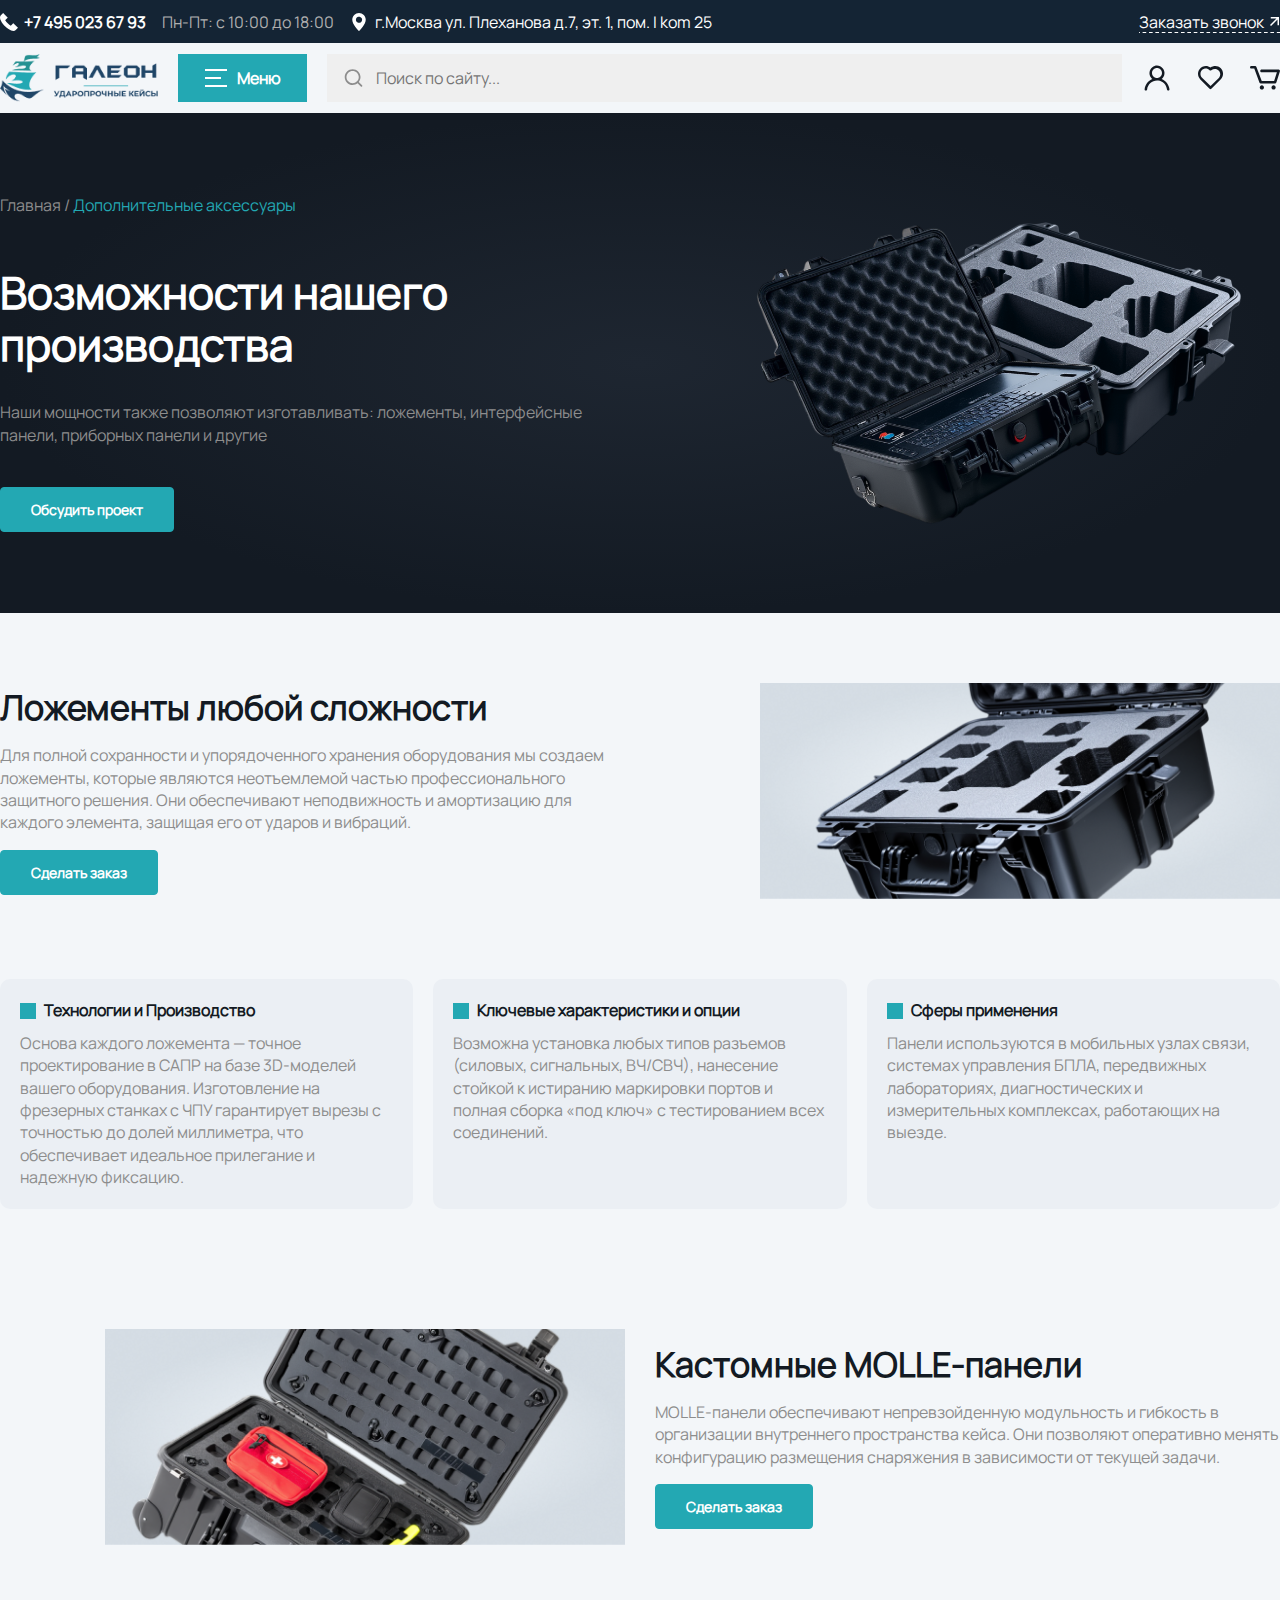
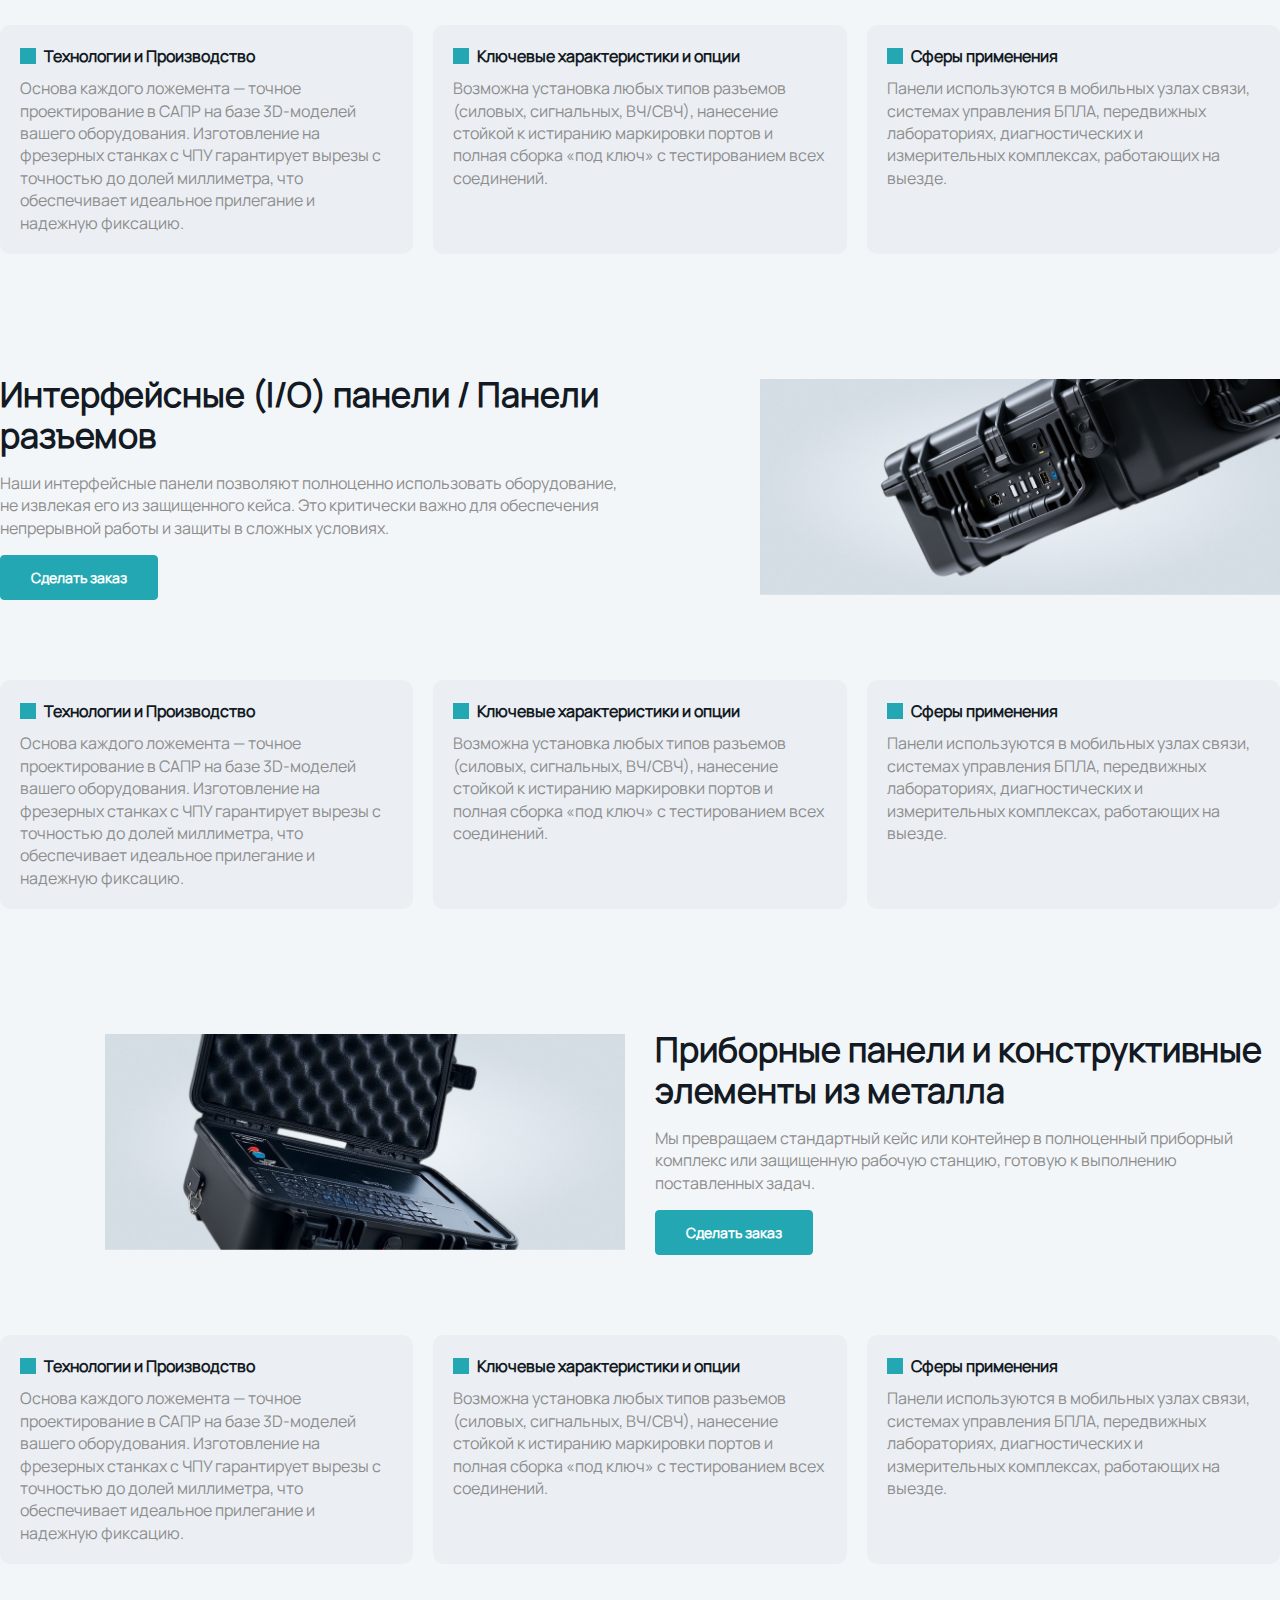
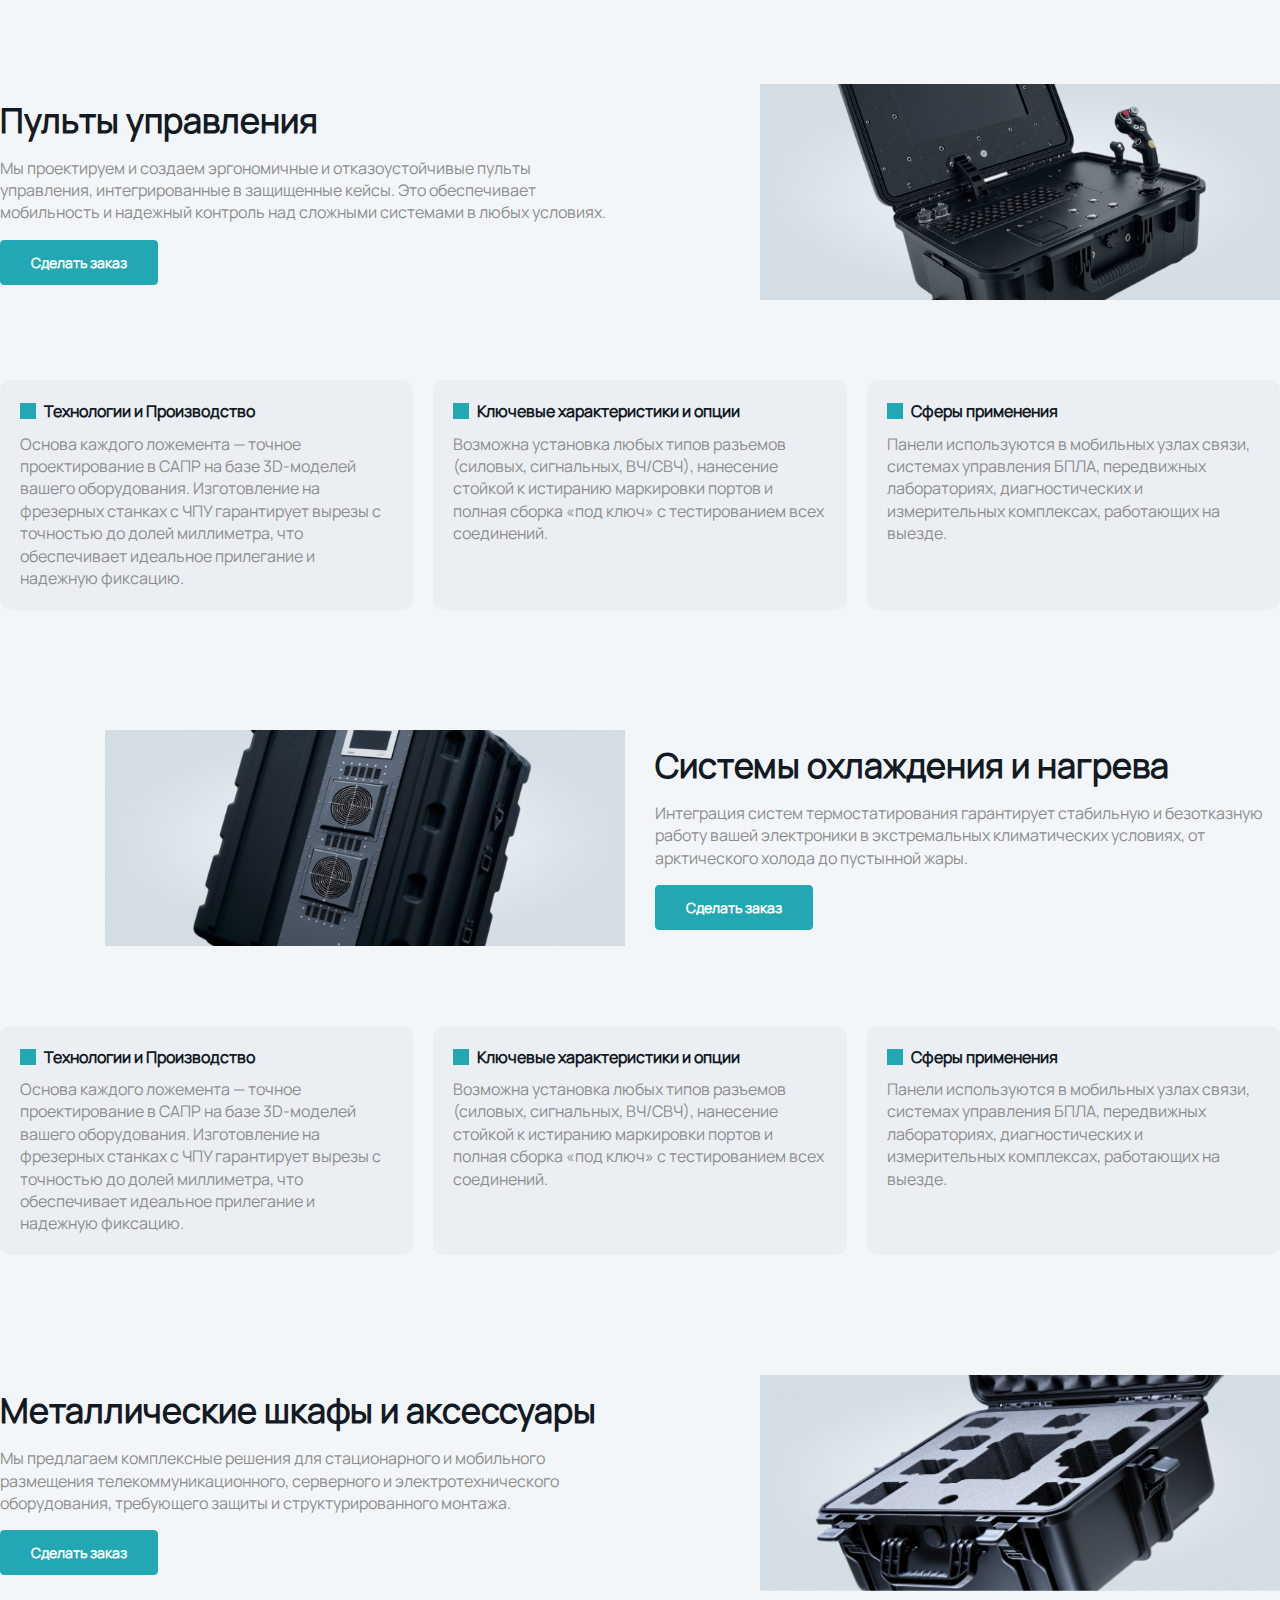
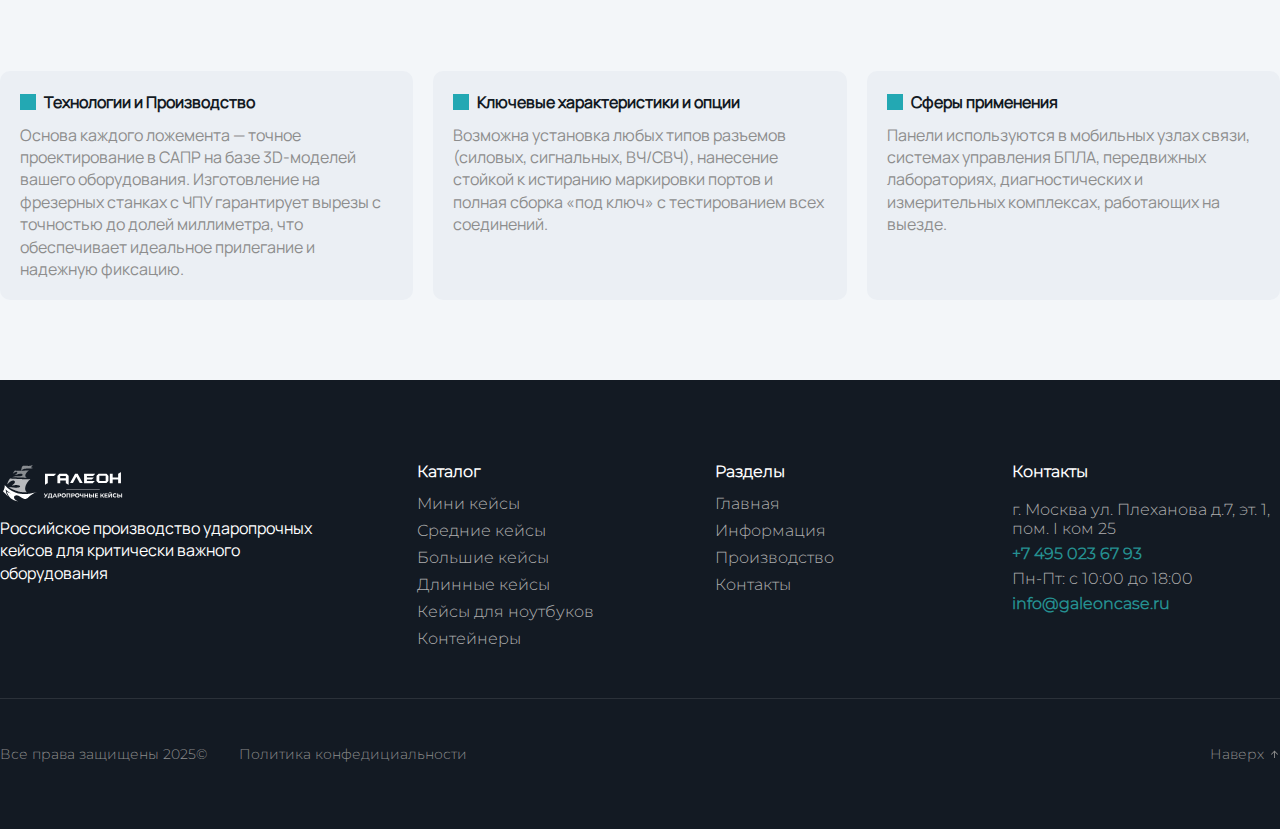
<file: additional.html>
<!doctype html>
<html lang="en">
  <head>
    <meta charset="UTF-8" />
    <meta name="viewport" content="width=device-width, initial-scale=1.0" />
    <title>Additional</title>
    <link rel="stylesheet" href="./css/product.css" />
    <link rel="stylesheet" href="./css/main.css" />
    <link rel="stylesheet" href="./css/additional.css" />
  </head>
  <body>
    <!--Header-top-->
    <div class="header-top">
      <div class="container header-top__wrapper">
        <div class="header-top__left">
          <a href="tel:+7 495 023 67 93" class="header-top__number">
            <svg
              xmlns="http://www.w3.org"
              width="18"
              height="18"
              viewBox="0 0 18 18"
              fill="none"
            >
              <g clip-path="url(#clip0_105_402)">
                <path
                  d="M13.3992 18C12.0282 18 10.3463 17.3687 8.49338 16.1248C4.74693 13.6108 0.362639 8.45134 0.0228328 4.96505C-0.0858422 3.85006 0.193777 2.95037 0.854039 2.29008L3.14415 0L7.80727 4.66313L7.43442 5.03603C6.8396 5.63093 5.8649 6.60355 5.16805 7.29568C5.8091 8.23711 7.0466 9.62831 7.95968 10.5414C8.82396 11.4049 9.82406 12.191 10.7254 12.793C11.3747 12.1395 12.2486 11.2629 12.9634 10.5465L13.3368 10.1733L18 14.8375L15.7376 17.0998C15.1356 17.7018 14.341 18 13.3992 18Z"
                  fill="white"
                />
              </g>
              <defs>
                <clipPath id="clip0_105_402">
                  <rect width="18" height="18" fill="white" />
                </clipPath>
              </defs>
            </svg>
            +7 495 023 67 93
          </a>
          <div class="header-top__date">Пн-Пт: с 10:00 до 18:00</div>
          <div class="header-top__location">
            <svg
              xmlns="http://www.w3.org"
              width="18"
              height="18"
              viewBox="0 0 18 18"
              fill="none"
            >
              <g clip-path="url(#clip0_105_396)">
                <path
                  d="M9 0C7.21052 0.00238121 5.49501 0.714305 4.22966 1.97966C2.9643 3.24501 2.25238 4.96052 2.25 6.75C2.25 11.5959 8.53875 17.6653 8.80594 17.9212C8.85791 17.9718 8.92753 18 9 18C9.07247 18 9.14209 17.9718 9.19406 17.9212C9.46125 17.6653 15.75 11.5959 15.75 6.75C15.7476 4.96052 15.0357 3.24501 13.7703 1.97966C12.505 0.714305 10.7895 0.00238121 9 0ZM9 9.84375C8.38811 9.84375 7.78997 9.6623 7.2812 9.32236C6.77244 8.98241 6.37591 8.49924 6.14175 7.93393C5.90759 7.36862 5.84632 6.74657 5.9657 6.14644C6.08507 5.54631 6.37972 4.99506 6.81239 4.56239C7.24506 4.12972 7.79631 3.83507 8.39644 3.7157C8.99657 3.59632 9.61862 3.65759 10.1839 3.89175C10.7492 4.12591 11.2324 4.52244 11.5724 5.0312C11.9123 5.53997 12.0938 6.13811 12.0938 6.75C12.0932 7.57035 11.7671 8.35696 11.187 8.93704C10.607 9.51711 9.82035 9.84323 9 9.84375Z"
                  fill="white"
                />
              </g>
              <defs>
                <clipPath id="clip0_105_396">
                  <rect width="18" height="18" fill="white" />
                </clipPath>
              </defs>
            </svg>
            г.Москва ул. Плеханова д.7, эт. 1, пом. I kom 25
          </div>
        </div>
        <div class="header-top__link">
          Заказать звонок
          <svg
            xmlns="http://www.w3.org"
            width="10"
            height="10"
            viewBox="0 0 10 10"
            fill="none"
          >
            <path
              d="M7.51575 2.5605L1.0605 9.01575L0 7.95525L6.4545 1.5H0.76575V0H9.01575V8.25H7.51575V2.5605Z"
              fill="white"
            />
          </svg>
        </div>
      </div>
    </div>
    <!--Header-->
    <div class="container">
      <header id="header">
        <a href="./index.html" class="header-logo">
          <img src="../img/logo.png" alt="" />
        </a>
        <div class="header-menu">
          <button>
            <svg
              xmlns="http://www.w3.org/2000/svg"
              width="22"
              height="22"
              viewBox="0 0 22 22"
              fill="none"
            >
              <rect y="2" width="22" height="2" fill="white" />
              <rect y="10" width="16" height="2" fill="white" />
              <rect y="18" width="22" height="2" fill="white" />
            </svg>
            Меню
          </button>
        </div>
        <div class="header-search">
          <svg
            xmlns="http://www.w3.org"
            width="22"
            height="22"
            viewBox="0 0 22 22"
            fill="none"
          >
            <path
              d="M10.0269 1.7704C7.84116 1.77407 5.74597 2.64398 4.2004 4.18955C2.65483 5.73512 1.78491 7.83031 1.78125 10.0161C1.78308 12.2037 2.65196 14.3014 4.19753 15.8495C5.7431 17.3977 7.83932 18.2701 10.0269 18.2756C11.9671 18.2756 13.7548 17.5931 15.1683 16.4636L18.6017 19.897C18.7757 20.0587 19.0055 20.1468 19.243 20.1426C19.4804 20.1385 19.7071 20.0424 19.8752 19.8747C20.0434 19.707 20.14 19.4806 20.1448 19.2432C20.1496 19.0057 20.0622 18.7756 19.9009 18.6013L16.4676 15.1644C17.6402 13.706 18.2794 11.8909 18.2795 10.0195C18.2795 5.47402 14.5724 1.7704 10.0269 1.7704ZM10.0269 3.60662C13.5816 3.60662 16.4433 6.46489 16.4433 10.0161C16.4433 13.5673 13.5816 16.4428 10.0269 16.4428C6.47227 16.4428 3.61401 13.5776 3.61401 10.023C3.61401 6.46835 6.47227 3.60662 10.0269 3.60662Z"
              fill="#8D8D8D"
            />
          </svg>
          <input type="text" placeholder="Поиск по сайту..." />
        </div>

        <div class="header-icons">
          <div class="header-icon">
            <svg
              xmlns="http://www.w3.org/2000/svg"
              width="30"
              height="30"
              viewBox="0 0 30 30"
              fill="none"
            >
              <path
                d="M19.6246 15.875C22.8746 13.375 23.4996 8.625 20.8746 5.375C18.2496 2.125 13.6246 1.5 10.3746 4.125C7.12461 6.75 6.49961 11.375 9.12461 14.625C9.49961 15.125 9.87461 15.5 10.3746 15.875C6.12461 17.625 3.12461 21.5 2.62461 26.125C2.49961 26.875 2.99961 27.375 3.74961 27.5C4.49961 27.625 4.99961 27.125 5.12461 26.375C5.74961 20.875 10.7496 16.875 16.1246 17.5C20.7496 18 24.3746 21.625 24.9996 26.375C25.1246 27 25.6246 27.5 26.2496 27.5H26.3746C26.9996 27.375 27.4996 26.75 27.4996 26.125C26.8746 21.5 23.8746 17.625 19.6246 15.875ZM14.9996 15C12.2496 15 9.99961 12.75 9.99961 10C9.99961 7.25 12.2496 5 14.9996 5C17.7496 5 19.9996 7.25 19.9996 10C19.9996 12.75 17.7496 15 14.9996 15Z"
                fill="#131A23"
              />
            </svg>
          </div>
          <div class="header-icon">
            <svg
              xmlns="http://www.w3.org/2000/svg"
              width="26"
              height="24"
              viewBox="0 0 26 24"
              fill="none"
            >
              <path
                d="M22.82 2.32015C20.07 -0.42985 15.695 -0.67985 12.57 1.57015C9.06997 -1.05485 4.19496 -0.30485 1.56997 3.19515C-0.805035 6.32015 -0.430035 10.6951 2.31997 13.4451L11.57 22.8202C12.07 23.3202 12.82 23.3202 13.32 22.8202L22.57 13.5702C25.82 10.3202 25.82 5.44515 22.82 2.32015ZM21.07 11.6952L12.57 20.0702L4.06996 11.6952C1.94496 9.57015 1.94496 6.19515 4.06996 4.07015C5.06996 3.07015 6.44496 2.57015 7.81996 2.57015C9.19497 2.57015 10.57 3.19515 11.57 4.19515C12.07 4.69515 12.82 4.69515 13.32 4.19515C15.57 2.32015 18.945 2.44515 20.82 4.69515C22.695 6.69515 22.695 9.69515 21.07 11.6952Z"
                fill="#131A23"
              />
            </svg>
          </div>
          <div class="header-icon">
            <svg
              xmlns="http://www.w3.org/2000/svg"
              width="30"
              height="24"
              viewBox="0 0 30 24"
              fill="none"
            >
              <path
                d="M29.9348 5.31522L26.4457 16.3043C26.1848 17.087 25.5 17.6087 24.6848 17.6087H11.2174C10.4348 17.6087 9.68478 17.1196 9.42391 16.4022L4.27174 2.6087H1.30435C0.586957 2.6087 0 2.02174 0 1.30435C0 0.586957 0.586957 0 1.30435 0H5.18478C5.73913 0 6.22826 0.358696 6.42391 0.880435L11.7391 15H24.1304L26.9022 6.19565H11.5435C10.8261 6.19565 10.2391 5.6087 10.2391 4.8913C10.2391 4.17391 10.8261 3.58696 11.5435 3.58696H28.6957C29.1196 3.58696 29.5109 3.81522 29.7391 4.1413C30 4.46739 30.0652 4.92391 29.9348 5.31522ZM11.8696 19.337C11.3152 19.337 10.7609 19.5652 10.3696 19.9565C9.97826 20.3478 9.75 20.9022 9.75 21.4565C9.75 22.0109 9.97826 22.5652 10.3696 22.9565C10.7609 23.3478 11.3152 23.5761 11.8696 23.5761C12.4239 23.5761 12.9783 23.3478 13.3696 22.9565C13.7609 22.5652 13.9891 22.0109 13.9891 21.4565C13.9891 20.9022 13.7609 20.3478 13.3696 19.9565C12.9783 19.5652 12.4239 19.337 11.8696 19.337ZM23.5761 19.337C23.0217 19.337 22.4674 19.5652 22.0761 19.9565C21.6848 20.3478 21.4565 20.9022 21.4565 21.4565C21.4565 22.0109 21.6848 22.5652 22.0761 22.9565C22.4674 23.3478 23.0217 23.5761 23.5761 23.5761C24.1304 23.5761 24.6848 23.3478 25.0761 22.9565C25.4674 22.5652 25.6957 22.0109 25.6957 21.4565C25.6957 20.9022 25.4674 20.3478 25.0761 19.9565C24.6848 19.5652 24.1304 19.337 23.5761 19.337Z"
                fill="#131A23"
              />
            </svg>
          </div>
        </div>
      </header>
    </div>
    <!--Main-->
    <div class="additional-main__banner">
      <div class="container">
        <div class="product-main">
          <div class="product-main__location">
            <a href="./index.html">Главная / </a>
            <div class="green">Дополнительные аксессуары</div>
          </div>
          <div class="product-main__subtitle">
            Возможности нашего производства
          </div>
          <div class="product-main__description">
            Наши мощности также позволяют изготавливать: ложементы, интерфейсные
            панели, приборных панели и другие
          </div>
          <a href="#" class="button1 product-main__button">Обсудить проект</a>
        </div>
        <div class="additional-main__img">
          <img src="../img/additional-banner__img.png" alt="Additional Img" />
        </div>
      </div>
    </div>
    <!--Additional-card-->
    <div class="container">
      <div class="additional-card__top">
        <div class="additional-card__left">
          <div class="additional-card__title">Ложементы любой сложности</div>
          <div class="additional-card__description">
            Для полной сохранности и упорядоченного хранения оборудования мы
            создаем ложементы, которые являются неотъемлемой частью
            профессионального защитного решения. Они обеспечивают неподвижность
            и амортизацию для каждого элемента, защищая его от ударов и
            вибраций.
          </div>
          <a href="#" class="additional-card__button">Сделать заказ</a>
        </div>
        <div class="additional-card__right">
          <img src="../img/Additional-card1.png" alt="" />
        </div>
      </div>
      <div class="additional-card__bottom-wrapper">
        <div class="additional-card__bottom">
          <div class="additional-card__bottom-title">
            <img src="../img/Additional-card__bottom-title.png" alt="" />
            Технологии и Производство
          </div>
          <div class="additional-card__bottom-description">
            Основа каждого ложемента — точное проектирование в САПР на базе
            3D-моделей вашего оборудования. Изготовление на фрезерных станках с
            ЧПУ гарантирует вырезы с точностью до долей миллиметра, что
            обеспечивает идеальное прилегание и надежную фиксацию.
          </div>
        </div>
        <div class="additional-card__bottom">
          <div class="additional-card__bottom-title">
            <img src="../img/Additional-card__bottom-title.png" alt="" /> Ключевые
            характеристики и опции
          </div>
          <div class="additional-card__bottom-description">
            Возможна установка любых типов разъемов (силовых, сигнальных,
            ВЧ/СВЧ), нанесение стойкой к истиранию маркировки портов и полная
            сборка «под ключ» с тестированием всех соединений.
          </div>
        </div>
        <div class="additional-card__bottom">
          <div class="additional-card__bottom-title">
            <img src="../img/Additional-card__bottom-title.png" alt="" /> Сферы
            применения
          </div>
          <div class="additional-card__bottom-description">
            Панели используются в мобильных узлах связи, системах управления
            БПЛА, передвижных лабораториях, диагностических и измерительных
            комплексах, работающих на выезде.
          </div>
        </div>
      </div>
    </div>
    <!--Additional-card-->
    <div class="container">
      <div class="additional-card__top">
        <div class="additional-card__right">
          <img src="../img/Additional-card2.png" alt="" />
        </div>
        <div class="additional-card__left">
          <div class="additional-card__title">Кастомные MOLLE-панели</div>
          <div class="additional-card__description">
            MOLLE-панели обеспечивают непревзойденную модульность и гибкость в
            организации внутреннего пространства кейса. Они позволяют оперативно
            менять конфигурацию размещения снаряжения в зависимости от текущей
            задачи.
          </div>
          <a href="#" class="additional-card__button">Сделать заказ</a>
        </div>
      </div>
      <div class="additional-card__bottom-wrapper">
        <div class="additional-card__bottom">
          <div class="additional-card__bottom-title">
            <img src="../img/Additional-card__bottom-title.png" alt="" />
            Технологии и Производство
          </div>
          <div class="additional-card__bottom-description">
            Основа каждого ложемента — точное проектирование в САПР на базе
            3D-моделей вашего оборудования. Изготовление на фрезерных станках с
            ЧПУ гарантирует вырезы с точностью до долей миллиметра, что
            обеспечивает идеальное прилегание и надежную фиксацию.
          </div>
        </div>
        <div class="additional-card__bottom">
          <div class="additional-card__bottom-title">
            <img src="../img/Additional-card__bottom-title.png" alt="" /> Ключевые
            характеристики и опции
          </div>
          <div class="additional-card__bottom-description">
            Возможна установка любых типов разъемов (силовых, сигнальных,
            ВЧ/СВЧ), нанесение стойкой к истиранию маркировки портов и полная
            сборка «под ключ» с тестированием всех соединений.
          </div>
        </div>
        <div class="additional-card__bottom">
          <div class="additional-card__bottom-title">
            <img src="../img/Additional-card__bottom-title.png" alt="" /> Сферы
            применения
          </div>
          <div class="additional-card__bottom-description">
            Панели используются в мобильных узлах связи, системах управления
            БПЛА, передвижных лабораториях, диагностических и измерительных
            комплексах, работающих на выезде.
          </div>
        </div>
      </div>
    </div>
    <!--Additional-card-->
    <div class="container">
      <div class="additional-card__top">
        <div class="additional-card__left">
          <div class="additional-card__title">
            Интерфейсные (I/O) панели / Панели разъемов
          </div>
          <div class="additional-card__description">
            Наши интерфейсные панели позволяют полноценно использовать
            оборудование, не извлекая его из защищенного кейса. Это критически
            важно для обеспечения непрерывной работы и защиты в сложных
            условиях.
          </div>
          <a href="#" class="additional-card__button">Сделать заказ</a>
        </div>
        <div class="additional-card__right">
          <img src="../img/Additional-card3.png" alt="" />
        </div>
      </div>
      <div class="additional-card__bottom-wrapper">
        <div class="additional-card__bottom">
          <div class="additional-card__bottom-title">
            <img src="../img/Additional-card__bottom-title.png" alt="" />
            Технологии и Производство
          </div>
          <div class="additional-card__bottom-description">
            Основа каждого ложемента — точное проектирование в САПР на базе
            3D-моделей вашего оборудования. Изготовление на фрезерных станках с
            ЧПУ гарантирует вырезы с точностью до долей миллиметра, что
            обеспечивает идеальное прилегание и надежную фиксацию.
          </div>
        </div>
        <div class="additional-card__bottom">
          <div class="additional-card__bottom-title">
            <img src="../img/Additional-card__bottom-title.png" alt="" /> Ключевые
            характеристики и опции
          </div>
          <div class="additional-card__bottom-description">
            Возможна установка любых типов разъемов (силовых, сигнальных,
            ВЧ/СВЧ), нанесение стойкой к истиранию маркировки портов и полная
            сборка «под ключ» с тестированием всех соединений.
          </div>
        </div>
        <div class="additional-card__bottom">
          <div class="additional-card__bottom-title">
            <img src="../img/Additional-card__bottom-title.png" alt="" /> Сферы
            применения
          </div>
          <div class="additional-card__bottom-description">
            Панели используются в мобильных узлах связи, системах управления
            БПЛА, передвижных лабораториях, диагностических и измерительных
            комплексах, работающих на выезде.
          </div>
        </div>
      </div>
    </div>
    <!--Additional-card-->
    <div class="container">
      <div class="additional-card__top">
        <div class="additional-card__right">
          <img src="../img/Additional-card4.png" alt="" />
        </div>
        <div class="additional-card__left">
          <div class="additional-card__title">
            Приборные панели и конструктивные элементы из металла
          </div>
          <div class="additional-card__description">
            Мы превращаем стандартный кейс или контейнер в полноценный приборный
            комплекс или защищенную рабочую станцию, готовую к выполнению
            поставленных задач.
          </div>
          <a href="#" class="additional-card__button">Сделать заказ</a>
        </div>
      </div>
      <div class="additional-card__bottom-wrapper">
        <div class="additional-card__bottom">
          <div class="additional-card__bottom-title">
            <img src="../img/Additional-card__bottom-title.png" alt="" />
            Технологии и Производство
          </div>
          <div class="additional-card__bottom-description">
            Основа каждого ложемента — точное проектирование в САПР на базе
            3D-моделей вашего оборудования. Изготовление на фрезерных станках с
            ЧПУ гарантирует вырезы с точностью до долей миллиметра, что
            обеспечивает идеальное прилегание и надежную фиксацию.
          </div>
        </div>
        <div class="additional-card__bottom">
          <div class="additional-card__bottom-title">
            <img src="../img/Additional-card__bottom-title.png" alt="" /> Ключевые
            характеристики и опции
          </div>
          <div class="additional-card__bottom-description">
            Возможна установка любых типов разъемов (силовых, сигнальных,
            ВЧ/СВЧ), нанесение стойкой к истиранию маркировки портов и полная
            сборка «под ключ» с тестированием всех соединений.
          </div>
        </div>
        <div class="additional-card__bottom">
          <div class="additional-card__bottom-title">
            <img src="../img/Additional-card__bottom-title.png" alt="" /> Сферы
            применения
          </div>
          <div class="additional-card__bottom-description">
            Панели используются в мобильных узлах связи, системах управления
            БПЛА, передвижных лабораториях, диагностических и измерительных
            комплексах, работающих на выезде.
          </div>
        </div>
      </div>
    </div>
    <!--Additional-card-->
    <div class="container">
      <div class="additional-card__top">
        <div class="additional-card__left">
          <div class="additional-card__title">Пульты управления</div>
          <div class="additional-card__description">
            Мы проектируем и создаем эргономичные и отказоустойчивые пульты
            управления, интегрированные в защищенные кейсы. Это обеспечивает
            мобильность и надежный контроль над сложными системами в любых
            условиях.
          </div>
          <a href="#" class="additional-card__button">Сделать заказ</a>
        </div>
        <div class="additional-card__right">
          <img src="../img/Additional-card5.png" alt="" />
        </div>
      </div>
      <div class="additional-card__bottom-wrapper">
        <div class="additional-card__bottom">
          <div class="additional-card__bottom-title">
            <img src="../img/Additional-card__bottom-title.png" alt="" />
            Технологии и Производство
          </div>
          <div class="additional-card__bottom-description">
            Основа каждого ложемента — точное проектирование в САПР на базе
            3D-моделей вашего оборудования. Изготовление на фрезерных станках с
            ЧПУ гарантирует вырезы с точностью до долей миллиметра, что
            обеспечивает идеальное прилегание и надежную фиксацию.
          </div>
        </div>
        <div class="additional-card__bottom">
          <div class="additional-card__bottom-title">
            <img src="../img/Additional-card__bottom-title.png" alt="" /> Ключевые
            характеристики и опции
          </div>
          <div class="additional-card__bottom-description">
            Возможна установка любых типов разъемов (силовых, сигнальных,
            ВЧ/СВЧ), нанесение стойкой к истиранию маркировки портов и полная
            сборка «под ключ» с тестированием всех соединений.
          </div>
        </div>
        <div class="additional-card__bottom">
          <div class="additional-card__bottom-title">
            <img src="../img/Additional-card__bottom-title.png" alt="" /> Сферы
            применения
          </div>
          <div class="additional-card__bottom-description">
            Панели используются в мобильных узлах связи, системах управления
            БПЛА, передвижных лабораториях, диагностических и измерительных
            комплексах, работающих на выезде.
          </div>
        </div>
      </div>
    </div>
    <!--Additional-card-->
    <div class="container">
      <div class="additional-card__top">
        <div class="additional-card__right">
          <img src="../img/Additional-card6.png" alt="" />
        </div>
        <div class="additional-card__left">
          <div class="additional-card__title">Системы охлаждения и нагрева</div>
          <div class="additional-card__description">
            Интеграция систем термостатирования гарантирует стабильную и
            безотказную работу вашей электроники в экстремальных климатических
            условиях, от арктического холода до пустынной жары.
          </div>
          <a href="#" class="additional-card__button">Сделать заказ</a>
        </div>
      </div>
      <div class="additional-card__bottom-wrapper">
        <div class="additional-card__bottom">
          <div class="additional-card__bottom-title">
            <img src="../img/Additional-card__bottom-title.png" alt="" />
            Технологии и Производство
          </div>
          <div class="additional-card__bottom-description">
            Основа каждого ложемента — точное проектирование в САПР на базе
            3D-моделей вашего оборудования. Изготовление на фрезерных станках с
            ЧПУ гарантирует вырезы с точностью до долей миллиметра, что
            обеспечивает идеальное прилегание и надежную фиксацию.
          </div>
        </div>
        <div class="additional-card__bottom">
          <div class="additional-card__bottom-title">
            <img src="../img/Additional-card__bottom-title.png" alt="" /> Ключевые
            характеристики и опции
          </div>
          <div class="additional-card__bottom-description">
            Возможна установка любых типов разъемов (силовых, сигнальных,
            ВЧ/СВЧ), нанесение стойкой к истиранию маркировки портов и полная
            сборка «под ключ» с тестированием всех соединений.
          </div>
        </div>
        <div class="additional-card__bottom">
          <div class="additional-card__bottom-title">
            <img src="../img/Additional-card__bottom-title.png" alt="" /> Сферы
            применения
          </div>
          <div class="additional-card__bottom-description">
            Панели используются в мобильных узлах связи, системах управления
            БПЛА, передвижных лабораториях, диагностических и измерительных
            комплексах, работающих на выезде.
          </div>
        </div>
      </div>
    </div>
    <!--Additional-card-->
    <div class="container">
      <div class="additional-card__top">
        <div class="additional-card__left">
          <div class="additional-card__title">
            Металлические шкафы и аксессуары
          </div>
          <div class="additional-card__description">
            Мы предлагаем комплексные решения для стационарного и мобильного
            размещения телекоммуникационного, серверного и электротехнического
            оборудования, требующего защиты и структурированного монтажа.
          </div>
          <a href="#" class="additional-card__button">Сделать заказ</a>
        </div>
        <div class="additional-card__right">
          <img src="../img/Additional-card1.png" alt="" />
        </div>
      </div>
      <div class="additional-card__bottom-wrapper">
        <div class="additional-card__bottom">
          <div class="additional-card__bottom-title">
            <img src="../img/Additional-card__bottom-title.png" alt="" />
            Технологии и Производство
          </div>
          <div class="additional-card__bottom-description">
            Основа каждого ложемента — точное проектирование в САПР на базе
            3D-моделей вашего оборудования. Изготовление на фрезерных станках с
            ЧПУ гарантирует вырезы с точностью до долей миллиметра, что
            обеспечивает идеальное прилегание и надежную фиксацию.
          </div>
        </div>
        <div class="additional-card__bottom">
          <div class="additional-card__bottom-title">
            <img src="../img/Additional-card__bottom-title.png" alt="" /> Ключевые
            характеристики и опции
          </div>
          <div class="additional-card__bottom-description">
            Возможна установка любых типов разъемов (силовых, сигнальных,
            ВЧ/СВЧ), нанесение стойкой к истиранию маркировки портов и полная
            сборка «под ключ» с тестированием всех соединений.
          </div>
        </div>
        <div class="additional-card__bottom">
          <div class="additional-card__bottom-title">
            <img src="../img/Additional-card__bottom-title.png" alt="" /> Сферы
            применения
          </div>
          <div class="additional-card__bottom-description">
            Панели используются в мобильных узлах связи, системах управления
            БПЛА, передвижных лабораториях, диагностических и измерительных
            комплексах, работающих на выезде.
          </div>
        </div>
      </div>
    </div>
    <!--Footer-->
    <div class="footer-banner__area">
      <div class="container">
        <footer id="footer">
          <div class="container">
            <div class="footer-top">
              <div class="footer-top1">
                <div class="footer-top1__img">
                  <img src="../img/footer-img.svg" alt="Galeon Case" />
                </div>
                <div class="footer-top1__description">
                  Российское производство ударопрочных кейсов для критически
                  важного оборудования
                </div>
              </div>
              <div class="footer-top2">
                <div class="footer-top2__title">Каталог</div>
                <div class="footer-top2__items">
                  <div class="footer-top2__item">Мини кейсы</div>
                  <div class="footer-top2__item">Средние кейсы</div>
                  <div class="footer-top2__item">Большие кейсы</div>
                  <div class="footer-top2__item">Длинные кейсы</div>
                  <div class="footer-top2__item">Кейсы для ноутбуков</div>
                  <div class="footer-top2__item">Контейнеры</div>
                </div>
              </div>
              <div class="footer-top3">
                <div class="footer-top3__title">Разделы</div>
                <div class="footer-top3__items">
                  <div class="footer-top3__item">Главная</div>
                  <div class="footer-top3__item">Информация</div>
                  <div class="footer-top3__item">Производство</div>
                  <div class="footer-top3__item">Контакты</div>
                </div>
              </div>
              <div class="footer-top4">
                <div class="footer-top4__title">Контакты</div>
                <div class="footer-top4__location">
                  г. Москва ул. Плеханова д.7, эт. 1, пом. I ком 25
                </div>
                <div class="footer-top4__number">+7 495 023 67 93</div>
                <div class="footer-top4__date">Пн-Пт: с 10:00 до 18:00</div>
                <div class="footer-top4__email">info@galeoncase.ru</div>
              </div>
            </div>
            <div class="footer-line"></div>
            <div class="footer-bottom">
              <div class="footer-bottom__left">
                <div class="footer-bottom1">Все права защищены 2025©</div>
                <div class="footer-bottom2">Политика конфедициальности</div>
              </div>
              <div class="footer-bottom__link">
                Наверх
                <svg
                  xmlns="http://www.w3.org/2000/svg"
                  width="11"
                  height="11"
                  viewBox="0 0 14 14"
                  fill="none"
                >
                  <path
                    d="M7.58072 4.2811L7.58072 11.3815L6.41423 11.3815L6.41381 4.28151L3.28516 7.41016L2.4602 6.58521L6.99747 2.04794L11.5347 6.58521L10.7098 7.41016L7.58072 4.2811Z"
                    fill="#8D8D8D"
                  />
                </svg>
              </div>
            </div>
          </div>
        </footer>
      </div>
    </div>
    <script src="../js/script.js"></script>
  </body>
</html>
</file>
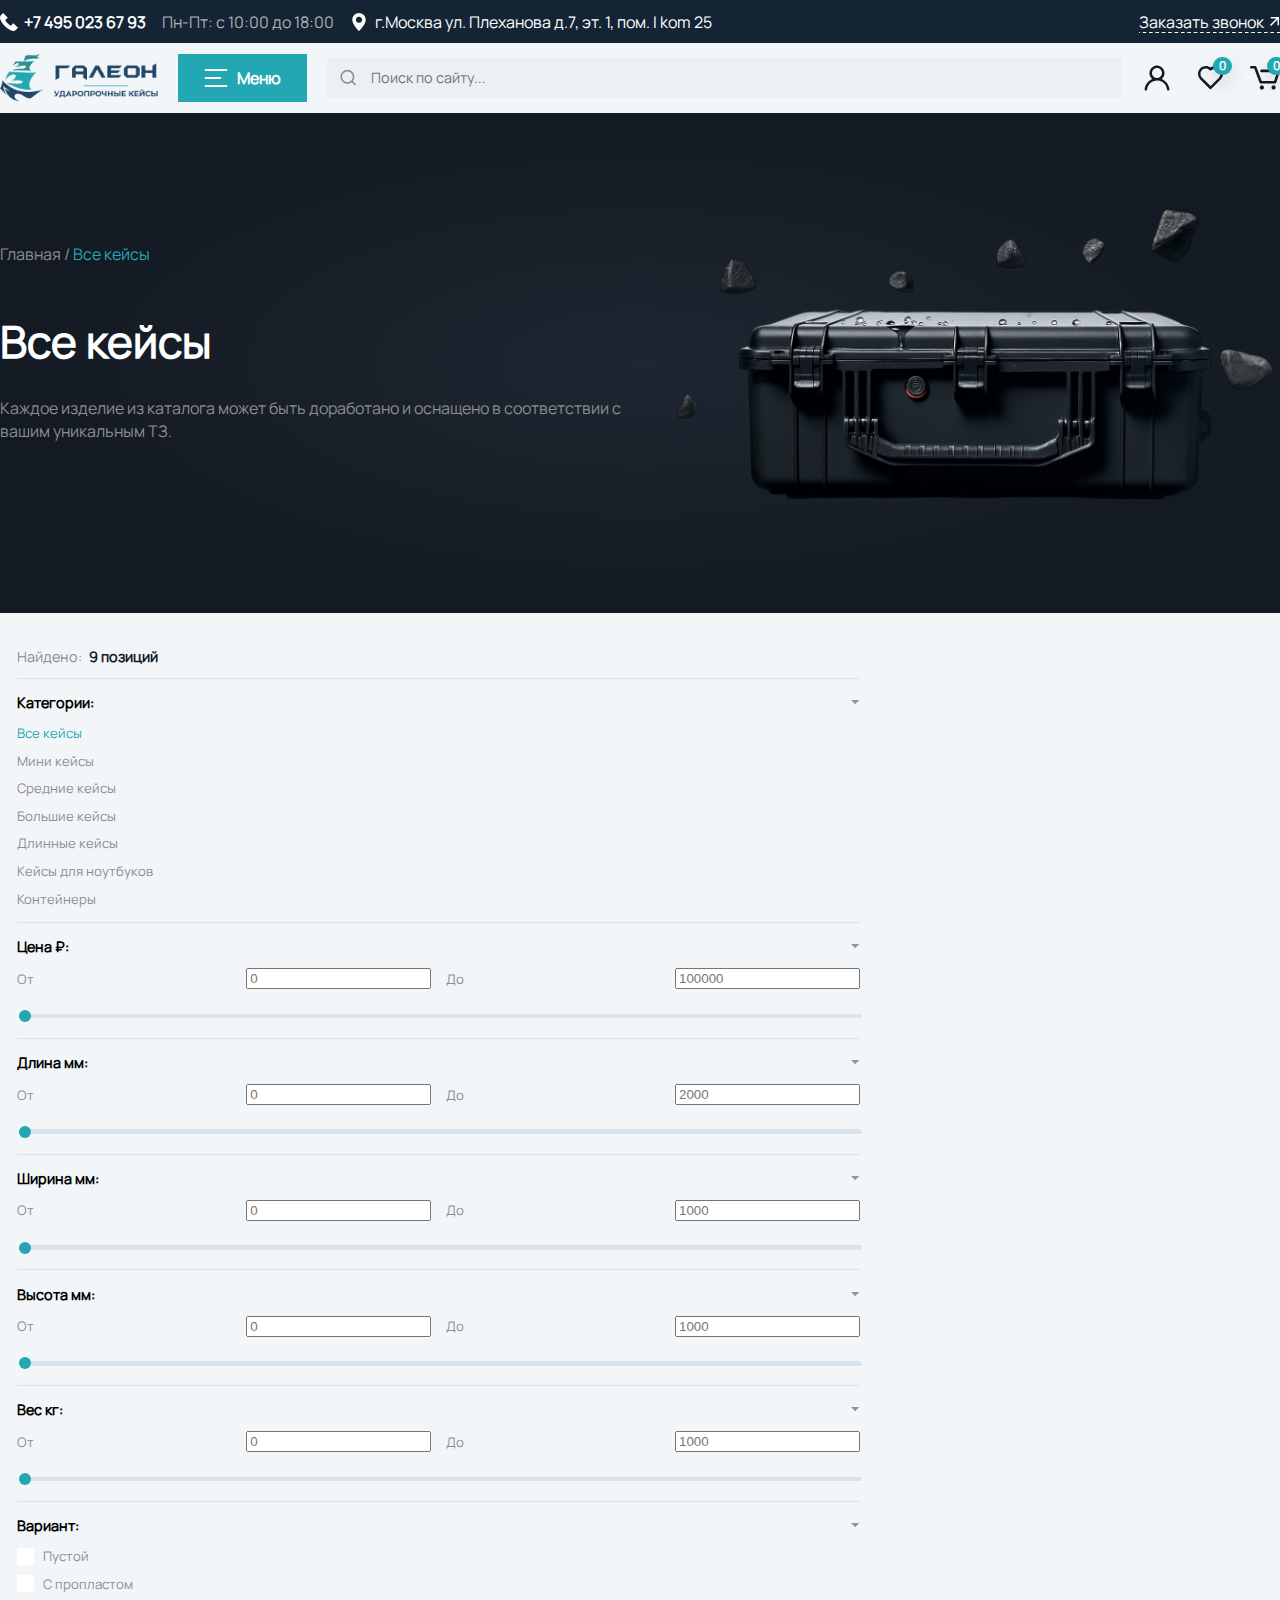
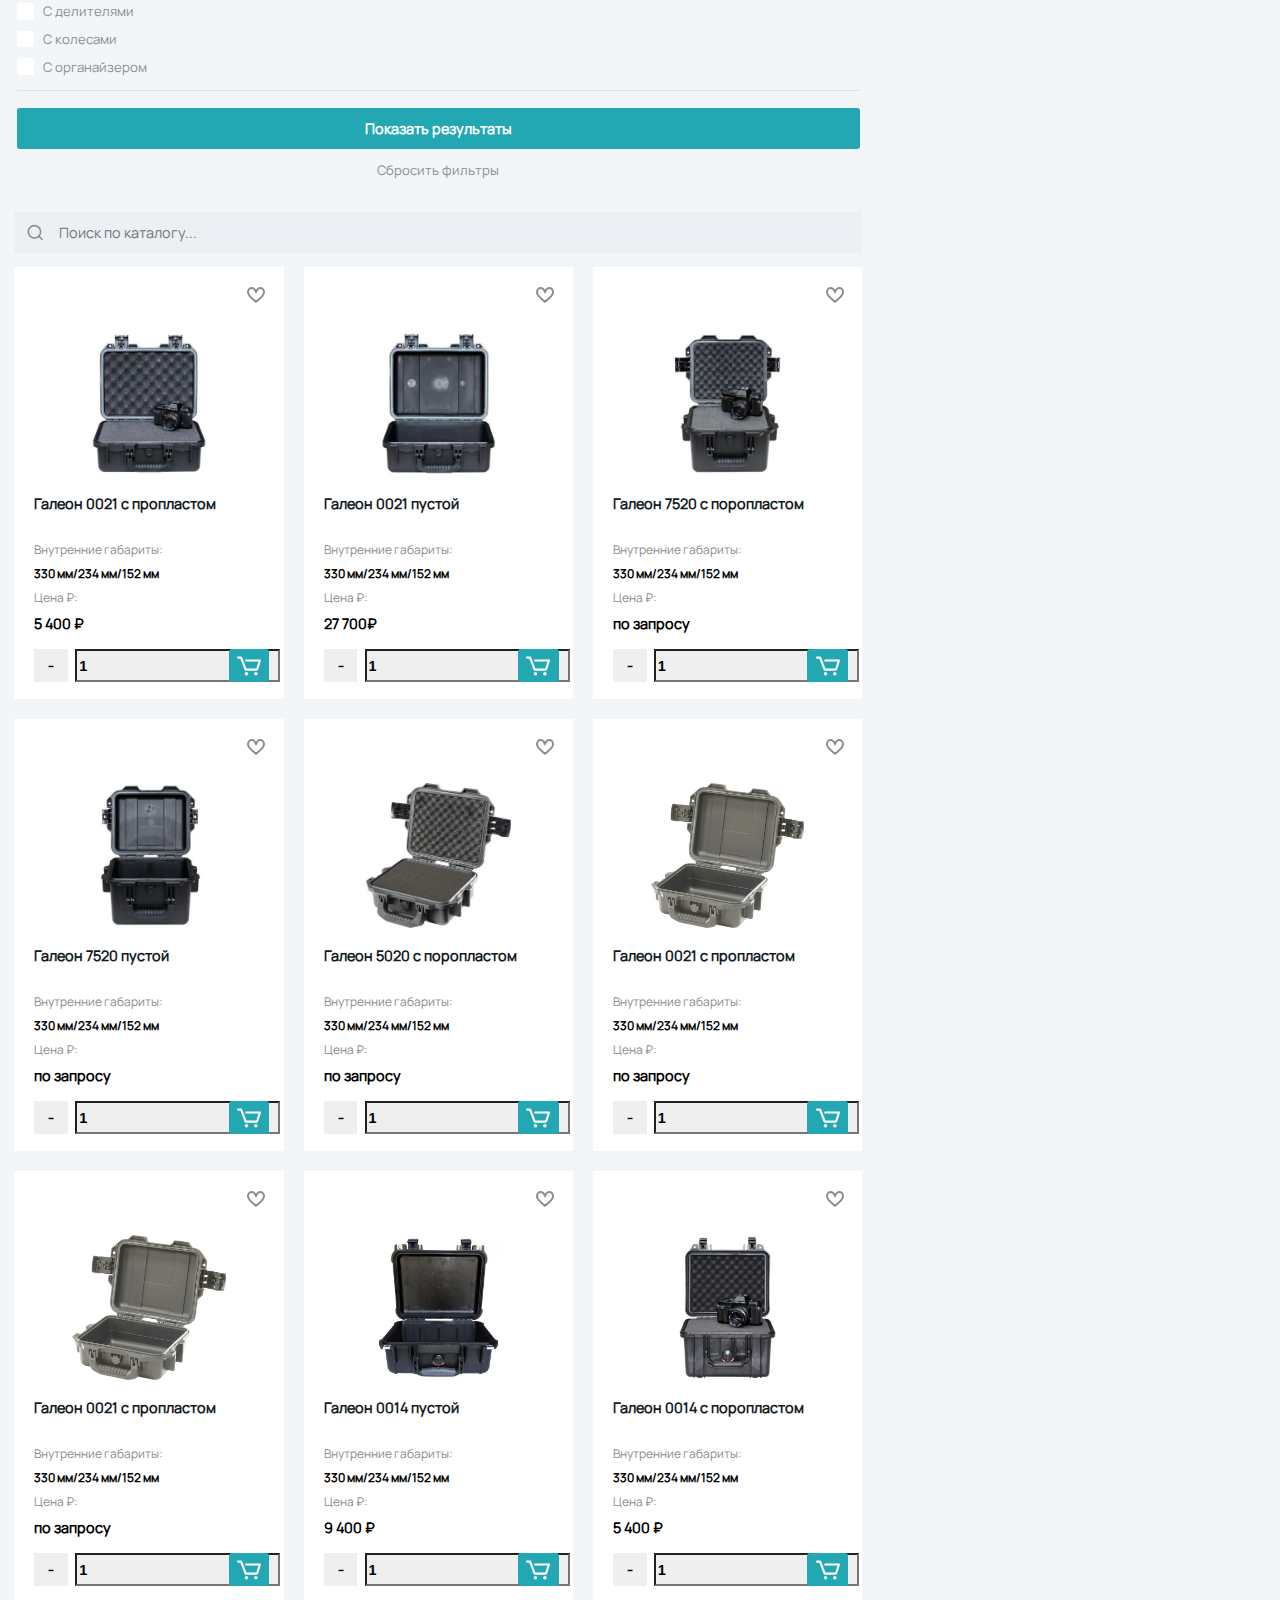
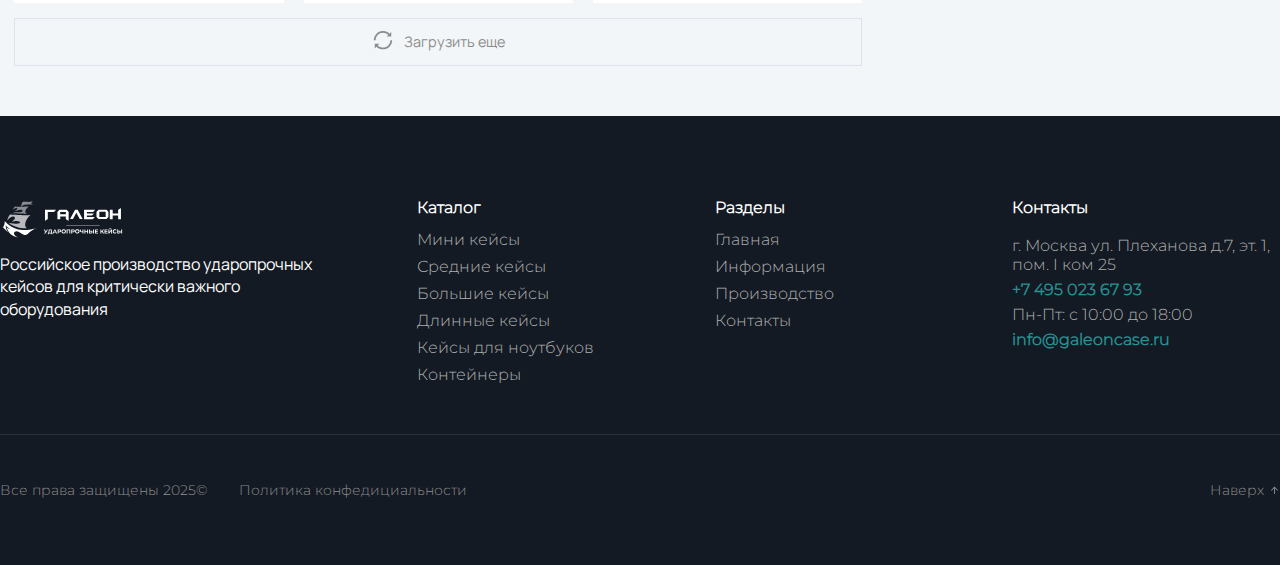
<file: catalog.html>
<!doctype html>
<html lang="en">
  <head>
    <meta charset="UTF-8" />
    <meta name="viewport" content="width=device-width, initial-scale=1.0" />
    <title>Catalog</title>
    <link rel="stylesheet" href="./css/main.css" />
    <link rel="stylesheet" href="./css/contact.css" />
    <link rel="stylesheet" href="./css/catalog.css" />
    <link rel="stylesheet" href="./css/additional.css" />
    <link rel="stylesheet" href="./css/product.css" />
  </head>
  <body>
    <!--Header-top-->
    <div class="header-top">
      <div class="container header-top__wrapper">
        <div class="header-top__left">
          <a href="tel:+7 495 023 67 93" class="header-top__number">
            <svg
              xmlns="http://www.w3.org"
              width="18"
              height="18"
              viewBox="0 0 18 18"
              fill="none"
            >
              <g clip-path="url(#clip0_105_402)">
                <path
                  d="M13.3992 18C12.0282 18 10.3463 17.3687 8.49338 16.1248C4.74693 13.6108 0.362639 8.45134 0.0228328 4.96505C-0.0858422 3.85006 0.193777 2.95037 0.854039 2.29008L3.14415 0L7.80727 4.66313L7.43442 5.03603C6.8396 5.63093 5.8649 6.60355 5.16805 7.29568C5.8091 8.23711 7.0466 9.62831 7.95968 10.5414C8.82396 11.4049 9.82406 12.191 10.7254 12.793C11.3747 12.1395 12.2486 11.2629 12.9634 10.5465L13.3368 10.1733L18 14.8375L15.7376 17.0998C15.1356 17.7018 14.341 18 13.3992 18Z"
                  fill="white"
                />
              </g>
              <defs>
                <clipPath id="clip0_105_402">
                  <rect width="18" height="18" fill="white" />
                </clipPath>
              </defs>
            </svg>
            +7 495 023 67 93
          </a>
          <div class="header-top__date">Пн-Пт: с 10:00 до 18:00</div>
          <div class="header-top__location">
            <svg
              xmlns="http://www.w3.org"
              width="18"
              height="18"
              viewBox="0 0 18 18"
              fill="none"
            >
              <g clip-path="url(#clip0_105_396)">
                <path
                  d="M9 0C7.21052 0.00238121 5.49501 0.714305 4.22966 1.97966C2.9643 3.24501 2.25238 4.96052 2.25 6.75C2.25 11.5959 8.53875 17.6653 8.80594 17.9212C8.85791 17.9718 8.92753 18 9 18C9.07247 18 9.14209 17.9718 9.19406 17.9212C9.46125 17.6653 15.75 11.5959 15.75 6.75C15.7476 4.96052 15.0357 3.24501 13.7703 1.97966C12.505 0.714305 10.7895 0.00238121 9 0ZM9 9.84375C8.38811 9.84375 7.78997 9.6623 7.2812 9.32236C6.77244 8.98241 6.37591 8.49924 6.14175 7.93393C5.90759 7.36862 5.84632 6.74657 5.9657 6.14644C6.08507 5.54631 6.37972 4.99506 6.81239 4.56239C7.24506 4.12972 7.79631 3.83507 8.39644 3.7157C8.99657 3.59632 9.61862 3.65759 10.1839 3.89175C10.7492 4.12591 11.2324 4.52244 11.5724 5.0312C11.9123 5.53997 12.0938 6.13811 12.0938 6.75C12.0932 7.57035 11.7671 8.35696 11.187 8.93704C10.607 9.51711 9.82035 9.84323 9 9.84375Z"
                  fill="white"
                />
              </g>
              <defs>
                <clipPath id="clip0_105_396">
                  <rect width="18" height="18" fill="white" />
                </clipPath>
              </defs>
            </svg>
            г.Москва ул. Плеханова д.7, эт. 1, пом. I kom 25
          </div>
        </div>
        <div class="header-top__link">
          Заказать звонок
          <svg
            xmlns="http://www.w3.org/2000/svg"
            width="10"
            height="10"
            viewBox="0 0 10 10"
            fill="none"
          >
            <path
              d="M7.51575 2.5605L1.0605 9.01575L0 7.95525L6.4545 1.5H0.76575V0H9.01575V8.25H7.51575V2.5605Z"
              fill="white"
            />
          </svg>
        </div>
      </div>
    </div>

    <!--Header-->
    <div class="container">
      <header id="header">
        <a href="./index.html" class="header-logo">
          <img src="img/logo.png" alt="" />
        </a>

        <div class="header-menu">
          <button>
            <svg
              xmlns="http://www.w3.org/2000/svg"
              width="22"
              height="22"
              viewBox="0 0 22 22"
              fill="none"
            >
              <rect y="2" width="22" height="2" fill="white" />
              <rect y="10" width="16" height="2" fill="white" />
              <rect y="18" width="22" height="2" fill="white" />
            </svg>
            Меню
          </button>
        </div>

        <div class="header-search">
          <svg
            xmlns="http://www.w3.org"
            width="22"
            height="22"
            viewBox="0 0 22 22"
            fill="none"
          >
            <path
              d="M10.0269 1.7704C7.84116 1.77407 5.74597 2.64398 4.2004 4.18955C2.65483 5.73512 1.78491 7.83031 1.78125 10.0161C1.78308 12.2037 2.65196 14.3014 4.19753 15.8495C5.7431 17.3977 7.83932 18.2701 10.0269 18.2756C11.9671 18.2756 13.7548 17.5931 15.1683 16.4636L18.6017 19.897C18.7757 20.0587 19.0055 20.1468 19.243 20.1426C19.4804 20.1385 19.7071 20.0424 19.8752 19.8747C20.0434 19.707 20.14 19.4806 20.1448 19.2432C20.1496 19.0057 20.0622 18.7756 19.9009 18.6013L16.4676 15.1644C17.6402 13.706 18.2794 11.8909 18.2795 10.0195C18.2795 5.47402 14.5724 1.7704 10.0269 1.7704ZM10.0269 3.60662C13.5816 3.60662 16.4433 6.46489 16.4433 10.0161C16.4433 13.5673 13.5816 16.4428 10.0269 16.4428C6.47227 16.4428 3.61401 13.5776 3.61401 10.023C3.61401 6.46835 6.47227 3.60662 10.0269 3.60662Z"
              fill="#8D8D8D"
            />
          </svg>
          <input type="text" placeholder="Поиск по сайту..." />
        </div>

        <div class="header-icons">
          <div class="header-icon">
            <svg
              xmlns="http://www.w3.org/2000/svg"
              width="30"
              height="30"
              viewBox="0 0 30 30"
              fill="none"
            >
              <path
                d="M19.6246 15.875C22.8746 13.375 23.4996 8.625 20.8746 5.375C18.2496 2.125 13.6246 1.5 10.3746 4.125C7.12461 6.75 6.49961 11.375 9.12461 14.625C9.49961 15.125 9.87461 15.5 10.3746 15.875C6.12461 17.625 3.12461 21.5 2.62461 26.125C2.49961 26.875 2.99961 27.375 3.74961 27.5C4.49961 27.625 4.99961 27.125 5.12461 26.375C5.74961 20.875 10.7496 16.875 16.1246 17.5C20.7496 18 24.3746 21.625 24.9996 26.375C25.1246 27 25.6246 27.5 26.2496 27.5H26.3746C26.9996 27.375 27.4996 26.75 27.4996 26.125C26.8746 21.5 23.8746 17.625 19.6246 15.875ZM14.9996 15C12.2496 15 9.99961 12.75 9.99961 10C9.99961 7.25 12.2496 5 14.9996 5C17.7496 5 19.9996 7.25 19.9996 10C19.9996 12.75 17.7496 15 14.9996 15Z"
                fill="#131A23"
              />
            </svg>
          </div>

          <div class="header-icon">
            <svg
              xmlns="http://www.w3.org/2000/svg"
              width="26"
              height="24"
              viewBox="0 0 26 24"
              fill="none"
            >
              <path
                d="M22.82 2.32015C20.07 -0.42985 15.695 -0.67985 12.57 1.57015C9.06997 -1.05485 4.19496 -0.30485 1.56997 3.19515C-0.805035 6.32015 -0.430035 10.6951 2.31997 13.4451L11.57 22.8202C12.07 23.3202 12.82 23.3202 13.32 22.8202L22.57 13.5702C25.82 10.3202 25.82 5.44515 22.82 2.32015ZM21.07 11.6952L12.57 20.0702L4.06996 11.6952C1.94496 9.57015 1.94496 6.19515 4.06996 4.07015C5.06996 3.07015 6.44496 2.57015 7.81996 2.57015C9.19497 2.57015 10.57 3.19515 11.57 4.19515C12.07 4.69515 12.82 4.69515 13.32 4.19515C15.57 2.32015 18.945 2.44515 20.82 4.69515C22.695 6.69515 22.695 9.69515 21.07 11.6952Z"
                fill="#131A23"
              />
            </svg>
          </div>

          <div class="header-icon">
            <svg
              xmlns="http://www.w3.org/2000/svg"
              width="30"
              height="24"
              viewBox="0 0 30 24"
              fill="none"
            >
              <path
                d="M29.9348 5.31522L26.4457 16.3043C26.1848 17.087 25.5 17.6087 24.6848 17.6087H11.2174C10.4348 17.6087 9.68478 17.1196 9.42391 16.4022L4.27174 2.6087H1.30435C0.586957 2.6087 0 2.02174 0 1.30435C0 0.586957 0.586957 0 1.30435 0H5.18478C5.73913 0 6.22826 0.358696 6.42391 0.880435L11.7391 15H24.1304L26.9022 6.19565H11.5435C10.8261 6.19565 10.2391 5.6087 10.2391 4.8913C10.2391 4.17391 10.8261 3.58696 11.5435 3.58696H28.6957C29.1196 3.58696 29.5109 3.81522 29.7391 4.1413C30 4.46739 30.0652 4.92391 29.9348 5.31522ZM11.8696 19.337C11.3152 19.337 10.7609 19.5652 10.3696 19.9565C9.97826 20.3478 9.75 20.9022 9.75 21.4565C9.75 22.0109 9.97826 22.5652 10.3696 22.9565C10.7609 23.3478 11.3152 23.5761 11.8696 23.5761C12.4239 23.5761 12.9783 23.3478 13.3696 22.9565C13.7609 22.5652 13.9891 22.0109 13.9891 21.4565C13.9891 20.9022 13.7609 20.3478 13.3696 19.9565C12.9783 19.5652 12.4239 19.337 11.8696 19.337ZM23.5761 19.337C23.0217 19.337 22.4674 19.5652 22.0761 19.9565C21.6848 20.3478 21.4565 20.9022 21.4565 21.4565C21.4565 22.0109 21.6848 22.5652 22.0761 22.9565C22.4674 23.3478 23.0217 23.5761 23.5761 23.5761C24.1304 23.5761 24.6848 23.3478 25.0761 22.9565C25.4674 22.5652 25.6957 22.0109 25.6957 21.4565C25.6957 20.9022 25.4674 20.3478 25.0761 19.9565C24.6848 19.5652 24.1304 19.337 23.5761 19.337Z"
                fill="#131A23"
              />
            </svg>
          </div>
        </div>
      </header>
    </div>

    <!--Catalog-main-->
    <div class="additional-main__banner">
      <div class="container">
        <div class="product-main">
          <div class="product-main__location">
            <a href="./index.html">Главная / </a>
            <div class="green">Все кейсы</div>
          </div>
          <div class="product-main__subtitle">Все кейсы</div>
          <div class="product-main__description">
            Каждое изделие из каталога может быть доработано и оснащено в
            соответствии с вашим уникальным ТЗ.
          </div>
        </div>
        <div class="catalog-main__img">
          <img
            src="img/catalog-main__img.png"
            class="catalog-card__img"
            alt="Additional Img"
          />
        </div>
      </div>
    </div>

    <div class="container">
      <div class="catalog-page">
        <div class="catalog-page__body">
          <div class="catalog-page__filter">
            <div class="catalog-products__filter">
              <div class="products-filter__find">
                Найдено:
                <div class="number">199 позиций</div>
              </div>

              <div class="products-filter__category">
                <div class="filter-category__title">Категории:</div>
                <div class="filter-category__items">
                  <div class="filter-category__item active">Все кейсы</div>
                  <div class="filter-category__item">Мини кейсы</div>
                  <div class="filter-category__item">Средние кейсы</div>
                  <div class="filter-category__item">Большие кейсы</div>
                  <div class="filter-category__item">Длинные кейсы</div>
                  <div class="filter-category__item">Кейсы для ноутбуков</div>
                  <div class="filter-category__item">Контейнеры</div>
                </div>
              </div>

              <div class="products-filter__price">
                <div class="filter-price__title">Цена ₽:</div>
                <div class="filter-price__start">
                  От <input type="number" placeholder="0" />
                </div>
                <div class="filter-price__end">
                  До <input type="number" placeholder="100000" />
                </div>
                <div class="filter-price__slider">
                  <input
                    type="range"
                    min="0"
                    max="100000"
                    value="0"
                    class="slider"
                    id="priceRange"
                  />
                </div>
              </div>

              <div class="products-filter__length">
                <div class="filter-length__title">Длина мм:</div>
                <div class="filter-length__start">
                  От <input type="number" placeholder="0" />
                </div>
                <div class="filter-length__end">
                  До <input type="number" placeholder="2000" />
                </div>
                <div class="filter-length__slider">
                  <input
                    type="range"
                    min="0"
                    max="2000"
                    value="0"
                    class="slider"
                    id="lengthRange"
                  />
                </div>
              </div>

              <div class="products-filter__width">
                <div class="filter-width__title">Ширина мм:</div>
                <div class="filter-width__start">
                  От <input type="number" placeholder="0" />
                </div>
                <div class="filter-width__end">
                  До <input type="number" placeholder="1000" />
                </div>
                <div class="filter-width__slider">
                  <input
                    type="range"
                    min="0"
                    max="1000"
                    value="0"
                    class="slider"
                    id="widthRange"
                  />
                </div>
              </div>

              <div class="products-filter__height">
                <div class="filter-height__title">Высота мм:</div>
                <div class="filter-height__start">
                  От <input type="number" placeholder="0" />
                </div>
                <div class="filter-height__end">
                  До <input type="number" placeholder="1000" />
                </div>
                <div class="filter-height__slider">
                  <input
                    type="range"
                    min="0"
                    max="1000"
                    value="0"
                    class="slider"
                    id="heightRange"
                  />
                </div>
              </div>

              <div class="products-filter__weight">
                <div class="filter-weight__title">Вес кг:</div>
                <div class="filter-weight__start">
                  От <input type="number" placeholder="0" />
                </div>
                <div class="filter-weight__end">
                  До <input type="number" placeholder="1000" />
                </div>
                <div class="filter-weight__slider">
                  <input
                    type="range"
                    min="0"
                    max="1000"
                    value="0"
                    class="slider"
                    id="weightRange"
                  />
                </div>
              </div>

              <div class="products-filter__variant">
                <div class="filter-variant__title">Вариант:</div>
                <div class="filter-variant__items">
                  <div class="filter-variant__item">
                    <svg
                      xmlns="http://www.w3.org/2000/svg"
                      width="10"
                      height="10"
                      viewBox="0 0 10 10"
                      fill="none"
                    >
                      <path
                        d="M8.67531 1.25L3.58018 5.9768L1.42539 3.67729L0 5.01297L3.48113 8.72795L10 2.68594L8.67531 1.25Z"
                        fill="white"
                      />
                    </svg>
                    Пустой
                  </div>

                  <div class="filter-variant__item">
                    <svg
                      xmlns="http://www.w3.org/2000/svg"
                      width="10"
                      height="10"
                      viewBox="0 0 10 10"
                      fill="none"
                    >
                      <path
                        d="M8.67531 1.25L3.58018 5.9768L1.42539 3.67729L0 5.01297L3.48113 8.72795L10 2.68594L8.67531 1.25Z"
                        fill="white"
                      />
                    </svg>
                    С пропластом
                  </div>

                  <div class="filter-variant__item">
                    <svg
                      xmlns="http://www.w3.org/2000/svg"
                      width="10"
                      height="10"
                      viewBox="0 0 10 10"
                      fill="none"
                    >
                      <path
                        d="M8.67531 1.25L3.58018 5.9768L1.42539 3.67729L0 5.01297L3.48113 8.72795L10 2.68594L8.67531 1.25Z"
                        fill="white"
                      />
                    </svg>
                    С делителями
                  </div>

                  <div class="filter-variant__item">
                    <svg
                      xmlns="http://www.w3.org/2000/svg"
                      width="10"
                      height="10"
                      viewBox="0 0 10 10"
                      fill="none"
                    >
                      <path
                        d="M8.67531 1.25L3.58018 5.9768L1.42539 3.67729L0 5.01297L3.48113 8.72795L10 2.68594L8.67531 1.25Z"
                        fill="white"
                      />
                    </svg>
                    С колесами
                  </div>

                  <div class="filter-variant__item">
                    <svg
                      xmlns="http://www.w3.org/2000/svg"
                      width="10"
                      height="10"
                      viewBox="0 0 10 10"
                      fill="none"
                    >
                      <path
                        d="M8.67531 1.25L3.58018 5.9768L1.42539 3.67729L0 5.01297L3.48113 8.72795L10 2.68594L8.67531 1.25Z"
                        fill="white"
                      />
                    </svg>
                    С органайзером
                  </div>
                </div>
              </div>

              <div class="products-filter__button">Показать результаты</div>
              <div class="products-filter__reset">Сбросить фильтры</div>
            </div>
          </div>

          <div class="catalog-page__content">
            <div class="catalog-products__area">
              <div class="header-search">
                <svg
                  xmlns="http://www.w3.org"
                  width="22"
                  height="22"
                  viewBox="0 0 22 22"
                  fill="none"
                >
                  <path
                    d="M10.0269 1.7704C7.84116 1.77407 5.74597 2.64398 4.2004 4.18955C2.65483 5.73512 1.78491 7.83031 1.78125 10.0161C1.78308 12.2037 2.65196 14.3014 4.19753 15.8495C5.7431 17.3977 7.83932 18.2701 10.0269 18.2756C11.9671 18.2756 13.7548 17.5931 15.1683 16.4636L18.6017 19.897C18.7757 20.0587 19.0055 20.1468 19.243 20.1426C19.4804 20.1385 19.7071 20.0424 19.8752 19.8747C20.0434 19.707 20.14 19.4806 20.1448 19.2432C20.1496 19.0057 20.0622 18.7756 19.9009 18.6013L16.4676 15.1644C17.6402 13.706 18.2794 11.8909 18.2795 10.0195C18.2795 5.47402 14.5724 1.7704 10.0269 1.7704ZM10.0269 3.60662C13.5816 3.60662 16.4433 6.46489 16.4433 10.0161C16.4433 13.5673 13.5816 16.4428 10.0269 16.4428C6.47227 16.4428 3.61401 13.5776 3.61401 10.023C3.61401 6.46835 6.47227 3.60662 10.0269 3.60662Z"
                    fill="#8D8D8D"
                  />
                </svg>
                <input type="text" placeholder="Поиск по каталогу..." />
              </div>

              <div class="catalog-products__cards">
                <div class="product-card">
                  <div class="product-card__like">
                    <svg
                      xmlns="http://www.w3.org/2000/svg"
                      width="18"
                      height="18"
                      viewBox="0 0 18 18"
                      fill="none"
                    >
                      <path
                        d="M13.2188 1.05469C12.242 1.05469 11.3465 1.3642 10.5572 1.97466C9.80044 2.5599 9.29661 3.30532 9 3.84736C8.70339 3.30528 8.19956 2.5599 7.44282 1.97466C6.6535 1.3642 5.758 1.05469 4.78125 1.05469C2.05552 1.05469 0 3.28419 0 6.24073C0 9.43481 2.5644 11.6202 6.44657 14.9285C7.10582 15.4903 7.85306 16.1271 8.62973 16.8063C8.73211 16.896 8.86359 16.9453 9 16.9453C9.13641 16.9453 9.26789 16.896 9.37027 16.8063C10.147 16.1271 10.8942 15.4903 11.5539 14.9281C15.4356 11.6202 18 9.43481 18 6.24073C18 3.28419 15.9445 1.05469 13.2188 1.05469Z"
                        fill="#23A8B3"
                      />
                    </svg>
                  </div>
                  <div class="product-card__img">
                    <img src="img/product-img1.png" alt="Product Img" />
                  </div>
                  <div class="product-card__title">
                    Галеон 0021 с пропластом
                  </div>
                  <div class="product-card__dimension">
                    Внутренние габариты:
                  </div>
                  <div class="product-card__size">330 мм/234 мм/152 мм</div>
                  <div class="product-card__price">Цена ₽:</div>
                  <div class="product-card__price-value">5 400 ₽</div>
                  <div class="product-card__number">
                    <div class="card-number__minus">-</div>
                    <input
                      class="card-number__value"
                      type="number"
                      value="1"
                      min="1"
                    />
                    <div class="card-number__plus">+</div>
                  </div>
                  <div class="product-card__button">
                    <svg
                      xmlns="http://www.w3.org/2000/svg"
                      width="24"
                      height="24"
                      viewBox="0 0 24 24"
                      fill="none"
                    >
                      <path
                        d="M23.9478 6.82175L21.1565 15.6131C20.9478 16.2391 20.4 16.6565 19.7478 16.6565H8.97391C8.34783 16.6565 7.74783 16.2652 7.53913 15.6913L3.41739 4.65654H1.04348C0.469565 4.65654 0 4.18697 0 3.61306C0 3.03915 0.469565 2.56958 1.04348 2.56958H4.14783C4.5913 2.56958 4.98261 2.85654 5.13913 3.27393L9.3913 14.5696H19.3043L21.5217 7.5261H9.23478C8.66087 7.5261 8.1913 7.05654 8.1913 6.48262C8.1913 5.90871 8.66087 5.43915 9.23478 5.43915H22.9565C23.2957 5.43915 23.6087 5.62175 23.7913 5.88262C24 6.14349 24.0522 6.50871 23.9478 6.82175ZM9.49565 18.0391C9.05217 18.0391 8.6087 18.2218 8.29565 18.5348C7.98261 18.8478 7.8 19.2913 7.8 19.7348C7.8 20.1783 7.98261 20.6218 8.29565 20.9348C8.6087 21.2478 9.05217 21.4305 9.49565 21.4305C9.93913 21.4305 10.3826 21.2478 10.6957 20.9348C11.0087 20.6218 11.1913 20.1783 11.1913 19.7348C11.1913 19.2913 11.0087 18.8478 10.6957 18.5348C10.3826 18.2218 9.93913 18.0391 9.49565 18.0391ZM18.8609 18.0391C18.4174 18.0391 17.9739 18.2218 17.6609 18.5348C17.3478 18.8478 17.1652 19.2913 17.1652 19.7348C17.1652 20.1783 17.3478 20.6218 17.6609 20.9348C17.9739 21.2478 18.4174 21.4305 18.8609 21.4305C19.3043 21.4305 19.7478 21.2478 20.0609 20.9348C20.3739 20.6218 20.5565 20.1783 20.5565 19.7348C20.5565 19.2913 20.3739 18.8478 20.0609 18.5348C19.7478 18.2218 19.3043 18.0391 18.8609 18.0391Z"
                        fill="white"
                      />
                    </svg>
                  </div>
                </div>

                <div class="product-card">
                  <div class="product-card__like">
                    <svg
                      xmlns="http://www.w3.org/2000/svg"
                      width="18"
                      height="18"
                      viewBox="0 0 18 18"
                      fill="none"
                    >
                      <path
                        d="M13.2188 1.05469C12.242 1.05469 11.3465 1.3642 10.5572 1.97466C9.80044 2.5599 9.29661 3.30532 9 3.84736C8.70339 3.30528 8.19956 2.5599 7.44282 1.97466C6.6535 1.3642 5.758 1.05469 4.78125 1.05469C2.05552 1.05469 0 3.28419 0 6.24073C0 9.43481 2.5644 11.6202 6.44657 14.9285C7.10582 15.4903 7.85306 16.1271 8.62973 16.8063C8.73211 16.896 8.86359 16.9453 9 16.9453C9.13641 16.9453 9.26789 16.896 9.37027 16.8063C10.147 16.1271 10.8942 15.4903 11.5539 14.9281C15.4356 11.6202 18 9.43481 18 6.24073C18 3.28419 15.9445 1.05469 13.2188 1.05469Z"
                        fill="#23A8B3"
                      />
                    </svg>
                  </div>
                  <div class="product-card__img">
                    <img src="img/product-img2.png" alt="Product Img" />
                  </div>
                  <div class="product-card__title">Галеон 0021 пустой</div>
                  <div class="product-card__dimension">
                    Внутренние габариты:
                  </div>
                  <div class="product-card__size">330 мм/234 мм/152 мм</div>
                  <div class="product-card__price">Цена ₽:</div>
                  <div class="product-card__price-value">27 700₽</div>
                  <div class="product-card__number">
                    <div class="card-number__minus">-</div>
                    <input
                      class="card-number__value"
                      type="number"
                      value="1"
                      min="1"
                    />
                    <div class="card-number__plus">+</div>
                  </div>
                  <div class="product-card__button">
                    <svg
                      xmlns="http://www.w3.org/2000/svg"
                      width="24"
                      height="24"
                      viewBox="0 0 24 24"
                      fill="none"
                    >
                      <path
                        d="M23.9478 6.82175L21.1565 15.6131C20.9478 16.2391 20.4 16.6565 19.7478 16.6565H8.97391C8.34783 16.6565 7.74783 16.2652 7.53913 15.6913L3.41739 4.65654H1.04348C0.469565 4.65654 0 4.18697 0 3.61306C0 3.03915 0.469565 2.56958 1.04348 2.56958H4.14783C4.5913 2.56958 4.98261 2.85654 5.13913 3.27393L9.3913 14.5696H19.3043L21.5217 7.5261H9.23478C8.66087 7.5261 8.1913 7.05654 8.1913 6.48262C8.1913 5.90871 8.66087 5.43915 9.23478 5.43915H22.9565C23.2957 5.43915 23.6087 5.62175 23.7913 5.88262C24 6.14349 24.0522 6.50871 23.9478 6.82175ZM9.49565 18.0391C9.05217 18.0391 8.6087 18.2218 8.29565 18.5348C7.98261 18.8478 7.8 19.2913 7.8 19.7348C7.8 20.1783 7.98261 20.6218 8.29565 20.9348C8.6087 21.2478 9.05217 21.4305 9.49565 21.4305C9.93913 21.4305 10.3826 21.2478 10.6957 20.9348C11.0087 20.6218 11.1913 20.1783 11.1913 19.7348C11.1913 19.2913 11.0087 18.8478 10.6957 18.5348C10.3826 18.2218 9.93913 18.0391 9.49565 18.0391ZM18.8609 18.0391C18.4174 18.0391 17.9739 18.2218 17.6609 18.5348C17.3478 18.8478 17.1652 19.2913 17.1652 19.7348C17.1652 20.1783 17.3478 20.6218 17.6609 20.9348C17.9739 21.2478 18.4174 21.4305 18.8609 21.4305C19.3043 21.4305 19.7478 21.2478 20.0609 20.9348C20.3739 20.6218 20.5565 20.1783 20.5565 19.7348C20.5565 19.2913 20.3739 18.8478 20.0609 18.5348C19.7478 18.2218 19.3043 18.0391 18.8609 18.0391Z"
                        fill="white"
                      />
                    </svg>
                  </div>
                </div>

                <div class="product-card">
                  <div class="product-card__like">
                    <svg
                      xmlns="http://www.w3.org/2000/svg"
                      width="18"
                      height="18"
                      viewBox="0 0 18 18"
                      fill="none"
                    >
                      <path
                        d="M13.2188 1.05469C12.242 1.05469 11.3465 1.3642 10.5572 1.97466C9.80044 2.5599 9.29661 3.30532 9 3.84736C8.70339 3.30528 8.19956 2.5599 7.44282 1.97466C6.6535 1.3642 5.758 1.05469 4.78125 1.05469C2.05552 1.05469 0 3.28419 0 6.24073C0 9.43481 2.5644 11.6202 6.44657 14.9285C7.10582 15.4903 7.85306 16.1271 8.62973 16.8063C8.73211 16.896 8.86359 16.9453 9 16.9453C9.13641 16.9453 9.26789 16.896 9.37027 16.8063C10.147 16.1271 10.8942 15.4903 11.5539 14.9281C15.4356 11.6202 18 9.43481 18 6.24073C18 3.28419 15.9445 1.05469 13.2188 1.05469Z"
                        fill="#23A8B3"
                      />
                    </svg>
                  </div>
                  <div class="product-card__img">
                    <img src="img/product-img3.png" alt="Product Img" />
                  </div>
                  <div class="product-card__title">
                    Галеон 7520 с поропластом
                  </div>
                  <div class="product-card__dimension">
                    Внутренние габариты:
                  </div>
                  <div class="product-card__size">330 мм/234 мм/152 мм</div>
                  <div class="product-card__price">Цена ₽:</div>
                  <div class="product-card__price-value">по запросу</div>
                  <div class="product-card__number">
                    <div class="card-number__minus">-</div>
                    <input
                      class="card-number__value"
                      type="number"
                      value="1"
                      min="1"
                    />
                    <div class="card-number__plus">+</div>
                  </div>
                  <div class="product-card__button">
                    <svg
                      xmlns="http://www.w3.org/2000/svg"
                      width="24"
                      height="24"
                      viewBox="0 0 24 24"
                      fill="none"
                    >
                      <path
                        d="M23.9478 6.82175L21.1565 15.6131C20.9478 16.2391 20.4 16.6565 19.7478 16.6565H8.97391C8.34783 16.6565 7.74783 16.2652 7.53913 15.6913L3.41739 4.65654H1.04348C0.469565 4.65654 0 4.18697 0 3.61306C0 3.03915 0.469565 2.56958 1.04348 2.56958H4.14783C4.5913 2.56958 4.98261 2.85654 5.13913 3.27393L9.3913 14.5696H19.3043L21.5217 7.5261H9.23478C8.66087 7.5261 8.1913 7.05654 8.1913 6.48262C8.1913 5.90871 8.66087 5.43915 9.23478 5.43915H22.9565C23.2957 5.43915 23.6087 5.62175 23.7913 5.88262C24 6.14349 24.0522 6.50871 23.9478 6.82175ZM9.49565 18.0391C9.05217 18.0391 8.6087 18.2218 8.29565 18.5348C7.98261 18.8478 7.8 19.2913 7.8 19.7348C7.8 20.1783 7.98261 20.6218 8.29565 20.9348C8.6087 21.2478 9.05217 21.4305 9.49565 21.4305C9.93913 21.4305 10.3826 21.2478 10.6957 20.9348C11.0087 20.6218 11.1913 20.1783 11.1913 19.7348C11.1913 19.2913 11.0087 18.8478 10.6957 18.5348C10.3826 18.2218 9.93913 18.0391 9.49565 18.0391ZM18.8609 18.0391C18.4174 18.0391 17.9739 18.2218 17.6609 18.5348C17.3478 18.8478 17.1652 19.2913 17.1652 19.7348C17.1652 20.1783 17.3478 20.6218 17.6609 20.9348C17.9739 21.2478 18.4174 21.4305 18.8609 21.4305C19.3043 21.4305 19.7478 21.2478 20.0609 20.9348C20.3739 20.6218 20.5565 20.1783 20.5565 19.7348C20.5565 19.2913 20.3739 18.8478 20.0609 18.5348C19.7478 18.2218 19.3043 18.0391 18.8609 18.0391Z"
                        fill="white"
                      />
                    </svg>
                  </div>
                </div>

                <div class="product-card">
                  <div class="product-card__like">
                    <svg
                      xmlns="http://www.w3.org/2000/svg"
                      width="18"
                      height="18"
                      viewBox="0 0 18 18"
                      fill="none"
                    >
                      <path
                        d="M13.2188 1.05469C12.242 1.05469 11.3465 1.3642 10.5572 1.97466C9.80044 2.5599 9.29661 3.30532 9 3.84736C8.70339 3.30528 8.19956 2.5599 7.44282 1.97466C6.6535 1.3642 5.758 1.05469 4.78125 1.05469C2.05552 1.05469 0 3.28419 0 6.24073C0 9.43481 2.5644 11.6202 6.44657 14.9285C7.10582 15.4903 7.85306 16.1271 8.62973 16.8063C8.73211 16.896 8.86359 16.9453 9 16.9453C9.13641 16.9453 9.26789 16.896 9.37027 16.8063C10.147 16.1271 10.8942 15.4903 11.5539 14.9281C15.4356 11.6202 18 9.43481 18 6.24073C18 3.28419 15.9445 1.05469 13.2188 1.05469Z"
                        fill="#23A8B3"
                      />
                    </svg>
                  </div>
                  <div class="product-card__img">
                    <img src="img/product-img4.png" alt="Product Img" />
                  </div>
                  <div class="product-card__title">Галеон 7520 пустой</div>
                  <div class="product-card__dimension">
                    Внутренние габариты:
                  </div>
                  <div class="product-card__size">330 мм/234 мм/152 мм</div>
                  <div class="product-card__price">Цена ₽:</div>
                  <div class="product-card__price-value">по запросу</div>
                  <div class="product-card__number">
                    <div class="card-number__minus">-</div>
                    <input
                      class="card-number__value"
                      type="number"
                      value="1"
                      min="1"
                    />
                    <div class="card-number__plus">+</div>
                  </div>
                  <div class="product-card__button">
                    <svg
                      xmlns="http://www.w3.org/2000/svg"
                      width="24"
                      height="24"
                      viewBox="0 0 24 24"
                      fill="none"
                    >
                      <path
                        d="M23.9478 6.82175L21.1565 15.6131C20.9478 16.2391 20.4 16.6565 19.7478 16.6565H8.97391C8.34783 16.6565 7.74783 16.2652 7.53913 15.6913L3.41739 4.65654H1.04348C0.469565 4.65654 0 4.18697 0 3.61306C0 3.03915 0.469565 2.56958 1.04348 2.56958H4.14783C4.5913 2.56958 4.98261 2.85654 5.13913 3.27393L9.3913 14.5696H19.3043L21.5217 7.5261H9.23478C8.66087 7.5261 8.1913 7.05654 8.1913 6.48262C8.1913 5.90871 8.66087 5.43915 9.23478 5.43915H22.9565C23.2957 5.43915 23.6087 5.62175 23.7913 5.88262C24 6.14349 24.0522 6.50871 23.9478 6.82175ZM9.49565 18.0391C9.05217 18.0391 8.6087 18.2218 8.29565 18.5348C7.98261 18.8478 7.8 19.2913 7.8 19.7348C7.8 20.1783 7.98261 20.6218 8.29565 20.9348C8.6087 21.2478 9.05217 21.4305 9.49565 21.4305C9.93913 21.4305 10.3826 21.2478 10.6957 20.9348C11.0087 20.6218 11.1913 20.1783 11.1913 19.7348C11.1913 19.2913 11.0087 18.8478 10.6957 18.5348C10.3826 18.2218 9.93913 18.0391 9.49565 18.0391ZM18.8609 18.0391C18.4174 18.0391 17.9739 18.2218 17.6609 18.5348C17.3478 18.8478 17.1652 19.2913 17.1652 19.7348C17.1652 20.1783 17.3478 20.6218 17.6609 20.9348C17.9739 21.2478 18.4174 21.4305 18.8609 21.4305C19.3043 21.4305 19.7478 21.2478 20.0609 20.9348C20.3739 20.6218 20.5565 20.1783 20.5565 19.7348C20.5565 19.2913 20.3739 18.8478 20.0609 18.5348C19.7478 18.2218 19.3043 18.0391 18.8609 18.0391Z"
                        fill="white"
                      />
                    </svg>
                  </div>
                </div>

                <div class="product-card">
                  <div class="product-card__like">
                    <svg
                      xmlns="http://www.w3.org/2000/svg"
                      width="18"
                      height="18"
                      viewBox="0 0 18 18"
                      fill="none"
                    >
                      <path
                        d="M13.2188 1.05469C12.242 1.05469 11.3465 1.3642 10.5572 1.97466C9.80044 2.5599 9.29661 3.30532 9 3.84736C8.70339 3.30528 8.19956 2.5599 7.44282 1.97466C6.6535 1.3642 5.758 1.05469 4.78125 1.05469C2.05552 1.05469 0 3.28419 0 6.24073C0 9.43481 2.5644 11.6202 6.44657 14.9285C7.10582 15.4903 7.85306 16.1271 8.62973 16.8063C8.73211 16.896 8.86359 16.9453 9 16.9453C9.13641 16.9453 9.26789 16.896 9.37027 16.8063C10.147 16.1271 10.8942 15.4903 11.5539 14.9281C15.4356 11.6202 18 9.43481 18 6.24073C18 3.28419 15.9445 1.05469 13.2188 1.05469Z"
                        fill="#23A8B3"
                      />
                    </svg>
                  </div>
                  <div class="product-card__img">
                    <img src="img/product-img5.png" alt="Product Img" />
                  </div>
                  <div class="product-card__title">
                    Галеон 5020 с поропластом
                  </div>
                  <div class="product-card__dimension">
                    Внутренние габариты:
                  </div>
                  <div class="product-card__size">330 мм/234 мм/152 мм</div>
                  <div class="product-card__price">Цена ₽:</div>
                  <div class="product-card__price-value">по запросу</div>
                  <div class="product-card__number">
                    <div class="card-number__minus">-</div>
                    <input
                      class="card-number__value"
                      type="number"
                      value="1"
                      min="1"
                    />
                    <div class="card-number__plus">+</div>
                  </div>
                  <div class="product-card__button">
                    <svg
                      xmlns="http://www.w3.org/2000/svg"
                      width="24"
                      height="24"
                      viewBox="0 0 24 24"
                      fill="none"
                    >
                      <path
                        d="M23.9478 6.82175L21.1565 15.6131C20.9478 16.2391 20.4 16.6565 19.7478 16.6565H8.97391C8.34783 16.6565 7.74783 16.2652 7.53913 15.6913L3.41739 4.65654H1.04348C0.469565 4.65654 0 4.18697 0 3.61306C0 3.03915 0.469565 2.56958 1.04348 2.56958H4.14783C4.5913 2.56958 4.98261 2.85654 5.13913 3.27393L9.3913 14.5696H19.3043L21.5217 7.5261H9.23478C8.66087 7.5261 8.1913 7.05654 8.1913 6.48262C8.1913 5.90871 8.66087 5.43915 9.23478 5.43915H22.9565C23.2957 5.43915 23.6087 5.62175 23.7913 5.88262C24 6.14349 24.0522 6.50871 23.9478 6.82175ZM9.49565 18.0391C9.05217 18.0391 8.6087 18.2218 8.29565 18.5348C7.98261 18.8478 7.8 19.2913 7.8 19.7348C7.8 20.1783 7.98261 20.6218 8.29565 20.9348C8.6087 21.2478 9.05217 21.4305 9.49565 21.4305C9.93913 21.4305 10.3826 21.2478 10.6957 20.9348C11.0087 20.6218 11.1913 20.1783 11.1913 19.7348C11.1913 19.2913 11.0087 18.8478 10.6957 18.5348C10.3826 18.2218 9.93913 18.0391 9.49565 18.0391ZM18.8609 18.0391C18.4174 18.0391 17.9739 18.2218 17.6609 18.5348C17.3478 18.8478 17.1652 19.2913 17.1652 19.7348C17.1652 20.1783 17.3478 20.6218 17.6609 20.9348C17.9739 21.2478 18.4174 21.4305 18.8609 21.4305C19.3043 21.4305 19.7478 21.2478 20.0609 20.9348C20.3739 20.6218 20.5565 20.1783 20.5565 19.7348C20.5565 19.2913 20.3739 18.8478 20.0609 18.5348C19.7478 18.2218 19.3043 18.0391 18.8609 18.0391Z"
                        fill="white"
                      />
                    </svg>
                  </div>
                </div>

                <div class="product-card">
                  <div class="product-card__like">
                    <svg
                      xmlns="http://www.w3.org/2000/svg"
                      width="18"
                      height="18"
                      viewBox="0 0 18 18"
                      fill="none"
                    >
                      <path
                        d="M13.2188 1.05469C12.242 1.05469 11.3465 1.3642 10.5572 1.97466C9.80044 2.5599 9.29661 3.30532 9 3.84736C8.70339 3.30528 8.19956 2.5599 7.44282 1.97466C6.6535 1.3642 5.758 1.05469 4.78125 1.05469C2.05552 1.05469 0 3.28419 0 6.24073C0 9.43481 2.5644 11.6202 6.44657 14.9285C7.10582 15.4903 7.85306 16.1271 8.62973 16.8063C8.73211 16.896 8.86359 16.9453 9 16.9453C9.13641 16.9453 9.26789 16.896 9.37027 16.8063C10.147 16.1271 10.8942 15.4903 11.5539 14.9281C15.4356 11.6202 18 9.43481 18 6.24073C18 3.28419 15.9445 1.05469 13.2188 1.05469Z"
                        fill="#23A8B3"
                      />
                    </svg>
                  </div>
                  <div class="product-card__img">
                    <img src="img/product-img6.png" alt="Product Img" />
                  </div>
                  <div class="product-card__title">
                    Галеон 0021 с пропластом
                  </div>
                  <div class="product-card__dimension">
                    Внутренние габариты:
                  </div>
                  <div class="product-card__size">330 мм/234 мм/152 мм</div>
                  <div class="product-card__price">Цена ₽:</div>
                  <div class="product-card__price-value">по запросу</div>
                  <div class="product-card__number">
                    <div class="card-number__minus">-</div>
                    <input
                      class="card-number__value"
                      type="number"
                      value="1"
                      min="1"
                    />
                    <div class="card-number__plus">+</div>
                  </div>
                  <div class="product-card__button">
                    <svg
                      xmlns="http://www.w3.org/2000/svg"
                      width="24"
                      height="24"
                      viewBox="0 0 24 24"
                      fill="none"
                    >
                      <path
                        d="M23.9478 6.82175L21.1565 15.6131C20.9478 16.2391 20.4 16.6565 19.7478 16.6565H8.97391C8.34783 16.6565 7.74783 16.2652 7.53913 15.6913L3.41739 4.65654H1.04348C0.469565 4.65654 0 4.18697 0 3.61306C0 3.03915 0.469565 2.56958 1.04348 2.56958H4.14783C4.5913 2.56958 4.98261 2.85654 5.13913 3.27393L9.3913 14.5696H19.3043L21.5217 7.5261H9.23478C8.66087 7.5261 8.1913 7.05654 8.1913 6.48262C8.1913 5.90871 8.66087 5.43915 9.23478 5.43915H22.9565C23.2957 5.43915 23.6087 5.62175 23.7913 5.88262C24 6.14349 24.0522 6.50871 23.9478 6.82175ZM9.49565 18.0391C9.05217 18.0391 8.6087 18.2218 8.29565 18.5348C7.98261 18.8478 7.8 19.2913 7.8 19.7348C7.8 20.1783 7.98261 20.6218 8.29565 20.9348C8.6087 21.2478 9.05217 21.4305 9.49565 21.4305C9.93913 21.4305 10.3826 21.2478 10.6957 20.9348C11.0087 20.6218 11.1913 20.1783 11.1913 19.7348C11.1913 19.2913 11.0087 18.8478 10.6957 18.5348C10.3826 18.2218 9.93913 18.0391 9.49565 18.0391ZM18.8609 18.0391C18.4174 18.0391 17.9739 18.2218 17.6609 18.5348C17.3478 18.8478 17.1652 19.2913 17.1652 19.7348C17.1652 20.1783 17.3478 20.6218 17.6609 20.9348C17.9739 21.2478 18.4174 21.4305 18.8609 21.4305C19.3043 21.4305 19.7478 21.2478 20.0609 20.9348C20.3739 20.6218 20.5565 20.1783 20.5565 19.7348C20.5565 19.2913 20.3739 18.8478 20.0609 18.5348C19.7478 18.2218 19.3043 18.0391 18.8609 18.0391Z"
                        fill="white"
                      />
                    </svg>
                  </div>
                </div>

                <div class="product-card">
                  <div class="product-card__like">
                    <svg
                      xmlns="http://www.w3.org/2000/svg"
                      width="18"
                      height="18"
                      viewBox="0 0 18 18"
                      fill="none"
                    >
                      <path
                        d="M13.2188 1.05469C12.242 1.05469 11.3465 1.3642 10.5572 1.97466C9.80044 2.5599 9.29661 3.30532 9 3.84736C8.70339 3.30528 8.19956 2.5599 7.44282 1.97466C6.6535 1.3642 5.758 1.05469 4.78125 1.05469C2.05552 1.05469 0 3.28419 0 6.24073C0 9.43481 2.5644 11.6202 6.44657 14.9285C7.10582 15.4903 7.85306 16.1271 8.62973 16.8063C8.73211 16.896 8.86359 16.9453 9 16.9453C9.13641 16.9453 9.26789 16.896 9.37027 16.8063C10.147 16.1271 10.8942 15.4903 11.5539 14.9281C15.4356 11.6202 18 9.43481 18 6.24073C18 3.28419 15.9445 1.05469 13.2188 1.05469Z"
                        fill="#23A8B3"
                      />
                    </svg>
                  </div>
                  <div class="product-card__img">
                    <img src="img/product-img6.png" alt="Product Img" />
                  </div>
                  <div class="product-card__title">
                    Галеон 0021 с пропластом
                  </div>
                  <div class="product-card__dimension">
                    Внутренние габариты:
                  </div>
                  <div class="product-card__size">330 мм/234 мм/152 мм</div>
                  <div class="product-card__price">Цена ₽:</div>
                  <div class="product-card__price-value">по запросу</div>
                  <div class="product-card__number">
                    <div class="card-number__minus">-</div>
                    <input
                      class="card-number__value"
                      type="number"
                      value="1"
                      min="1"
                    />
                    <div class="card-number__plus">+</div>
                  </div>
                  <div class="product-card__button">
                    <svg
                      xmlns="http://www.w3.org/2000/svg"
                      width="24"
                      height="24"
                      viewBox="0 0 24 24"
                      fill="none"
                    >
                      <path
                        d="M23.9478 6.82175L21.1565 15.6131C20.9478 16.2391 20.4 16.6565 19.7478 16.6565H8.97391C8.34783 16.6565 7.74783 16.2652 7.53913 15.6913L3.41739 4.65654H1.04348C0.469565 4.65654 0 4.18697 0 3.61306C0 3.03915 0.469565 2.56958 1.04348 2.56958H4.14783C4.5913 2.56958 4.98261 2.85654 5.13913 3.27393L9.3913 14.5696H19.3043L21.5217 7.5261H9.23478C8.66087 7.5261 8.1913 7.05654 8.1913 6.48262C8.1913 5.90871 8.66087 5.43915 9.23478 5.43915H22.9565C23.2957 5.43915 23.6087 5.62175 23.7913 5.88262C24 6.14349 24.0522 6.50871 23.9478 6.82175ZM9.49565 18.0391C9.05217 18.0391 8.6087 18.2218 8.29565 18.5348C7.98261 18.8478 7.8 19.2913 7.8 19.7348C7.8 20.1783 7.98261 20.6218 8.29565 20.9348C8.6087 21.2478 9.05217 21.4305 9.49565 21.4305C9.93913 21.4305 10.3826 21.2478 10.6957 20.9348C11.0087 20.6218 11.1913 20.1783 11.1913 19.7348C11.1913 19.2913 11.0087 18.8478 10.6957 18.5348C10.3826 18.2218 9.93913 18.0391 9.49565 18.0391ZM18.8609 18.0391C18.4174 18.0391 17.9739 18.2218 17.6609 18.5348C17.3478 18.8478 17.1652 19.2913 17.1652 19.7348C17.1652 20.1783 17.3478 20.6218 17.6609 20.9348C17.9739 21.2478 18.4174 21.4305 18.8609 21.4305C19.3043 21.4305 19.7478 21.2478 20.0609 20.9348C20.3739 20.6218 20.5565 20.1783 20.5565 19.7348C20.5565 19.2913 20.3739 18.8478 20.0609 18.5348C19.7478 18.2218 19.3043 18.0391 18.8609 18.0391Z"
                        fill="white"
                      />
                    </svg>
                  </div>
                </div>

                <div class="product-card">
                  <div class="product-card__like">
                    <svg
                      xmlns="http://www.w3.org/2000/svg"
                      width="18"
                      height="18"
                      viewBox="0 0 18 18"
                      fill="none"
                    >
                      <path
                        d="M13.2188 1.05469C12.242 1.05469 11.3465 1.3642 10.5572 1.97466C9.80044 2.5599 9.29661 3.30532 9 3.84736C8.70339 3.30528 8.19956 2.5599 7.44282 1.97466C6.6535 1.3642 5.758 1.05469 4.78125 1.05469C2.05552 1.05469 0 3.28419 0 6.24073C0 9.43481 2.5644 11.6202 6.44657 14.9285C7.10582 15.4903 7.85306 16.1271 8.62973 16.8063C8.73211 16.896 8.86359 16.9453 9 16.9453C9.13641 16.9453 9.26789 16.896 9.37027 16.8063C10.147 16.1271 10.8942 15.4903 11.5539 14.9281C15.4356 11.6202 18 9.43481 18 6.24073C18 3.28419 15.9445 1.05469 13.2188 1.05469Z"
                        fill="#23A8B3"
                      />
                    </svg>
                  </div>
                  <div class="product-card__img">
                    <img src="img/product-img8.png" alt="Product Img" />
                  </div>
                  <div class="product-card__title">Галеон 0014 пустой</div>
                  <div class="product-card__dimension">
                    Внутренние габариты:
                  </div>
                  <div class="product-card__size">330 мм/234 мм/152 мм</div>
                  <div class="product-card__price">Цена ₽:</div>
                  <div class="product-card__price-value">9 400 ₽</div>
                  <div class="product-card__number">
                    <div class="card-number__minus">-</div>
                    <input
                      class="card-number__value"
                      type="number"
                      value="1"
                      min="1"
                    />
                    <div class="card-number__plus">+</div>
                  </div>
                  <div class="product-card__button">
                    <svg
                      xmlns="http://www.w3.org/2000/svg"
                      width="24"
                      height="24"
                      viewBox="0 0 24 24"
                      fill="none"
                    >
                      <path
                        d="M23.9478 6.82175L21.1565 15.6131C20.9478 16.2391 20.4 16.6565 19.7478 16.6565H8.97391C8.34783 16.6565 7.74783 16.2652 7.53913 15.6913L3.41739 4.65654H1.04348C0.469565 4.65654 0 4.18697 0 3.61306C0 3.03915 0.469565 2.56958 1.04348 2.56958H4.14783C4.5913 2.56958 4.98261 2.85654 5.13913 3.27393L9.3913 14.5696H19.3043L21.5217 7.5261H9.23478C8.66087 7.5261 8.1913 7.05654 8.1913 6.48262C8.1913 5.90871 8.66087 5.43915 9.23478 5.43915H22.9565C23.2957 5.43915 23.6087 5.62175 23.7913 5.88262C24 6.14349 24.0522 6.50871 23.9478 6.82175ZM9.49565 18.0391C9.05217 18.0391 8.6087 18.2218 8.29565 18.5348C7.98261 18.8478 7.8 19.2913 7.8 19.7348C7.8 20.1783 7.98261 20.6218 8.29565 20.9348C8.6087 21.2478 9.05217 21.4305 9.49565 21.4305C9.93913 21.4305 10.3826 21.2478 10.6957 20.9348C11.0087 20.6218 11.1913 20.1783 11.1913 19.7348C11.1913 19.2913 11.0087 18.8478 10.6957 18.5348C10.3826 18.2218 9.93913 18.0391 9.49565 18.0391ZM18.8609 18.0391C18.4174 18.0391 17.9739 18.2218 17.6609 18.5348C17.3478 18.8478 17.1652 19.2913 17.1652 19.7348C17.1652 20.1783 17.3478 20.6218 17.6609 20.9348C17.9739 21.2478 18.4174 21.4305 18.8609 21.4305C19.3043 21.4305 19.7478 21.2478 20.0609 20.9348C20.3739 20.6218 20.5565 20.1783 20.5565 19.7348C20.5565 19.2913 20.3739 18.8478 20.0609 18.5348C19.7478 18.2218 19.3043 18.0391 18.8609 18.0391Z"
                        fill="white"
                      />
                    </svg>
                  </div>
                </div>

                <div class="product-card">
                  <div class="product-card__like">
                    <svg
                      xmlns="http://www.w3.org/2000/svg"
                      width="18"
                      height="18"
                      viewBox="0 0 18 18"
                      fill="none"
                    >
                      <path
                        d="M13.2188 1.05469C12.242 1.05469 11.3465 1.3642 10.5572 1.97466C9.80044 2.5599 9.29661 3.30532 9 3.84736C8.70339 3.30528 8.19956 2.5599 7.44282 1.97466C6.6535 1.3642 5.758 1.05469 4.78125 1.05469C2.05552 1.05469 0 3.28419 0 6.24073C0 9.43481 2.5644 11.6202 6.44657 14.9285C7.10582 15.4903 7.85306 16.1271 8.62973 16.8063C8.73211 16.896 8.86359 16.9453 9 16.9453C9.13641 16.9453 9.26789 16.896 9.37027 16.8063C10.147 16.1271 10.8942 15.4903 11.5539 14.9281C15.4356 11.6202 18 9.43481 18 6.24073C18 3.28419 15.9445 1.05469 13.2188 1.05469Z"
                        fill="#23A8B3"
                      />
                    </svg>
                  </div>
                  <div class="product-card__img">
                    <img src="img/product-img9.png" alt="Product Img" />
                  </div>
                  <div class="product-card__title">
                    Галеон 0014 с поропластом
                  </div>
                  <div class="product-card__dimension">
                    Внутренние габариты:
                  </div>
                  <div class="product-card__size">330 мм/234 мм/152 мм</div>
                  <div class="product-card__price">Цена ₽:</div>
                  <div class="product-card__price-value">5 400 ₽</div>
                  <div class="product-card__number">
                    <div class="card-number__minus">-</div>
                    <input
                      class="card-number__value"
                      type="number"
                      value="1"
                      min="1"
                    />
                    <div class="card-number__plus">+</div>
                  </div>
                  <div class="product-card__button">
                    <svg
                      xmlns="http://www.w3.org/2000/svg"
                      width="24"
                      height="24"
                      viewBox="0 0 24 24"
                      fill="none"
                    >
                      <path
                        d="M23.9478 6.82175L21.1565 15.6131C20.9478 16.2391 20.4 16.6565 19.7478 16.6565H8.97391C8.34783 16.6565 7.74783 16.2652 7.53913 15.6913L3.41739 4.65654H1.04348C0.469565 4.65654 0 4.18697 0 3.61306C0 3.03915 0.469565 2.56958 1.04348 2.56958H4.14783C4.5913 2.56958 4.98261 2.85654 5.13913 3.27393L9.3913 14.5696H19.3043L21.5217 7.5261H9.23478C8.66087 7.5261 8.1913 7.05654 8.1913 6.48262C8.1913 5.90871 8.66087 5.43915 9.23478 5.43915H22.9565C23.2957 5.43915 23.6087 5.62175 23.7913 5.88262C24 6.14349 24.0522 6.50871 23.9478 6.82175ZM9.49565 18.0391C9.05217 18.0391 8.6087 18.2218 8.29565 18.5348C7.98261 18.8478 7.8 19.2913 7.8 19.7348C7.8 20.1783 7.98261 20.6218 8.29565 20.9348C8.6087 21.2478 9.05217 21.4305 9.49565 21.4305C9.93913 21.4305 10.3826 21.2478 10.6957 20.9348C11.0087 20.6218 11.1913 20.1783 11.1913 19.7348C11.1913 19.2913 11.0087 18.8478 10.6957 18.5348C10.3826 18.2218 9.93913 18.0391 9.49565 18.0391ZM18.8609 18.0391C18.4174 18.0391 17.9739 18.2218 17.6609 18.5348C17.3478 18.8478 17.1652 19.2913 17.1652 19.7348C17.1652 20.1783 17.3478 20.6218 17.6609 20.9348C17.9739 21.2478 18.4174 21.4305 18.8609 21.4305C19.3043 21.4305 19.7478 21.2478 20.0609 20.9348C20.3739 20.6218 20.5565 20.1783 20.5565 19.7348C20.5565 19.2913 20.3739 18.8478 20.0609 18.5348C19.7478 18.2218 19.3043 18.0391 18.8609 18.0391Z"
                        fill="white"
                      />
                    </svg>
                  </div>
                </div>
              </div>

              <div class="catalog-products__load">
                <svg
                  xmlns="http://www.w3.org/2000/svg"
                  width="22"
                  height="22"
                  viewBox="0 0 22 22"
                  fill="none"
                >
                  <g clip-path="url(#clip0_105_880)">
                    <path
                      d="M3.66732 8.34163C3.85065 6.69163 4.58398 5.1333 5.77565 3.94163C7.24232 2.56663 9.07565 1.8333 11.0006 1.8333C12.834 1.8333 14.759 2.56663 16.2256 3.94163L14.6673 5.49997H19.2506V0.916634L17.509 2.6583C13.934 -0.916699 8.06732 -0.916699 4.49232 2.6583C3.02565 4.12497 2.10898 6.04997 1.83398 8.1583V9.16663H3.66732V8.34163ZM18.334 9.16663C18.334 11.0916 17.6006 13.0166 16.2256 14.3916C14.759 15.7666 12.9256 16.5 11.0006 16.5C9.07565 16.5 7.24232 15.7666 5.77565 14.3916L7.33398 12.8333H2.75065V17.4166L4.49232 15.675C6.23398 17.4166 8.52565 18.3333 11.0006 18.3333C13.4756 18.3333 15.7673 17.4166 17.509 15.675C19.2506 13.9333 20.1673 11.55 20.1673 9.16663H18.334Z"
                      fill="#8D8D8D"
                    />
                  </g>
                  <defs>
                    <clipPath id="clip0_105_880">
                      <rect width="22" height="22" fill="white" />
                    </clipPath>
                  </defs>
                </svg>
                Загрузить еще
              </div>
            </div>
          </div>
        </div>
      </div>
    </div>
    
    <!--Footer-->
    <div class="footer-banner__area">
      <div class="container">
        <footer id="footer">
          <div class="container">
            <div class="footer-top">
              <div class="footer-top1">
                <div class="footer-top1__img">
                  <a href="./index.html">
                    <img src="img/footer-img.svg" alt="Galeon Case" />
                  </a>
                </div>

                <div class="footer-top1__description">
                  Российское производство ударопрочных кейсов для критически
                  важного оборудования
                </div>
              </div>

              <div class="footer-top2">
                <div class="footer-top2__title">Каталог</div>
                <div class="footer-top2__items">
                  <a href="./catalog.html" class="footer-top2__item"
                    >Мини кейсы</a
                  >
                  <a href="./catalog.html" class="footer-top2__item"
                    >Средние кейсы</a
                  >
                  <a href="./catalog.html" class="footer-top2__item"
                    >Большие кейсы</a
                  >
                  <a href="./catalog.html" class="footer-top2__item"
                    >Длинные кейсы</a
                  >
                  <a href="./catalog.html" class="footer-top2__item"
                    >Кейсы для ноутбуков</a
                  >
                  <a href="./catalog.html" class="footer-top2__item"
                    >Контейнеры</a
                  >
                </div>
              </div>

              <div class="footer-top3">
                <div class="footer-top3__title">Разделы</div>
                <div class="footer-top3__items">
                  <a href="./index.html" class="footer-top3__item">Главная</a>
                  <a href="./additional.html" class="footer-top3__item"
                    >Информация</a
                  >
                  <a href="./catalog.html" class="footer-top3__item"
                    >Производство</a
                  >
                  <a href="./contact.html" class="footer-top3__item"
                    >Контакты</a
                  >
                </div>
              </div>

              <div class="footer-top4">
                <div class="footer-top4__title">Контакты</div>
                <div class="footer-top4__location">
                  г. Москва ул. Плеханова д.7, эт. 1, пом. I ком 25
                </div>
                <div class="footer-top4__number">+7 495 023 67 93</div>
                <div class="footer-top4__date">Пн-Пт: с 10:00 до 18:00</div>
                <div class="footer-top4__email">info@galeoncase.ru</div>
              </div>
            </div>

            <div class="footer-line"></div>

            <div class="footer-bottom">
              <div class="footer-bottom__left">
                <div class="footer-bottom1">Все права защищены 2025©</div>
                <div class="footer-bottom2">Политика конфедициальности</div>
              </div>

              <div class="footer-bottom__link">
                Наверх
                <svg
                  xmlns="http://www.w3.org/2000/svg"
                  width="11"
                  height="11"
                  viewBox="0 0 14 14"
                  fill="none"
                >
                  <path
                    d="M7.58072 4.2811L7.58072 11.3815L6.41423 11.3815L6.41381 4.28151L3.28516 7.41016L2.4602 6.58521L6.99747 2.04794L11.5347 6.58521L10.7098 7.41016L7.58072 4.2811Z"
                    fill="#8D8D8D"
                  />
                </svg>
              </div>
            </div>
          </div>
        </footer>
      </div>
    </div>

    <script src="js/script.js"></script>
    <script src="js/catalog.js"></script>
  </body>
</html>
</file>
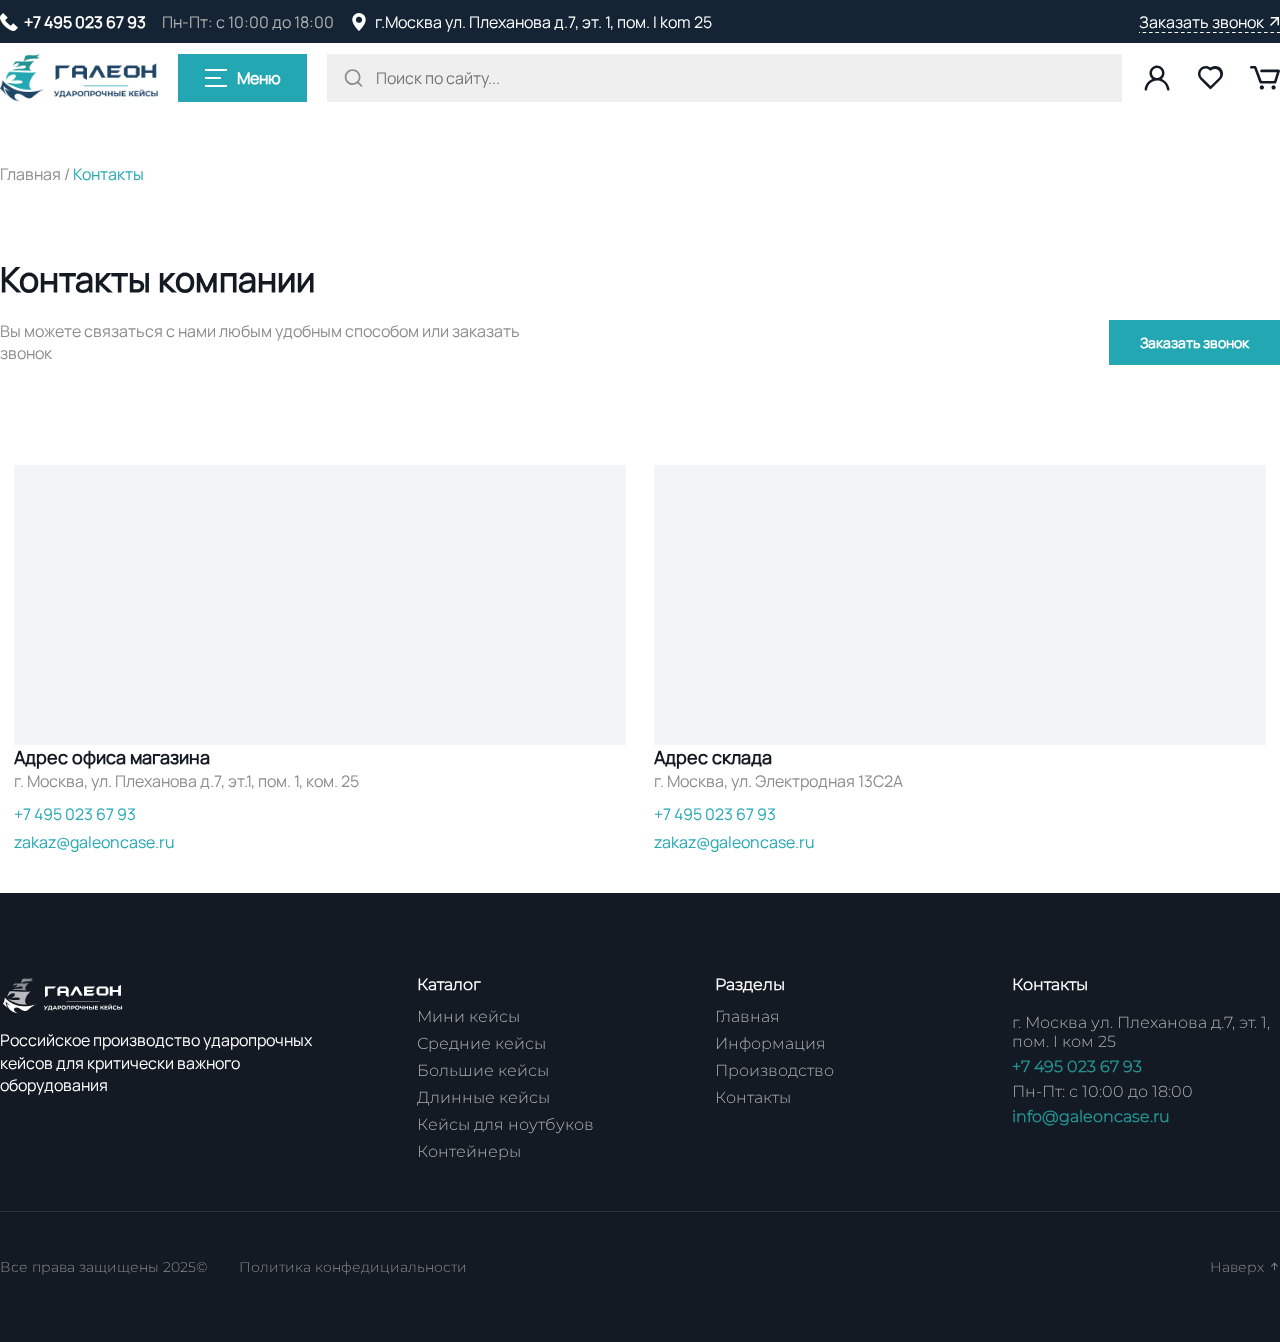
<file: contact.html>
<!doctype html>
<html lang="en">
  <head>
    <meta charset="UTF-8" />
    <meta name="viewport" content="width=device-width, initial-scale=1.0" />
    <title>Contact</title>

    <link rel="stylesheet" href="./css/product.css" />
    <link rel="stylesheet" href="./css/main.css" />
    <link rel="stylesheet" href="./css/additional.css" />
    <link rel="stylesheet" href="./css/contact.css" />

    <link
      href="https://fonts.googleapis.com/css2?family=Inter:wght@400;500;600;700;800&display=swap"
      rel="stylesheet"
    />
  </head>

  <body>
    <div class="banner">
      <!--Header-top-->
      <div class="header-top">
        <div class="container header-top__wrapper">
          <div class="header-top__left">
            <a href="tel:+7 495 023 67 93" class="header-top__number">
              <svg
                xmlns="http://www.w3.org"
                width="18"
                height="18"
                viewBox="0 0 18 18"
                fill="none"
              >
                <g clip-path="url(#clip0_105_402)">
                  <path
                    d="M13.3992 18C12.0282 18 10.3463 17.3687 8.49338 16.1248C4.74693 13.6108 0.362639 8.45134 0.0228328 4.96505C-0.0858422 3.85006 0.193777 2.95037 0.854039 2.29008L3.14415 0L7.80727 4.66313L7.43442 5.03603C6.8396 5.63093 5.8649 6.60355 5.16805 7.29568C5.8091 8.23711 7.0466 9.62831 7.95968 10.5414C8.82396 11.4049 9.82406 12.191 10.7254 12.793C11.3747 12.1395 12.2486 11.2629 12.9634 10.5465L13.3368 10.1733L18 14.8375L15.7376 17.0998C15.1356 17.7018 14.341 18 13.3992 18Z"
                    fill="white"
                  />
                </g>
                <defs>
                  <clipPath id="clip0_105_402">
                    <rect width="18" height="18" fill="white" />
                  </clipPath>
                </defs>
              </svg>
              +7 495 023 67 93
            </a>
            <div class="header-top__date">Пн-Пт: с 10:00 до 18:00</div>
            <div class="header-top__location">
              <svg
                xmlns="http://www.w3.org"
                width="18"
                height="18"
                viewBox="0 0 18 18"
                fill="none"
              >
                <g clip-path="url(#clip0_105_396)">
                  <path
                    d="M9 0C7.21052 0.00238121 5.49501 0.714305 4.22966 1.97966C2.9643 3.24501 2.25238 4.96052 2.25 6.75C2.25 11.5959 8.53875 17.6653 8.80594 17.9212C8.85791 17.9718 8.92753 18 9 18C9.07247 18 9.14209 17.9718 9.19406 17.9212C9.46125 17.6653 15.75 11.5959 15.75 6.75C15.7476 4.96052 15.0357 3.24501 13.7703 1.97966C12.505 0.714305 10.7895 0.00238121 9 0ZM9 9.84375C8.38811 9.84375 7.78997 9.6623 7.2812 9.32236C6.77244 8.98241 6.37591 8.49924 6.14175 7.93393C5.90759 7.36862 5.84632 6.74657 5.9657 6.14644C6.08507 5.54631 6.37972 4.99506 6.81239 4.56239C7.24506 4.12972 7.79631 3.83507 8.39644 3.7157C8.99657 3.59632 9.61862 3.65759 10.1839 3.89175C10.7492 4.12591 11.2324 4.52244 11.5724 5.0312C11.9123 5.53997 12.0938 6.13811 12.0938 6.75C12.0932 7.57035 11.7671 8.35696 11.187 8.93704C10.607 9.51711 9.82035 9.84323 9 9.84375Z"
                    fill="white"
                  />
                </g>
                <defs>
                  <clipPath id="clip0_105_396">
                    <rect width="18" height="18" fill="white" />
                  </clipPath>
                </defs>
              </svg>
              г.Москва ул. Плеханова д.7, эт. 1, пом. I kom 25
            </div>
          </div>
          <div class="header-top__link">
            Заказать звонок
            <svg
              xmlns="http://www.w3.org"
              width="10"
              height="10"
              viewBox="0 0 10 10"
              fill="none"
            >
              <path
                d="M7.51575 2.5605L1.0605 9.01575L0 7.95525L6.4545 1.5H0.76575V0H9.01575V8.25H7.51575V2.5605Z"
                fill="white"
              />
            </svg>
          </div>
        </div>
      </div>
      <!--Header-->
      <div class="container">
        <header id="header">
          <a href="./index.html" class="header-logo">
            <img src="img/logo.png" alt="" />
          </a>
          <div class="header-menu">
            <button>
              <svg
                xmlns="http://www.w3.org/2000/svg"
                width="22"
                height="22"
                viewBox="0 0 22 22"
                fill="none"
              >
                <rect y="2" width="22" height="2" fill="white" />
                <rect y="10" width="16" height="2" fill="white" />
                <rect y="18" width="22" height="2" fill="white" />
              </svg>
              Меню
            </button>
          </div>
          <div class="header-search">
            <svg
              xmlns="http://www.w3.org"
              width="22"
              height="22"
              viewBox="0 0 22 22"
              fill="none"
            >
              <path
                d="M10.0269 1.7704C7.84116 1.77407 5.74597 2.64398 4.2004 4.18955C2.65483 5.73512 1.78491 7.83031 1.78125 10.0161C1.78308 12.2037 2.65196 14.3014 4.19753 15.8495C5.7431 17.3977 7.83932 18.2701 10.0269 18.2756C11.9671 18.2756 13.7548 17.5931 15.1683 16.4636L18.6017 19.897C18.7757 20.0587 19.0055 20.1468 19.243 20.1426C19.4804 20.1385 19.7071 20.0424 19.8752 19.8747C20.0434 19.707 20.14 19.4806 20.1448 19.2432C20.1496 19.0057 20.0622 18.7756 19.9009 18.6013L16.4676 15.1644C17.6402 13.706 18.2794 11.8909 18.2795 10.0195C18.2795 5.47402 14.5724 1.7704 10.0269 1.7704ZM10.0269 3.60662C13.5816 3.60662 16.4433 6.46489 16.4433 10.0161C16.4433 13.5673 13.5816 16.4428 10.0269 16.4428C6.47227 16.4428 3.61401 13.5776 3.61401 10.023C3.61401 6.46835 6.47227 3.60662 10.0269 3.60662Z"
                fill="#8D8D8D"
              />
            </svg>
            <input type="text" placeholder="Поиск по сайту..." />
          </div>

          <div class="header-icons">
            <div class="header-icon">
              <svg
                xmlns="http://www.w3.org/2000/svg"
                width="30"
                height="30"
                viewBox="0 0 30 30"
                fill="none"
              >
                <path
                  d="M19.6246 15.875C22.8746 13.375 23.4996 8.625 20.8746 5.375C18.2496 2.125 13.6246 1.5 10.3746 4.125C7.12461 6.75 6.49961 11.375 9.12461 14.625C9.49961 15.125 9.87461 15.5 10.3746 15.875C6.12461 17.625 3.12461 21.5 2.62461 26.125C2.49961 26.875 2.99961 27.375 3.74961 27.5C4.49961 27.625 4.99961 27.125 5.12461 26.375C5.74961 20.875 10.7496 16.875 16.1246 17.5C20.7496 18 24.3746 21.625 24.9996 26.375C25.1246 27 25.6246 27.5 26.2496 27.5H26.3746C26.9996 27.375 27.4996 26.75 27.4996 26.125C26.8746 21.5 23.8746 17.625 19.6246 15.875ZM14.9996 15C12.2496 15 9.99961 12.75 9.99961 10C9.99961 7.25 12.2496 5 14.9996 5C17.7496 5 19.9996 7.25 19.9996 10C19.9996 12.75 17.7496 15 14.9996 15Z"
                  fill="#131A23"
                />
              </svg>
            </div>
            <div class="header-icon">
              <svg
                xmlns="http://www.w3.org/2000/svg"
                width="26"
                height="24"
                viewBox="0 0 26 24"
                fill="none"
              >
                <path
                  d="M22.82 2.32015C20.07 -0.42985 15.695 -0.67985 12.57 1.57015C9.06997 -1.05485 4.19496 -0.30485 1.56997 3.19515C-0.805035 6.32015 -0.430035 10.6951 2.31997 13.4451L11.57 22.8202C12.07 23.3202 12.82 23.3202 13.32 22.8202L22.57 13.5702C25.82 10.3202 25.82 5.44515 22.82 2.32015ZM21.07 11.6952L12.57 20.0702L4.06996 11.6952C1.94496 9.57015 1.94496 6.19515 4.06996 4.07015C5.06996 3.07015 6.44496 2.57015 7.81996 2.57015C9.19497 2.57015 10.57 3.19515 11.57 4.19515C12.07 4.69515 12.82 4.69515 13.32 4.19515C15.57 2.32015 18.945 2.44515 20.82 4.69515C22.695 6.69515 22.695 9.69515 21.07 11.6952Z"
                  fill="#131A23"
                />
              </svg>
            </div>
            <div class="header-icon">
              <svg
                xmlns="http://www.w3.org/2000/svg"
                width="30"
                height="24"
                viewBox="0 0 30 24"
                fill="none"
              >
                <path
                  d="M29.9348 5.31522L26.4457 16.3043C26.1848 17.087 25.5 17.6087 24.6848 17.6087H11.2174C10.4348 17.6087 9.68478 17.1196 9.42391 16.4022L4.27174 2.6087H1.30435C0.586957 2.6087 0 2.02174 0 1.30435C0 0.586957 0.586957 0 1.30435 0H5.18478C5.73913 0 6.22826 0.358696 6.42391 0.880435L11.7391 15H24.1304L26.9022 6.19565H11.5435C10.8261 6.19565 10.2391 5.6087 10.2391 4.8913C10.2391 4.17391 10.8261 3.58696 11.5435 3.58696H28.6957C29.1196 3.58696 29.5109 3.81522 29.7391 4.1413C30 4.46739 30.0652 4.92391 29.9348 5.31522ZM11.8696 19.337C11.3152 19.337 10.7609 19.5652 10.3696 19.9565C9.97826 20.3478 9.75 20.9022 9.75 21.4565C9.75 22.0109 9.97826 22.5652 10.3696 22.9565C10.7609 23.3478 11.3152 23.5761 11.8696 23.5761C12.4239 23.5761 12.9783 23.3478 13.3696 22.9565C13.7609 22.5652 13.9891 22.0109 13.9891 21.4565C13.9891 20.9022 13.7609 20.3478 13.3696 19.9565C12.9783 19.5652 12.4239 19.337 11.8696 19.337ZM23.5761 19.337C23.0217 19.337 22.4674 19.5652 22.0761 19.9565C21.6848 20.3478 21.4565 20.9022 21.4565 21.4565C21.4565 22.0109 21.6848 22.5652 22.0761 22.9565C22.4674 23.3478 23.0217 23.5761 23.5761 23.5761C24.1304 23.5761 24.6848 23.3478 25.0761 22.9565C25.4674 22.5652 25.6957 22.0109 25.6957 21.4565C25.6957 20.9022 25.4674 20.3478 25.0761 19.9565C24.6848 19.5652 24.1304 19.337 23.5761 19.337Z"
                  fill="#131A23"
                />
              </svg>
            </div>
          </div>
        </header>
      </div>

      <!-- Contact-main -->
      <div class="container">
        <div class="contact-main">
          <div class="contact-main__left">
            <div class="product-main__location">
              <a href="./index.html">Главная / </a>
              <div class="green">Контакты</div>
            </div>
          </div>

          <div class="contact-main__right">
            <div class="contact-main__title">Контакты компании</div>
            <div class="contact-main__description">
              Вы можете связаться с нами любым удобным способом или заказать
              звонок
            </div>
            <div class="contact-main__button">
              <a href="tel:+74950236793" class="contact-main__button-link"
                >Заказать звонок</a
              >
            </div>
          </div>
        </div>
      </div>

      <!-- Contact-map -->
      <div class="container">
        <div class="contact-map">
          <div class="contact-map__left">
            <iframe
              src="https://yandex.ru/map-widget/v1/?ll=37.759524%2C55.755348&z=16&mode=search&text=%D0%9C%D0%BE%D1%81%D0%BA%D0%B2%D0%B0%2C%20%D1%83%D0%BB%D0%B8%D1%86%D0%B0%20%D0%9F%D0%BB%D0%B5%D1%85%D0%B0%D0%BD%D0%BE%D0%B2%D0%B0%2C%207&pt=37.759524%2C55.755348%2Cpm2rdm"
              width="100%"
              height="100%"
              frameborder="0"
            ></iframe>

            <div class="contact-map__title">Адрес офиса магазина</div>
            <div class="contact-map__location">
              г. Москва, ул. Плеханова д.7, эт.1, пом. 1, ком. 25
            </div>
            <a href="tel:+74950236793" class="contact-map__number"
              >+7 495 023 67 93</a
            >
            <a href="mailto:zakaz@galeoncase.ru" class="contact-map__email"
              >zakaz@galeoncase.ru</a
            >
          </div>

          <div class="contact-map__right">
            <iframe
              src="https://yandex.ru/map-widget/v1/?ll=37.749938%2C55.753725&z=16&mode=search&text=Москва, ул. Электродная 13С2А&pt=37.749938,55.753725,pm2rdm"
              width="100%"
              height="100%"
              frameborder="0"
            ></iframe>

            <div class="contact-map__title">Адрес склада</div>
            <div class="contact-map__location">
              г. Москва, ул. Электродная 13С2А
            </div>
            <a href="tel:+74950236793" class="contact-map__number"
              >+7 495 023 67 93</a
            >
            <a href="mailto:zakaz@galeoncase.ru" class="contact-map__email"
              >zakaz@galeoncase.ru</a
            >
          </div>
        </div>
      </div>

      <!--Footer-->
    <div class="footer-banner__area">
      <div class="container">
        <footer id="footer">
          <div class="container">
            <div class="footer-top">
              <div class="footer-top1">
                <div class="footer-top1__img">
                  <a href="./index.html">
                    <img src="img/footer-img.svg" alt="Galeon Case" />
                  </a>
                </div>

                <div class="footer-top1__description">
                  Российское производство ударопрочных кейсов для критически
                  важного оборудования
                </div>
              </div>
              <div class="footer-top2">
                <div class="footer-top2__title">Каталог</div>
                <div class="footer-top2__items">
                  <a href="./catalog.html" class="footer-top2__item"
                    >Мини кейсы</a
                  >
                  <a href="./catalog.html" class="footer-top2__item"
                    >Средние кейсы</a
                  >
                  <a href="./catalog.html" class="footer-top2__item"
                    >Большие кейсы</a
                  >
                  <a href="./catalog.html" class="footer-top2__item"
                    >Длинные кейсы</a
                  >
                  <a href="./catalog.html" class="footer-top2__item"
                    >Кейсы для ноутбуков</a
                  >
                  <a href="./catalog.html" class="footer-top2__item"
                    >Контейнеры</a
                  >
                </div>
              </div>
              <div class="footer-top3">
                <div class="footer-top3__title">Разделы</div>
                <div class="footer-top3__items">
                  <a href="./index.html" class="footer-top3__item">Главная</a>
                  <a href="./additional.html" class="footer-top3__item"
                    >Информация</a
                  >
                  <a href="./catalog.html" class="footer-top3__item"
                    >Производство</a
                  >
                  <a href="./contact.html" class="footer-top3__item"
                    >Контакты</a
                  >
                </div>
              </div>
              <div class="footer-top4">
                <div class="footer-top4__title">Контакты</div>
                <div class="footer-top4__location">
                  г. Москва ул. Плеханова д.7, эт. 1, пом. I ком 25
                </div>
                <div class="footer-top4__number">+7 495 023 67 93</div>
                <div class="footer-top4__date">Пн-Пт: с 10:00 до 18:00</div>
                <div class="footer-top4__email">info@galeoncase.ru</div>
              </div>
            </div>
            <div class="footer-line"></div>
            <div class="footer-bottom">
              <div class="footer-bottom__left">
                <div class="footer-bottom1">Все права защищены 2025©</div>
                <div class="footer-bottom2">Политика конфедициальности</div>
              </div>
              <div class="footer-bottom__link">
                Наверх
                <svg
                  xmlns="http://www.w3.org/2000/svg"
                  width="11"
                  height="11"
                  viewBox="0 0 14 14"
                  fill="none"
                >
                  <path
                    d="M7.58072 4.2811L7.58072 11.3815L6.41423 11.3815L6.41381 4.28151L3.28516 7.41016L2.4602 6.58521L6.99747 2.04794L11.5347 6.58521L10.7098 7.41016L7.58072 4.2811Z"
                    fill="#8D8D8D"
                  />
                </svg>
              </div>
            </div>
          </div>
        </footer>
      </div>
    </div>
    </div>

    <script src="js/script.js"></script>
  </body>
</html>
</file>
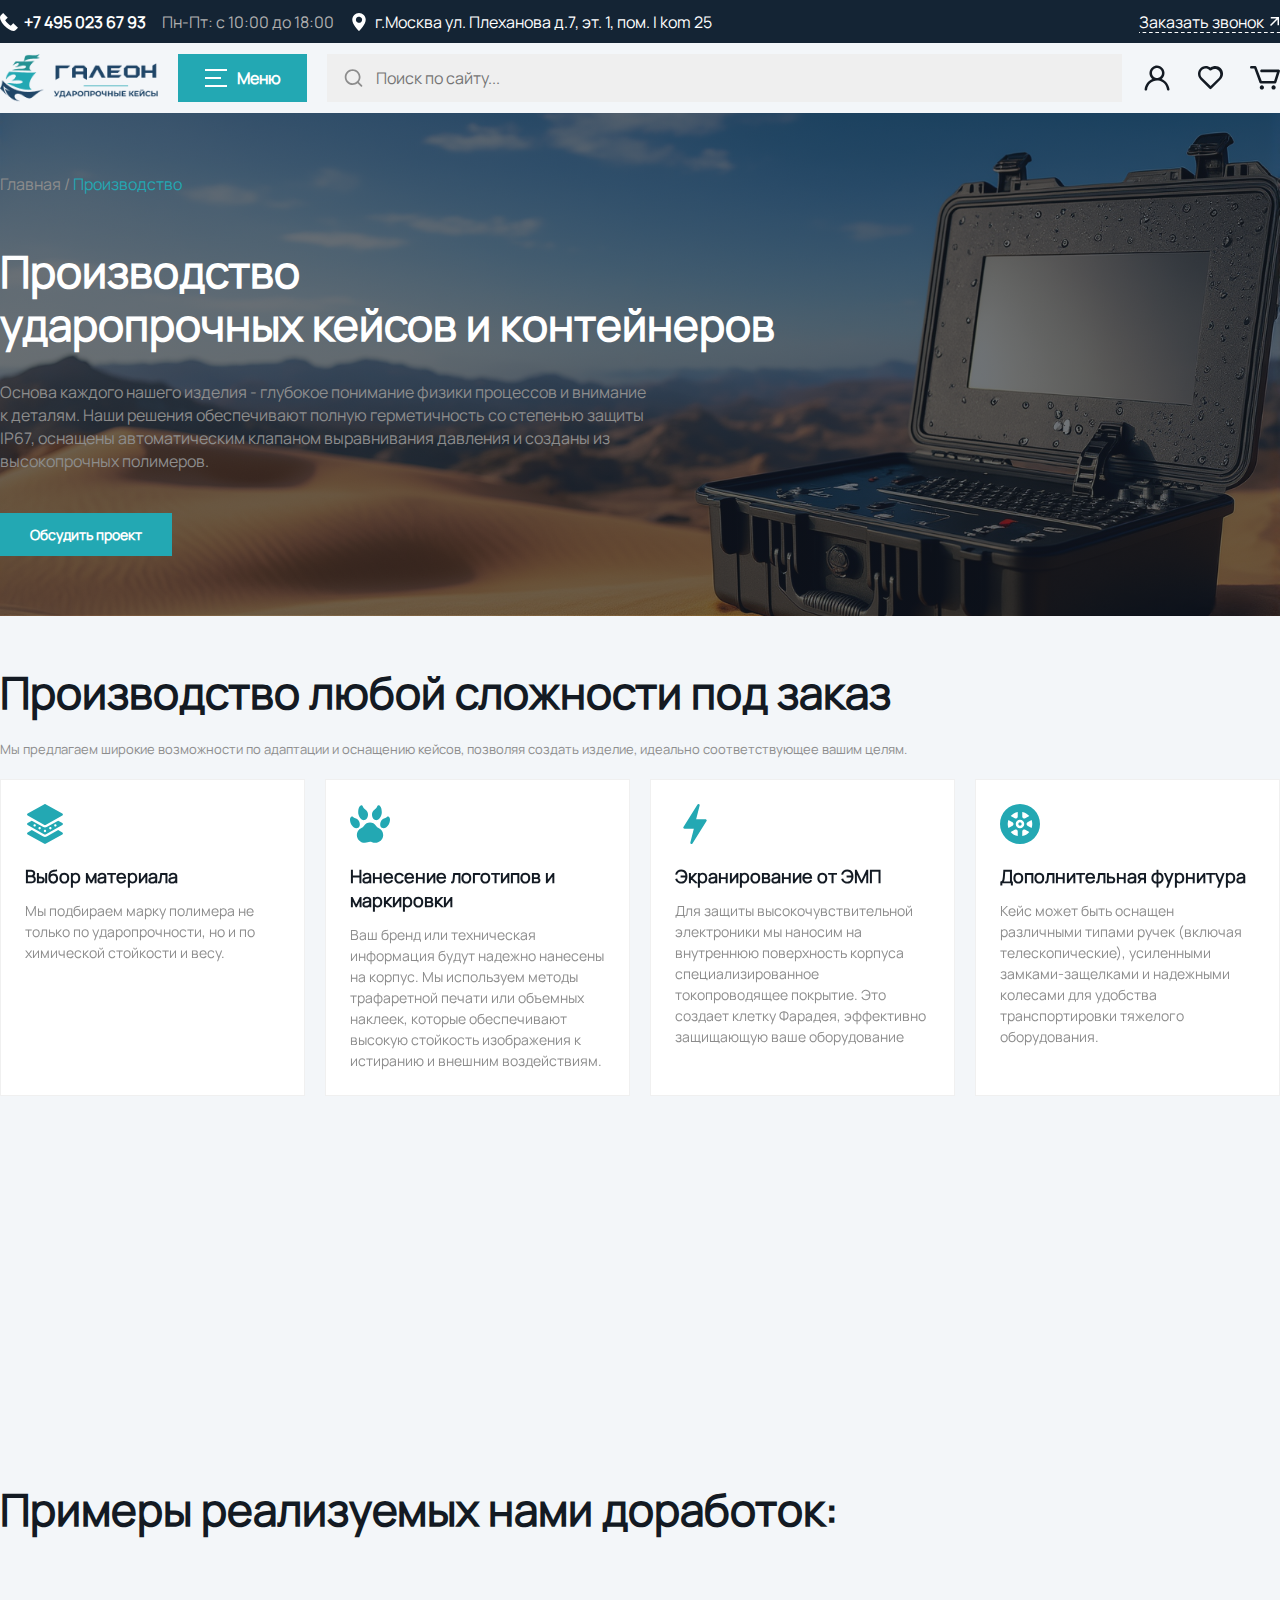
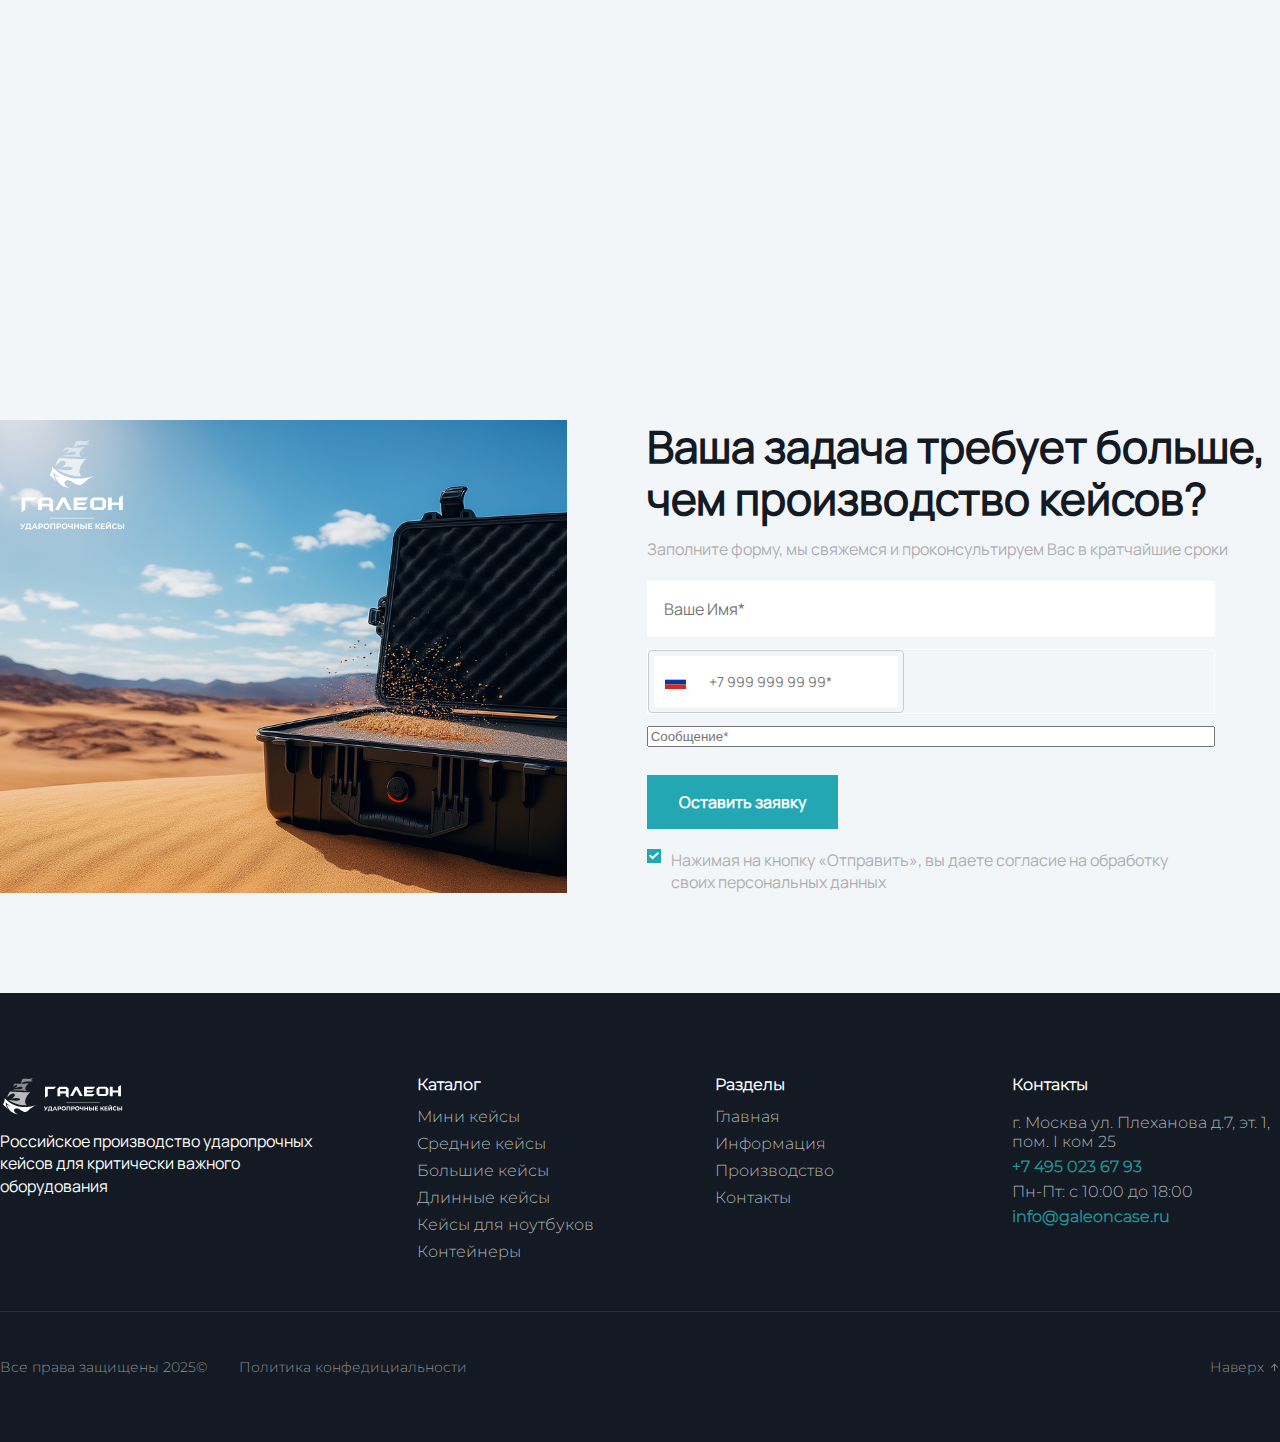
<file: product.html>
<!doctype html>
<html lang="en">
  <head>
    <meta charset="UTF-8" />
    <meta name="viewport" content="width=device-width, initial-scale=1.0" />
    <title>Product</title>
    <link rel="stylesheet" href="./css/main.css" />
    <link rel="stylesheet" href="./css/product.css" />
  </head>
  <body>
    <!--Header-top-->
    <div class="header-top">
      <div class="container header-top__wrapper">
        <div class="header-top__left">
          <a href="tel:+7 495 023 67 93" class="header-top__number">
            <svg
              xmlns="http://www.w3.org"
              width="18"
              height="18"
              viewBox="0 0 18 18"
              fill="none"
            >
              <g clip-path="url(#clip0_105_402)">
                <path
                  d="M13.3992 18C12.0282 18 10.3463 17.3687 8.49338 16.1248C4.74693 13.6108 0.362639 8.45134 0.0228328 4.96505C-0.0858422 3.85006 0.193777 2.95037 0.854039 2.29008L3.14415 0L7.80727 4.66313L7.43442 5.03603C6.8396 5.63093 5.8649 6.60355 5.16805 7.29568C5.8091 8.23711 7.0466 9.62831 7.95968 10.5414C8.82396 11.4049 9.82406 12.191 10.7254 12.793C11.3747 12.1395 12.2486 11.2629 12.9634 10.5465L13.3368 10.1733L18 14.8375L15.7376 17.0998C15.1356 17.7018 14.341 18 13.3992 18Z"
                  fill="white"
                />
              </g>
              <defs>
                <clipPath id="clip0_105_402">
                  <rect width="18" height="18" fill="white" />
                </clipPath>
              </defs>
            </svg>
            +7 495 023 67 93
          </a>
          <div class="header-top__date">Пн-Пт: с 10:00 до 18:00</div>
          <div class="header-top__location">
            <svg
              xmlns="http://www.w3.org"
              width="18"
              height="18"
              viewBox="0 0 18 18"
              fill="none"
            >
              <g clip-path="url(#clip0_105_396)">
                <path
                  d="M9 0C7.21052 0.00238121 5.49501 0.714305 4.22966 1.97966C2.9643 3.24501 2.25238 4.96052 2.25 6.75C2.25 11.5959 8.53875 17.6653 8.80594 17.9212C8.85791 17.9718 8.92753 18 9 18C9.07247 18 9.14209 17.9718 9.19406 17.9212C9.46125 17.6653 15.75 11.5959 15.75 6.75C15.7476 4.96052 15.0357 3.24501 13.7703 1.97966C12.505 0.714305 10.7895 0.00238121 9 0ZM9 9.84375C8.38811 9.84375 7.78997 9.6623 7.2812 9.32236C6.77244 8.98241 6.37591 8.49924 6.14175 7.93393C5.90759 7.36862 5.84632 6.74657 5.9657 6.14644C6.08507 5.54631 6.37972 4.99506 6.81239 4.56239C7.24506 4.12972 7.79631 3.83507 8.39644 3.7157C8.99657 3.59632 9.61862 3.65759 10.1839 3.89175C10.7492 4.12591 11.2324 4.52244 11.5724 5.0312C11.9123 5.53997 12.0938 6.13811 12.0938 6.75C12.0932 7.57035 11.7671 8.35696 11.187 8.93704C10.607 9.51711 9.82035 9.84323 9 9.84375Z"
                  fill="white"
                />
              </g>
              <defs>
                <clipPath id="clip0_105_396">
                  <rect width="18" height="18" fill="white" />
                </clipPath>
              </defs>
            </svg>
            г.Москва ул. Плеханова д.7, эт. 1, пом. I kom 25
          </div>
        </div>
        <div class="header-top__link">
          Заказать звонок
          <svg
            xmlns="http://www.w3.org"
            width="10"
            height="10"
            viewBox="0 0 10 10"
            fill="none"
          >
            <path
              d="M7.51575 2.5605L1.0605 9.01575L0 7.95525L6.4545 1.5H0.76575V0H9.01575V8.25H7.51575V2.5605Z"
              fill="white"
            />
          </svg>
        </div>
      </div>
    </div>
    <!--Header-->
    <div class="container">
      <header id="header">
        <a href="./index.html" class="header-logo">
          <img src="../img/logo.png" alt="" />
        </a>
        <div class="header-menu">
          <button>
            <svg
              xmlns="http://www.w3.org/2000/svg"
              width="22"
              height="22"
              viewBox="0 0 22 22"
              fill="none"
            >
              <rect y="2" width="22" height="2" fill="white" />
              <rect y="10" width="16" height="2" fill="white" />
              <rect y="18" width="22" height="2" fill="white" />
            </svg>
            Меню
          </button>
        </div>
        <div class="header-search">
          <svg
            xmlns="http://www.w3.org"
            width="22"
            height="22"
            viewBox="0 0 22 22"
            fill="none"
          >
            <path
              d="M10.0269 1.7704C7.84116 1.77407 5.74597 2.64398 4.2004 4.18955C2.65483 5.73512 1.78491 7.83031 1.78125 10.0161C1.78308 12.2037 2.65196 14.3014 4.19753 15.8495C5.7431 17.3977 7.83932 18.2701 10.0269 18.2756C11.9671 18.2756 13.7548 17.5931 15.1683 16.4636L18.6017 19.897C18.7757 20.0587 19.0055 20.1468 19.243 20.1426C19.4804 20.1385 19.7071 20.0424 19.8752 19.8747C20.0434 19.707 20.14 19.4806 20.1448 19.2432C20.1496 19.0057 20.0622 18.7756 19.9009 18.6013L16.4676 15.1644C17.6402 13.706 18.2794 11.8909 18.2795 10.0195C18.2795 5.47402 14.5724 1.7704 10.0269 1.7704ZM10.0269 3.60662C13.5816 3.60662 16.4433 6.46489 16.4433 10.0161C16.4433 13.5673 13.5816 16.4428 10.0269 16.4428C6.47227 16.4428 3.61401 13.5776 3.61401 10.023C3.61401 6.46835 6.47227 3.60662 10.0269 3.60662Z"
              fill="#8D8D8D"
            />
          </svg>
          <input type="text" placeholder="Поиск по сайту..." />
        </div>

        <div class="header-icons">
          <div class="header-icon">
            <svg
              xmlns="http://www.w3.org/2000/svg"
              width="30"
              height="30"
              viewBox="0 0 30 30"
              fill="none"
            >
              <path
                d="M19.6246 15.875C22.8746 13.375 23.4996 8.625 20.8746 5.375C18.2496 2.125 13.6246 1.5 10.3746 4.125C7.12461 6.75 6.49961 11.375 9.12461 14.625C9.49961 15.125 9.87461 15.5 10.3746 15.875C6.12461 17.625 3.12461 21.5 2.62461 26.125C2.49961 26.875 2.99961 27.375 3.74961 27.5C4.49961 27.625 4.99961 27.125 5.12461 26.375C5.74961 20.875 10.7496 16.875 16.1246 17.5C20.7496 18 24.3746 21.625 24.9996 26.375C25.1246 27 25.6246 27.5 26.2496 27.5H26.3746C26.9996 27.375 27.4996 26.75 27.4996 26.125C26.8746 21.5 23.8746 17.625 19.6246 15.875ZM14.9996 15C12.2496 15 9.99961 12.75 9.99961 10C9.99961 7.25 12.2496 5 14.9996 5C17.7496 5 19.9996 7.25 19.9996 10C19.9996 12.75 17.7496 15 14.9996 15Z"
                fill="#131A23"
              />
            </svg>
          </div>
          <div class="header-icon">
            <svg
              xmlns="http://www.w3.org/2000/svg"
              width="26"
              height="24"
              viewBox="0 0 26 24"
              fill="none"
            >
              <path
                d="M22.82 2.32015C20.07 -0.42985 15.695 -0.67985 12.57 1.57015C9.06997 -1.05485 4.19496 -0.30485 1.56997 3.19515C-0.805035 6.32015 -0.430035 10.6951 2.31997 13.4451L11.57 22.8202C12.07 23.3202 12.82 23.3202 13.32 22.8202L22.57 13.5702C25.82 10.3202 25.82 5.44515 22.82 2.32015ZM21.07 11.6952L12.57 20.0702L4.06996 11.6952C1.94496 9.57015 1.94496 6.19515 4.06996 4.07015C5.06996 3.07015 6.44496 2.57015 7.81996 2.57015C9.19497 2.57015 10.57 3.19515 11.57 4.19515C12.07 4.69515 12.82 4.69515 13.32 4.19515C15.57 2.32015 18.945 2.44515 20.82 4.69515C22.695 6.69515 22.695 9.69515 21.07 11.6952Z"
                fill="#131A23"
              />
            </svg>
          </div>
          <div class="header-icon">
            <svg
              xmlns="http://www.w3.org/2000/svg"
              width="30"
              height="24"
              viewBox="0 0 30 24"
              fill="none"
            >
              <path
                d="M29.9348 5.31522L26.4457 16.3043C26.1848 17.087 25.5 17.6087 24.6848 17.6087H11.2174C10.4348 17.6087 9.68478 17.1196 9.42391 16.4022L4.27174 2.6087H1.30435C0.586957 2.6087 0 2.02174 0 1.30435C0 0.586957 0.586957 0 1.30435 0H5.18478C5.73913 0 6.22826 0.358696 6.42391 0.880435L11.7391 15H24.1304L26.9022 6.19565H11.5435C10.8261 6.19565 10.2391 5.6087 10.2391 4.8913C10.2391 4.17391 10.8261 3.58696 11.5435 3.58696H28.6957C29.1196 3.58696 29.5109 3.81522 29.7391 4.1413C30 4.46739 30.0652 4.92391 29.9348 5.31522ZM11.8696 19.337C11.3152 19.337 10.7609 19.5652 10.3696 19.9565C9.97826 20.3478 9.75 20.9022 9.75 21.4565C9.75 22.0109 9.97826 22.5652 10.3696 22.9565C10.7609 23.3478 11.3152 23.5761 11.8696 23.5761C12.4239 23.5761 12.9783 23.3478 13.3696 22.9565C13.7609 22.5652 13.9891 22.0109 13.9891 21.4565C13.9891 20.9022 13.7609 20.3478 13.3696 19.9565C12.9783 19.5652 12.4239 19.337 11.8696 19.337ZM23.5761 19.337C23.0217 19.337 22.4674 19.5652 22.0761 19.9565C21.6848 20.3478 21.4565 20.9022 21.4565 21.4565C21.4565 22.0109 21.6848 22.5652 22.0761 22.9565C22.4674 23.3478 23.0217 23.5761 23.5761 23.5761C24.1304 23.5761 24.6848 23.3478 25.0761 22.9565C25.4674 22.5652 25.6957 22.0109 25.6957 21.4565C25.6957 20.9022 25.4674 20.3478 25.0761 19.9565C24.6848 19.5652 24.1304 19.337 23.5761 19.337Z"
                fill="#131A23"
              />
            </svg>
          </div>
        </div>
      </header>
    </div>
    <!--Main-->
    <div class="product-main__banner">
      <div class="container">
        <div class="product-main">
          <div class="product-main__location">
            <a href="./index.html">Главная / </a>
            <div class="green">Производство</div>
          </div>
          <div class="product-main__subtitle">
            Производство <br />
            ударопрочных кейсов и контейнеров
          </div>
          <div class="product-main__description">
            Основа каждого нашего изделия - глубокое понимание физики процессов
            и внимание к деталям. Наши решения обеспечивают полную герметичность
            со степенью защиты IP67, оснащены автоматическим клапаном
            выравнивания давления и созданы из высокопрочных полимеров.
          </div>
          <div class="product-main__button">Обсудить проект</div>
        </div>
      </div>
    </div>
    <!--Favourite-->
    <div class="container">
      <div class="product-favourite__subtitle">
        Производство любой сложности под заказ
      </div>

      <div class="product-favourite__description">
        Мы предлагаем широкие возможности по адаптации и оснащению кейсов,
        позволяя создать изделие, идеально соответствующее вашим целям.
      </div>
      <div class="product-favourite__grid">
        <div class="product-favourite__card">
          <div class="favourite-card__icon">
            <svg
              xmlns="http://www.w3.org/2000/svg"
              width="40"
              height="40"
              viewBox="0 0 40 40"
              fill="none"
            >
              <path
                d="M37.3461 30.4359L20.5727 39.85C20.3975 39.9483 20.2001 40 19.9992 40C19.7984 40 19.6009 39.9483 19.4258 39.85L2.65234 30.4359C1.85469 29.9891 1.85625 28.8383 2.65234 28.3922L6.82422 26.0508L18.2789 32.4797C18.8043 32.7746 19.3967 32.9295 19.9992 32.9295C20.6017 32.9295 21.1941 32.7746 21.7195 32.4797L33.1742 26.0508L37.3461 28.3922C38.1437 28.8391 38.1422 29.9898 37.3461 30.4359Z"
                fill="#23A8B3"
              />
              <path
                d="M37.3461 18.9781L33.1742 16.6367L21.7195 23.0656C21.1941 23.3605 20.6017 23.5153 19.9992 23.5153C19.3967 23.5153 18.8043 23.3605 18.2789 23.0656L6.82422 16.6367L2.65234 18.9781C1.85625 19.4242 1.85469 20.575 2.65234 21.0219L19.4258 30.4359C19.6009 30.5343 19.7984 30.5859 19.9992 30.5859C20.2001 30.5859 20.3975 30.5343 20.5727 30.4359L37.3461 21.0219C38.1422 20.5758 38.1437 19.425 37.3461 18.9781ZM9.63984 22.5641C8.99219 22.5641 8.46797 22.0391 8.46797 21.3922C8.46797 20.7445 8.99219 20.2203 9.63984 20.2203C10.2867 20.2203 10.8117 20.7445 10.8117 21.3922C10.8117 22.0391 10.2867 22.5641 9.63984 22.5641ZM14.6297 25.4664C13.982 25.4664 13.4578 24.9414 13.4578 24.2945C13.4578 23.6469 13.982 23.1227 14.6297 23.1227C15.2766 23.1227 15.8016 23.6469 15.8016 24.2945C15.8016 24.9414 15.2766 25.4664 14.6297 25.4664ZM19.9992 28.1852C19.3523 28.1852 18.8273 27.6609 18.8273 27.0133C18.8273 26.3664 19.3523 25.8414 19.9992 25.8414C20.6461 25.8414 21.1711 26.3664 21.1711 27.0133C21.1711 27.6609 20.6461 28.1852 19.9992 28.1852ZM25.3687 25.4664C24.7219 25.4664 24.1969 24.9414 24.1969 24.2945C24.1969 23.6469 24.7219 23.1227 25.3687 23.1227C26.0164 23.1227 26.5406 23.6469 26.5406 24.2945C26.5406 24.9414 26.0164 25.4664 25.3687 25.4664ZM30.3586 22.5641C29.7117 22.5641 29.1867 22.0391 29.1867 21.3922C29.1867 20.7445 29.7117 20.2203 30.3586 20.2203C31.0062 20.2203 31.5305 20.7445 31.5305 21.3922C31.5305 22.0391 31.0062 22.5641 30.3586 22.5641Z"
                fill="#23A8B3"
              />
              <path
                d="M37.3461 11.6078L20.5727 21.0219C20.3975 21.1202 20.2001 21.1719 19.9992 21.1719C19.7984 21.1719 19.6009 21.1202 19.4258 21.0219L2.65234 11.6078C1.85469 11.1609 1.85625 10.0102 2.65234 9.56406L19.4258 0.150001C19.6009 0.0516549 19.7984 0 19.9992 0C20.2001 0 20.3975 0.0516549 20.5727 0.150001L37.3461 9.56406C38.1437 10.0109 38.1422 11.1617 37.3461 11.6078Z"
                fill="#23A8B3"
              />
            </svg>
          </div>
          <div class="favourite-card__title">Выбор материала</div>
          <div class="favourite-card__description">
            Мы подбираем марку полимера не только по ударопрочности, но и по
            химической стойкости и весу.
          </div>
        </div>

        <div class="product-favourite__card">
          <div class="favourite-card__icon">
            <svg
              xmlns="http://www.w3.org/2000/svg"
              width="40"
              height="40"
              viewBox="0 0 40 40"
              fill="none"
            >
              <g clip-path="url(#clip0_105_1448)">
                <path
                  d="M28.5674 24.0427C27.5199 23.5706 26.7762 22.9289 26.156 21.9619C23.2624 17.3011 16.7375 17.3015 13.8443 21.9619C13.2241 22.9289 12.4804 23.5706 11.433 24.0427C3.72122 27.6287 6.33885 38.6931 14.8128 38.7606C17.8122 38.8219 18.9293 36.8919 22.099 38.1634C27.1631 40.3236 33.2772 36.4957 33.1846 31.0408C33.1848 28.0536 31.3723 25.3066 28.5674 24.0427ZM10.5871 14.5575C11.7722 15.7802 13.1059 16.3525 14.5625 16.0711C16.43 15.6753 17.7426 13.8001 17.9883 11.177C18.2008 8.90752 17.1867 6.81066 15.2758 5.568C14.0598 4.77729 13.1175 3.52001 12.6226 2.02782C12.4214 1.42104 11.7712 1.08699 11.1606 1.27716C10.1788 1.5829 8.9037 2.58207 8.40443 5.60647C8.12262 7.31376 8.17665 9.15805 8.37573 10.0974C8.74958 11.8613 9.53489 13.4454 10.5871 14.5575ZM9.26777 17.7375C8.56066 15.973 7.16184 14.7233 5.32897 14.2186C4.42856 13.9708 3.57648 13.474 2.86483 12.782C2.68876 12.6107 2.46336 12.4991 2.22043 12.4628C1.97751 12.4265 1.72932 12.4674 1.5109 12.5798C1.44334 12.6145 1.38274 12.6487 1.32487 12.6849C-0.962703 13.9633 0.143668 18.6208 1.42355 20.7536C2.84708 23.0383 5.69085 25.163 8.22294 23.7129C9.86799 22.6839 10.2878 20.2826 9.26777 17.7375ZM25.4377 16.0711C25.6707 16.1204 25.9065 16.1447 26.1438 16.1447C27.2773 16.1446 28.4374 15.5889 29.4131 14.5575C30.4654 13.4454 31.2507 11.8613 31.6245 10.0973C32.1572 7.40384 31.5557 1.95698 28.8397 1.27708C28.2291 1.08699 27.579 1.42088 27.3777 2.02775C26.8828 3.51993 25.9405 4.77722 24.7245 5.56792C22.8135 6.81066 21.7994 8.90744 22.012 11.177C22.2577 13.8001 23.5703 15.6753 25.4377 16.0711ZM38.6746 12.6843C38.6144 12.6468 38.5525 12.6119 38.4893 12.5797C38.2709 12.4674 38.0227 12.4265 37.7798 12.4628C37.5369 12.4991 37.3115 12.6107 37.1354 12.7819C36.4237 13.4739 35.5716 13.9707 34.6712 14.2186C32.8384 14.7233 31.4395 15.973 30.7324 17.7374C29.7124 20.2825 30.1323 22.6838 31.7773 23.7128C34.3101 25.1624 37.1516 23.0393 38.5766 20.7536C39.8606 18.6134 40.9599 13.9597 38.6746 12.6843Z"
                  fill="#23A8B3"
                />
              </g>
              <defs>
                <clipPath id="clip0_105_1448">
                  <rect width="40" height="40" fill="white" />
                </clipPath>
              </defs>
            </svg>
          </div>
          <div class="favourite-card__title">
            Нанесение логотипов и маркировки
          </div>
          <div class="favourite-card__description">
            Ваш бренд или техническая информация будут надежно нанесены на
            корпус. Мы используем методы трафаретной печати или объемных
            наклеек, которые обеспечивают высокую стойкость изображения к
            истиранию и внешним воздействиям.
          </div>
        </div>

        <div class="product-favourite__card">
          <div class="favourite-card__icon">
            <svg
              xmlns="http://www.w3.org/2000/svg"
              width="40"
              height="40"
              viewBox="0 0 40 40"
              fill="none"
            >
              <path
                d="M16.0223 39.9051C16.5514 40.1312 17.1667 39.9424 17.4757 39.4542L31.5382 17.1104C31.6502 16.9331 31.7125 16.7291 31.7187 16.5195C31.725 16.3099 31.6748 16.1024 31.5736 15.9188C31.4724 15.7352 31.3237 15.5821 31.1432 15.4754C30.9627 15.3688 30.7568 15.3126 30.5471 15.3126H21.1618L24.6523 1.46029C24.7931 0.900683 24.5081 0.322714 23.9782 0.0949794C23.4518 -0.131583 22.8327 0.0583388 22.5248 0.545839L8.46228 22.8896C8.35033 23.0669 8.28799 23.271 8.28177 23.4806C8.27554 23.6902 8.32565 23.8976 8.42688 24.0812C8.52811 24.2649 8.67675 24.418 8.85729 24.5246C9.03784 24.6312 9.24369 24.6875 9.45337 24.6875H18.8387L15.3482 38.5397C15.2074 39.0994 15.4924 39.6773 16.0223 39.9051Z"
                fill="#23A8B3"
              />
            </svg>
          </div>
          <div class="favourite-card__title">Экранирование от ЭМП</div>
          <div class="favourite-card__description">
            Для защиты высокочувствительной электроники мы наносим на внутреннюю
            поверхность корпуса специализированное токопроводящее покрытие. Это
            создает клетку Фарадея, эффективно защищающую ваше оборудование
          </div>
        </div>

        <div class="product-favourite__card">
          <div class="favourite-card__icon">
            <svg
              xmlns="http://www.w3.org/2000/svg"
              width="40"
              height="40"
              viewBox="0 0 40 40"
              fill="none"
            >
              <g clip-path="url(#clip0_105_1476)">
                <path
                  d="M34.1421 5.85789C30.3646 2.08031 25.3422 0 20 0C14.6578 0 9.63531 2.08031 5.85781 5.85789C2.08031 9.63547 0 14.6578 0 19.9999C0 25.342 2.08031 30.3645 5.85789 34.142C9.63547 37.9195 14.6577 40 19.9999 40C25.3421 40 30.3646 37.9195 34.142 34.142C37.9195 30.3645 39.9999 25.3421 39.9999 19.9999C39.9999 14.6577 37.9196 9.63539 34.1421 5.85789ZM22.256 7.93117C25.0597 8.45414 27.531 9.93266 29.3182 12.0151L25.2669 14.3541C24.9617 14.5303 24.6156 14.623 24.2633 14.6229C23.911 14.6229 23.5649 14.5302 23.2598 14.354C22.9547 14.1779 22.7013 13.9245 22.5251 13.6194C22.3489 13.3143 22.2562 12.9682 22.2561 12.6159V7.93117H22.256ZM17.744 7.93117V12.6159C17.744 12.9682 17.6513 13.3144 17.4751 13.6195C17.299 13.9247 17.0456 14.178 16.7404 14.3542C16.4353 14.5304 16.0891 14.6231 15.7368 14.6231C15.3845 14.6231 15.0383 14.5303 14.7332 14.3541L10.6819 12.015C12.4689 9.93266 14.9403 8.45414 17.744 7.93117ZM7.72266 19.9999C7.72266 18.57 7.96914 17.1969 8.42063 15.9197L12.4772 18.2617C12.7823 18.4379 13.0357 18.6913 13.2118 18.9964C13.388 19.3016 13.4807 19.6477 13.4807 20C13.4807 20.3523 13.388 20.6985 13.2118 21.0036C13.0357 21.3087 12.7823 21.5621 12.4772 21.7383L8.42063 24.0803C7.96914 22.803 7.72266 21.4298 7.72266 19.9999ZM17.7441 32.0688C14.9403 31.5459 12.469 30.0674 10.6819 27.9849L14.7332 25.6459C15.0383 25.4697 15.3844 25.377 15.7368 25.3771C16.0891 25.3771 16.4352 25.4698 16.7403 25.646C17.0454 25.8221 17.2988 26.0755 17.475 26.3806C17.6511 26.6857 17.7439 27.0318 17.744 27.3841V32.0688H17.7441ZM15.7523 19.9999C15.7523 17.6578 17.6577 15.7523 19.9999 15.7523C22.3421 15.7523 24.2476 17.6577 24.2476 19.9999C24.2476 22.3421 22.3422 24.2476 19.9999 24.2476C17.6577 24.2476 15.7523 22.3421 15.7523 19.9999ZM22.2561 32.0688V27.3841C22.2561 27.0318 22.3488 26.6856 22.5249 26.3805C22.7011 26.0753 22.9545 25.822 23.2596 25.6458C23.5648 25.4696 23.9109 25.3769 24.2633 25.3769C24.6156 25.3769 24.9618 25.4697 25.2669 25.6459L29.3182 27.985C27.531 30.0674 25.0597 31.5459 22.2561 32.0688ZM31.5793 24.0803L27.523 21.7384C26.9023 21.3801 26.5198 20.7179 26.5195 20.0012C26.5191 19.2845 26.9005 18.621 27.5212 18.2627L31.5793 15.9198C32.0308 17.197 32.2773 18.5702 32.2773 20C32.2773 21.4298 32.0308 22.803 31.5793 24.0803Z"
                  fill="#23A8B3"
                />
                <path
                  d="M19.9999 18.3556C19.0931 18.3556 18.3555 19.0932 18.3555 20C18.3555 20.9067 19.0931 21.6444 19.9999 21.6444C20.9067 21.6444 21.6444 20.9067 21.6444 20C21.6444 19.0932 20.9067 18.3556 19.9999 18.3556Z"
                  fill="#23A8B3"
                />
              </g>
              <defs>
                <clipPath id="clip0_105_1476">
                  <rect width="40" height="40" fill="white" />
                </clipPath>
              </defs>
            </svg>
          </div>
          <div class="favourite-card__title">Дополнительная фурнитура</div>
          <div class="favourite-card__description">
            Кейс может быть оснащен различными типами ручек (включая
            телескопические), усиленными замками-защелками и надежными колесами
            для удобства транспортировки тяжелого оборудования.
          </div>
        </div>
      </div>
      <div class="product-favourite__bottom-row">
        <div class="product-favourite__card">
          <div class="favourite-card__icon">
            <svg
              xmlns="http://www.w3.org/2000/svg"
              width="40"
              height="40"
              viewBox="0 0 40 40"
              fill="none"
            >
              <path
                d="M25.8789 15.3027H32.9492V9.3457C32.9492 8.73188 32.4498 8.23242 31.8359 8.23242H25.8789V15.3027ZM16.4648 8.23242H23.5352V15.3027H16.4648V8.23242ZM16.4648 17.6465H23.5352V24.7168H16.4648V17.6465ZM25.8789 24.7168H31.8359C32.4498 24.7168 32.9492 24.2173 32.9492 23.6035V17.6465H25.8789V24.7168ZM14.1211 8.23242H8.16406C7.55023 8.23242 7.05078 8.73188 7.05078 9.3457V15.3027H14.1211V8.23242ZM14.1211 24.7168V17.6465H7.05078V23.6035C7.05078 24.2173 7.55023 24.7168 8.16406 24.7168H14.1211Z"
                fill="#23A8B3"
              />
              <path
                d="M36.4258 31.7676C38.3966 31.7676 40 30.1642 40 28.1934V4.75586C40 2.785 38.3966 1.18164 36.4258 1.18164H3.57422C1.60336 1.18164 0 2.785 0 4.75586V28.1934C0 30.1642 1.60336 31.7676 3.57422 31.7676H36.4258ZM4.70703 23.6035V9.3457C4.70703 7.43953 6.25789 5.88867 8.16406 5.88867H31.8359C33.7421 5.88867 35.293 7.43953 35.293 9.3457V23.6035C35.293 25.5097 33.7421 27.0605 31.8359 27.0605H8.16406C6.25789 27.0605 4.70703 25.5097 4.70703 23.6035ZM9.41406 34.1113V36.4746H8.23242C7.58523 36.4746 7.06055 36.9993 7.06055 37.6465C7.06055 38.2937 7.58523 38.8184 8.23242 38.8184H31.7676C32.4148 38.8184 32.9395 38.2937 32.9395 37.6465C32.9395 36.9993 32.4148 36.4746 31.7676 36.4746H30.5859V34.1113H9.41406Z"
                fill="#23A8B3"
              />
            </svg>
          </div>
          <div class="favourite-card__title">Интеграция панельных рамок</div>
          <div class="favourite-card__description">
            Для легкой и надежной установки ваших приборных панелей мы можем
            интегрировать в корпус специальные панельные рамки. Также мы можем
            установить внутренние крепежные точки (боссы) в точном соответствии
            с вашими схемами.
          </div>
        </div>

        <div class="product-favourite__card">
          <div class="favourite-card__icon">
            <svg
              xmlns="http://www.w3.org/2000/svg"
              width="40"
              height="40"
              viewBox="0 0 40 40"
              fill="none"
            >
              <path
                d="M11.7969 29.4677V32.2792L7.89898 34.4448C7.36227 34.0107 6.67992 33.75 5.9375 33.75C4.21438 33.75 2.8125 35.1519 2.8125 36.875C2.8125 38.5981 4.21438 40 5.9375 40C7.66062 40 9.0625 38.5981 9.0625 36.875C9.0625 36.7455 9.05367 36.6182 9.03828 36.4929L13.5378 33.9931C13.7205 33.8917 13.8728 33.7432 13.9787 33.563C14.0847 33.3829 14.1406 33.1777 14.1406 32.9688V28.6328L13.583 28.9674C13.0431 29.2911 12.4263 29.4639 11.7969 29.4677ZM21.1719 33.9788V32.0312H18.8281V33.9788C17.6841 34.4434 16.875 35.5662 16.875 36.875C16.875 38.5981 18.2769 40 20 40C21.7231 40 23.125 38.5981 23.125 36.875C23.125 35.5662 22.3159 34.4434 21.1719 33.9788ZM34.0625 33.75C33.3201 33.75 32.6377 34.0107 32.101 34.4447L28.2031 32.2792V29.4677C27.5737 29.4639 26.9569 29.2911 26.4171 28.9674L25.8594 28.6328V32.9688C25.8594 33.1777 25.9153 33.3829 26.0213 33.563C26.1272 33.7432 26.2795 33.8917 26.4622 33.9931L30.9617 36.4929C30.9459 36.6196 30.9378 36.7473 30.9375 36.875C30.9375 38.5981 32.3394 40 34.0625 40C35.7856 40 37.1875 38.5981 37.1875 36.875C37.1875 35.1519 35.7856 33.75 34.0625 33.75ZM29.0545 26.7815L31.9377 23.8982C32.1225 23.7134 32.2403 23.4721 32.2722 23.2127C32.3041 22.9534 32.2484 22.6907 32.114 22.4666L31.0431 20.6817C31.4072 19.9923 31.7057 19.2701 31.9345 18.5248L33.9561 18.0194C34.2096 17.956 34.4347 17.8097 34.5955 17.6037C34.7564 17.3977 34.8437 17.1438 34.8438 16.8825V12.805C34.8437 12.5437 34.7564 12.2898 34.5955 12.0838C34.4347 11.8778 34.2096 11.7315 33.9561 11.6681L31.9345 11.1627C31.7057 10.4174 31.4072 9.69518 31.043 9.0057L32.114 7.22078C32.2484 6.99668 32.3041 6.73406 32.2722 6.47467C32.2403 6.21528 32.1225 5.97402 31.9377 5.78922L29.0546 2.90602C28.8698 2.72121 28.6285 2.60349 28.3692 2.57155C28.1098 2.53962 27.8472 2.59531 27.623 2.72977L25.838 3.8007C25.1486 3.43654 24.4265 3.13807 23.6811 2.90922L23.1757 0.887656C23.1123 0.634109 22.966 0.409029 22.76 0.248194C22.554 0.0873587 22.3001 -1.27334e-06 22.0387 1.04992e-09L17.9613 1.04992e-09C17.6999 -1.10582e-05 17.4461 0.0873467 17.2401 0.248185C17.0341 0.409022 16.8877 0.634108 16.8244 0.887656L16.319 2.90922C15.5737 3.13808 14.8515 3.43656 14.1621 3.8007L12.377 2.72977C12.1529 2.59531 11.8903 2.53963 11.631 2.57156C11.3716 2.6035 11.1303 2.72122 10.9455 2.90602L8.06234 5.78922C7.87754 5.97402 7.75982 6.21528 7.72788 6.47467C7.69595 6.73406 7.75164 6.99668 7.88609 7.22078L8.95703 9.0057C8.59287 9.69516 8.29439 10.4174 8.06555 11.1627L6.04398 11.6681C5.79042 11.7315 5.56532 11.8778 5.40447 12.0838C5.24361 12.2898 5.15624 12.5436 5.15625 12.805V16.8825C5.15624 17.1438 5.2436 17.3977 5.40443 17.6037C5.56527 17.8097 5.79036 17.956 6.04391 18.0194L8.06547 18.5248C8.29434 19.2701 8.59279 19.9923 8.95688 20.6817L7.88602 22.4666C7.75156 22.6907 7.69587 22.9534 7.7278 23.2127C7.75974 23.4721 7.87746 23.7134 8.06227 23.8982L10.9455 26.7815C11.1303 26.9663 11.3715 27.084 11.6309 27.1159C11.8903 27.1479 12.1529 27.0922 12.377 26.9577L14.162 25.8868C14.8514 26.2509 15.5736 26.5494 16.3189 26.7784L16.8243 28.7999C16.8877 29.0535 17.034 29.2785 17.24 29.4394C17.446 29.6002 17.6998 29.6876 17.9612 29.6876H22.0387C22.3 29.6876 22.5539 29.6002 22.7599 29.4394C22.9659 29.2786 23.1122 29.0535 23.1755 28.7999L23.6809 26.7784C24.4263 26.5495 25.1485 26.251 25.8379 25.8868L27.6228 26.9577C27.8469 27.0922 28.1096 27.1479 28.369 27.1159C28.6284 27.084 28.8697 26.9663 29.0545 26.7815ZM20 20.3125C16.9797 20.3125 14.5312 17.8641 14.5312 14.8438C14.5312 11.8234 16.9797 9.375 20 9.375C23.0203 9.375 25.4688 11.8234 25.4688 14.8438C25.4688 17.8641 23.0203 20.3125 20 20.3125Z"
                fill="#23A8B3"
              />
            </svg>
          </div>
          <div class="favourite-card__title">Комплексные системы</div>
          <div class="favourite-card__description">
            Наше конструкторское бюро и производственные мощности позволяют
            реализовать проекты любой сложности, где стандартного решения
            недостаточно. Мы не просто дорабатываем кейс — мы создаем с нуля
            комплексное изделие.
          </div>
        </div>

        <div class="product-favourite__img">
          <img src="../img/product-favourite__img.jpg" alt="" />
          <div class="favourite-img__button">Оставить заявку</div>
        </div>
      </div>
    </div>
    <!--Improvement-->
    <div class="container">
      <div class="product-improvement__subtitle">
        Примеры реализуемых нами доработок:
      </div>
      <div class="product-improvement__cards">
        <div class="product-improvement__card">
          <div class="improvement-card__img">
            <img src="../img/product-improvement__img1.jpg" alt="" />
          </div>
          <div class="improvement-card__title">
            Кейсы с интегрированными приборными панелями:
          </div>
          <div class="improvement-card__description">
            Превращаем защитный кейс в полноценное рабочее место оператора или
            мобильный измерительный комплекс.
          </div>
        </div>
        <div class="product-improvement__card">
          <div class="improvement-card__img">
            <img src="../img/product-improvement__img2.jpg" alt="" />
          </div>
          <div class="improvement-card__title">
            Кейсы с утопленными панелями разъемов:
          </div>
          <div class="improvement-card__description">
            Обеспечиваем удобное и безопасное подключение оборудования, сохраняя
            герметичность и ударопрочность корпуса. Защитная крышка
            предотвращает повреждение интерфейсов при транспортировке.
          </div>
        </div>
      </div>
    </div>
    <!--Contact-->
    <div class="contact-banner__area">
      <div class="container">
        <div class="contact">
          <div class="contact-img">
            <img src="../img/Галеон 1.svg" alt="" class="contact-svg__img" />
            <img src="../img/product-contact__img.png" alt="" />
          </div>
          <div class="contact-info">
            <div class="contact-info__subtitle">
              Ваша задача требует больше, чем производство кейсов?
            </div>
            <div class="contact-info__description">
              Заполните форму, мы свяжемся и проконсультируем Вас в кратчайшие
              сроки
            </div>
            <div class="contact-info__name">
              <input type="text" placeholder="Ваше Имя*" />
            </div>
            <div class="contact-info__number">
              <div
                style="
                  display: flex;
                  align-items: center;
                  border: 1px solid #ccc;
                  padding: 5px;
                  border-radius: 4px;
                  width: fit-content;
                "
              >
                <svg
                  xmlns="http://www.w3.org/2000/svg"
                  width="27"
                  height="18"
                  viewBox="0 0 27 18"
                  fill="none"
                  style="margin-right: 8px"
                >
                  <g clip-path="url(#clip0_105_290)">
                    <path d="M27 0H0V6H27V0Z" fill="white" />
                    <path d="M27 6H0V12H27V6Z" fill="#0039A6" />
                    <path d="M27 12H0V18H27V12Z" fill="#D52B1E" />
                  </g>
                  <defs>
                    <clipPath id="clip0_105_290">
                      <rect width="27" height="18" fill="white" />
                    </clipPath>
                  </defs>
                </svg>

                <input
                  type="tel"
                  placeholder=" +7 999 999 99 99*"
                  style="border: none; outline: none; font-size: 14px"
                  required
                />
              </div>
            </div>
            <div class="contact-info__message">
              <input type="text" placeholder="Сообщение*" />
            </div>
            <div class="button contact-button">
              <button>Оставить заявку</button>
            </div>
            <div class="contact-info__select" id="customCheckbox">
              <svg
                xmlns="http://www.w3.org"
                width="14"
                height="14"
                viewBox="0 0 14 14"
                fill="none"
              >
                <path
                  d="M12.1454 1.55566L5.01225 8.17318L1.99555 4.95386L0 6.82382L4.87359 12.0248L14 3.56598L12.1454 1.55566Z"
                  fill="white"
                />
              </svg>
              Нажимая на кнопку «Отправить», вы даете согласие на обработку
              своих персональных данных
            </div>
          </div>
        </div>
      </div>
    </div>
    <!--Footer-->
    <div class="footer-banner__area">
      <div class="container">
        <footer id="footer">
          <div class="container">
            <div class="footer-top">
              <div class="footer-top1">
                <div class="footer-top1__img">
                  <img src="../img/footer-img.svg" alt="Galeon Case" />
                </div>
                <div class="footer-top1__description">
                  Российское производство ударопрочных кейсов для критически
                  важного оборудования
                </div>
              </div>
              <div class="footer-top2">
                <div class="footer-top2__title">Каталог</div>
                <div class="footer-top2__items">
                  <a href="./catalog.html" class="footer-top2__item"
                    >Мини кейсы</a
                  >
                  <a href="./catalog.html" class="footer-top2__item"
                    >Средние кейсы</a
                  >
                  <a href="./catalog.html" class="footer-top2__item"
                    >Большие кейсы</a
                  >
                  <a href="./catalog.html" class="footer-top2__item"
                    >Длинные кейсы</a
                  >
                  <a href="./catalog.html" class="footer-top2__item"
                    >Кейсы для ноутбуков</a
                  >
                  <a href="./catalog.html" class="footer-top2__item"
                    >Контейнеры</a
                  >
                </div>
              </div>
              <div class="footer-top3">
                <div class="footer-top3__title">Разделы</div>
                <div class="footer-top3__items">
                  <a href="./index.html" class="footer-top3__item"
                    >Главная</a
                  >
                  <a href="./additional.html" class="footer-top3__item"
                    >Информация</a
                  >
                  <a href="./catalog.html" class="footer-top3__item"
                    >Производство</a
                  >
                  <a href="./contact.html" class="footer-top3__item"
                    >Контакты</a
                  >
                </div>
              </div>
              <div class="footer-top4">
                <div class="footer-top4__title">Контакты</div>
                <div class="footer-top4__location">
                  г. Москва ул. Плеханова д.7, эт. 1, пом. I ком 25
                </div>
                <div class="footer-top4__number">+7 495 023 67 93</div>
                <div class="footer-top4__date">Пн-Пт: с 10:00 до 18:00</div>
                <div class="footer-top4__email">info@galeoncase.ru</div>
              </div>
            </div>
            <div class="footer-line"></div>
            <div class="footer-bottom">
              <div class="footer-bottom__left">
                <div class="footer-bottom1">Все права защищены 2025©</div>
                <div class="footer-bottom2">Политика конфедициальности</div>
              </div>
              <div class="footer-bottom__link">
                Наверх
                <svg
                  xmlns="http://www.w3.org/2000/svg"
                  width="11"
                  height="11"
                  viewBox="0 0 14 14"
                  fill="none"
                >
                  <path
                    d="M7.58072 4.2811L7.58072 11.3815L6.41423 11.3815L6.41381 4.28151L3.28516 7.41016L2.4602 6.58521L6.99747 2.04794L11.5347 6.58521L10.7098 7.41016L7.58072 4.2811Z"
                    fill="#8D8D8D"
                  />
                </svg>
              </div>
            </div>
          </div>
        </footer>
      </div>
    </div>
    <script src="../js/script.js"></script>
    <script src="../js/product.js"></script>
  </body>
</html>
</file>
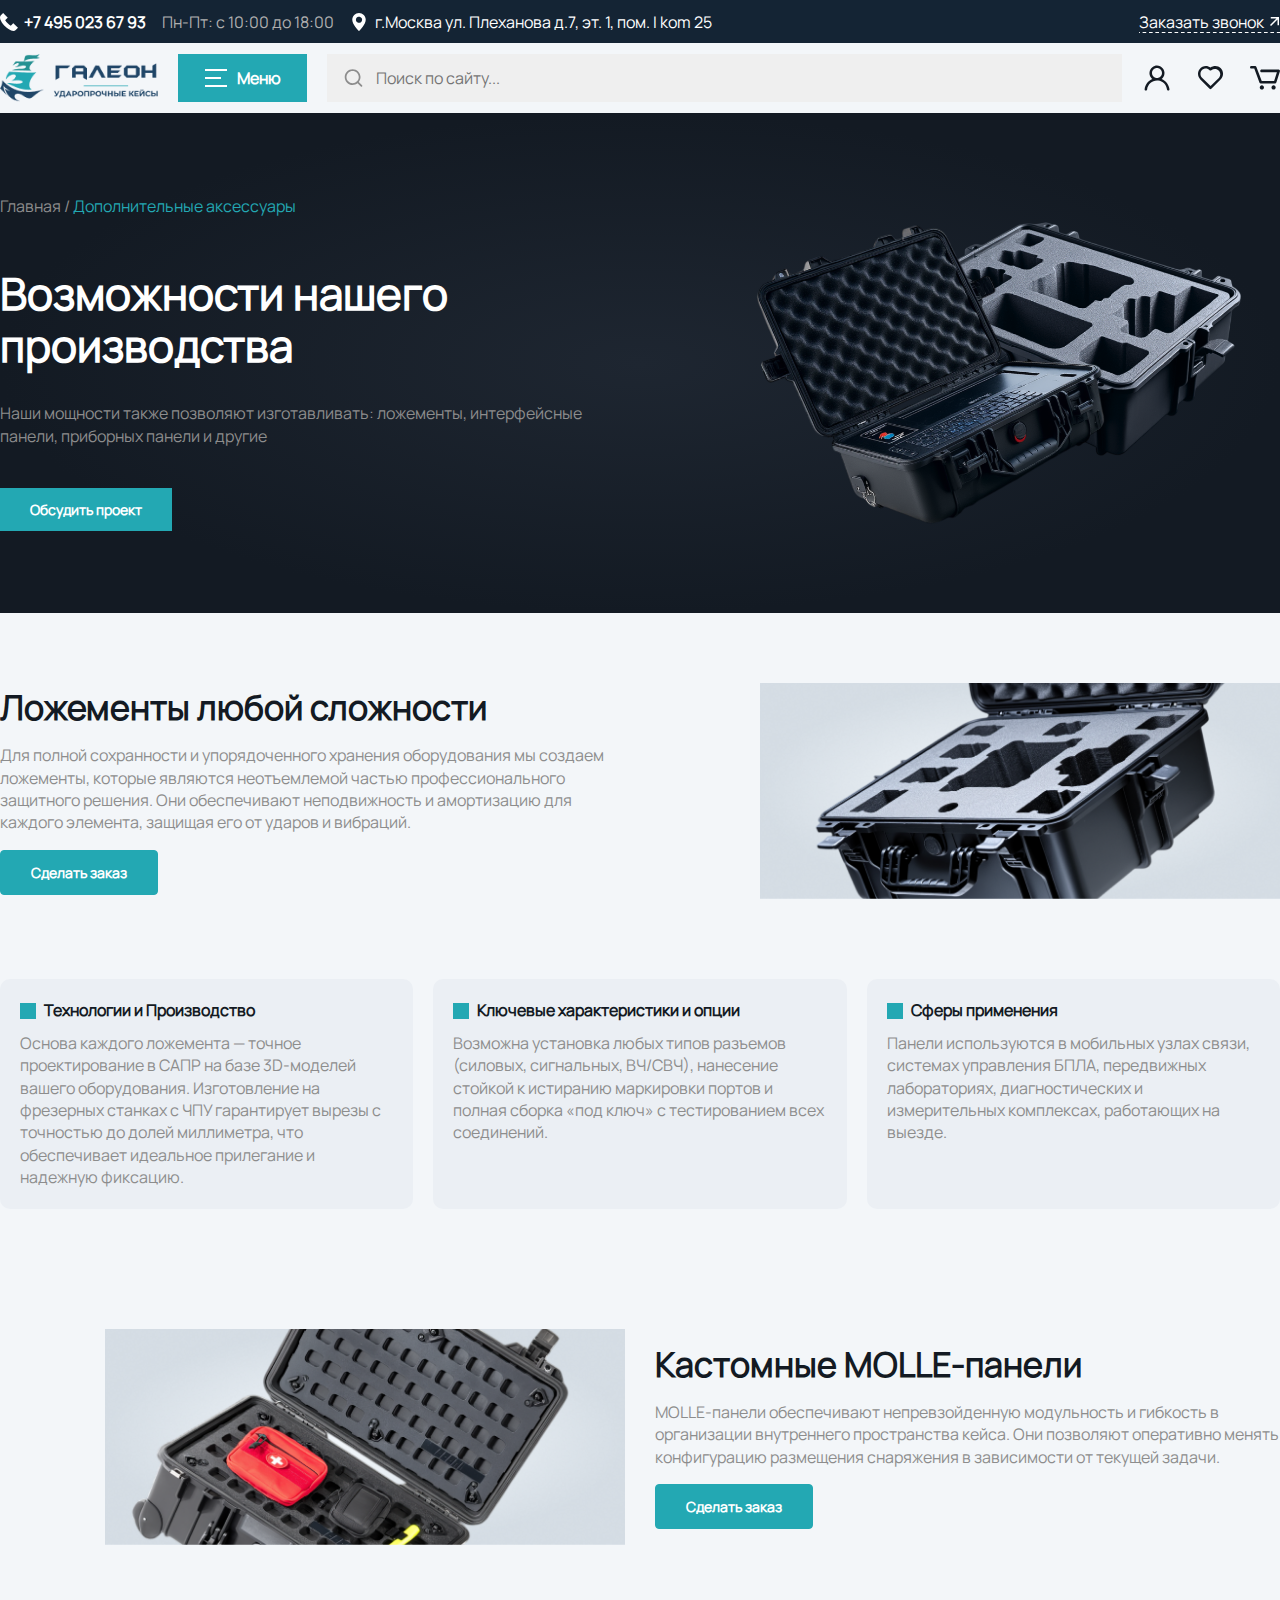
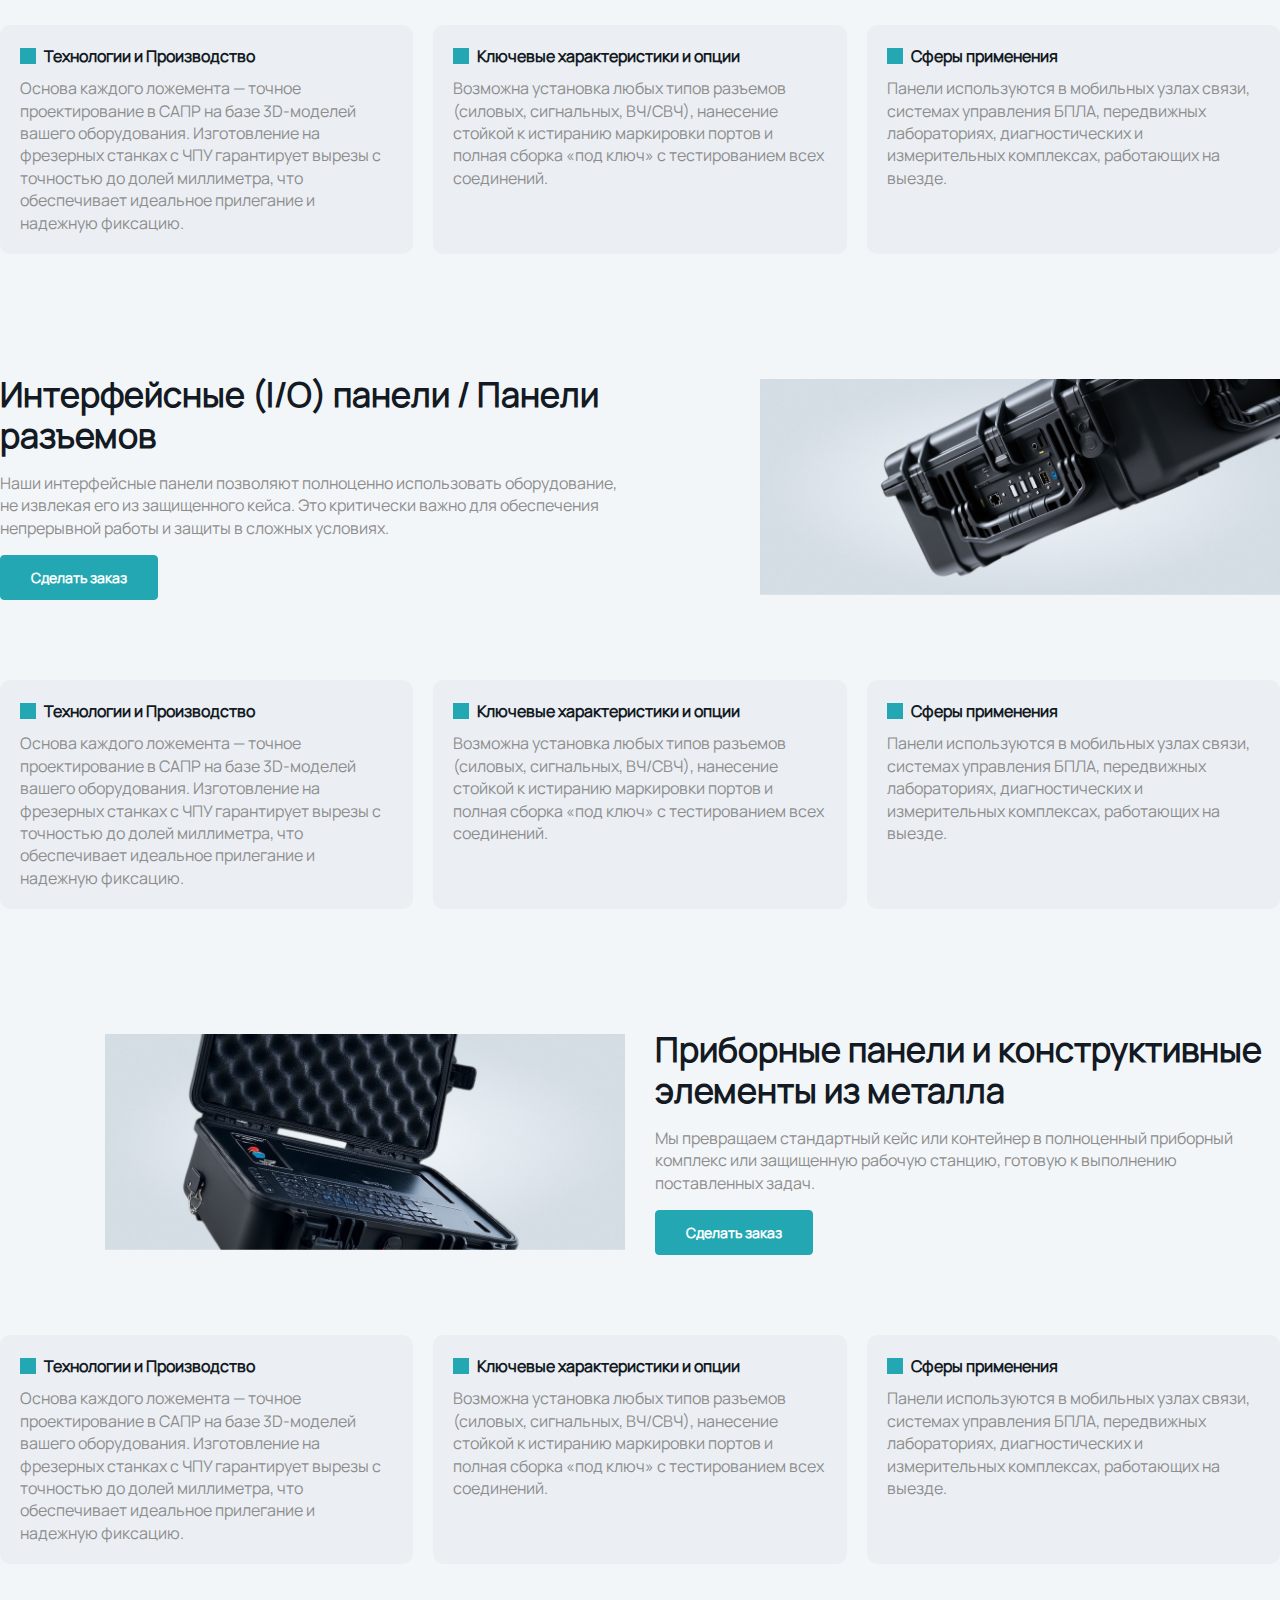
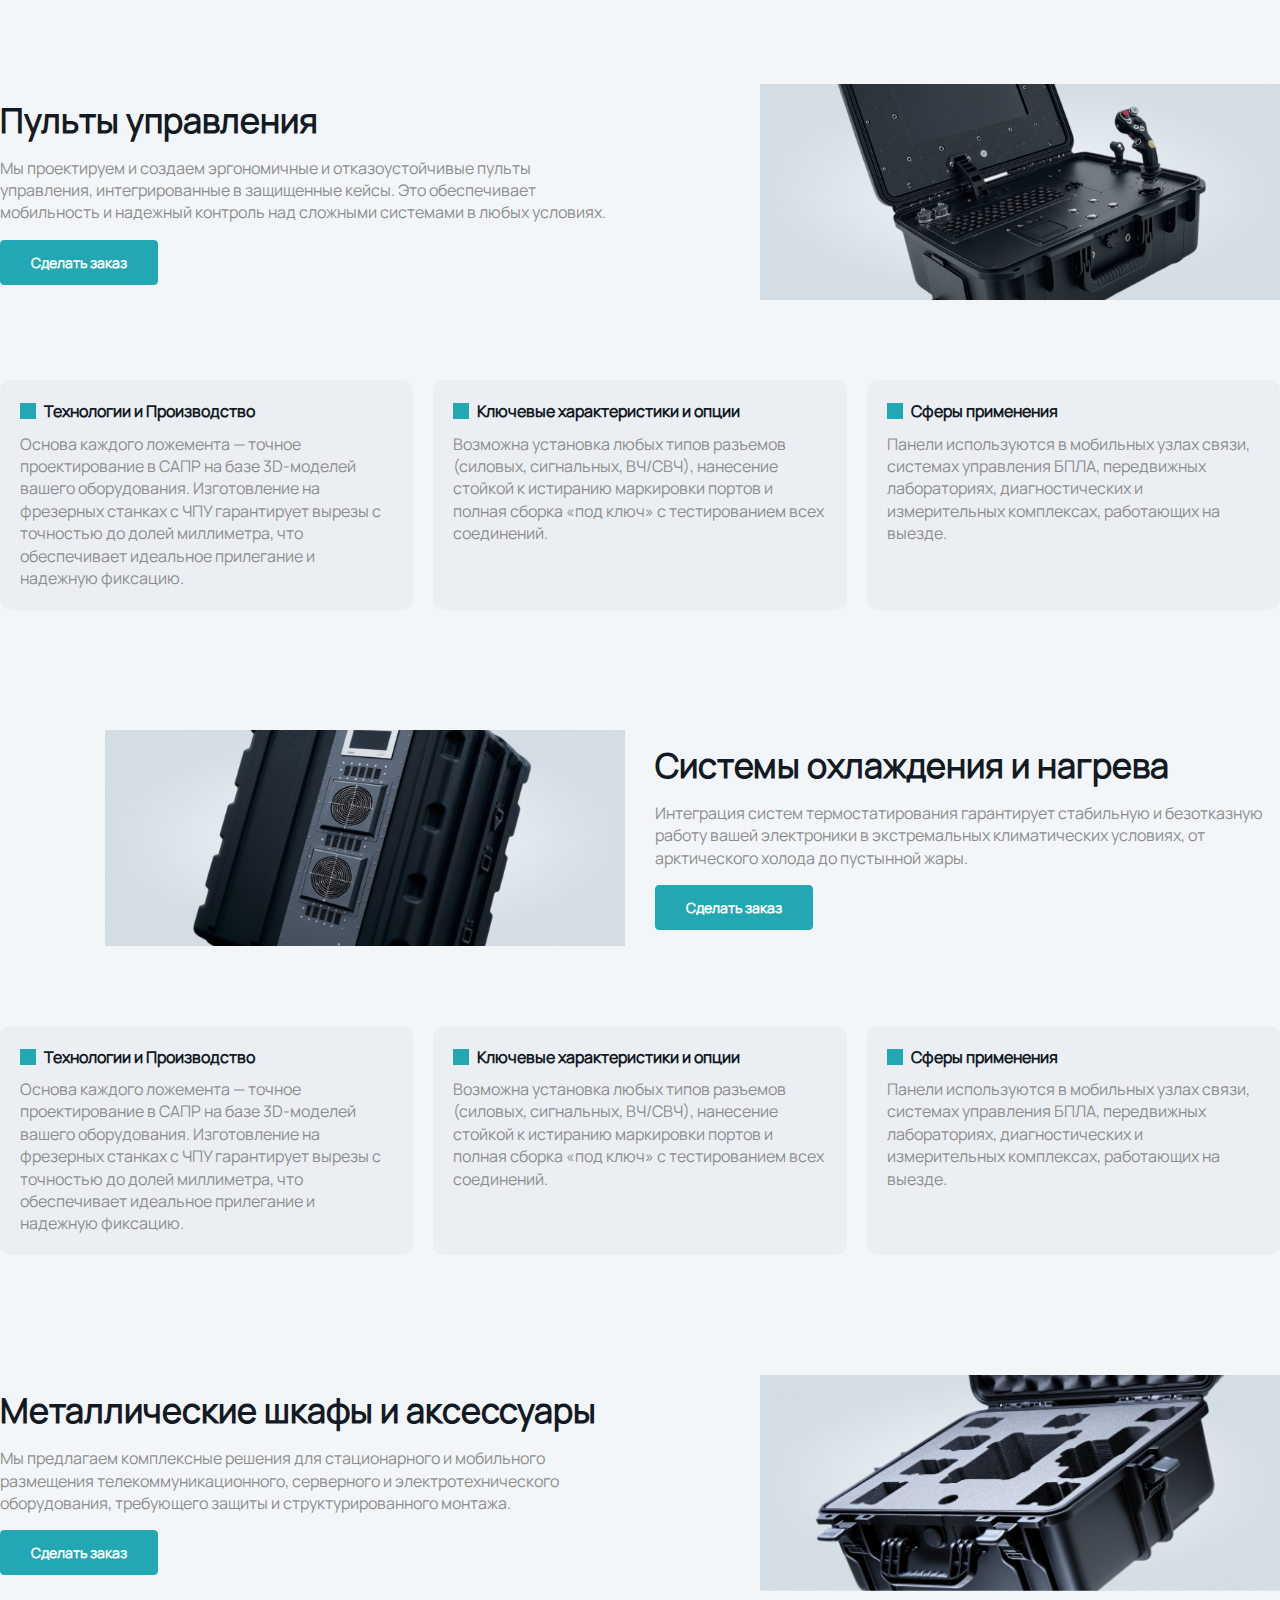
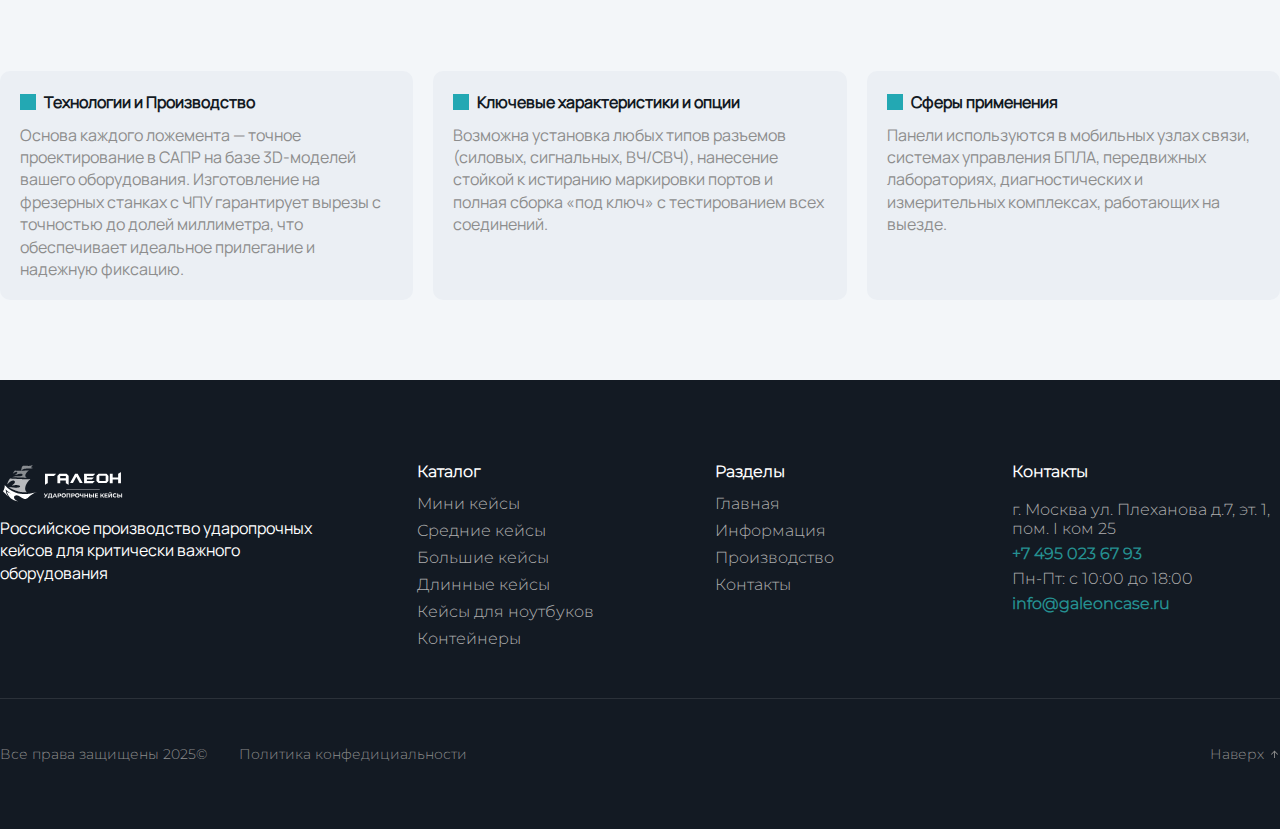
<file: html/additional.html>
<!doctype html>
<html lang="en">
  <head>
    <meta charset="UTF-8" />
    <meta name="viewport" content="width=device-width, initial-scale=1.0" />
    <title>Additional</title>
    <link rel="stylesheet" href="/css/product.css" />
    <link rel="stylesheet" href="/css/main.css" />
    <link rel="stylesheet" href="/css/additional.css" />
  </head>
  <body>
    <!--Header-top-->
    <div class="header-top">
      <div class="container header-top__wrapper">
        <div class="header-top__left">
          <div class="header-top__number">
            <svg
              xmlns="http://www.w3.org"
              width="18"
              height="18"
              viewBox="0 0 18 18"
              fill="none"
            >
              <g clip-path="url(#clip0_105_402)">
                <path
                  d="M13.3992 18C12.0282 18 10.3463 17.3687 8.49338 16.1248C4.74693 13.6108 0.362639 8.45134 0.0228328 4.96505C-0.0858422 3.85006 0.193777 2.95037 0.854039 2.29008L3.14415 0L7.80727 4.66313L7.43442 5.03603C6.8396 5.63093 5.8649 6.60355 5.16805 7.29568C5.8091 8.23711 7.0466 9.62831 7.95968 10.5414C8.82396 11.4049 9.82406 12.191 10.7254 12.793C11.3747 12.1395 12.2486 11.2629 12.9634 10.5465L13.3368 10.1733L18 14.8375L15.7376 17.0998C15.1356 17.7018 14.341 18 13.3992 18Z"
                  fill="white"
                />
              </g>
              <defs>
                <clipPath id="clip0_105_402">
                  <rect width="18" height="18" fill="white" />
                </clipPath>
              </defs>
            </svg>
            +7 495 023 67 93
          </div>
          <div class="header-top__date">Пн-Пт: с 10:00 до 18:00</div>
          <div class="header-top__location">
            <svg
              xmlns="http://www.w3.org"
              width="18"
              height="18"
              viewBox="0 0 18 18"
              fill="none"
            >
              <g clip-path="url(#clip0_105_396)">
                <path
                  d="M9 0C7.21052 0.00238121 5.49501 0.714305 4.22966 1.97966C2.9643 3.24501 2.25238 4.96052 2.25 6.75C2.25 11.5959 8.53875 17.6653 8.80594 17.9212C8.85791 17.9718 8.92753 18 9 18C9.07247 18 9.14209 17.9718 9.19406 17.9212C9.46125 17.6653 15.75 11.5959 15.75 6.75C15.7476 4.96052 15.0357 3.24501 13.7703 1.97966C12.505 0.714305 10.7895 0.00238121 9 0ZM9 9.84375C8.38811 9.84375 7.78997 9.6623 7.2812 9.32236C6.77244 8.98241 6.37591 8.49924 6.14175 7.93393C5.90759 7.36862 5.84632 6.74657 5.9657 6.14644C6.08507 5.54631 6.37972 4.99506 6.81239 4.56239C7.24506 4.12972 7.79631 3.83507 8.39644 3.7157C8.99657 3.59632 9.61862 3.65759 10.1839 3.89175C10.7492 4.12591 11.2324 4.52244 11.5724 5.0312C11.9123 5.53997 12.0938 6.13811 12.0938 6.75C12.0932 7.57035 11.7671 8.35696 11.187 8.93704C10.607 9.51711 9.82035 9.84323 9 9.84375Z"
                  fill="white"
                />
              </g>
              <defs>
                <clipPath id="clip0_105_396">
                  <rect width="18" height="18" fill="white" />
                </clipPath>
              </defs>
            </svg>
            г.Москва ул. Плеханова д.7, эт. 1, пом. I kom 25
          </div>
        </div>
        <div class="header-top__link">
          Заказать звонок
          <svg
            xmlns="http://www.w3.org"
            width="10"
            height="10"
            viewBox="0 0 10 10"
            fill="none"
          >
            <path
              d="M7.51575 2.5605L1.0605 9.01575L0 7.95525L6.4545 1.5H0.76575V0H9.01575V8.25H7.51575V2.5605Z"
              fill="white"
            />
          </svg>
        </div>
      </div>
    </div>
    <!--Header-->
    <div class="container">
      <header id="header">
        <div class="header-logo">
          <img src="/img/logo.png" alt="" />
        </div>
        <div class="header-menu">
          <button>
            <svg
              xmlns="http://www.w3.org/2000/svg"
              width="22"
              height="22"
              viewBox="0 0 22 22"
              fill="none"
            >
              <rect y="2" width="22" height="2" fill="white" />
              <rect y="10" width="16" height="2" fill="white" />
              <rect y="18" width="22" height="2" fill="white" />
            </svg>
            Меню
          </button>
        </div>
        <div class="header-search">
          <svg
            xmlns="http://www.w3.org"
            width="22"
            height="22"
            viewBox="0 0 22 22"
            fill="none"
          >
            <path
              d="M10.0269 1.7704C7.84116 1.77407 5.74597 2.64398 4.2004 4.18955C2.65483 5.73512 1.78491 7.83031 1.78125 10.0161C1.78308 12.2037 2.65196 14.3014 4.19753 15.8495C5.7431 17.3977 7.83932 18.2701 10.0269 18.2756C11.9671 18.2756 13.7548 17.5931 15.1683 16.4636L18.6017 19.897C18.7757 20.0587 19.0055 20.1468 19.243 20.1426C19.4804 20.1385 19.7071 20.0424 19.8752 19.8747C20.0434 19.707 20.14 19.4806 20.1448 19.2432C20.1496 19.0057 20.0622 18.7756 19.9009 18.6013L16.4676 15.1644C17.6402 13.706 18.2794 11.8909 18.2795 10.0195C18.2795 5.47402 14.5724 1.7704 10.0269 1.7704ZM10.0269 3.60662C13.5816 3.60662 16.4433 6.46489 16.4433 10.0161C16.4433 13.5673 13.5816 16.4428 10.0269 16.4428C6.47227 16.4428 3.61401 13.5776 3.61401 10.023C3.61401 6.46835 6.47227 3.60662 10.0269 3.60662Z"
              fill="#8D8D8D"
            />
          </svg>
          <input type="text" placeholder="Поиск по сайту..." />
        </div>

        <div class="header-icons">
          <div class="header-icon">
            <svg
              xmlns="http://www.w3.org/2000/svg"
              width="30"
              height="30"
              viewBox="0 0 30 30"
              fill="none"
            >
              <path
                d="M19.6246 15.875C22.8746 13.375 23.4996 8.625 20.8746 5.375C18.2496 2.125 13.6246 1.5 10.3746 4.125C7.12461 6.75 6.49961 11.375 9.12461 14.625C9.49961 15.125 9.87461 15.5 10.3746 15.875C6.12461 17.625 3.12461 21.5 2.62461 26.125C2.49961 26.875 2.99961 27.375 3.74961 27.5C4.49961 27.625 4.99961 27.125 5.12461 26.375C5.74961 20.875 10.7496 16.875 16.1246 17.5C20.7496 18 24.3746 21.625 24.9996 26.375C25.1246 27 25.6246 27.5 26.2496 27.5H26.3746C26.9996 27.375 27.4996 26.75 27.4996 26.125C26.8746 21.5 23.8746 17.625 19.6246 15.875ZM14.9996 15C12.2496 15 9.99961 12.75 9.99961 10C9.99961 7.25 12.2496 5 14.9996 5C17.7496 5 19.9996 7.25 19.9996 10C19.9996 12.75 17.7496 15 14.9996 15Z"
                fill="#131A23"
              />
            </svg>
          </div>
          <div class="header-icon">
            <svg
              xmlns="http://www.w3.org/2000/svg"
              width="26"
              height="24"
              viewBox="0 0 26 24"
              fill="none"
            >
              <path
                d="M22.82 2.32015C20.07 -0.42985 15.695 -0.67985 12.57 1.57015C9.06997 -1.05485 4.19496 -0.30485 1.56997 3.19515C-0.805035 6.32015 -0.430035 10.6951 2.31997 13.4451L11.57 22.8202C12.07 23.3202 12.82 23.3202 13.32 22.8202L22.57 13.5702C25.82 10.3202 25.82 5.44515 22.82 2.32015ZM21.07 11.6952L12.57 20.0702L4.06996 11.6952C1.94496 9.57015 1.94496 6.19515 4.06996 4.07015C5.06996 3.07015 6.44496 2.57015 7.81996 2.57015C9.19497 2.57015 10.57 3.19515 11.57 4.19515C12.07 4.69515 12.82 4.69515 13.32 4.19515C15.57 2.32015 18.945 2.44515 20.82 4.69515C22.695 6.69515 22.695 9.69515 21.07 11.6952Z"
                fill="#131A23"
              />
            </svg>
          </div>
          <div class="header-icon">
            <svg
              xmlns="http://www.w3.org/2000/svg"
              width="30"
              height="24"
              viewBox="0 0 30 24"
              fill="none"
            >
              <path
                d="M29.9348 5.31522L26.4457 16.3043C26.1848 17.087 25.5 17.6087 24.6848 17.6087H11.2174C10.4348 17.6087 9.68478 17.1196 9.42391 16.4022L4.27174 2.6087H1.30435C0.586957 2.6087 0 2.02174 0 1.30435C0 0.586957 0.586957 0 1.30435 0H5.18478C5.73913 0 6.22826 0.358696 6.42391 0.880435L11.7391 15H24.1304L26.9022 6.19565H11.5435C10.8261 6.19565 10.2391 5.6087 10.2391 4.8913C10.2391 4.17391 10.8261 3.58696 11.5435 3.58696H28.6957C29.1196 3.58696 29.5109 3.81522 29.7391 4.1413C30 4.46739 30.0652 4.92391 29.9348 5.31522ZM11.8696 19.337C11.3152 19.337 10.7609 19.5652 10.3696 19.9565C9.97826 20.3478 9.75 20.9022 9.75 21.4565C9.75 22.0109 9.97826 22.5652 10.3696 22.9565C10.7609 23.3478 11.3152 23.5761 11.8696 23.5761C12.4239 23.5761 12.9783 23.3478 13.3696 22.9565C13.7609 22.5652 13.9891 22.0109 13.9891 21.4565C13.9891 20.9022 13.7609 20.3478 13.3696 19.9565C12.9783 19.5652 12.4239 19.337 11.8696 19.337ZM23.5761 19.337C23.0217 19.337 22.4674 19.5652 22.0761 19.9565C21.6848 20.3478 21.4565 20.9022 21.4565 21.4565C21.4565 22.0109 21.6848 22.5652 22.0761 22.9565C22.4674 23.3478 23.0217 23.5761 23.5761 23.5761C24.1304 23.5761 24.6848 23.3478 25.0761 22.9565C25.4674 22.5652 25.6957 22.0109 25.6957 21.4565C25.6957 20.9022 25.4674 20.3478 25.0761 19.9565C24.6848 19.5652 24.1304 19.337 23.5761 19.337Z"
                fill="#131A23"
              />
            </svg>
          </div>
        </div>
      </header>
    </div>
    <!--Main-->
    <div class="additional-main__banner">
      <div class="container">
        <div class="product-main">
          <div class="product-main__location">
            <a href="/html/index.html">Главная / </a>
            <div class="green">Дополнительные аксессуары</div>
          </div>
          <div class="product-main__subtitle">
            Возможности нашего производства
          </div>
          <div class="product-main__description">
            Наши мощности также позволяют изготавливать: ложементы, интерфейсные
            панели, приборных панели и другие
          </div>
          <div class="product-main__button">Обсудить проект</div>
        </div>
        <div class="additional-main__img">
          <img src="/img/additional-banner__img.png" alt="Additional Img" />
        </div>
      </div>
    </div>
    <!--Additional-card-->
    <div class="container">
      <div class="additional-card__top">
        <div class="additional-card__left">
          <div class="additional-card__title">Ложементы любой сложности</div>
          <div class="additional-card__description">
            Для полной сохранности и упорядоченного хранения оборудования мы
            создаем ложементы, которые являются неотъемлемой частью
            профессионального защитного решения. Они обеспечивают неподвижность
            и амортизацию для каждого элемента, защищая его от ударов и
            вибраций.
          </div>
          <div class="additional-card__button">Сделать заказ</div>
        </div>
        <div class="additional-card__right">
          <img src="/img/Additional-card1.png" alt="" />
        </div>
      </div>
      <div class="additional-card__bottom-wrapper">
        <div class="additional-card__bottom">
          <div class="additional-card__bottom-title">
            <img src="/img/Additional-card__bottom-title.png" alt="" />
            Технологии и Производство
          </div>
          <div class="additional-card__bottom-description">
            Основа каждого ложемента — точное проектирование в САПР на базе
            3D-моделей вашего оборудования. Изготовление на фрезерных станках с
            ЧПУ гарантирует вырезы с точностью до долей миллиметра, что
            обеспечивает идеальное прилегание и надежную фиксацию.
          </div>
        </div>
        <div class="additional-card__bottom">
          <div class="additional-card__bottom-title">
            <img src="/img/Additional-card__bottom-title.png" alt="" /> Ключевые
            характеристики и опции
          </div>
          <div class="additional-card__bottom-description">
            Возможна установка любых типов разъемов (силовых, сигнальных,
            ВЧ/СВЧ), нанесение стойкой к истиранию маркировки портов и полная
            сборка «под ключ» с тестированием всех соединений.
          </div>
        </div>
        <div class="additional-card__bottom">
          <div class="additional-card__bottom-title">
            <img src="/img/Additional-card__bottom-title.png" alt="" /> Сферы
            применения
          </div>
          <div class="additional-card__bottom-description">
            Панели используются в мобильных узлах связи, системах управления
            БПЛА, передвижных лабораториях, диагностических и измерительных
            комплексах, работающих на выезде.
          </div>
        </div>
      </div>
    </div>
    <!--Additional-card-->
    <div class="container">
      <div class="additional-card__top">
        <div class="additional-card__right">
          <img src="/img/Additional-card2.png" alt="" />
        </div>
        <div class="additional-card__left">
          <div class="additional-card__title">Кастомные MOLLE-панели</div>
          <div class="additional-card__description">
            MOLLE-панели обеспечивают непревзойденную модульность и гибкость в
            организации внутреннего пространства кейса. Они позволяют оперативно
            менять конфигурацию размещения снаряжения в зависимости от текущей
            задачи.
          </div>
          <div class="additional-card__button">Сделать заказ</div>
        </div>
      </div>
      <div class="additional-card__bottom-wrapper">
        <div class="additional-card__bottom">
          <div class="additional-card__bottom-title">
            <img src="/img/Additional-card__bottom-title.png" alt="" />
            Технологии и Производство
          </div>
          <div class="additional-card__bottom-description">
            Основа каждого ложемента — точное проектирование в САПР на базе
            3D-моделей вашего оборудования. Изготовление на фрезерных станках с
            ЧПУ гарантирует вырезы с точностью до долей миллиметра, что
            обеспечивает идеальное прилегание и надежную фиксацию.
          </div>
        </div>
        <div class="additional-card__bottom">
          <div class="additional-card__bottom-title">
            <img src="/img/Additional-card__bottom-title.png" alt="" /> Ключевые
            характеристики и опции
          </div>
          <div class="additional-card__bottom-description">
            Возможна установка любых типов разъемов (силовых, сигнальных,
            ВЧ/СВЧ), нанесение стойкой к истиранию маркировки портов и полная
            сборка «под ключ» с тестированием всех соединений.
          </div>
        </div>
        <div class="additional-card__bottom">
          <div class="additional-card__bottom-title">
            <img src="/img/Additional-card__bottom-title.png" alt="" /> Сферы
            применения
          </div>
          <div class="additional-card__bottom-description">
            Панели используются в мобильных узлах связи, системах управления
            БПЛА, передвижных лабораториях, диагностических и измерительных
            комплексах, работающих на выезде.
          </div>
        </div>
      </div>
    </div>
    <!--Additional-card-->
    <div class="container">
      <div class="additional-card__top">
        <div class="additional-card__left">
          <div class="additional-card__title">
            Интерфейсные (I/O) панели / Панели разъемов
          </div>
          <div class="additional-card__description">
            Наши интерфейсные панели позволяют полноценно использовать
            оборудование, не извлекая его из защищенного кейса. Это критически
            важно для обеспечения непрерывной работы и защиты в сложных
            условиях.
          </div>
          <div class="additional-card__button">Сделать заказ</div>
        </div>
        <div class="additional-card__right">
          <img src="/img/Additional-card3.png" alt="" />
        </div>
      </div>
      <div class="additional-card__bottom-wrapper">
        <div class="additional-card__bottom">
          <div class="additional-card__bottom-title">
            <img src="/img/Additional-card__bottom-title.png" alt="" />
            Технологии и Производство
          </div>
          <div class="additional-card__bottom-description">
            Основа каждого ложемента — точное проектирование в САПР на базе
            3D-моделей вашего оборудования. Изготовление на фрезерных станках с
            ЧПУ гарантирует вырезы с точностью до долей миллиметра, что
            обеспечивает идеальное прилегание и надежную фиксацию.
          </div>
        </div>
        <div class="additional-card__bottom">
          <div class="additional-card__bottom-title">
            <img src="/img/Additional-card__bottom-title.png" alt="" /> Ключевые
            характеристики и опции
          </div>
          <div class="additional-card__bottom-description">
            Возможна установка любых типов разъемов (силовых, сигнальных,
            ВЧ/СВЧ), нанесение стойкой к истиранию маркировки портов и полная
            сборка «под ключ» с тестированием всех соединений.
          </div>
        </div>
        <div class="additional-card__bottom">
          <div class="additional-card__bottom-title">
            <img src="/img/Additional-card__bottom-title.png" alt="" /> Сферы
            применения
          </div>
          <div class="additional-card__bottom-description">
            Панели используются в мобильных узлах связи, системах управления
            БПЛА, передвижных лабораториях, диагностических и измерительных
            комплексах, работающих на выезде.
          </div>
        </div>
      </div>
    </div>
    <!--Additional-card-->
    <div class="container">
      <div class="additional-card__top">
        <div class="additional-card__right">
          <img src="/img/Additional-card4.png" alt="" />
        </div>
        <div class="additional-card__left">
          <div class="additional-card__title">
            Приборные панели и конструктивные элементы из металла
          </div>
          <div class="additional-card__description">
            Мы превращаем стандартный кейс или контейнер в полноценный приборный
            комплекс или защищенную рабочую станцию, готовую к выполнению
            поставленных задач.
          </div>
          <div class="additional-card__button">Сделать заказ</div>
        </div>
      </div>
      <div class="additional-card__bottom-wrapper">
        <div class="additional-card__bottom">
          <div class="additional-card__bottom-title">
            <img src="/img/Additional-card__bottom-title.png" alt="" />
            Технологии и Производство
          </div>
          <div class="additional-card__bottom-description">
            Основа каждого ложемента — точное проектирование в САПР на базе
            3D-моделей вашего оборудования. Изготовление на фрезерных станках с
            ЧПУ гарантирует вырезы с точностью до долей миллиметра, что
            обеспечивает идеальное прилегание и надежную фиксацию.
          </div>
        </div>
        <div class="additional-card__bottom">
          <div class="additional-card__bottom-title">
            <img src="/img/Additional-card__bottom-title.png" alt="" /> Ключевые
            характеристики и опции
          </div>
          <div class="additional-card__bottom-description">
            Возможна установка любых типов разъемов (силовых, сигнальных,
            ВЧ/СВЧ), нанесение стойкой к истиранию маркировки портов и полная
            сборка «под ключ» с тестированием всех соединений.
          </div>
        </div>
        <div class="additional-card__bottom">
          <div class="additional-card__bottom-title">
            <img src="/img/Additional-card__bottom-title.png" alt="" /> Сферы
            применения
          </div>
          <div class="additional-card__bottom-description">
            Панели используются в мобильных узлах связи, системах управления
            БПЛА, передвижных лабораториях, диагностических и измерительных
            комплексах, работающих на выезде.
          </div>
        </div>
      </div>
    </div>
    <!--Additional-card-->
    <div class="container">
      <div class="additional-card__top">
        <div class="additional-card__left">
          <div class="additional-card__title">Пульты управления</div>
          <div class="additional-card__description">
            Мы проектируем и создаем эргономичные и отказоустойчивые пульты
            управления, интегрированные в защищенные кейсы. Это обеспечивает
            мобильность и надежный контроль над сложными системами в любых
            условиях.
          </div>
          <div class="additional-card__button">Сделать заказ</div>
        </div>
        <div class="additional-card__right">
          <img src="/img/Additional-card5.png" alt="" />
        </div>
      </div>
      <div class="additional-card__bottom-wrapper">
        <div class="additional-card__bottom">
          <div class="additional-card__bottom-title">
            <img src="/img/Additional-card__bottom-title.png" alt="" />
            Технологии и Производство
          </div>
          <div class="additional-card__bottom-description">
            Основа каждого ложемента — точное проектирование в САПР на базе
            3D-моделей вашего оборудования. Изготовление на фрезерных станках с
            ЧПУ гарантирует вырезы с точностью до долей миллиметра, что
            обеспечивает идеальное прилегание и надежную фиксацию.
          </div>
        </div>
        <div class="additional-card__bottom">
          <div class="additional-card__bottom-title">
            <img src="/img/Additional-card__bottom-title.png" alt="" /> Ключевые
            характеристики и опции
          </div>
          <div class="additional-card__bottom-description">
            Возможна установка любых типов разъемов (силовых, сигнальных,
            ВЧ/СВЧ), нанесение стойкой к истиранию маркировки портов и полная
            сборка «под ключ» с тестированием всех соединений.
          </div>
        </div>
        <div class="additional-card__bottom">
          <div class="additional-card__bottom-title">
            <img src="/img/Additional-card__bottom-title.png" alt="" /> Сферы
            применения
          </div>
          <div class="additional-card__bottom-description">
            Панели используются в мобильных узлах связи, системах управления
            БПЛА, передвижных лабораториях, диагностических и измерительных
            комплексах, работающих на выезде.
          </div>
        </div>
      </div>
    </div>
    <!--Additional-card-->
    <div class="container">
      <div class="additional-card__top">
        <div class="additional-card__right">
          <img src="/img/Additional-card6.png" alt="" />
        </div>
        <div class="additional-card__left">
          <div class="additional-card__title">Системы охлаждения и нагрева</div>
          <div class="additional-card__description">
            Интеграция систем термостатирования гарантирует стабильную и
            безотказную работу вашей электроники в экстремальных климатических
            условиях, от арктического холода до пустынной жары.
          </div>
          <div class="additional-card__button">Сделать заказ</div>
        </div>
      </div>
      <div class="additional-card__bottom-wrapper">
        <div class="additional-card__bottom">
          <div class="additional-card__bottom-title">
            <img src="/img/Additional-card__bottom-title.png" alt="" />
            Технологии и Производство
          </div>
          <div class="additional-card__bottom-description">
            Основа каждого ложемента — точное проектирование в САПР на базе
            3D-моделей вашего оборудования. Изготовление на фрезерных станках с
            ЧПУ гарантирует вырезы с точностью до долей миллиметра, что
            обеспечивает идеальное прилегание и надежную фиксацию.
          </div>
        </div>
        <div class="additional-card__bottom">
          <div class="additional-card__bottom-title">
            <img src="/img/Additional-card__bottom-title.png" alt="" /> Ключевые
            характеристики и опции
          </div>
          <div class="additional-card__bottom-description">
            Возможна установка любых типов разъемов (силовых, сигнальных,
            ВЧ/СВЧ), нанесение стойкой к истиранию маркировки портов и полная
            сборка «под ключ» с тестированием всех соединений.
          </div>
        </div>
        <div class="additional-card__bottom">
          <div class="additional-card__bottom-title">
            <img src="/img/Additional-card__bottom-title.png" alt="" /> Сферы
            применения
          </div>
          <div class="additional-card__bottom-description">
            Панели используются в мобильных узлах связи, системах управления
            БПЛА, передвижных лабораториях, диагностических и измерительных
            комплексах, работающих на выезде.
          </div>
        </div>
      </div>
    </div>
    <!--Additional-card-->
    <div class="container">
      <div class="additional-card__top">
        <div class="additional-card__left">
          <div class="additional-card__title">
            Металлические шкафы и аксессуары
          </div>
          <div class="additional-card__description">
            Мы предлагаем комплексные решения для стационарного и мобильного
            размещения телекоммуникационного, серверного и электротехнического
            оборудования, требующего защиты и структурированного монтажа.
          </div>
          <div class="additional-card__button">Сделать заказ</div>
        </div>
        <div class="additional-card__right">
          <img src="/img/Additional-card1.png" alt="" />
        </div>
      </div>
      <div class="additional-card__bottom-wrapper">
        <div class="additional-card__bottom">
          <div class="additional-card__bottom-title">
            <img src="/img/Additional-card__bottom-title.png" alt="" />
            Технологии и Производство
          </div>
          <div class="additional-card__bottom-description">
            Основа каждого ложемента — точное проектирование в САПР на базе
            3D-моделей вашего оборудования. Изготовление на фрезерных станках с
            ЧПУ гарантирует вырезы с точностью до долей миллиметра, что
            обеспечивает идеальное прилегание и надежную фиксацию.
          </div>
        </div>
        <div class="additional-card__bottom">
          <div class="additional-card__bottom-title">
            <img src="/img/Additional-card__bottom-title.png" alt="" /> Ключевые
            характеристики и опции
          </div>
          <div class="additional-card__bottom-description">
            Возможна установка любых типов разъемов (силовых, сигнальных,
            ВЧ/СВЧ), нанесение стойкой к истиранию маркировки портов и полная
            сборка «под ключ» с тестированием всех соединений.
          </div>
        </div>
        <div class="additional-card__bottom">
          <div class="additional-card__bottom-title">
            <img src="/img/Additional-card__bottom-title.png" alt="" /> Сферы
            применения
          </div>
          <div class="additional-card__bottom-description">
            Панели используются в мобильных узлах связи, системах управления
            БПЛА, передвижных лабораториях, диагностических и измерительных
            комплексах, работающих на выезде.
          </div>
        </div>
      </div>
    </div>
    <!--Footer-->
    <div class="footer-banner__area">
      <div class="container">
        <footer id="footer">
          <div class="container">
            <div class="footer-top">
              <div class="footer-top1">
                <div class="footer-top1__img">
                  <img src="/img/footer-img.svg" alt="Galeon Case" />
                </div>
                <div class="footer-top1__description">
                  Российское производство ударопрочных кейсов для критически
                  важного оборудования
                </div>
              </div>
              <div class="footer-top2">
                <div class="footer-top2__title">Каталог</div>
                <div class="footer-top2__items">
                  <div class="footer-top2__item">Мини кейсы</div>
                  <div class="footer-top2__item">Средние кейсы</div>
                  <div class="footer-top2__item">Большие кейсы</div>
                  <div class="footer-top2__item">Длинные кейсы</div>
                  <div class="footer-top2__item">Кейсы для ноутбуков</div>
                  <div class="footer-top2__item">Контейнеры</div>
                </div>
              </div>
              <div class="footer-top3">
                <div class="footer-top3__title">Разделы</div>
                <div class="footer-top3__items">
                  <div class="footer-top3__item">Главная</div>
                  <div class="footer-top3__item">Информация</div>
                  <div class="footer-top3__item">Производство</div>
                  <div class="footer-top3__item">Контакты</div>
                </div>
              </div>
              <div class="footer-top4">
                <div class="footer-top4__title">Контакты</div>
                <div class="footer-top4__location">
                  г. Москва ул. Плеханова д.7, эт. 1, пом. I ком 25
                </div>
                <div class="footer-top4__number">+7 495 023 67 93</div>
                <div class="footer-top4__date">Пн-Пт: с 10:00 до 18:00</div>
                <div class="footer-top4__email">info@galeoncase.ru</div>
              </div>
            </div>
            <div class="footer-line"></div>
            <div class="footer-bottom">
              <div class="footer-bottom__left">
                <div class="footer-bottom1">Все права защищены 2025©</div>
                <div class="footer-bottom2">Политика конфедициальности</div>
              </div>
              <div class="footer-bottom__link">
                Наверх
                <svg
                  xmlns="http://www.w3.org/2000/svg"
                  width="11"
                  height="11"
                  viewBox="0 0 14 14"
                  fill="none"
                >
                  <path
                    d="M7.58072 4.2811L7.58072 11.3815L6.41423 11.3815L6.41381 4.28151L3.28516 7.41016L2.4602 6.58521L6.99747 2.04794L11.5347 6.58521L10.7098 7.41016L7.58072 4.2811Z"
                    fill="#8D8D8D"
                  />
                </svg>
              </div>
            </div>
          </div>
        </footer>
      </div>
    </div>
    <script src="/js/script.js"></script>
  </body>
</html>
</file>
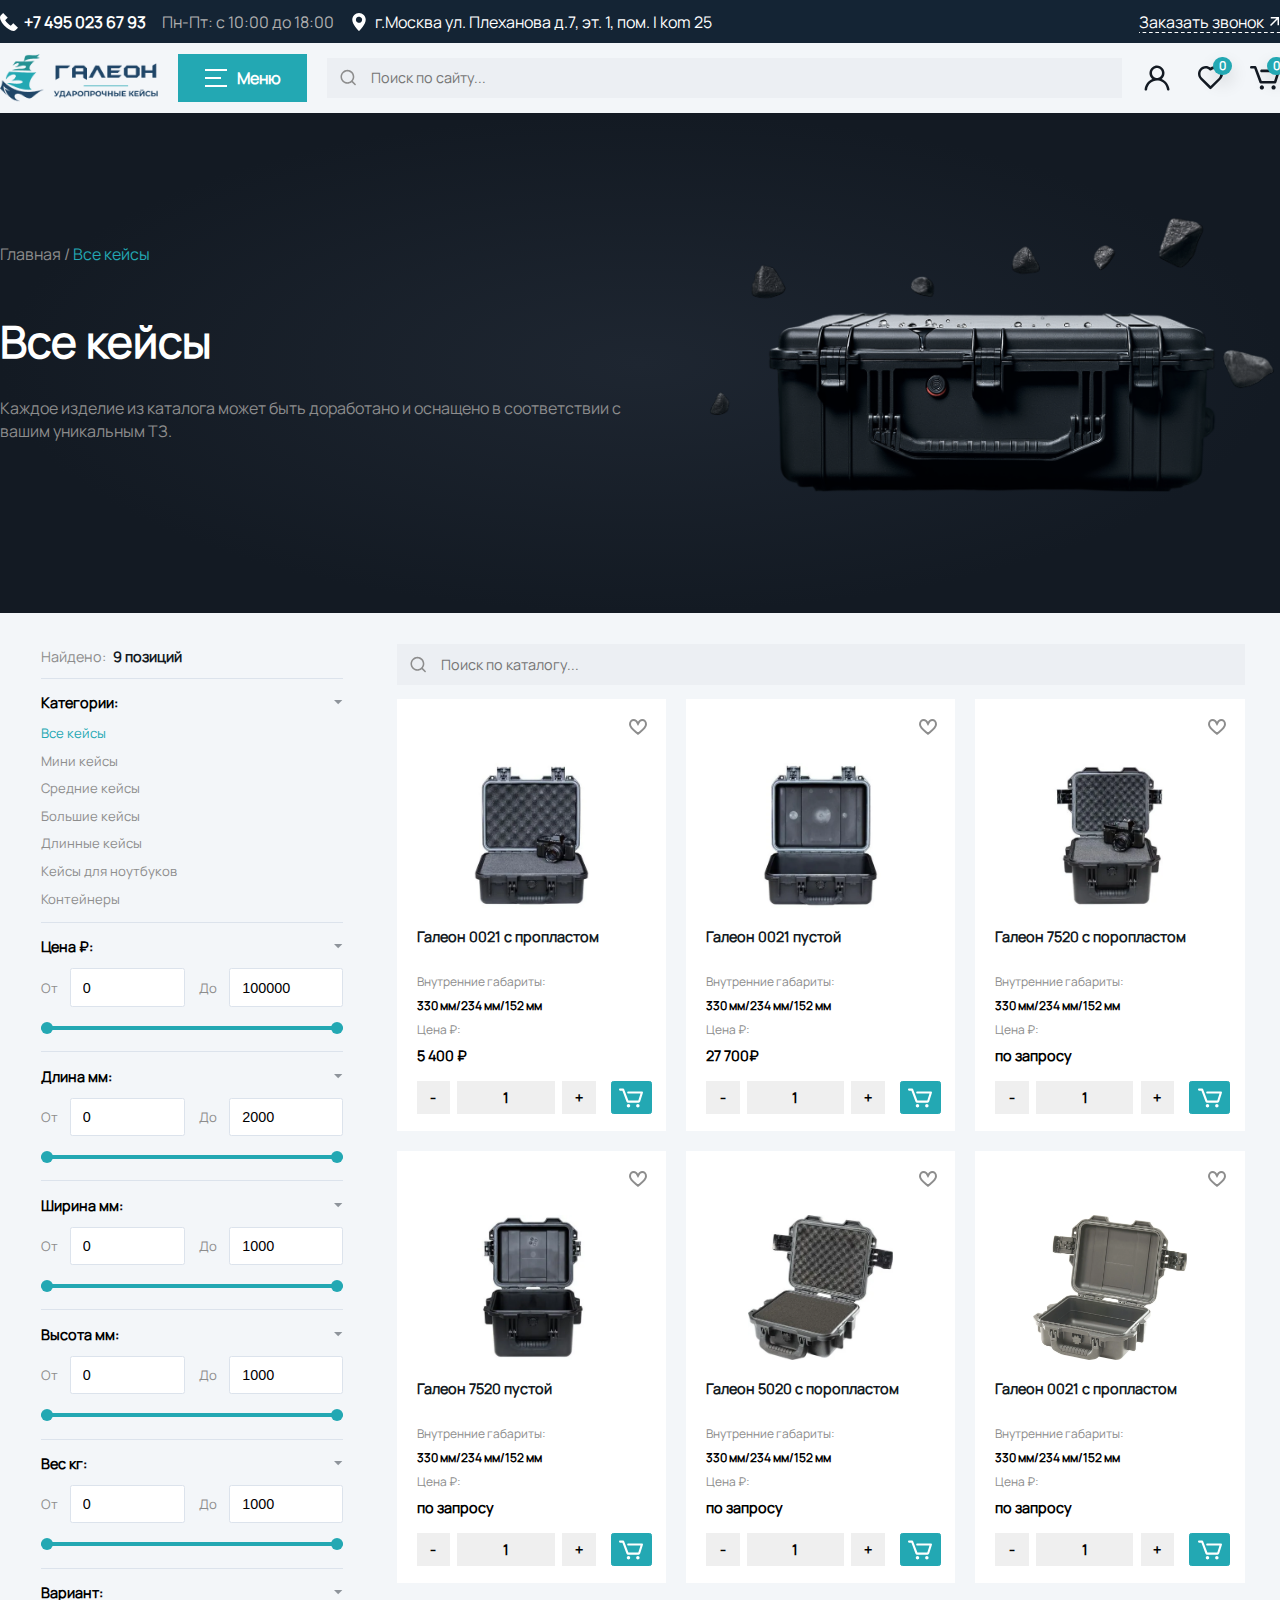
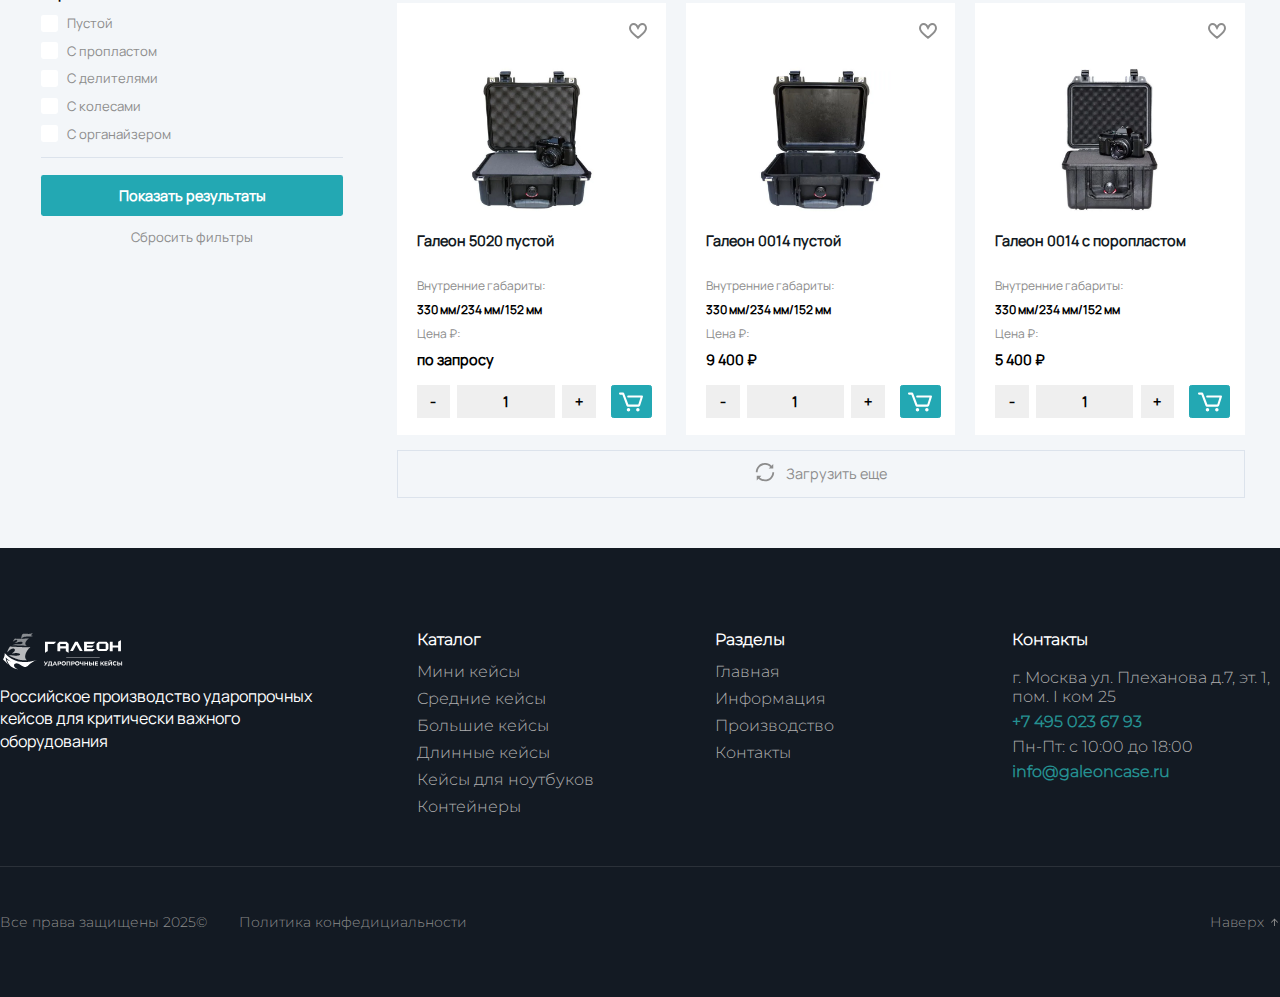
<file: html/catalog.html>
<!doctype html>
<html lang="en">
  <head>
    <meta charset="UTF-8" />
    <meta name="viewport" content="width=device-width, initial-scale=1.0" />
    <title>Catalog</title>
    <link rel="stylesheet" href="/css/main.css" />
    <link rel="stylesheet" href="/css/contact.css" />
    <link rel="stylesheet" href="/css/catalog.css" />
    <link rel="stylesheet" href="/css/additional.css" />
    <link rel="stylesheet" href="/css/product.css" />
  </head>
  <body>
    <!--Header-top-->
    <div class="header-top">
      <div class="container header-top__wrapper">
        <div class="header-top__left">
          <a href="tel:+7 495 023 67 93" class="header-top__number">
            <svg
              xmlns="http://www.w3.org"
              width="18"
              height="18"
              viewBox="0 0 18 18"
              fill="none"
            >
              <g clip-path="url(#clip0_105_402)">
                <path
                  d="M13.3992 18C12.0282 18 10.3463 17.3687 8.49338 16.1248C4.74693 13.6108 0.362639 8.45134 0.0228328 4.96505C-0.0858422 3.85006 0.193777 2.95037 0.854039 2.29008L3.14415 0L7.80727 4.66313L7.43442 5.03603C6.8396 5.63093 5.8649 6.60355 5.16805 7.29568C5.8091 8.23711 7.0466 9.62831 7.95968 10.5414C8.82396 11.4049 9.82406 12.191 10.7254 12.793C11.3747 12.1395 12.2486 11.2629 12.9634 10.5465L13.3368 10.1733L18 14.8375L15.7376 17.0998C15.1356 17.7018 14.341 18 13.3992 18Z"
                  fill="white"
                />
              </g>
              <defs>
                <clipPath id="clip0_105_402">
                  <rect width="18" height="18" fill="white" />
                </clipPath>
              </defs>
            </svg>
            +7 495 023 67 93
          </a>
          <div class="header-top__date">Пн-Пт: с 10:00 до 18:00</div>
          <div class="header-top__location">
            <svg
              xmlns="http://www.w3.org"
              width="18"
              height="18"
              viewBox="0 0 18 18"
              fill="none"
            >
              <g clip-path="url(#clip0_105_396)">
                <path
                  d="M9 0C7.21052 0.00238121 5.49501 0.714305 4.22966 1.97966C2.9643 3.24501 2.25238 4.96052 2.25 6.75C2.25 11.5959 8.53875 17.6653 8.80594 17.9212C8.85791 17.9718 8.92753 18 9 18C9.07247 18 9.14209 17.9718 9.19406 17.9212C9.46125 17.6653 15.75 11.5959 15.75 6.75C15.7476 4.96052 15.0357 3.24501 13.7703 1.97966C12.505 0.714305 10.7895 0.00238121 9 0ZM9 9.84375C8.38811 9.84375 7.78997 9.6623 7.2812 9.32236C6.77244 8.98241 6.37591 8.49924 6.14175 7.93393C5.90759 7.36862 5.84632 6.74657 5.9657 6.14644C6.08507 5.54631 6.37972 4.99506 6.81239 4.56239C7.24506 4.12972 7.79631 3.83507 8.39644 3.7157C8.99657 3.59632 9.61862 3.65759 10.1839 3.89175C10.7492 4.12591 11.2324 4.52244 11.5724 5.0312C11.9123 5.53997 12.0938 6.13811 12.0938 6.75C12.0932 7.57035 11.7671 8.35696 11.187 8.93704C10.607 9.51711 9.82035 9.84323 9 9.84375Z"
                  fill="white"
                />
              </g>
              <defs>
                <clipPath id="clip0_105_396">
                  <rect width="18" height="18" fill="white" />
                </clipPath>
              </defs>
            </svg>
            г.Москва ул. Плеханова д.7, эт. 1, пом. I kom 25
          </div>
        </div>
        <div class="header-top__link">
          Заказать звонок
          <svg
            xmlns="http://www.w3.org"
            width="10"
            height="10"
            viewBox="0 0 10 10"
            fill="none"
          >
            <path
              d="M7.51575 2.5605L1.0605 9.01575L0 7.95525L6.4545 1.5H0.76575V0H9.01575V8.25H7.51575V2.5605Z"
              fill="white"
            />
          </svg>
        </div>
      </div>
    </div>
    <!--Header-->
    <div class="container">
      <header id="header">
        <a href="/html/index.html" class="header-logo">
          <img src="/img/logo.png" alt="" />
        </a>
        <div class="header-menu">
          <button>
            <svg
              xmlns="http://www.w3.org/2000/svg"
              width="22"
              height="22"
              viewBox="0 0 22 22"
              fill="none"
            >
              <rect y="2" width="22" height="2" fill="white" />
              <rect y="10" width="16" height="2" fill="white" />
              <rect y="18" width="22" height="2" fill="white" />
            </svg>
            Меню
          </button>
        </div>
        <div class="header-search">
          <svg
            xmlns="http://www.w3.org"
            width="22"
            height="22"
            viewBox="0 0 22 22"
            fill="none"
          >
            <path
              d="M10.0269 1.7704C7.84116 1.77407 5.74597 2.64398 4.2004 4.18955C2.65483 5.73512 1.78491 7.83031 1.78125 10.0161C1.78308 12.2037 2.65196 14.3014 4.19753 15.8495C5.7431 17.3977 7.83932 18.2701 10.0269 18.2756C11.9671 18.2756 13.7548 17.5931 15.1683 16.4636L18.6017 19.897C18.7757 20.0587 19.0055 20.1468 19.243 20.1426C19.4804 20.1385 19.7071 20.0424 19.8752 19.8747C20.0434 19.707 20.14 19.4806 20.1448 19.2432C20.1496 19.0057 20.0622 18.7756 19.9009 18.6013L16.4676 15.1644C17.6402 13.706 18.2794 11.8909 18.2795 10.0195C18.2795 5.47402 14.5724 1.7704 10.0269 1.7704ZM10.0269 3.60662C13.5816 3.60662 16.4433 6.46489 16.4433 10.0161C16.4433 13.5673 13.5816 16.4428 10.0269 16.4428C6.47227 16.4428 3.61401 13.5776 3.61401 10.023C3.61401 6.46835 6.47227 3.60662 10.0269 3.60662Z"
              fill="#8D8D8D"
            />
          </svg>
          <input type="text" placeholder="Поиск по сайту..." />
        </div>

        <div class="header-icons">
          <div class="header-icon">
            <svg
              xmlns="http://www.w3.org/2000/svg"
              width="30"
              height="30"
              viewBox="0 0 30 30"
              fill="none"
            >
              <path
                d="M19.6246 15.875C22.8746 13.375 23.4996 8.625 20.8746 5.375C18.2496 2.125 13.6246 1.5 10.3746 4.125C7.12461 6.75 6.49961 11.375 9.12461 14.625C9.49961 15.125 9.87461 15.5 10.3746 15.875C6.12461 17.625 3.12461 21.5 2.62461 26.125C2.49961 26.875 2.99961 27.375 3.74961 27.5C4.49961 27.625 4.99961 27.125 5.12461 26.375C5.74961 20.875 10.7496 16.875 16.1246 17.5C20.7496 18 24.3746 21.625 24.9996 26.375C25.1246 27 25.6246 27.5 26.2496 27.5H26.3746C26.9996 27.375 27.4996 26.75 27.4996 26.125C26.8746 21.5 23.8746 17.625 19.6246 15.875ZM14.9996 15C12.2496 15 9.99961 12.75 9.99961 10C9.99961 7.25 12.2496 5 14.9996 5C17.7496 5 19.9996 7.25 19.9996 10C19.9996 12.75 17.7496 15 14.9996 15Z"
                fill="#131A23"
              />
            </svg>
          </div>
          <div class="header-icon">
            <svg
              xmlns="http://www.w3.org/2000/svg"
              width="26"
              height="24"
              viewBox="0 0 26 24"
              fill="none"
            >
              <path
                d="M22.82 2.32015C20.07 -0.42985 15.695 -0.67985 12.57 1.57015C9.06997 -1.05485 4.19496 -0.30485 1.56997 3.19515C-0.805035 6.32015 -0.430035 10.6951 2.31997 13.4451L11.57 22.8202C12.07 23.3202 12.82 23.3202 13.32 22.8202L22.57 13.5702C25.82 10.3202 25.82 5.44515 22.82 2.32015ZM21.07 11.6952L12.57 20.0702L4.06996 11.6952C1.94496 9.57015 1.94496 6.19515 4.06996 4.07015C5.06996 3.07015 6.44496 2.57015 7.81996 2.57015C9.19497 2.57015 10.57 3.19515 11.57 4.19515C12.07 4.69515 12.82 4.69515 13.32 4.19515C15.57 2.32015 18.945 2.44515 20.82 4.69515C22.695 6.69515 22.695 9.69515 21.07 11.6952Z"
                fill="#131A23"
              />
            </svg>
          </div>
          <div class="header-icon">
            <svg
              xmlns="http://www.w3.org/2000/svg"
              width="30"
              height="24"
              viewBox="0 0 30 24"
              fill="none"
            >
              <path
                d="M29.9348 5.31522L26.4457 16.3043C26.1848 17.087 25.5 17.6087 24.6848 17.6087H11.2174C10.4348 17.6087 9.68478 17.1196 9.42391 16.4022L4.27174 2.6087H1.30435C0.586957 2.6087 0 2.02174 0 1.30435C0 0.586957 0.586957 0 1.30435 0H5.18478C5.73913 0 6.22826 0.358696 6.42391 0.880435L11.7391 15H24.1304L26.9022 6.19565H11.5435C10.8261 6.19565 10.2391 5.6087 10.2391 4.8913C10.2391 4.17391 10.8261 3.58696 11.5435 3.58696H28.6957C29.1196 3.58696 29.5109 3.81522 29.7391 4.1413C30 4.46739 30.0652 4.92391 29.9348 5.31522ZM11.8696 19.337C11.3152 19.337 10.7609 19.5652 10.3696 19.9565C9.97826 20.3478 9.75 20.9022 9.75 21.4565C9.75 22.0109 9.97826 22.5652 10.3696 22.9565C10.7609 23.3478 11.3152 23.5761 11.8696 23.5761C12.4239 23.5761 12.9783 23.3478 13.3696 22.9565C13.7609 22.5652 13.9891 22.0109 13.9891 21.4565C13.9891 20.9022 13.7609 20.3478 13.3696 19.9565C12.9783 19.5652 12.4239 19.337 11.8696 19.337ZM23.5761 19.337C23.0217 19.337 22.4674 19.5652 22.0761 19.9565C21.6848 20.3478 21.4565 20.9022 21.4565 21.4565C21.4565 22.0109 21.6848 22.5652 22.0761 22.9565C22.4674 23.3478 23.0217 23.5761 23.5761 23.5761C24.1304 23.5761 24.6848 23.3478 25.0761 22.9565C25.4674 22.5652 25.6957 22.0109 25.6957 21.4565C25.6957 20.9022 25.4674 20.3478 25.0761 19.9565C24.6848 19.5652 24.1304 19.337 23.5761 19.337Z"
                fill="#131A23"
              />
            </svg>
          </div>
        </div>
      </header>
    </div>
    <!--Catalog-main-->
    <div class="additional-main__banner">
      <div class="container">
        <div class="product-main">
          <div class="product-main__location">
            <a href="/html/index.html">Главная / </a>
            <div class="green">Все кейсы</div>
          </div>
          <div class="product-main__subtitle">Все кейсы</div>
          <div class="product-main__description">
            Каждое изделие из каталога может быть доработано и оснащено в
            соответствии с вашим уникальным ТЗ.
          </div>
        </div>
        <div class="additional-main__img">
          <img src="/img/catalog-main__img.png" alt="Additional Img" />
        </div>
      </div>
    </div>
    <!--Catalog-products__filter-->
    <div class="container">
      <div class="catalog-products__filter">
        <div class="products-filter__find">
          Найдено:
          <div class="number">199 позиций</div>
        </div>
        <div class="products-filter__category">
          <div class="filter-category__title">Категории:</div>
          <div class="filter-category__items">
            <div class="filter-category__item active">Все кейсы</div>
            <div class="filter-category__item">Мини кейсы</div>
            <div class="filter-category__item">Средние кейсы</div>
            <div class="filter-category__item">Большие кейсы</div>
            <div class="filter-category__item">Длинные кейсы</div>
            <div class="filter-category__item">Кейсы для ноутбуков</div>
            <div class="filter-category__item">Контейнеры</div>
          </div>
        </div>
        <div class="products-filter__price">
          <div class="filter-price__title">Цена ₽:</div>
          <div class="filter-price__start">
            От <input type="text" placeholder="0" />
          </div>
          <div class="filter-price__end">
            До <input type="text" placeholder="100000" />
          </div>
          <div class="filter-price__slider">
            <input
              type="range"
              min="0"
              max="100000"
              value="0"
              class="slider"
              id="priceRange"
            />
          </div>
        </div>
        <div class="products-filter__length">
          <div class="filter-length__title">Длина мм:</div>
          <div class="filter-length__start">
            От <input type="text" placeholder="0" />
          </div>
          <div class="filter-length__end">
            До <input type="text" placeholder="2000" />
          </div>
          <div class="filter-length__slider">
            <input
              type="range"
              min="0"
              max="2000"
              value="0"
              class="slider"
              id="lengthRange"
            />
          </div>
        </div>
        <div class="products-filter__width">
          <div class="filter-width__title">Ширина мм:</div>
          <div class="filter-width__start">
            От <input type="text" placeholder="0" />
          </div>
          <div class="filter-width__end">
            До <input type="text" placeholder="1000" />
          </div>
          <div class="filter-width__slider">
            <input
              type="range"
              min="0"
              max="1000"
              value="0"
              class="slider"
              id="widthRange"
            />
          </div>
        </div>
        <div class="products-filter__height">
          <div class="filter-height__title">Высота мм:</div>
          <div class="filter-height__start">
            От <input type="text" placeholder="0" />
          </div>
          <div class="filter-height__end">
            До <input type="text" placeholder="1000" />
          </div>
          <div class="filter-height__slider">
            <input
              type="range"
              min="0"
              max="1000"
              value="0"
              class="slider"
              id="heightRange"
            />
          </div>
        </div>
        <div class="products-filter__weight">
          <div class="filter-weight__title">Вес кг:</div>
          <div class="filter-weight__start">
            От <input type="text" placeholder="0" />
          </div>
          <div class="filter-weight__end">
            До <input type="text" placeholder="1000" />
          </div>
          <div class="filter-weight__slider">
            <input
              type="range"
              min="0"
              max="1000"
              value="0"
              class="slider"
              id="weightRange"
            />
          </div>
        </div>
        <div class="products-filter__variant">
          <div class="filter-variant__title">Вариант:</div>
          <div class="filter-variant__items">
            <div class="filter-variant__item">
              <svg
                xmlns="http://www.w3.org/2000/svg"
                width="10"
                height="10"
                viewBox="0 0 10 10"
                fill="none"
              >
                <path
                  d="M8.67531 1.25L3.58018 5.9768L1.42539 3.67729L0 5.01297L3.48113 8.72795L10 2.68594L8.67531 1.25Z"
                  fill="white"
                />
              </svg>
              Пустой
            </div>
            <div class="filter-variant__item">
              <svg
                xmlns="http://www.w3.org/2000/svg"
                width="10"
                height="10"
                viewBox="0 0 10 10"
                fill="none"
              >
                <path
                  d="M8.67531 1.25L3.58018 5.9768L1.42539 3.67729L0 5.01297L3.48113 8.72795L10 2.68594L8.67531 1.25Z"
                  fill="white"
                />
              </svg>
              С пропластом
            </div>
            <div class="filter-variant__item">
              <svg
                xmlns="http://www.w3.org/2000/svg"
                width="10"
                height="10"
                viewBox="0 0 10 10"
                fill="none"
              >
                <path
                  d="M8.67531 1.25L3.58018 5.9768L1.42539 3.67729L0 5.01297L3.48113 8.72795L10 2.68594L8.67531 1.25Z"
                  fill="white"
                />
              </svg>
              С делителями
            </div>
            <div class="filter-variant__item">
              <svg
                xmlns="http://www.w3.org/2000/svg"
                width="10"
                height="10"
                viewBox="0 0 10 10"
                fill="none"
              >
                <path
                  d="M8.67531 1.25L3.58018 5.9768L1.42539 3.67729L0 5.01297L3.48113 8.72795L10 2.68594L8.67531 1.25Z"
                  fill="white"
                />
              </svg>
              С колесами
            </div>
            <div class="filter-variant__item">
              <svg
                xmlns="http://www.w3.org/2000/svg"
                width="10"
                height="10"
                viewBox="0 0 10 10"
                fill="none"
              >
                <path
                  d="M8.67531 1.25L3.58018 5.9768L1.42539 3.67729L0 5.01297L3.48113 8.72795L10 2.68594L8.67531 1.25Z"
                  fill="white"
                />
              </svg>
              С органайзером
            </div>
          </div>
        </div>
        <div class="products-filter__button">Показать результаты</div>
        <div class="products-filter__reset">Сбросить фильтры</div>
      </div>
    </div>
    <!--Catalog-products-->
    <div class="container">
      <div class="catalog-products__area">
        <div class="header-search">
          <svg
            xmlns="http://www.w3.org"
            width="22"
            height="22"
            viewBox="0 0 22 22"
            fill="none"
          >
            <path
              d="M10.0269 1.7704C7.84116 1.77407 5.74597 2.64398 4.2004 4.18955C2.65483 5.73512 1.78491 7.83031 1.78125 10.0161C1.78308 12.2037 2.65196 14.3014 4.19753 15.8495C5.7431 17.3977 7.83932 18.2701 10.0269 18.2756C11.9671 18.2756 13.7548 17.5931 15.1683 16.4636L18.6017 19.897C18.7757 20.0587 19.0055 20.1468 19.243 20.1426C19.4804 20.1385 19.7071 20.0424 19.8752 19.8747C20.0434 19.707 20.14 19.4806 20.1448 19.2432C20.1496 19.0057 20.0622 18.7756 19.9009 18.6013L16.4676 15.1644C17.6402 13.706 18.2794 11.8909 18.2795 10.0195C18.2795 5.47402 14.5724 1.7704 10.0269 1.7704ZM10.0269 3.60662C13.5816 3.60662 16.4433 6.46489 16.4433 10.0161C16.4433 13.5673 13.5816 16.4428 10.0269 16.4428C6.47227 16.4428 3.61401 13.5776 3.61401 10.023C3.61401 6.46835 6.47227 3.60662 10.0269 3.60662Z"
              fill="#8D8D8D"
            />
          </svg>
          <input type="text" placeholder="Поиск по каталогу..." />
        </div>
        <div class="catalog-products__cards">
          <div class="product-card">
            <div class="product-card__like">
              <svg
                xmlns="http://www.w3.org/2000/svg"
                width="18"
                height="18"
                viewBox="0 0 18 18"
                fill="none"
              >
                <path
                  d="M13.2188 1.05469C12.242 1.05469 11.3465 1.3642 10.5572 1.97466C9.80044 2.5599 9.29661 3.30532 9 3.84736C8.70339 3.30528 8.19956 2.5599 7.44282 1.97466C6.6535 1.3642 5.758 1.05469 4.78125 1.05469C2.05552 1.05469 0 3.28419 0 6.24073C0 9.43481 2.5644 11.6202 6.44657 14.9285C7.10582 15.4903 7.85306 16.1271 8.62973 16.8063C8.73211 16.896 8.86359 16.9453 9 16.9453C9.13641 16.9453 9.26789 16.896 9.37027 16.8063C10.147 16.1271 10.8942 15.4903 11.5539 14.9281C15.4356 11.6202 18 9.43481 18 6.24073C18 3.28419 15.9445 1.05469 13.2188 1.05469Z"
                  fill="#23A8B3"
                />
              </svg>
            </div>
            <div class="product-card__img">
              <img src="/img/product-img1.png" alt="Product Img" />
            </div>
            <div class="product-card__title">Галеон 0021 с пропластом</div>
            <div class="product-card__dimension">Внутренние габариты:</div>
            <div class="product-card__size">330 мм/234 мм/152 мм</div>
            <div class="product-card__price">Цена ₽:</div>
            <div class="product-card__price-value">5 400 ₽</div>
            <div class="product-card__number">
              <div class="card-number__minus">-</div>
              <div class="card-number__value">1</div>
              <div class="card-number__plus">+</div>
            </div>
            <div class="product-card__button">
              <svg
                xmlns="http://www.w3.org/2000/svg"
                width="24"
                height="24"
                viewBox="0 0 24 24"
                fill="none"
              >
                <path
                  d="M23.9478 6.82175L21.1565 15.6131C20.9478 16.2391 20.4 16.6565 19.7478 16.6565H8.97391C8.34783 16.6565 7.74783 16.2652 7.53913 15.6913L3.41739 4.65654H1.04348C0.469565 4.65654 0 4.18697 0 3.61306C0 3.03915 0.469565 2.56958 1.04348 2.56958H4.14783C4.5913 2.56958 4.98261 2.85654 5.13913 3.27393L9.3913 14.5696H19.3043L21.5217 7.5261H9.23478C8.66087 7.5261 8.1913 7.05654 8.1913 6.48262C8.1913 5.90871 8.66087 5.43915 9.23478 5.43915H22.9565C23.2957 5.43915 23.6087 5.62175 23.7913 5.88262C24 6.14349 24.0522 6.50871 23.9478 6.82175ZM9.49565 18.0391C9.05217 18.0391 8.6087 18.2218 8.29565 18.5348C7.98261 18.8478 7.8 19.2913 7.8 19.7348C7.8 20.1783 7.98261 20.6218 8.29565 20.9348C8.6087 21.2478 9.05217 21.4305 9.49565 21.4305C9.93913 21.4305 10.3826 21.2478 10.6957 20.9348C11.0087 20.6218 11.1913 20.1783 11.1913 19.7348C11.1913 19.2913 11.0087 18.8478 10.6957 18.5348C10.3826 18.2218 9.93913 18.0391 9.49565 18.0391ZM18.8609 18.0391C18.4174 18.0391 17.9739 18.2218 17.6609 18.5348C17.3478 18.8478 17.1652 19.2913 17.1652 19.7348C17.1652 20.1783 17.3478 20.6218 17.6609 20.9348C17.9739 21.2478 18.4174 21.4305 18.8609 21.4305C19.3043 21.4305 19.7478 21.2478 20.0609 20.9348C20.3739 20.6218 20.5565 20.1783 20.5565 19.7348C20.5565 19.2913 20.3739 18.8478 20.0609 18.5348C19.7478 18.2218 19.3043 18.0391 18.8609 18.0391Z"
                  fill="white"
                />
              </svg>
            </div>
          </div>
          <div class="product-card">
            <div class="product-card__like">
              <svg
                xmlns="http://www.w3.org/2000/svg"
                width="18"
                height="18"
                viewBox="0 0 18 18"
                fill="none"
              >
                <path
                  d="M13.2188 1.05469C12.242 1.05469 11.3465 1.3642 10.5572 1.97466C9.80044 2.5599 9.29661 3.30532 9 3.84736C8.70339 3.30528 8.19956 2.5599 7.44282 1.97466C6.6535 1.3642 5.758 1.05469 4.78125 1.05469C2.05552 1.05469 0 3.28419 0 6.24073C0 9.43481 2.5644 11.6202 6.44657 14.9285C7.10582 15.4903 7.85306 16.1271 8.62973 16.8063C8.73211 16.896 8.86359 16.9453 9 16.9453C9.13641 16.9453 9.26789 16.896 9.37027 16.8063C10.147 16.1271 10.8942 15.4903 11.5539 14.9281C15.4356 11.6202 18 9.43481 18 6.24073C18 3.28419 15.9445 1.05469 13.2188 1.05469Z"
                  fill="#23A8B3"
                />
              </svg>
            </div>
            <div class="product-card__img">
              <img src="/img/product-img2.png" alt="Product Img" />
            </div>
            <div class="product-card__title">Галеон 0021 пустой</div>
            <div class="product-card__dimension">Внутренние габариты:</div>
            <div class="product-card__size">330 мм/234 мм/152 мм</div>
            <div class="product-card__price">Цена ₽:</div>
            <div class="product-card__price-value">27 700₽</div>
            <div class="product-card__number">
              <div class="card-number__minus">-</div>
              <div class="card-number__value">1</div>
              <div class="card-number__plus">+</div>
            </div>
            <div class="product-card__button">
              <svg
                xmlns="http://www.w3.org/2000/svg"
                width="24"
                height="24"
                viewBox="0 0 24 24"
                fill="none"
              >
                <path
                  d="M23.9478 6.82175L21.1565 15.6131C20.9478 16.2391 20.4 16.6565 19.7478 16.6565H8.97391C8.34783 16.6565 7.74783 16.2652 7.53913 15.6913L3.41739 4.65654H1.04348C0.469565 4.65654 0 4.18697 0 3.61306C0 3.03915 0.469565 2.56958 1.04348 2.56958H4.14783C4.5913 2.56958 4.98261 2.85654 5.13913 3.27393L9.3913 14.5696H19.3043L21.5217 7.5261H9.23478C8.66087 7.5261 8.1913 7.05654 8.1913 6.48262C8.1913 5.90871 8.66087 5.43915 9.23478 5.43915H22.9565C23.2957 5.43915 23.6087 5.62175 23.7913 5.88262C24 6.14349 24.0522 6.50871 23.9478 6.82175ZM9.49565 18.0391C9.05217 18.0391 8.6087 18.2218 8.29565 18.5348C7.98261 18.8478 7.8 19.2913 7.8 19.7348C7.8 20.1783 7.98261 20.6218 8.29565 20.9348C8.6087 21.2478 9.05217 21.4305 9.49565 21.4305C9.93913 21.4305 10.3826 21.2478 10.6957 20.9348C11.0087 20.6218 11.1913 20.1783 11.1913 19.7348C11.1913 19.2913 11.0087 18.8478 10.6957 18.5348C10.3826 18.2218 9.93913 18.0391 9.49565 18.0391ZM18.8609 18.0391C18.4174 18.0391 17.9739 18.2218 17.6609 18.5348C17.3478 18.8478 17.1652 19.2913 17.1652 19.7348C17.1652 20.1783 17.3478 20.6218 17.6609 20.9348C17.9739 21.2478 18.4174 21.4305 18.8609 21.4305C19.3043 21.4305 19.7478 21.2478 20.0609 20.9348C20.3739 20.6218 20.5565 20.1783 20.5565 19.7348C20.5565 19.2913 20.3739 18.8478 20.0609 18.5348C19.7478 18.2218 19.3043 18.0391 18.8609 18.0391Z"
                  fill="white"
                />
              </svg>
            </div>
          </div>
          <div class="product-card">
            <div class="product-card__like">
              <svg
                xmlns="http://www.w3.org/2000/svg"
                width="18"
                height="18"
                viewBox="0 0 18 18"
                fill="none"
              >
                <path
                  d="M13.2188 1.05469C12.242 1.05469 11.3465 1.3642 10.5572 1.97466C9.80044 2.5599 9.29661 3.30532 9 3.84736C8.70339 3.30528 8.19956 2.5599 7.44282 1.97466C6.6535 1.3642 5.758 1.05469 4.78125 1.05469C2.05552 1.05469 0 3.28419 0 6.24073C0 9.43481 2.5644 11.6202 6.44657 14.9285C7.10582 15.4903 7.85306 16.1271 8.62973 16.8063C8.73211 16.896 8.86359 16.9453 9 16.9453C9.13641 16.9453 9.26789 16.896 9.37027 16.8063C10.147 16.1271 10.8942 15.4903 11.5539 14.9281C15.4356 11.6202 18 9.43481 18 6.24073C18 3.28419 15.9445 1.05469 13.2188 1.05469Z"
                  fill="#23A8B3"
                />
              </svg>
            </div>
            <div class="product-card__img">
              <img src="/img/product-img3.png" alt="Product Img" />
            </div>
            <div class="product-card__title">Галеон 7520 с поропластом</div>
            <div class="product-card__dimension">Внутренние габариты:</div>
            <div class="product-card__size">330 мм/234 мм/152 мм</div>
            <div class="product-card__price">Цена ₽:</div>
            <div class="product-card__price-value">по запросу</div>
            <div class="product-card__number">
              <div class="card-number__minus">-</div>
              <div class="card-number__value">1</div>
              <div class="card-number__plus">+</div>
            </div>
            <div class="product-card__button">
              <svg
                xmlns="http://www.w3.org/2000/svg"
                width="24"
                height="24"
                viewBox="0 0 24 24"
                fill="none"
              >
                <path
                  d="M23.9478 6.82175L21.1565 15.6131C20.9478 16.2391 20.4 16.6565 19.7478 16.6565H8.97391C8.34783 16.6565 7.74783 16.2652 7.53913 15.6913L3.41739 4.65654H1.04348C0.469565 4.65654 0 4.18697 0 3.61306C0 3.03915 0.469565 2.56958 1.04348 2.56958H4.14783C4.5913 2.56958 4.98261 2.85654 5.13913 3.27393L9.3913 14.5696H19.3043L21.5217 7.5261H9.23478C8.66087 7.5261 8.1913 7.05654 8.1913 6.48262C8.1913 5.90871 8.66087 5.43915 9.23478 5.43915H22.9565C23.2957 5.43915 23.6087 5.62175 23.7913 5.88262C24 6.14349 24.0522 6.50871 23.9478 6.82175ZM9.49565 18.0391C9.05217 18.0391 8.6087 18.2218 8.29565 18.5348C7.98261 18.8478 7.8 19.2913 7.8 19.7348C7.8 20.1783 7.98261 20.6218 8.29565 20.9348C8.6087 21.2478 9.05217 21.4305 9.49565 21.4305C9.93913 21.4305 10.3826 21.2478 10.6957 20.9348C11.0087 20.6218 11.1913 20.1783 11.1913 19.7348C11.1913 19.2913 11.0087 18.8478 10.6957 18.5348C10.3826 18.2218 9.93913 18.0391 9.49565 18.0391ZM18.8609 18.0391C18.4174 18.0391 17.9739 18.2218 17.6609 18.5348C17.3478 18.8478 17.1652 19.2913 17.1652 19.7348C17.1652 20.1783 17.3478 20.6218 17.6609 20.9348C17.9739 21.2478 18.4174 21.4305 18.8609 21.4305C19.3043 21.4305 19.7478 21.2478 20.0609 20.9348C20.3739 20.6218 20.5565 20.1783 20.5565 19.7348C20.5565 19.2913 20.3739 18.8478 20.0609 18.5348C19.7478 18.2218 19.3043 18.0391 18.8609 18.0391Z"
                  fill="white"
                />
              </svg>
            </div>
          </div>
          <div class="product-card">
            <div class="product-card__like">
              <svg
                xmlns="http://www.w3.org/2000/svg"
                width="18"
                height="18"
                viewBox="0 0 18 18"
                fill="none"
              >
                <path
                  d="M13.2188 1.05469C12.242 1.05469 11.3465 1.3642 10.5572 1.97466C9.80044 2.5599 9.29661 3.30532 9 3.84736C8.70339 3.30528 8.19956 2.5599 7.44282 1.97466C6.6535 1.3642 5.758 1.05469 4.78125 1.05469C2.05552 1.05469 0 3.28419 0 6.24073C0 9.43481 2.5644 11.6202 6.44657 14.9285C7.10582 15.4903 7.85306 16.1271 8.62973 16.8063C8.73211 16.896 8.86359 16.9453 9 16.9453C9.13641 16.9453 9.26789 16.896 9.37027 16.8063C10.147 16.1271 10.8942 15.4903 11.5539 14.9281C15.4356 11.6202 18 9.43481 18 6.24073C18 3.28419 15.9445 1.05469 13.2188 1.05469Z"
                  fill="#23A8B3"
                />
              </svg>
            </div>
            <div class="product-card__img">
              <img src="/img/product-img4.png" alt="Product Img" />
            </div>
            <div class="product-card__title">Галеон 7520 пустой</div>
            <div class="product-card__dimension">Внутренние габариты:</div>
            <div class="product-card__size">330 мм/234 мм/152 мм</div>
            <div class="product-card__price">Цена ₽:</div>
            <div class="product-card__price-value">по запросу</div>
            <div class="product-card__number">
              <div class="card-number__minus">-</div>
              <div class="card-number__value">1</div>
              <div class="card-number__plus">+</div>
            </div>
            <div class="product-card__button">
              <svg
                xmlns="http://www.w3.org/2000/svg"
                width="24"
                height="24"
                viewBox="0 0 24 24"
                fill="none"
              >
                <path
                  d="M23.9478 6.82175L21.1565 15.6131C20.9478 16.2391 20.4 16.6565 19.7478 16.6565H8.97391C8.34783 16.6565 7.74783 16.2652 7.53913 15.6913L3.41739 4.65654H1.04348C0.469565 4.65654 0 4.18697 0 3.61306C0 3.03915 0.469565 2.56958 1.04348 2.56958H4.14783C4.5913 2.56958 4.98261 2.85654 5.13913 3.27393L9.3913 14.5696H19.3043L21.5217 7.5261H9.23478C8.66087 7.5261 8.1913 7.05654 8.1913 6.48262C8.1913 5.90871 8.66087 5.43915 9.23478 5.43915H22.9565C23.2957 5.43915 23.6087 5.62175 23.7913 5.88262C24 6.14349 24.0522 6.50871 23.9478 6.82175ZM9.49565 18.0391C9.05217 18.0391 8.6087 18.2218 8.29565 18.5348C7.98261 18.8478 7.8 19.2913 7.8 19.7348C7.8 20.1783 7.98261 20.6218 8.29565 20.9348C8.6087 21.2478 9.05217 21.4305 9.49565 21.4305C9.93913 21.4305 10.3826 21.2478 10.6957 20.9348C11.0087 20.6218 11.1913 20.1783 11.1913 19.7348C11.1913 19.2913 11.0087 18.8478 10.6957 18.5348C10.3826 18.2218 9.93913 18.0391 9.49565 18.0391ZM18.8609 18.0391C18.4174 18.0391 17.9739 18.2218 17.6609 18.5348C17.3478 18.8478 17.1652 19.2913 17.1652 19.7348C17.1652 20.1783 17.3478 20.6218 17.6609 20.9348C17.9739 21.2478 18.4174 21.4305 18.8609 21.4305C19.3043 21.4305 19.7478 21.2478 20.0609 20.9348C20.3739 20.6218 20.5565 20.1783 20.5565 19.7348C20.5565 19.2913 20.3739 18.8478 20.0609 18.5348C19.7478 18.2218 19.3043 18.0391 18.8609 18.0391Z"
                  fill="white"
                />
              </svg>
            </div>
          </div>
          <div class="product-card">
            <div class="product-card__like">
              <svg
                xmlns="http://www.w3.org/2000/svg"
                width="18"
                height="18"
                viewBox="0 0 18 18"
                fill="none"
              >
                <path
                  d="M13.2188 1.05469C12.242 1.05469 11.3465 1.3642 10.5572 1.97466C9.80044 2.5599 9.29661 3.30532 9 3.84736C8.70339 3.30528 8.19956 2.5599 7.44282 1.97466C6.6535 1.3642 5.758 1.05469 4.78125 1.05469C2.05552 1.05469 0 3.28419 0 6.24073C0 9.43481 2.5644 11.6202 6.44657 14.9285C7.10582 15.4903 7.85306 16.1271 8.62973 16.8063C8.73211 16.896 8.86359 16.9453 9 16.9453C9.13641 16.9453 9.26789 16.896 9.37027 16.8063C10.147 16.1271 10.8942 15.4903 11.5539 14.9281C15.4356 11.6202 18 9.43481 18 6.24073C18 3.28419 15.9445 1.05469 13.2188 1.05469Z"
                  fill="#23A8B3"
                />
              </svg>
            </div>
            <div class="product-card__img">
              <img src="/img/product-img5.png" alt="Product Img" />
            </div>
            <div class="product-card__title">Галеон 5020 с поропластом</div>
            <div class="product-card__dimension">Внутренние габариты:</div>
            <div class="product-card__size">330 мм/234 мм/152 мм</div>
            <div class="product-card__price">Цена ₽:</div>
            <div class="product-card__price-value">по запросу</div>
            <div class="product-card__number">
              <div class="card-number__minus">-</div>
              <div class="card-number__value">1</div>
              <div class="card-number__plus">+</div>
            </div>
            <div class="product-card__button">
              <svg
                xmlns="http://www.w3.org/2000/svg"
                width="24"
                height="24"
                viewBox="0 0 24 24"
                fill="none"
              >
                <path
                  d="M23.9478 6.82175L21.1565 15.6131C20.9478 16.2391 20.4 16.6565 19.7478 16.6565H8.97391C8.34783 16.6565 7.74783 16.2652 7.53913 15.6913L3.41739 4.65654H1.04348C0.469565 4.65654 0 4.18697 0 3.61306C0 3.03915 0.469565 2.56958 1.04348 2.56958H4.14783C4.5913 2.56958 4.98261 2.85654 5.13913 3.27393L9.3913 14.5696H19.3043L21.5217 7.5261H9.23478C8.66087 7.5261 8.1913 7.05654 8.1913 6.48262C8.1913 5.90871 8.66087 5.43915 9.23478 5.43915H22.9565C23.2957 5.43915 23.6087 5.62175 23.7913 5.88262C24 6.14349 24.0522 6.50871 23.9478 6.82175ZM9.49565 18.0391C9.05217 18.0391 8.6087 18.2218 8.29565 18.5348C7.98261 18.8478 7.8 19.2913 7.8 19.7348C7.8 20.1783 7.98261 20.6218 8.29565 20.9348C8.6087 21.2478 9.05217 21.4305 9.49565 21.4305C9.93913 21.4305 10.3826 21.2478 10.6957 20.9348C11.0087 20.6218 11.1913 20.1783 11.1913 19.7348C11.1913 19.2913 11.0087 18.8478 10.6957 18.5348C10.3826 18.2218 9.93913 18.0391 9.49565 18.0391ZM18.8609 18.0391C18.4174 18.0391 17.9739 18.2218 17.6609 18.5348C17.3478 18.8478 17.1652 19.2913 17.1652 19.7348C17.1652 20.1783 17.3478 20.6218 17.6609 20.9348C17.9739 21.2478 18.4174 21.4305 18.8609 21.4305C19.3043 21.4305 19.7478 21.2478 20.0609 20.9348C20.3739 20.6218 20.5565 20.1783 20.5565 19.7348C20.5565 19.2913 20.3739 18.8478 20.0609 18.5348C19.7478 18.2218 19.3043 18.0391 18.8609 18.0391Z"
                  fill="white"
                />
              </svg>
            </div>
          </div>
          <div class="product-card">
            <div class="product-card__like">
              <svg
                xmlns="http://www.w3.org/2000/svg"
                width="18"
                height="18"
                viewBox="0 0 18 18"
                fill="none"
              >
                <path
                  d="M13.2188 1.05469C12.242 1.05469 11.3465 1.3642 10.5572 1.97466C9.80044 2.5599 9.29661 3.30532 9 3.84736C8.70339 3.30528 8.19956 2.5599 7.44282 1.97466C6.6535 1.3642 5.758 1.05469 4.78125 1.05469C2.05552 1.05469 0 3.28419 0 6.24073C0 9.43481 2.5644 11.6202 6.44657 14.9285C7.10582 15.4903 7.85306 16.1271 8.62973 16.8063C8.73211 16.896 8.86359 16.9453 9 16.9453C9.13641 16.9453 9.26789 16.896 9.37027 16.8063C10.147 16.1271 10.8942 15.4903 11.5539 14.9281C15.4356 11.6202 18 9.43481 18 6.24073C18 3.28419 15.9445 1.05469 13.2188 1.05469Z"
                  fill="#23A8B3"
                />
              </svg>
            </div>
            <div class="product-card__img">
              <img src="/img/product-img6.png" alt="Product Img" />
            </div>
            <div class="product-card__title">Галеон 0021 с пропластом</div>
            <div class="product-card__dimension">Внутренние габариты:</div>
            <div class="product-card__size">330 мм/234 мм/152 мм</div>
            <div class="product-card__price">Цена ₽:</div>
            <div class="product-card__price-value">по запросу</div>
            <div class="product-card__number">
              <div class="card-number__minus">-</div>
              <div class="card-number__value">1</div>
              <div class="card-number__plus">+</div>
            </div>
            <div class="product-card__button">
              <svg
                xmlns="http://www.w3.org/2000/svg"
                width="24"
                height="24"
                viewBox="0 0 24 24"
                fill="none"
              >
                <path
                  d="M23.9478 6.82175L21.1565 15.6131C20.9478 16.2391 20.4 16.6565 19.7478 16.6565H8.97391C8.34783 16.6565 7.74783 16.2652 7.53913 15.6913L3.41739 4.65654H1.04348C0.469565 4.65654 0 4.18697 0 3.61306C0 3.03915 0.469565 2.56958 1.04348 2.56958H4.14783C4.5913 2.56958 4.98261 2.85654 5.13913 3.27393L9.3913 14.5696H19.3043L21.5217 7.5261H9.23478C8.66087 7.5261 8.1913 7.05654 8.1913 6.48262C8.1913 5.90871 8.66087 5.43915 9.23478 5.43915H22.9565C23.2957 5.43915 23.6087 5.62175 23.7913 5.88262C24 6.14349 24.0522 6.50871 23.9478 6.82175ZM9.49565 18.0391C9.05217 18.0391 8.6087 18.2218 8.29565 18.5348C7.98261 18.8478 7.8 19.2913 7.8 19.7348C7.8 20.1783 7.98261 20.6218 8.29565 20.9348C8.6087 21.2478 9.05217 21.4305 9.49565 21.4305C9.93913 21.4305 10.3826 21.2478 10.6957 20.9348C11.0087 20.6218 11.1913 20.1783 11.1913 19.7348C11.1913 19.2913 11.0087 18.8478 10.6957 18.5348C10.3826 18.2218 9.93913 18.0391 9.49565 18.0391ZM18.8609 18.0391C18.4174 18.0391 17.9739 18.2218 17.6609 18.5348C17.3478 18.8478 17.1652 19.2913 17.1652 19.7348C17.1652 20.1783 17.3478 20.6218 17.6609 20.9348C17.9739 21.2478 18.4174 21.4305 18.8609 21.4305C19.3043 21.4305 19.7478 21.2478 20.0609 20.9348C20.3739 20.6218 20.5565 20.1783 20.5565 19.7348C20.5565 19.2913 20.3739 18.8478 20.0609 18.5348C19.7478 18.2218 19.3043 18.0391 18.8609 18.0391Z"
                  fill="white"
                />
              </svg>
            </div>
          </div>
          <div class="product-card">
            <div class="product-card__like">
              <svg
                xmlns="http://www.w3.org/2000/svg"
                width="18"
                height="18"
                viewBox="0 0 18 18"
                fill="none"
              >
                <path
                  d="M13.2188 1.05469C12.242 1.05469 11.3465 1.3642 10.5572 1.97466C9.80044 2.5599 9.29661 3.30532 9 3.84736C8.70339 3.30528 8.19956 2.5599 7.44282 1.97466C6.6535 1.3642 5.758 1.05469 4.78125 1.05469C2.05552 1.05469 0 3.28419 0 6.24073C0 9.43481 2.5644 11.6202 6.44657 14.9285C7.10582 15.4903 7.85306 16.1271 8.62973 16.8063C8.73211 16.896 8.86359 16.9453 9 16.9453C9.13641 16.9453 9.26789 16.896 9.37027 16.8063C10.147 16.1271 10.8942 15.4903 11.5539 14.9281C15.4356 11.6202 18 9.43481 18 6.24073C18 3.28419 15.9445 1.05469 13.2188 1.05469Z"
                  fill="#23A8B3"
                />
              </svg>
            </div>
            <div class="product-card__img">
              <img src="/img/product-img7.png" alt="Product Img" />
            </div>
            <div class="product-card__title">Галеон 5020 пустой</div>
            <div class="product-card__dimension">Внутренние габариты:</div>
            <div class="product-card__size">330 мм/234 мм/152 мм</div>
            <div class="product-card__price">Цена ₽:</div>
            <div class="product-card__price-value">по запросу</div>
            <div class="product-card__number">
              <div class="card-number__minus">-</div>
              <div class="card-number__value">1</div>
              <div class="card-number__plus">+</div>
            </div>
            <div class="product-card__button">
              <svg
                xmlns="http://www.w3.org/2000/svg"
                width="24"
                height="24"
                viewBox="0 0 24 24"
                fill="none"
              >
                <path
                  d="M23.9478 6.82175L21.1565 15.6131C20.9478 16.2391 20.4 16.6565 19.7478 16.6565H8.97391C8.34783 16.6565 7.74783 16.2652 7.53913 15.6913L3.41739 4.65654H1.04348C0.469565 4.65654 0 4.18697 0 3.61306C0 3.03915 0.469565 2.56958 1.04348 2.56958H4.14783C4.5913 2.56958 4.98261 2.85654 5.13913 3.27393L9.3913 14.5696H19.3043L21.5217 7.5261H9.23478C8.66087 7.5261 8.1913 7.05654 8.1913 6.48262C8.1913 5.90871 8.66087 5.43915 9.23478 5.43915H22.9565C23.2957 5.43915 23.6087 5.62175 23.7913 5.88262C24 6.14349 24.0522 6.50871 23.9478 6.82175ZM9.49565 18.0391C9.05217 18.0391 8.6087 18.2218 8.29565 18.5348C7.98261 18.8478 7.8 19.2913 7.8 19.7348C7.8 20.1783 7.98261 20.6218 8.29565 20.9348C8.6087 21.2478 9.05217 21.4305 9.49565 21.4305C9.93913 21.4305 10.3826 21.2478 10.6957 20.9348C11.0087 20.6218 11.1913 20.1783 11.1913 19.7348C11.1913 19.2913 11.0087 18.8478 10.6957 18.5348C10.3826 18.2218 9.93913 18.0391 9.49565 18.0391ZM18.8609 18.0391C18.4174 18.0391 17.9739 18.2218 17.6609 18.5348C17.3478 18.8478 17.1652 19.2913 17.1652 19.7348C17.1652 20.1783 17.3478 20.6218 17.6609 20.9348C17.9739 21.2478 18.4174 21.4305 18.8609 21.4305C19.3043 21.4305 19.7478 21.2478 20.0609 20.9348C20.3739 20.6218 20.5565 20.1783 20.5565 19.7348C20.5565 19.2913 20.3739 18.8478 20.0609 18.5348C19.7478 18.2218 19.3043 18.0391 18.8609 18.0391Z"
                  fill="white"
                />
              </svg>
            </div>
          </div>
          <div class="product-card">
            <div class="product-card__like">
              <svg
                xmlns="http://www.w3.org/2000/svg"
                width="18"
                height="18"
                viewBox="0 0 18 18"
                fill="none"
              >
                <path
                  d="M13.2188 1.05469C12.242 1.05469 11.3465 1.3642 10.5572 1.97466C9.80044 2.5599 9.29661 3.30532 9 3.84736C8.70339 3.30528 8.19956 2.5599 7.44282 1.97466C6.6535 1.3642 5.758 1.05469 4.78125 1.05469C2.05552 1.05469 0 3.28419 0 6.24073C0 9.43481 2.5644 11.6202 6.44657 14.9285C7.10582 15.4903 7.85306 16.1271 8.62973 16.8063C8.73211 16.896 8.86359 16.9453 9 16.9453C9.13641 16.9453 9.26789 16.896 9.37027 16.8063C10.147 16.1271 10.8942 15.4903 11.5539 14.9281C15.4356 11.6202 18 9.43481 18 6.24073C18 3.28419 15.9445 1.05469 13.2188 1.05469Z"
                  fill="#23A8B3"
                />
              </svg>
            </div>
            <div class="product-card__img">
              <img src="/img/product-img8.png" alt="Product Img" />
            </div>
            <div class="product-card__title">Галеон 0014 пустой</div>
            <div class="product-card__dimension">Внутренние габариты:</div>
            <div class="product-card__size">330 мм/234 мм/152 мм</div>
            <div class="product-card__price">Цена ₽:</div>
            <div class="product-card__price-value">9 400 ₽</div>
            <div class="product-card__number">
              <div class="card-number__minus">-</div>
              <div class="card-number__value">1</div>
              <div class="card-number__plus">+</div>
            </div>
            <div class="product-card__button">
              <svg
                xmlns="http://www.w3.org/2000/svg"
                width="24"
                height="24"
                viewBox="0 0 24 24"
                fill="none"
              >
                <path
                  d="M23.9478 6.82175L21.1565 15.6131C20.9478 16.2391 20.4 16.6565 19.7478 16.6565H8.97391C8.34783 16.6565 7.74783 16.2652 7.53913 15.6913L3.41739 4.65654H1.04348C0.469565 4.65654 0 4.18697 0 3.61306C0 3.03915 0.469565 2.56958 1.04348 2.56958H4.14783C4.5913 2.56958 4.98261 2.85654 5.13913 3.27393L9.3913 14.5696H19.3043L21.5217 7.5261H9.23478C8.66087 7.5261 8.1913 7.05654 8.1913 6.48262C8.1913 5.90871 8.66087 5.43915 9.23478 5.43915H22.9565C23.2957 5.43915 23.6087 5.62175 23.7913 5.88262C24 6.14349 24.0522 6.50871 23.9478 6.82175ZM9.49565 18.0391C9.05217 18.0391 8.6087 18.2218 8.29565 18.5348C7.98261 18.8478 7.8 19.2913 7.8 19.7348C7.8 20.1783 7.98261 20.6218 8.29565 20.9348C8.6087 21.2478 9.05217 21.4305 9.49565 21.4305C9.93913 21.4305 10.3826 21.2478 10.6957 20.9348C11.0087 20.6218 11.1913 20.1783 11.1913 19.7348C11.1913 19.2913 11.0087 18.8478 10.6957 18.5348C10.3826 18.2218 9.93913 18.0391 9.49565 18.0391ZM18.8609 18.0391C18.4174 18.0391 17.9739 18.2218 17.6609 18.5348C17.3478 18.8478 17.1652 19.2913 17.1652 19.7348C17.1652 20.1783 17.3478 20.6218 17.6609 20.9348C17.9739 21.2478 18.4174 21.4305 18.8609 21.4305C19.3043 21.4305 19.7478 21.2478 20.0609 20.9348C20.3739 20.6218 20.5565 20.1783 20.5565 19.7348C20.5565 19.2913 20.3739 18.8478 20.0609 18.5348C19.7478 18.2218 19.3043 18.0391 18.8609 18.0391Z"
                  fill="white"
                />
              </svg>
            </div>
          </div>
          <div class="product-card">
            <div class="product-card__like">
              <svg
                xmlns="http://www.w3.org/2000/svg"
                width="18"
                height="18"
                viewBox="0 0 18 18"
                fill="none"
              >
                <path
                  d="M13.2188 1.05469C12.242 1.05469 11.3465 1.3642 10.5572 1.97466C9.80044 2.5599 9.29661 3.30532 9 3.84736C8.70339 3.30528 8.19956 2.5599 7.44282 1.97466C6.6535 1.3642 5.758 1.05469 4.78125 1.05469C2.05552 1.05469 0 3.28419 0 6.24073C0 9.43481 2.5644 11.6202 6.44657 14.9285C7.10582 15.4903 7.85306 16.1271 8.62973 16.8063C8.73211 16.896 8.86359 16.9453 9 16.9453C9.13641 16.9453 9.26789 16.896 9.37027 16.8063C10.147 16.1271 10.8942 15.4903 11.5539 14.9281C15.4356 11.6202 18 9.43481 18 6.24073C18 3.28419 15.9445 1.05469 13.2188 1.05469Z"
                  fill="#23A8B3"
                />
              </svg>
            </div>
            <div class="product-card__img">
              <img src="/img/product-img9.png" alt="Product Img" />
            </div>
            <div class="product-card__title">Галеон 0014 с поропластом</div>
            <div class="product-card__dimension">Внутренние габариты:</div>
            <div class="product-card__size">330 мм/234 мм/152 мм</div>
            <div class="product-card__price">Цена ₽:</div>
            <div class="product-card__price-value">5 400 ₽</div>
            <div class="product-card__number">
              <div class="card-number__minus">-</div>
              <div class="card-number__value">1</div>
              <div class="card-number__plus">+</div>
            </div>
            <div class="product-card__button">
              <svg
                xmlns="http://www.w3.org/2000/svg"
                width="24"
                height="24"
                viewBox="0 0 24 24"
                fill="none"
              >
                <path
                  d="M23.9478 6.82175L21.1565 15.6131C20.9478 16.2391 20.4 16.6565 19.7478 16.6565H8.97391C8.34783 16.6565 7.74783 16.2652 7.53913 15.6913L3.41739 4.65654H1.04348C0.469565 4.65654 0 4.18697 0 3.61306C0 3.03915 0.469565 2.56958 1.04348 2.56958H4.14783C4.5913 2.56958 4.98261 2.85654 5.13913 3.27393L9.3913 14.5696H19.3043L21.5217 7.5261H9.23478C8.66087 7.5261 8.1913 7.05654 8.1913 6.48262C8.1913 5.90871 8.66087 5.43915 9.23478 5.43915H22.9565C23.2957 5.43915 23.6087 5.62175 23.7913 5.88262C24 6.14349 24.0522 6.50871 23.9478 6.82175ZM9.49565 18.0391C9.05217 18.0391 8.6087 18.2218 8.29565 18.5348C7.98261 18.8478 7.8 19.2913 7.8 19.7348C7.8 20.1783 7.98261 20.6218 8.29565 20.9348C8.6087 21.2478 9.05217 21.4305 9.49565 21.4305C9.93913 21.4305 10.3826 21.2478 10.6957 20.9348C11.0087 20.6218 11.1913 20.1783 11.1913 19.7348C11.1913 19.2913 11.0087 18.8478 10.6957 18.5348C10.3826 18.2218 9.93913 18.0391 9.49565 18.0391ZM18.8609 18.0391C18.4174 18.0391 17.9739 18.2218 17.6609 18.5348C17.3478 18.8478 17.1652 19.2913 17.1652 19.7348C17.1652 20.1783 17.3478 20.6218 17.6609 20.9348C17.9739 21.2478 18.4174 21.4305 18.8609 21.4305C19.3043 21.4305 19.7478 21.2478 20.0609 20.9348C20.3739 20.6218 20.5565 20.1783 20.5565 19.7348C20.5565 19.2913 20.3739 18.8478 20.0609 18.5348C19.7478 18.2218 19.3043 18.0391 18.8609 18.0391Z"
                  fill="white"
                />
              </svg>
            </div>
          </div>
        </div>
        <div class="catalog-products__load">
          <svg
            xmlns="http://www.w3.org/2000/svg"
            width="22"
            height="22"
            viewBox="0 0 22 22"
            fill="none"
          >
            <g clip-path="url(#clip0_105_880)">
              <path
                d="M3.66732 8.34163C3.85065 6.69163 4.58398 5.1333 5.77565 3.94163C7.24232 2.56663 9.07565 1.8333 11.0006 1.8333C12.834 1.8333 14.759 2.56663 16.2256 3.94163L14.6673 5.49997H19.2506V0.916634L17.509 2.6583C13.934 -0.916699 8.06732 -0.916699 4.49232 2.6583C3.02565 4.12497 2.10898 6.04997 1.83398 8.1583V9.16663H3.66732V8.34163ZM18.334 9.16663C18.334 11.0916 17.6006 13.0166 16.2256 14.3916C14.759 15.7666 12.9256 16.5 11.0006 16.5C9.07565 16.5 7.24232 15.7666 5.77565 14.3916L7.33398 12.8333H2.75065V17.4166L4.49232 15.675C6.23398 17.4166 8.52565 18.3333 11.0006 18.3333C13.4756 18.3333 15.7673 17.4166 17.509 15.675C19.2506 13.9333 20.1673 11.55 20.1673 9.16663H18.334Z"
                fill="#8D8D8D"
              />
            </g>
            <defs>
              <clipPath id="clip0_105_880">
                <rect width="22" height="22" fill="white" />
              </clipPath>
            </defs>
          </svg>
          Загрузить еще
        </div>
      </div>
    </div>
    <!--Footer-->
    <div class="footer-banner__area">
      <div class="container">
        <footer id="footer">
          <div class="container">
            <div class="footer-top">
              <div class="footer-top1">
                <div class="footer-top1__img">
                  <img src="/img/footer-img.svg" alt="Galeon Case" />
                </div>
                <div class="footer-top1__description">
                  Российское производство ударопрочных кейсов для критически
                  важного оборудования
                </div>
              </div>
              <div class="footer-top2">
                <div class="footer-top2__title">Каталог</div>
                <div class="footer-top2__items">
                  <a href="/html/catalog.html" class="footer-top2__item"
                    >Мини кейсы</a
                  >
                  <a href="/html/catalog.html" class="footer-top2__item"
                    >Средние кейсы</a
                  >
                  <a href="/html/catalog.html" class="footer-top2__item"
                    >Большие кейсы</a
                  >
                  <a href="/html/catalog.html" class="footer-top2__item"
                    >Длинные кейсы</a
                  >
                  <a href="/html/catalog.html" class="footer-top2__item"
                    >Кейсы для ноутбуков</a
                  >
                  <a href="/html/catalog.html" class="footer-top2__item"
                    >Контейнеры</a
                  >
                </div>
              </div>
              <div class="footer-top3">
                <div class="footer-top3__title">Разделы</div>
                <div class="footer-top3__items">
                  <a href="/html/index.html" class="footer-top3__item"
                    >Главная</a
                  >
                  <a href="/html/additional.html" class="footer-top3__item"
                    >Информация</a
                  >
                  <a href="/html/production.html" class="footer-top3__item"
                    >Производство</a
                  >
                  <a href="/html/contact.html" class="footer-top3__item"
                    >Контакты</a
                  >
                </div>
              </div>
              <div class="footer-top4">
                <div class="footer-top4__title">Контакты</div>
                <div class="footer-top4__location">
                  г. Москва ул. Плеханова д.7, эт. 1, пом. I ком 25
                </div>
                <div class="footer-top4__number">+7 495 023 67 93</div>
                <div class="footer-top4__date">Пн-Пт: с 10:00 до 18:00</div>
                <div class="footer-top4__email">info@galeoncase.ru</div>
              </div>
            </div>
            <div class="footer-line"></div>
            <div class="footer-bottom">
              <div class="footer-bottom__left">
                <div class="footer-bottom1">Все права защищены 2025©</div>
                <div class="footer-bottom2">Политика конфедициальности</div>
              </div>
              <div class="footer-bottom__link">
                Наверх
                <svg
                  xmlns="http://www.w3.org/2000/svg"
                  width="11"
                  height="11"
                  viewBox="0 0 14 14"
                  fill="none"
                >
                  <path
                    d="M7.58072 4.2811L7.58072 11.3815L6.41423 11.3815L6.41381 4.28151L3.28516 7.41016L2.4602 6.58521L6.99747 2.04794L11.5347 6.58521L10.7098 7.41016L7.58072 4.2811Z"
                    fill="#8D8D8D"
                  />
                </svg>
              </div>
            </div>
          </div>
        </footer>
      </div>
    </div>
    <script src="/js/script.js"></script>
    <script src="/js/catalog.js"></script>
  </body>
</html>
</file>
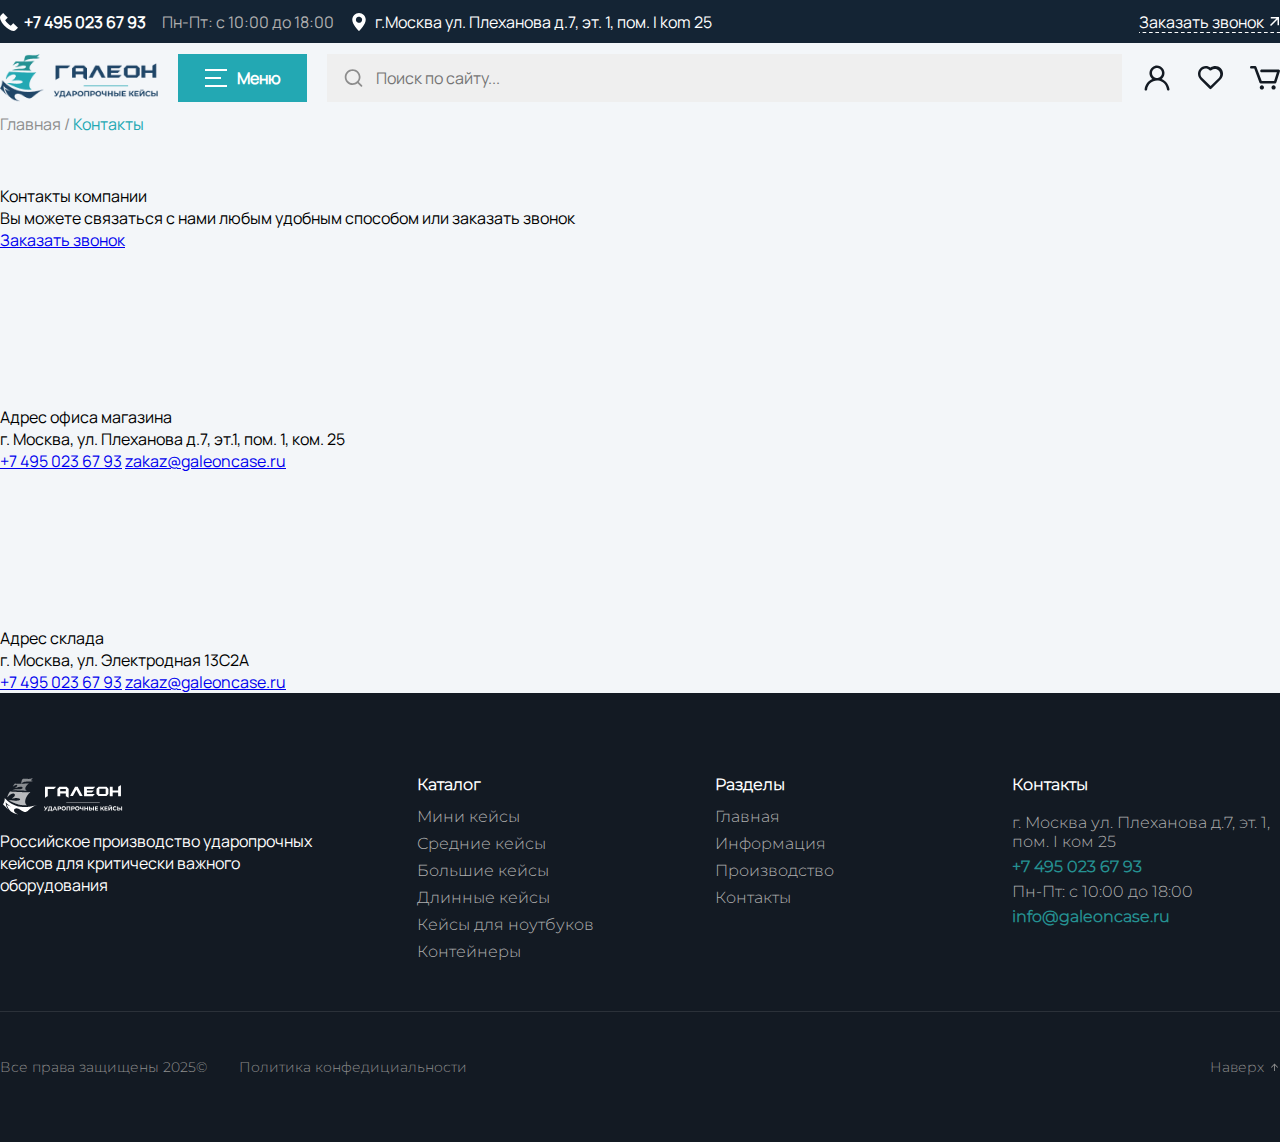
<file: html/contact.html>
<!doctype html>
<html lang="en">
  <head>
    <meta charset="UTF-8" />
    <meta name="viewport" content="width=device-width, initial-scale=1.0" />
    <title>Contact</title>

    <link rel="stylesheet" href="/css/product.css" />
    <link rel="stylesheet" href="/css/main.css" />
    <link rel="stylesheet" href="/css/additional.css" />
    <link rel="stylesheet" href="/css/" />

    <link
      href="https://fonts.googleapis.com/css2?family=Inter:wght@400;500;600;700;800&display=swap"
      rel="stylesheet"
    />
  </head>

  <body>
    <!--Header-top-->
    <div class="header-top">
      <div class="container header-top__wrapper">
        <div class="header-top__left">
          <div class="header-top__number">
            <svg xmlns="http://www.w3.org" width="18" height="18" viewBox="0 0 18 18" fill="none">
              <g clip-path="url(#clip0_105_402)">
                <path
                  d="M13.3992 18C12.0282 18 10.3463 17.3687 8.49338 16.1248C4.74693 13.6108 0.362639 8.45134 0.0228328 4.96505C-0.0858422 3.85006 0.193777 2.95037 0.854039 2.29008L3.14415 0L7.80727 4.66313L7.43442 5.03603C6.8396 5.63093 5.8649 6.60355 5.16805 7.29568C5.8091 8.23711 7.0466 9.62831 7.95968 10.5414C8.82396 11.4049 9.82406 12.191 10.7254 12.793C11.3747 12.1395 12.2486 11.2629 12.9634 10.5465L13.3368 10.1733L18 14.8375L15.7376 17.0998C15.1356 17.7018 14.341 18 13.3992 18Z"
                  fill="white"
                />
              </g>
              <defs>
                <clipPath id="clip0_105_402">
                  <rect width="18" height="18" fill="white" />
                </clipPath>
              </defs>
            </svg>
            +7 495 023 67 93
          </div>

          <div class="header-top__date">Пн-Пт: с 10:00 до 18:00</div>

          <div class="header-top__location">
            <svg xmlns="http://www.w3.org" width="18" height="18" viewBox="0 0 18 18" fill="none">
              <g clip-path="url(#clip0_105_396)">
                <path
                  d="M9 0C7.21052 0.00238121 5.49501 0.714305 4.22966 1.97966C2.9643 3.24501 2.25238 4.96052 2.25 6.75C2.25 11.5959 8.53875 17.6653 8.80594 17.9212C8.85791 17.9718 8.92753 18 9 18C9.07247 18 9.14209 17.9718 9.19406 17.9212C9.46125 17.6653 15.75 11.5959 15.75 6.75C15.7476 4.96052 15.0357 3.24501 13.7703 1.97966C12.505 0.714305 10.7895 0.00238121 9 0ZM9 9.84375C8.38811 9.84375 7.78997 9.6623 7.2812 9.32236C6.77244 8.98241 6.37591 8.49924 6.14175 7.93393C5.90759 7.36862 5.84632 6.74657 5.9657 6.14644C6.08507 5.54631 6.37972 4.99506 6.81239 4.56239C7.24506 4.12972 7.79631 3.83507 8.39644 3.7157C8.99657 3.59632 9.61862 3.65759 10.1839 3.89175C10.7492 4.12591 11.2324 4.52244 11.5724 5.0312C11.9123 5.53997 12.0938 6.13811 12.0938 6.75C12.0932 7.57035 11.7671 8.35696 11.187 8.93704C10.607 9.51711 9.82035 9.84323 9 9.84375Z"
                  fill="white"
                />
              </g>
              <defs>
                <clipPath id="clip0_105_396">
                  <rect width="18" height="18" fill="white" />
                </clipPath>
              </defs>
            </svg>
            г.Москва ул. Плеханова д.7, эт. 1, пом. I kom 25
          </div>
        </div>

        <div class="header-top__link">
          Заказать звонок
          <svg xmlns="http://www.w3.org" width="10" height="10" viewBox="0 0 10 10" fill="none">
            <path
              d="M7.51575 2.5605L1.0605 9.01575L0 7.95525L6.4545 1.5H0.76575V0H9.01575V8.25H7.51575V2.5605Z"
              fill="white"
            />
          </svg>
        </div>
      </div>
    </div>

    <!--Header-->
    <div class="container">
      <header id="header">
        <div class="header-logo">
          <img src="/img/logo.png" alt="" />
        </div>

        <div class="header-menu">
          <button>
            <svg xmlns="http://www.w3.org/2000/svg" width="22" height="22" viewBox="0 0 22 22" fill="none">
              <rect y="2" width="22" height="2" fill="white" />
              <rect y="10" width="16" height="2" fill="white" />
              <rect y="18" width="22" height="2" fill="white" />
            </svg>
            Меню
          </button>
        </div>

        <div class="header-search">
          <svg xmlns="http://www.w3.org" width="22" height="22" viewBox="0 0 22 22" fill="none">
            <path
              d="M10.0269 1.7704C7.84116 1.77407 5.74597 2.64398 4.2004 4.18955C2.65483 5.73512 1.78491 7.83031 1.78125 10.0161C1.78308 12.2037 2.65196 14.3014 4.19753 15.8495C5.7431 17.3977 7.83932 18.2701 10.0269 18.2756C11.9671 18.2756 13.7548 17.5931 15.1683 16.4636L18.6017 19.897C18.7757 20.0587 19.0055 20.1468 19.243 20.1426C19.4804 20.1385 19.7071 20.0424 19.8752 19.8747C20.0434 19.707 20.14 19.4806 20.1448 19.2432C20.1496 19.0057 20.0622 18.7756 19.9009 18.6013L16.4676 15.1644C17.6402 13.706 18.2794 11.8909 18.2795 10.0195C18.2795 5.47402 14.5724 1.7704 10.0269 1.7704ZM10.0269 3.60662C13.5816 3.60662 16.4433 6.46489 16.4433 10.0161C16.4433 13.5673 13.5816 16.4428 10.0269 16.4428C6.47227 16.4428 3.61401 13.5776 3.61401 10.023C3.61401 6.46835 6.47227 3.60662 10.0269 3.60662Z"
              fill="#8D8D8D"
            />
          </svg>
          <input type="text" placeholder="Поиск по сайту..." />
        </div>

        <div class="header-icons">
          <div class="header-icon">
            <svg xmlns="http://www.w3.org/2000/svg" width="30" height="30" viewBox="0 0 30 30" fill="none">
              <path
                d="M19.6246 15.875C22.8746 13.375 23.4996 8.625 20.8746 5.375C18.2496 2.125 13.6246 1.5 10.3746 4.125C7.12461 6.75 6.49961 11.375 9.12461 14.625C9.49961 15.125 9.87461 15.5 10.3746 15.875C6.12461 17.625 3.12461 21.5 2.62461 26.125C2.49961 26.875 2.99961 27.375 3.74961 27.5C4.49961 27.625 4.99961 27.125 5.12461 26.375C5.74961 20.875 10.7496 16.875 16.1246 17.5C20.7496 18 24.3746 21.625 24.9996 26.375C25.1246 27 25.6246 27.5 26.2496 27.5H26.3746C26.9996 27.375 27.4996 26.75 27.4996 26.125C26.8746 21.5 23.8746 17.625 19.6246 15.875ZM14.9996 15C12.2496 15 9.99961 12.75 9.99961 10C9.99961 7.25 12.2496 5 14.9996 5C17.7496 5 19.9996 7.25 19.9996 10C19.9996 12.75 17.7496 15 14.9996 15Z"
                fill="#131A23"
              />
            </svg>
          </div>

          <div class="header-icon">
            <svg xmlns="http://www.w3.org/2000/svg" width="26" height="24" viewBox="0 0 26 24" fill="none">
              <path
                d="M22.82 2.32015C20.07 -0.42985 15.695 -0.67985 12.57 1.57015C9.06997 -1.05485 4.19496 -0.30485 1.56997 3.19515C-0.805035 6.32015 -0.430035 10.6951 2.31997 13.4451L11.57 22.8202C12.07 23.3202 12.82 23.3202 13.32 22.8202L22.57 13.5702C25.82 10.3202 25.82 5.44515 22.82 2.32015ZM21.07 11.6952L12.57 20.0702L4.06996 11.6952C1.94496 9.57015 1.94496 6.19515 4.06996 4.07015C5.06996 3.07015 6.44496 2.57015 7.81996 2.57015C9.19497 2.57015 10.57 3.19515 11.57 4.19515C12.07 4.69515 12.82 4.69515 13.32 4.19515C15.57 2.32015 18.945 2.44515 20.82 4.69515C22.695 6.69515 22.695 9.69515 21.07 11.6952Z"
                fill="#131A23"
              />
            </svg>
          </div>

          <div class="header-icon">
            <svg xmlns="http://www.w3.org/2000/svg" width="30" height="24" viewBox="0 0 30 24" fill="none">
              <path
                d="M29.9348 5.31522L26.4457 16.3043C26.1848 17.087 25.5 17.6087 24.6848 17.6087H11.2174C10.4348 17.6087 9.68478 17.1196 9.42391 16.4022L4.27174 2.6087H1.30435C0.586957 2.6087 0 2.02174 0 1.30435C0 0.586957 0.586957 0 1.30435 0H5.18478C5.73913 0 6.22826 0.358696 6.42391 0.880435L11.7391 15H24.1304L26.9022 6.19565H11.5435C10.8261 6.19565 10.2391 5.6087 10.2391 4.8913C10.2391 4.17391 10.8261 3.58696 11.5435 3.58696H28.6957C29.1196 3.58696 29.5109 3.81522 29.7391 4.1413C30 4.46739 30.0652 4.92391 29.9348 5.31522ZM11.8696 19.337C11.3152 19.337 10.7609 19.5652 10.3696 19.9565C9.97826 20.3478 9.75 20.9022 9.75 21.4565C9.75 22.0109 9.97826 22.5652 10.3696 22.9565C10.7609 23.3478 11.3152 23.5761 11.8696 23.5761C12.4239 23.5761 12.9783 23.3478 13.3696 22.9565C13.7609 22.5652 13.9891 22.0109 13.9891 21.4565C13.9891 20.9022 13.7609 20.3478 13.3696 19.9565C12.9783 19.5652 12.4239 19.337 11.8696 19.337ZM23.5761 19.337C23.0217 19.337 22.4674 19.5652 22.0761 19.9565C21.6848 20.3478 21.4565 20.9022 21.4565 21.4565C21.4565 22.0109 21.6848 22.5652 22.0761 22.9565C22.4674 23.3478 23.0217 23.5761 23.5761 23.5761C24.1304 23.5761 24.6848 23.3478 25.0761 22.9565C25.4674 22.5652 25.6957 22.0109 25.6957 21.4565C25.6957 20.9022 25.4674 20.3478 25.0761 19.9565C24.6848 19.5652 24.1304 19.337 23.5761 19.337Z"
                fill="#131A23"
              />
            </svg>
          </div>
        </div>
      </header>
    </div>

    <!-- Contact-main -->
    <div class="container">
      <div class="contact-main">
        <div class="contact-main__left">
          <div class="product-main__location">
            <a href="/html/index.html">Главная / </a>
            <div class="green">Контакты</div>
          </div>
          <div class="contact-main__title">Контакты компании</div>
          <div class="contact-main__description">
            Вы можете связаться с нами любым удобным способом или заказать звонок
          </div>
        </div>

        <div class="contact-main__right">
          <div class="contact-main__button">
            <a href="tel:+74950236793" class="contact-main__button-link">Заказать звонок</a>
          </div>
        </div>
      </div>
    </div>

    <!-- Contact-map -->
    <div class="contact-map">
      <div class="contact-map__left">
        <iframe
          src="https://yandex.ru/map-widget/v1/?ll=37.759524%2C55.755348&z=16&mode=search&text=%D0%9C%D0%BE%D1%81%D0%BA%D0%B2%D0%B0%2C%20%D1%83%D0%BB%D0%B8%D1%86%D0%B0%20%D0%9F%D0%BB%D0%B5%D1%85%D0%B0%D0%BD%D0%BE%D0%B2%D0%B0%2C%207&pt=37.759524%2C55.755348%2Cpm2rdm"
          width="100%"
          height="100%"
          frameborder="0"
        ></iframe>

        <div class="contact-map__title">Адрес офиса магазина</div>
        <div class="contact-map__location">
          г. Москва, ул. Плеханова д.7, эт.1, пом. 1, ком. 25
        </div>
        <a href="tel:+74950236793" class="contact-map__number">+7 495 023 67 93</a>
        <a href="mailto:zakaz@galeoncase.ru" class="contact-map__email">zakaz@galeoncase.ru</a>
      </div>

      <div class="contact-map__right">
        <iframe
          src="https://yandex.ru/map-widget/v1/?um=constructor%3A2f3f3f3e1e4b5e6c7d8e9f0a1b2c3d4e5f6a7b8c9d0e1f2a3b4c5d6e7f8g9h0i&source=constructor"
          width="100%"
          height="100%"
          frameborder="0"
        ></iframe>
        <div class="contact-map__title">Адрес склада</div>
        <div class="contact-map__location">г. Москва, ул. Электродная 13С2А</div>
        <a href="tel:+74950236793" class="contact-map__number">+7 495 023 67 93</a>
        <a href="mailto:zakaz@galeoncase.ru" class="contact-map__email">zakaz@galeoncase.ru</a>
      </div>
    </div>

    <!--Footer-->
    <div class="footer-banner__area">
      <div class="container">
        <footer id="footer">
          <div class="footer-top">
            <div class="footer-top1">
              <div class="footer-top1__img">
                <img src="/img/footer-img.svg" alt="Galeon Case" />
              </div>
              <div class="footer-top1__description">
                Российское производство ударопрочных кейсов для критически важного оборудования
              </div>
            </div>

            <div class="footer-top2">
              <div class="footer-top2__title">Каталог</div>
              <div class="footer-top2__items">
                <div class="footer-top2__item">Мини кейсы</div>
                <div class="footer-top2__item">Средние кейсы</div>
                <div class="footer-top2__item">Большие кейсы</div>
                <div class="footer-top2__item">Длинные кейсы</div>
                <div class="footer-top2__item">Кейсы для ноутбуков</div>
                <div class="footer-top2__item">Контейнеры</div>
              </div>
            </div>

            <div class="footer-top3">
              <div class="footer-top3__title">Разделы</div>
              <div class="footer-top3__items">
                <div class="footer-top3__item">Главная</div>
                <div class="footer-top3__item">Информация</div>
                <div class="footer-top3__item">Производство</div>
                <div class="footer-top3__item">Контакты</div>
              </div>
            </div>

            <div class="footer-top4">
              <div class="footer-top4__title">Контакты</div>
              <div class="footer-top4__location">
                г. Москва ул. Плеханова д.7, эт. 1, пом. I ком 25
              </div>
              <div class="footer-top4__number">+7 495 023 67 93</div>
              <div class="footer-top4__date">Пн-Пт: с 10:00 до 18:00</div>
              <div class="footer-top4__email">info@galeoncase.ru</div>
            </div>
          </div>

          <div class="footer-line"></div>

          <div class="footer-bottom">
            <div class="footer-bottom__left">
              <div class="footer-bottom1">Все права защищены 2025©</div>
              <div class="footer-bottom2">Политика конфедициальности</div>
            </div>
            <div class="footer-bottom__link">
              Наверх
              <svg xmlns="http://www.w3.org/2000/svg" width="11" height="11" viewBox="0 0 14 14" fill="none">
                <path
                  d="M7.58072 4.2811L7.58072 11.3815L6.41423 11.3815L6.41381 4.28151L3.28516 7.41016L2.4602 6.58521L6.99747 2.04794L11.5347 6.58521L10.7098 7.41016L7.58072 4.2811Z"
                  fill="#8D8D8D"
                />
              </svg>
            </div>
          </div>
        </footer>
      </div>
    </div>

    <!-- ✅ mana shu yopilish sizda yetishmayotgan edi -->
    </div>

    <script src="/js/script.js"></script>
  </body>
</html>
</file>
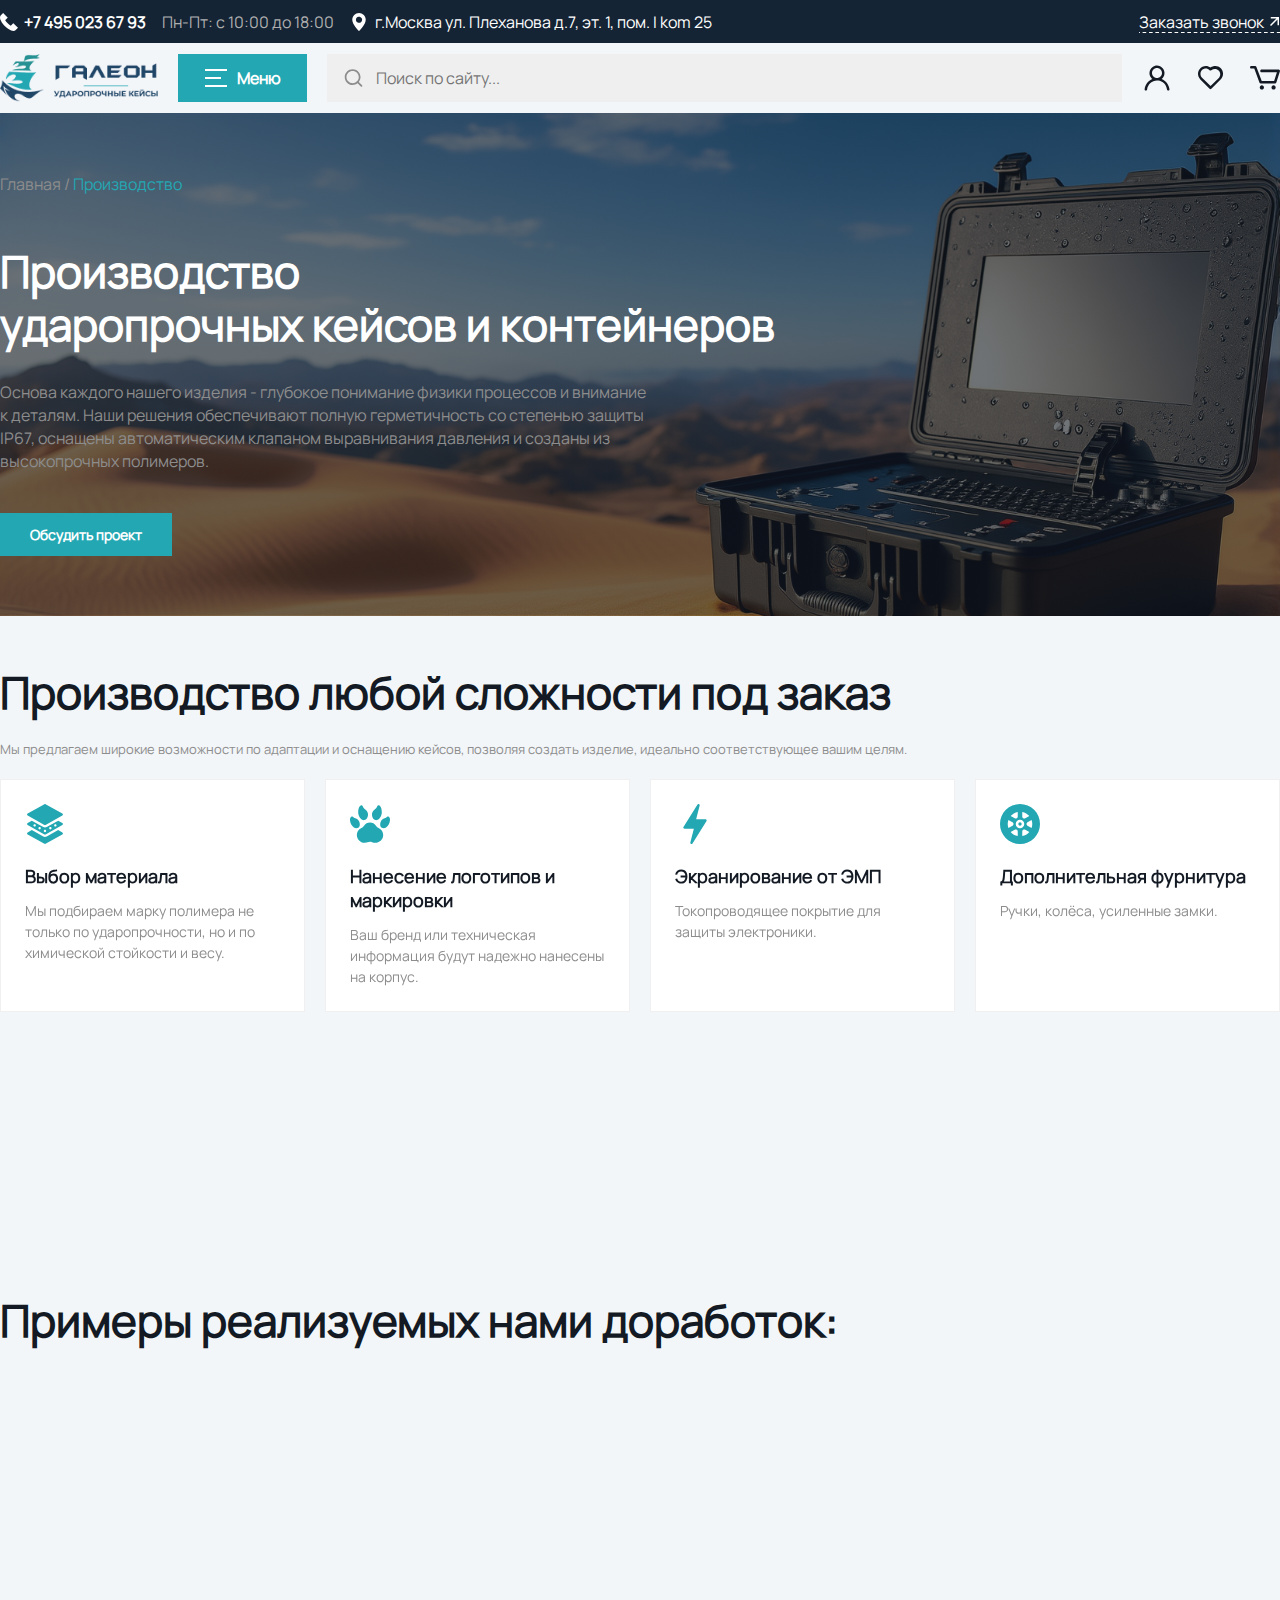
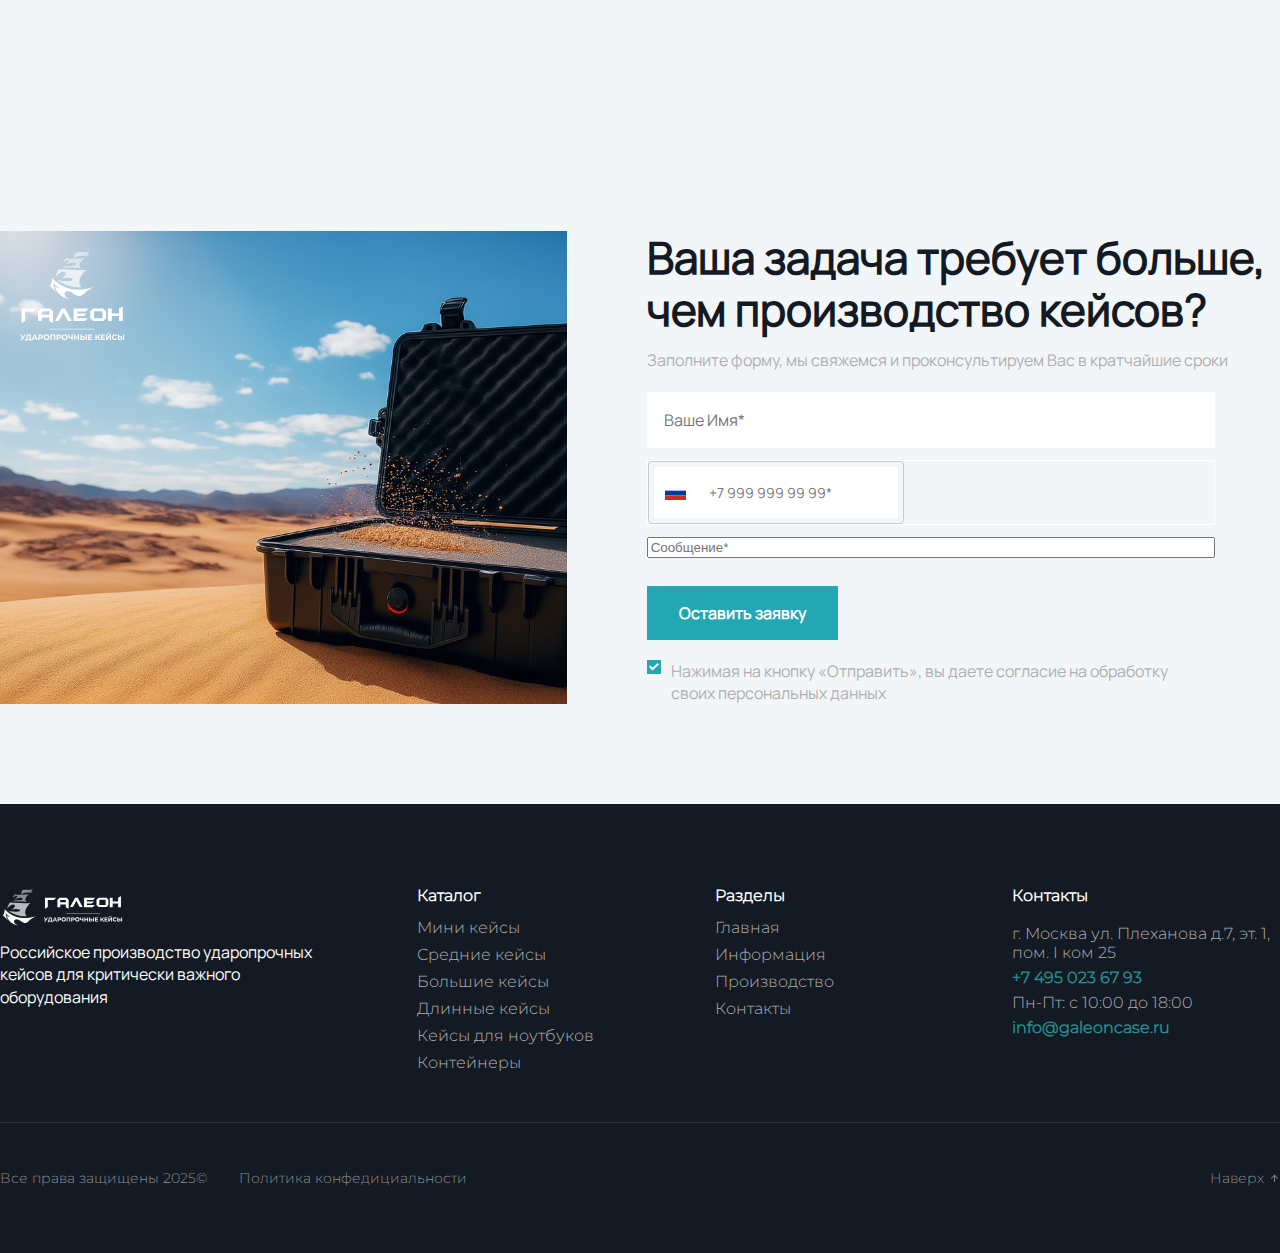
<file: html/product.html>
<!doctype html>
<html lang="en">
  <head>
    <meta charset="UTF-8" />
    <meta name="viewport" content="width=device-width, initial-scale=1.0" />
    <title>Product</title>
    <link rel="stylesheet" href="/css/main.css" />
    <link rel="stylesheet" href="/css/product.css" />
  </head>
  <body>
    <!--Header-top-->
    <div class="header-top">
      <div class="container header-top__wrapper">
        <div class="header-top__left">
          <div class="header-top__number">
            <svg
              xmlns="http://www.w3.org"
              width="18"
              height="18"
              viewBox="0 0 18 18"
              fill="none"
            >
              <g clip-path="url(#clip0_105_402)">
                <path
                  d="M13.3992 18C12.0282 18 10.3463 17.3687 8.49338 16.1248C4.74693 13.6108 0.362639 8.45134 0.0228328 4.96505C-0.0858422 3.85006 0.193777 2.95037 0.854039 2.29008L3.14415 0L7.80727 4.66313L7.43442 5.03603C6.8396 5.63093 5.8649 6.60355 5.16805 7.29568C5.8091 8.23711 7.0466 9.62831 7.95968 10.5414C8.82396 11.4049 9.82406 12.191 10.7254 12.793C11.3747 12.1395 12.2486 11.2629 12.9634 10.5465L13.3368 10.1733L18 14.8375L15.7376 17.0998C15.1356 17.7018 14.341 18 13.3992 18Z"
                  fill="white"
                />
              </g>
              <defs>
                <clipPath id="clip0_105_402">
                  <rect width="18" height="18" fill="white" />
                </clipPath>
              </defs>
            </svg>
            +7 495 023 67 93
          </div>
          <div class="header-top__date">Пн-Пт: с 10:00 до 18:00</div>
          <div class="header-top__location">
            <svg
              xmlns="http://www.w3.org"
              width="18"
              height="18"
              viewBox="0 0 18 18"
              fill="none"
            >
              <g clip-path="url(#clip0_105_396)">
                <path
                  d="M9 0C7.21052 0.00238121 5.49501 0.714305 4.22966 1.97966C2.9643 3.24501 2.25238 4.96052 2.25 6.75C2.25 11.5959 8.53875 17.6653 8.80594 17.9212C8.85791 17.9718 8.92753 18 9 18C9.07247 18 9.14209 17.9718 9.19406 17.9212C9.46125 17.6653 15.75 11.5959 15.75 6.75C15.7476 4.96052 15.0357 3.24501 13.7703 1.97966C12.505 0.714305 10.7895 0.00238121 9 0ZM9 9.84375C8.38811 9.84375 7.78997 9.6623 7.2812 9.32236C6.77244 8.98241 6.37591 8.49924 6.14175 7.93393C5.90759 7.36862 5.84632 6.74657 5.9657 6.14644C6.08507 5.54631 6.37972 4.99506 6.81239 4.56239C7.24506 4.12972 7.79631 3.83507 8.39644 3.7157C8.99657 3.59632 9.61862 3.65759 10.1839 3.89175C10.7492 4.12591 11.2324 4.52244 11.5724 5.0312C11.9123 5.53997 12.0938 6.13811 12.0938 6.75C12.0932 7.57035 11.7671 8.35696 11.187 8.93704C10.607 9.51711 9.82035 9.84323 9 9.84375Z"
                  fill="white"
                />
              </g>
              <defs>
                <clipPath id="clip0_105_396">
                  <rect width="18" height="18" fill="white" />
                </clipPath>
              </defs>
            </svg>
            г.Москва ул. Плеханова д.7, эт. 1, пом. I kom 25
          </div>
        </div>
        <div class="header-top__link">
          Заказать звонок
          <svg
            xmlns="http://www.w3.org"
            width="10"
            height="10"
            viewBox="0 0 10 10"
            fill="none"
          >
            <path
              d="M7.51575 2.5605L1.0605 9.01575L0 7.95525L6.4545 1.5H0.76575V0H9.01575V8.25H7.51575V2.5605Z"
              fill="white"
            />
          </svg>
        </div>
      </div>
    </div>
    <!--Header-->
    <div class="container">
      <header id="header">
        <div class="header-logo">
          <img src="/img/logo.png" alt="" />
        </div>
        <div class="header-menu">
          <button>
            <svg
              xmlns="http://www.w3.org/2000/svg"
              width="22"
              height="22"
              viewBox="0 0 22 22"
              fill="none"
            >
              <rect y="2" width="22" height="2" fill="white" />
              <rect y="10" width="16" height="2" fill="white" />
              <rect y="18" width="22" height="2" fill="white" />
            </svg>
            Меню
          </button>
        </div>
        <div class="header-search">
          <svg
            xmlns="http://www.w3.org"
            width="22"
            height="22"
            viewBox="0 0 22 22"
            fill="none"
          >
            <path
              d="M10.0269 1.7704C7.84116 1.77407 5.74597 2.64398 4.2004 4.18955C2.65483 5.73512 1.78491 7.83031 1.78125 10.0161C1.78308 12.2037 2.65196 14.3014 4.19753 15.8495C5.7431 17.3977 7.83932 18.2701 10.0269 18.2756C11.9671 18.2756 13.7548 17.5931 15.1683 16.4636L18.6017 19.897C18.7757 20.0587 19.0055 20.1468 19.243 20.1426C19.4804 20.1385 19.7071 20.0424 19.8752 19.8747C20.0434 19.707 20.14 19.4806 20.1448 19.2432C20.1496 19.0057 20.0622 18.7756 19.9009 18.6013L16.4676 15.1644C17.6402 13.706 18.2794 11.8909 18.2795 10.0195C18.2795 5.47402 14.5724 1.7704 10.0269 1.7704ZM10.0269 3.60662C13.5816 3.60662 16.4433 6.46489 16.4433 10.0161C16.4433 13.5673 13.5816 16.4428 10.0269 16.4428C6.47227 16.4428 3.61401 13.5776 3.61401 10.023C3.61401 6.46835 6.47227 3.60662 10.0269 3.60662Z"
              fill="#8D8D8D"
            />
          </svg>
          <input type="text" placeholder="Поиск по сайту..." />
        </div>

        <div class="header-icons">
          <div class="header-icon">
            <svg
              xmlns="http://www.w3.org/2000/svg"
              width="30"
              height="30"
              viewBox="0 0 30 30"
              fill="none"
            >
              <path
                d="M19.6246 15.875C22.8746 13.375 23.4996 8.625 20.8746 5.375C18.2496 2.125 13.6246 1.5 10.3746 4.125C7.12461 6.75 6.49961 11.375 9.12461 14.625C9.49961 15.125 9.87461 15.5 10.3746 15.875C6.12461 17.625 3.12461 21.5 2.62461 26.125C2.49961 26.875 2.99961 27.375 3.74961 27.5C4.49961 27.625 4.99961 27.125 5.12461 26.375C5.74961 20.875 10.7496 16.875 16.1246 17.5C20.7496 18 24.3746 21.625 24.9996 26.375C25.1246 27 25.6246 27.5 26.2496 27.5H26.3746C26.9996 27.375 27.4996 26.75 27.4996 26.125C26.8746 21.5 23.8746 17.625 19.6246 15.875ZM14.9996 15C12.2496 15 9.99961 12.75 9.99961 10C9.99961 7.25 12.2496 5 14.9996 5C17.7496 5 19.9996 7.25 19.9996 10C19.9996 12.75 17.7496 15 14.9996 15Z"
                fill="#131A23"
              />
            </svg>
          </div>
          <div class="header-icon">
            <svg
              xmlns="http://www.w3.org/2000/svg"
              width="26"
              height="24"
              viewBox="0 0 26 24"
              fill="none"
            >
              <path
                d="M22.82 2.32015C20.07 -0.42985 15.695 -0.67985 12.57 1.57015C9.06997 -1.05485 4.19496 -0.30485 1.56997 3.19515C-0.805035 6.32015 -0.430035 10.6951 2.31997 13.4451L11.57 22.8202C12.07 23.3202 12.82 23.3202 13.32 22.8202L22.57 13.5702C25.82 10.3202 25.82 5.44515 22.82 2.32015ZM21.07 11.6952L12.57 20.0702L4.06996 11.6952C1.94496 9.57015 1.94496 6.19515 4.06996 4.07015C5.06996 3.07015 6.44496 2.57015 7.81996 2.57015C9.19497 2.57015 10.57 3.19515 11.57 4.19515C12.07 4.69515 12.82 4.69515 13.32 4.19515C15.57 2.32015 18.945 2.44515 20.82 4.69515C22.695 6.69515 22.695 9.69515 21.07 11.6952Z"
                fill="#131A23"
              />
            </svg>
          </div>
          <div class="header-icon">
            <svg
              xmlns="http://www.w3.org/2000/svg"
              width="30"
              height="24"
              viewBox="0 0 30 24"
              fill="none"
            >
              <path
                d="M29.9348 5.31522L26.4457 16.3043C26.1848 17.087 25.5 17.6087 24.6848 17.6087H11.2174C10.4348 17.6087 9.68478 17.1196 9.42391 16.4022L4.27174 2.6087H1.30435C0.586957 2.6087 0 2.02174 0 1.30435C0 0.586957 0.586957 0 1.30435 0H5.18478C5.73913 0 6.22826 0.358696 6.42391 0.880435L11.7391 15H24.1304L26.9022 6.19565H11.5435C10.8261 6.19565 10.2391 5.6087 10.2391 4.8913C10.2391 4.17391 10.8261 3.58696 11.5435 3.58696H28.6957C29.1196 3.58696 29.5109 3.81522 29.7391 4.1413C30 4.46739 30.0652 4.92391 29.9348 5.31522ZM11.8696 19.337C11.3152 19.337 10.7609 19.5652 10.3696 19.9565C9.97826 20.3478 9.75 20.9022 9.75 21.4565C9.75 22.0109 9.97826 22.5652 10.3696 22.9565C10.7609 23.3478 11.3152 23.5761 11.8696 23.5761C12.4239 23.5761 12.9783 23.3478 13.3696 22.9565C13.7609 22.5652 13.9891 22.0109 13.9891 21.4565C13.9891 20.9022 13.7609 20.3478 13.3696 19.9565C12.9783 19.5652 12.4239 19.337 11.8696 19.337ZM23.5761 19.337C23.0217 19.337 22.4674 19.5652 22.0761 19.9565C21.6848 20.3478 21.4565 20.9022 21.4565 21.4565C21.4565 22.0109 21.6848 22.5652 22.0761 22.9565C22.4674 23.3478 23.0217 23.5761 23.5761 23.5761C24.1304 23.5761 24.6848 23.3478 25.0761 22.9565C25.4674 22.5652 25.6957 22.0109 25.6957 21.4565C25.6957 20.9022 25.4674 20.3478 25.0761 19.9565C24.6848 19.5652 24.1304 19.337 23.5761 19.337Z"
                fill="#131A23"
              />
            </svg>
          </div>
        </div>
      </header>
    </div>
    <!--Main-->
    <div class="product-main__banner">
      <div class="container">
        <div class="product-main">
          <div class="product-main__location">
            <a href="/html/index.html">Главная / </a>
            <div class="green">Производство</div>
          </div>
          <div class="product-main__subtitle">
            Производство <br />
            ударопрочных кейсов и контейнеров
          </div>
          <div class="product-main__description">
            Основа каждого нашего изделия - глубокое понимание физики процессов
            и внимание к деталям. Наши решения обеспечивают полную герметичность
            со степенью защиты IP67, оснащены автоматическим клапаном
            выравнивания давления и созданы из высокопрочных полимеров.
          </div>
          <div class="product-main__button">Обсудить проект</div>
        </div>
      </div>
    </div>
    <!--Favourite-->
    <div class="container">
      <div class="product-favourite__subtitle">
        Производство любой сложности под заказ
      </div>

      <div class="product-favourite__description">
        Мы предлагаем широкие возможности по адаптации и оснащению кейсов,
        позволяя создать изделие, идеально соответствующее вашим целям.
      </div>
      <div class="product-favourite__grid">
        <div class="product-favourite__card">
          <div class="favourite-card__icon">
            <svg
              xmlns="http://www.w3.org/2000/svg"
              width="40"
              height="40"
              viewBox="0 0 40 40"
              fill="none"
            >
              <path
                d="M37.3461 30.4359L20.5727 39.85C20.3975 39.9483 20.2001 40 19.9992 40C19.7984 40 19.6009 39.9483 19.4258 39.85L2.65234 30.4359C1.85469 29.9891 1.85625 28.8383 2.65234 28.3922L6.82422 26.0508L18.2789 32.4797C18.8043 32.7746 19.3967 32.9295 19.9992 32.9295C20.6017 32.9295 21.1941 32.7746 21.7195 32.4797L33.1742 26.0508L37.3461 28.3922C38.1437 28.8391 38.1422 29.9898 37.3461 30.4359Z"
                fill="#23A8B3"
              />
              <path
                d="M37.3461 18.9781L33.1742 16.6367L21.7195 23.0656C21.1941 23.3605 20.6017 23.5153 19.9992 23.5153C19.3967 23.5153 18.8043 23.3605 18.2789 23.0656L6.82422 16.6367L2.65234 18.9781C1.85625 19.4242 1.85469 20.575 2.65234 21.0219L19.4258 30.4359C19.6009 30.5343 19.7984 30.5859 19.9992 30.5859C20.2001 30.5859 20.3975 30.5343 20.5727 30.4359L37.3461 21.0219C38.1422 20.5758 38.1437 19.425 37.3461 18.9781ZM9.63984 22.5641C8.99219 22.5641 8.46797 22.0391 8.46797 21.3922C8.46797 20.7445 8.99219 20.2203 9.63984 20.2203C10.2867 20.2203 10.8117 20.7445 10.8117 21.3922C10.8117 22.0391 10.2867 22.5641 9.63984 22.5641ZM14.6297 25.4664C13.982 25.4664 13.4578 24.9414 13.4578 24.2945C13.4578 23.6469 13.982 23.1227 14.6297 23.1227C15.2766 23.1227 15.8016 23.6469 15.8016 24.2945C15.8016 24.9414 15.2766 25.4664 14.6297 25.4664ZM19.9992 28.1852C19.3523 28.1852 18.8273 27.6609 18.8273 27.0133C18.8273 26.3664 19.3523 25.8414 19.9992 25.8414C20.6461 25.8414 21.1711 26.3664 21.1711 27.0133C21.1711 27.6609 20.6461 28.1852 19.9992 28.1852ZM25.3687 25.4664C24.7219 25.4664 24.1969 24.9414 24.1969 24.2945C24.1969 23.6469 24.7219 23.1227 25.3687 23.1227C26.0164 23.1227 26.5406 23.6469 26.5406 24.2945C26.5406 24.9414 26.0164 25.4664 25.3687 25.4664ZM30.3586 22.5641C29.7117 22.5641 29.1867 22.0391 29.1867 21.3922C29.1867 20.7445 29.7117 20.2203 30.3586 20.2203C31.0062 20.2203 31.5305 20.7445 31.5305 21.3922C31.5305 22.0391 31.0062 22.5641 30.3586 22.5641Z"
                fill="#23A8B3"
              />
              <path
                d="M37.3461 11.6078L20.5727 21.0219C20.3975 21.1202 20.2001 21.1719 19.9992 21.1719C19.7984 21.1719 19.6009 21.1202 19.4258 21.0219L2.65234 11.6078C1.85469 11.1609 1.85625 10.0102 2.65234 9.56406L19.4258 0.150001C19.6009 0.0516549 19.7984 0 19.9992 0C20.2001 0 20.3975 0.0516549 20.5727 0.150001L37.3461 9.56406C38.1437 10.0109 38.1422 11.1617 37.3461 11.6078Z"
                fill="#23A8B3"
              />
            </svg>
          </div>
          <div class="favourite-card__title">Выбор материала</div>
          <div class="favourite-card__description">
            Мы подбираем марку полимера не только по ударопрочности, но и по
            химической стойкости и весу.
          </div>
        </div>

        <div class="product-favourite__card">
          <div class="favourite-card__icon">
            <svg
              xmlns="http://www.w3.org/2000/svg"
              width="40"
              height="40"
              viewBox="0 0 40 40"
              fill="none"
            >
              <g clip-path="url(#clip0_105_1448)">
                <path
                  d="M28.5674 24.0427C27.5199 23.5706 26.7762 22.9289 26.156 21.9619C23.2624 17.3011 16.7375 17.3015 13.8443 21.9619C13.2241 22.9289 12.4804 23.5706 11.433 24.0427C3.72122 27.6287 6.33885 38.6931 14.8128 38.7606C17.8122 38.8219 18.9293 36.8919 22.099 38.1634C27.1631 40.3236 33.2772 36.4957 33.1846 31.0408C33.1848 28.0536 31.3723 25.3066 28.5674 24.0427ZM10.5871 14.5575C11.7722 15.7802 13.1059 16.3525 14.5625 16.0711C16.43 15.6753 17.7426 13.8001 17.9883 11.177C18.2008 8.90752 17.1867 6.81066 15.2758 5.568C14.0598 4.77729 13.1175 3.52001 12.6226 2.02782C12.4214 1.42104 11.7712 1.08699 11.1606 1.27716C10.1788 1.5829 8.9037 2.58207 8.40443 5.60647C8.12262 7.31376 8.17665 9.15805 8.37573 10.0974C8.74958 11.8613 9.53489 13.4454 10.5871 14.5575ZM9.26777 17.7375C8.56066 15.973 7.16184 14.7233 5.32897 14.2186C4.42856 13.9708 3.57648 13.474 2.86483 12.782C2.68876 12.6107 2.46336 12.4991 2.22043 12.4628C1.97751 12.4265 1.72932 12.4674 1.5109 12.5798C1.44334 12.6145 1.38274 12.6487 1.32487 12.6849C-0.962703 13.9633 0.143668 18.6208 1.42355 20.7536C2.84708 23.0383 5.69085 25.163 8.22294 23.7129C9.86799 22.6839 10.2878 20.2826 9.26777 17.7375ZM25.4377 16.0711C25.6707 16.1204 25.9065 16.1447 26.1438 16.1447C27.2773 16.1446 28.4374 15.5889 29.4131 14.5575C30.4654 13.4454 31.2507 11.8613 31.6245 10.0973C32.1572 7.40384 31.5557 1.95698 28.8397 1.27708C28.2291 1.08699 27.579 1.42088 27.3777 2.02775C26.8828 3.51993 25.9405 4.77722 24.7245 5.56792C22.8135 6.81066 21.7994 8.90744 22.012 11.177C22.2577 13.8001 23.5703 15.6753 25.4377 16.0711ZM38.6746 12.6843C38.6144 12.6468 38.5525 12.6119 38.4893 12.5797C38.2709 12.4674 38.0227 12.4265 37.7798 12.4628C37.5369 12.4991 37.3115 12.6107 37.1354 12.7819C36.4237 13.4739 35.5716 13.9707 34.6712 14.2186C32.8384 14.7233 31.4395 15.973 30.7324 17.7374C29.7124 20.2825 30.1323 22.6838 31.7773 23.7128C34.3101 25.1624 37.1516 23.0393 38.5766 20.7536C39.8606 18.6134 40.9599 13.9597 38.6746 12.6843Z"
                  fill="#23A8B3"
                />
              </g>
              <defs>
                <clipPath id="clip0_105_1448">
                  <rect width="40" height="40" fill="white" />
                </clipPath>
              </defs>
            </svg>
          </div>
          <div class="favourite-card__title">
            Нанесение логотипов и маркировки
          </div>
          <div class="favourite-card__description">
            Ваш бренд или техническая информация будут надежно нанесены на
            корпус.
          </div>
        </div>

        <div class="product-favourite__card">
          <div class="favourite-card__icon">
            <svg
              xmlns="http://www.w3.org/2000/svg"
              width="40"
              height="40"
              viewBox="0 0 40 40"
              fill="none"
            >
              <path
                d="M16.0223 39.9051C16.5514 40.1312 17.1667 39.9424 17.4757 39.4542L31.5382 17.1104C31.6502 16.9331 31.7125 16.7291 31.7187 16.5195C31.725 16.3099 31.6748 16.1024 31.5736 15.9188C31.4724 15.7352 31.3237 15.5821 31.1432 15.4754C30.9627 15.3688 30.7568 15.3126 30.5471 15.3126H21.1618L24.6523 1.46029C24.7931 0.900683 24.5081 0.322714 23.9782 0.0949794C23.4518 -0.131583 22.8327 0.0583388 22.5248 0.545839L8.46228 22.8896C8.35033 23.0669 8.28799 23.271 8.28177 23.4806C8.27554 23.6902 8.32565 23.8976 8.42688 24.0812C8.52811 24.2649 8.67675 24.418 8.85729 24.5246C9.03784 24.6312 9.24369 24.6875 9.45337 24.6875H18.8387L15.3482 38.5397C15.2074 39.0994 15.4924 39.6773 16.0223 39.9051Z"
                fill="#23A8B3"
              />
            </svg>
          </div>
          <div class="favourite-card__title">Экранирование от ЭМП</div>
          <div class="favourite-card__description">
            Токопроводящее покрытие для защиты электроники.
          </div>
        </div>

        <div class="product-favourite__card">
          <div class="favourite-card__icon">
            <svg
              xmlns="http://www.w3.org/2000/svg"
              width="40"
              height="40"
              viewBox="0 0 40 40"
              fill="none"
            >
              <g clip-path="url(#clip0_105_1476)">
                <path
                  d="M34.1421 5.85789C30.3646 2.08031 25.3422 0 20 0C14.6578 0 9.63531 2.08031 5.85781 5.85789C2.08031 9.63547 0 14.6578 0 19.9999C0 25.342 2.08031 30.3645 5.85789 34.142C9.63547 37.9195 14.6577 40 19.9999 40C25.3421 40 30.3646 37.9195 34.142 34.142C37.9195 30.3645 39.9999 25.3421 39.9999 19.9999C39.9999 14.6577 37.9196 9.63539 34.1421 5.85789ZM22.256 7.93117C25.0597 8.45414 27.531 9.93266 29.3182 12.0151L25.2669 14.3541C24.9617 14.5303 24.6156 14.623 24.2633 14.6229C23.911 14.6229 23.5649 14.5302 23.2598 14.354C22.9547 14.1779 22.7013 13.9245 22.5251 13.6194C22.3489 13.3143 22.2562 12.9682 22.2561 12.6159V7.93117H22.256ZM17.744 7.93117V12.6159C17.744 12.9682 17.6513 13.3144 17.4751 13.6195C17.299 13.9247 17.0456 14.178 16.7404 14.3542C16.4353 14.5304 16.0891 14.6231 15.7368 14.6231C15.3845 14.6231 15.0383 14.5303 14.7332 14.3541L10.6819 12.015C12.4689 9.93266 14.9403 8.45414 17.744 7.93117ZM7.72266 19.9999C7.72266 18.57 7.96914 17.1969 8.42063 15.9197L12.4772 18.2617C12.7823 18.4379 13.0357 18.6913 13.2118 18.9964C13.388 19.3016 13.4807 19.6477 13.4807 20C13.4807 20.3523 13.388 20.6985 13.2118 21.0036C13.0357 21.3087 12.7823 21.5621 12.4772 21.7383L8.42063 24.0803C7.96914 22.803 7.72266 21.4298 7.72266 19.9999ZM17.7441 32.0688C14.9403 31.5459 12.469 30.0674 10.6819 27.9849L14.7332 25.6459C15.0383 25.4697 15.3844 25.377 15.7368 25.3771C16.0891 25.3771 16.4352 25.4698 16.7403 25.646C17.0454 25.8221 17.2988 26.0755 17.475 26.3806C17.6511 26.6857 17.7439 27.0318 17.744 27.3841V32.0688H17.7441ZM15.7523 19.9999C15.7523 17.6578 17.6577 15.7523 19.9999 15.7523C22.3421 15.7523 24.2476 17.6577 24.2476 19.9999C24.2476 22.3421 22.3422 24.2476 19.9999 24.2476C17.6577 24.2476 15.7523 22.3421 15.7523 19.9999ZM22.2561 32.0688V27.3841C22.2561 27.0318 22.3488 26.6856 22.5249 26.3805C22.7011 26.0753 22.9545 25.822 23.2596 25.6458C23.5648 25.4696 23.9109 25.3769 24.2633 25.3769C24.6156 25.3769 24.9618 25.4697 25.2669 25.6459L29.3182 27.985C27.531 30.0674 25.0597 31.5459 22.2561 32.0688ZM31.5793 24.0803L27.523 21.7384C26.9023 21.3801 26.5198 20.7179 26.5195 20.0012C26.5191 19.2845 26.9005 18.621 27.5212 18.2627L31.5793 15.9198C32.0308 17.197 32.2773 18.5702 32.2773 20C32.2773 21.4298 32.0308 22.803 31.5793 24.0803Z"
                  fill="#23A8B3"
                />
                <path
                  d="M19.9999 18.3556C19.0931 18.3556 18.3555 19.0932 18.3555 20C18.3555 20.9067 19.0931 21.6444 19.9999 21.6444C20.9067 21.6444 21.6444 20.9067 21.6444 20C21.6444 19.0932 20.9067 18.3556 19.9999 18.3556Z"
                  fill="#23A8B3"
                />
              </g>
              <defs>
                <clipPath id="clip0_105_1476">
                  <rect width="40" height="40" fill="white" />
                </clipPath>
              </defs>
            </svg>
          </div>
          <div class="favourite-card__title">Дополнительная фурнитура</div>
          <div class="favourite-card__description">
            Ручки, колёса, усиленные замки.
          </div>
        </div>
      </div>
      <div class="product-favourite__bottom-row">
        <div class="product-favourite__card">
          <div class="favourite-card__icon">
            <svg
              xmlns="http://www.w3.org/2000/svg"
              width="40"
              height="40"
              viewBox="0 0 40 40"
              fill="none"
            >
              <path
                d="M25.8789 15.3027H32.9492V9.3457C32.9492 8.73188 32.4498 8.23242 31.8359 8.23242H25.8789V15.3027ZM16.4648 8.23242H23.5352V15.3027H16.4648V8.23242ZM16.4648 17.6465H23.5352V24.7168H16.4648V17.6465ZM25.8789 24.7168H31.8359C32.4498 24.7168 32.9492 24.2173 32.9492 23.6035V17.6465H25.8789V24.7168ZM14.1211 8.23242H8.16406C7.55023 8.23242 7.05078 8.73188 7.05078 9.3457V15.3027H14.1211V8.23242ZM14.1211 24.7168V17.6465H7.05078V23.6035C7.05078 24.2173 7.55023 24.7168 8.16406 24.7168H14.1211Z"
                fill="#23A8B3"
              />
              <path
                d="M36.4258 31.7676C38.3966 31.7676 40 30.1642 40 28.1934V4.75586C40 2.785 38.3966 1.18164 36.4258 1.18164H3.57422C1.60336 1.18164 0 2.785 0 4.75586V28.1934C0 30.1642 1.60336 31.7676 3.57422 31.7676H36.4258ZM4.70703 23.6035V9.3457C4.70703 7.43953 6.25789 5.88867 8.16406 5.88867H31.8359C33.7421 5.88867 35.293 7.43953 35.293 9.3457V23.6035C35.293 25.5097 33.7421 27.0605 31.8359 27.0605H8.16406C6.25789 27.0605 4.70703 25.5097 4.70703 23.6035ZM9.41406 34.1113V36.4746H8.23242C7.58523 36.4746 7.06055 36.9993 7.06055 37.6465C7.06055 38.2937 7.58523 38.8184 8.23242 38.8184H31.7676C32.4148 38.8184 32.9395 38.2937 32.9395 37.6465C32.9395 36.9993 32.4148 36.4746 31.7676 36.4746H30.5859V34.1113H9.41406Z"
                fill="#23A8B3"
              />
            </svg>
          </div>
          <div class="favourite-card__title">Интеграция панельных рамок</div>
          <div class="favourite-card__description">
            Установка панелей и крепёжных элементов.
          </div>
        </div>

        <div class="product-favourite__card">
          <div class="favourite-card__icon">
            <svg
              xmlns="http://www.w3.org/2000/svg"
              width="40"
              height="40"
              viewBox="0 0 40 40"
              fill="none"
            >
              <path
                d="M11.7969 29.4677V32.2792L7.89898 34.4448C7.36227 34.0107 6.67992 33.75 5.9375 33.75C4.21438 33.75 2.8125 35.1519 2.8125 36.875C2.8125 38.5981 4.21438 40 5.9375 40C7.66062 40 9.0625 38.5981 9.0625 36.875C9.0625 36.7455 9.05367 36.6182 9.03828 36.4929L13.5378 33.9931C13.7205 33.8917 13.8728 33.7432 13.9787 33.563C14.0847 33.3829 14.1406 33.1777 14.1406 32.9688V28.6328L13.583 28.9674C13.0431 29.2911 12.4263 29.4639 11.7969 29.4677ZM21.1719 33.9788V32.0312H18.8281V33.9788C17.6841 34.4434 16.875 35.5662 16.875 36.875C16.875 38.5981 18.2769 40 20 40C21.7231 40 23.125 38.5981 23.125 36.875C23.125 35.5662 22.3159 34.4434 21.1719 33.9788ZM34.0625 33.75C33.3201 33.75 32.6377 34.0107 32.101 34.4447L28.2031 32.2792V29.4677C27.5737 29.4639 26.9569 29.2911 26.4171 28.9674L25.8594 28.6328V32.9688C25.8594 33.1777 25.9153 33.3829 26.0213 33.563C26.1272 33.7432 26.2795 33.8917 26.4622 33.9931L30.9617 36.4929C30.9459 36.6196 30.9378 36.7473 30.9375 36.875C30.9375 38.5981 32.3394 40 34.0625 40C35.7856 40 37.1875 38.5981 37.1875 36.875C37.1875 35.1519 35.7856 33.75 34.0625 33.75ZM29.0545 26.7815L31.9377 23.8982C32.1225 23.7134 32.2403 23.4721 32.2722 23.2127C32.3041 22.9534 32.2484 22.6907 32.114 22.4666L31.0431 20.6817C31.4072 19.9923 31.7057 19.2701 31.9345 18.5248L33.9561 18.0194C34.2096 17.956 34.4347 17.8097 34.5955 17.6037C34.7564 17.3977 34.8437 17.1438 34.8438 16.8825V12.805C34.8437 12.5437 34.7564 12.2898 34.5955 12.0838C34.4347 11.8778 34.2096 11.7315 33.9561 11.6681L31.9345 11.1627C31.7057 10.4174 31.4072 9.69518 31.043 9.0057L32.114 7.22078C32.2484 6.99668 32.3041 6.73406 32.2722 6.47467C32.2403 6.21528 32.1225 5.97402 31.9377 5.78922L29.0546 2.90602C28.8698 2.72121 28.6285 2.60349 28.3692 2.57155C28.1098 2.53962 27.8472 2.59531 27.623 2.72977L25.838 3.8007C25.1486 3.43654 24.4265 3.13807 23.6811 2.90922L23.1757 0.887656C23.1123 0.634109 22.966 0.409029 22.76 0.248194C22.554 0.0873587 22.3001 -1.27334e-06 22.0387 1.04992e-09L17.9613 1.04992e-09C17.6999 -1.10582e-05 17.4461 0.0873467 17.2401 0.248185C17.0341 0.409022 16.8877 0.634108 16.8244 0.887656L16.319 2.90922C15.5737 3.13808 14.8515 3.43656 14.1621 3.8007L12.377 2.72977C12.1529 2.59531 11.8903 2.53963 11.631 2.57156C11.3716 2.6035 11.1303 2.72122 10.9455 2.90602L8.06234 5.78922C7.87754 5.97402 7.75982 6.21528 7.72788 6.47467C7.69595 6.73406 7.75164 6.99668 7.88609 7.22078L8.95703 9.0057C8.59287 9.69516 8.29439 10.4174 8.06555 11.1627L6.04398 11.6681C5.79042 11.7315 5.56532 11.8778 5.40447 12.0838C5.24361 12.2898 5.15624 12.5436 5.15625 12.805V16.8825C5.15624 17.1438 5.2436 17.3977 5.40443 17.6037C5.56527 17.8097 5.79036 17.956 6.04391 18.0194L8.06547 18.5248C8.29434 19.2701 8.59279 19.9923 8.95688 20.6817L7.88602 22.4666C7.75156 22.6907 7.69587 22.9534 7.7278 23.2127C7.75974 23.4721 7.87746 23.7134 8.06227 23.8982L10.9455 26.7815C11.1303 26.9663 11.3715 27.084 11.6309 27.1159C11.8903 27.1479 12.1529 27.0922 12.377 26.9577L14.162 25.8868C14.8514 26.2509 15.5736 26.5494 16.3189 26.7784L16.8243 28.7999C16.8877 29.0535 17.034 29.2785 17.24 29.4394C17.446 29.6002 17.6998 29.6876 17.9612 29.6876H22.0387C22.3 29.6876 22.5539 29.6002 22.7599 29.4394C22.9659 29.2786 23.1122 29.0535 23.1755 28.7999L23.6809 26.7784C24.4263 26.5495 25.1485 26.251 25.8379 25.8868L27.6228 26.9577C27.8469 27.0922 28.1096 27.1479 28.369 27.1159C28.6284 27.084 28.8697 26.9663 29.0545 26.7815ZM20 20.3125C16.9797 20.3125 14.5312 17.8641 14.5312 14.8438C14.5312 11.8234 16.9797 9.375 20 9.375C23.0203 9.375 25.4688 11.8234 25.4688 14.8438C25.4688 17.8641 23.0203 20.3125 20 20.3125Z"
                fill="#23A8B3"
              />
            </svg>
          </div>
          <div class="favourite-card__title">Комплексные системы</div>
          <div class="favourite-card__description">
            Проекты любой сложности под ключ.
          </div>
        </div>

        <div class="product-favourite__img">
          <img src="/img/product-favourite__img.jpg" alt="" />
          <div class="favourite-img__button">Оставить заявку</div>
        </div>
      </div>
    </div>
    <!--Improvement-->
    <div class="container">
      <div class="product-improvement__subtitle">
        Примеры реализуемых нами доработок:
      </div>
      <div class="product-improvement__cards">
        <div class="product-improvement__card">
          <div class="improvement-card__img">
            <img src="/img/product-improvement__img1.jpg" alt="" />
          </div>
          <div class="improvement-card__title">
            Кейсы с интегрированными приборными панелями:
          </div>
          <div class="improvement-card__description">
            Превращаем защитный кейс в полноценное рабочее место оператора или
            мобильный измерительный комплекс.
          </div>
        </div>
        <div class="product-improvement__card">
          <div class="improvement-card__img">
            <img src="/img/product-improvement__img2.jpg" alt="" />
          </div>
          <div class="improvement-card__title">
            Кейсы с утопленными панелями разъемов:
          </div>
          <div class="improvement-card__description">
            Обеспечиваем удобное и безопасное подключение оборудования, сохраняя
            герметичность и ударопрочность корпуса. Защитная крышка
            предотвращает повреждение интерфейсов при транспортировке.
          </div>
        </div>
      </div>
    </div>
    <!--Contact-->
    <div class="contact-banner__area">
      <div class="container">
        <div class="contact">
          <div class="contact-img">
            <img src="/img/Галеон 1.svg" alt="" class="contact-svg__img" />
            <img src="/img/product-contact__img.png" alt="" />
          </div>
          <div class="contact-info">
            <div class="contact-info__subtitle">
              Ваша задача требует больше, чем производство кейсов?
            </div>
            <div class="contact-info__description">
              Заполните форму, мы свяжемся и проконсультируем Вас в кратчайшие
              сроки
            </div>
            <div class="contact-info__name">
              <input type="text" placeholder="Ваше Имя*" />
            </div>
            <div class="contact-info__number">
              <div
                style="
                  display: flex;
                  align-items: center;
                  border: 1px solid #ccc;
                  padding: 5px;
                  border-radius: 4px;
                  width: fit-content;
                "
              >
                <svg
                  xmlns="http://www.w3.org/2000/svg"
                  width="27"
                  height="18"
                  viewBox="0 0 27 18"
                  fill="none"
                  style="margin-right: 8px"
                >
                  <g clip-path="url(#clip0_105_290)">
                    <path d="M27 0H0V6H27V0Z" fill="white" />
                    <path d="M27 6H0V12H27V6Z" fill="#0039A6" />
                    <path d="M27 12H0V18H27V12Z" fill="#D52B1E" />
                  </g>
                  <defs>
                    <clipPath id="clip0_105_290">
                      <rect width="27" height="18" fill="white" />
                    </clipPath>
                  </defs>
                </svg>

                <input
                  type="tel"
                  placeholder=" +7 999 999 99 99*"
                  style="border: none; outline: none; font-size: 14px"
                  required
                />
              </div>
            </div>
            <div class="contact-info__message">
              <input type="text" placeholder="Сообщение*" />
            </div>
            <div class="button contact-button">
              <button>Оставить заявку</button>
            </div>
            <div class="contact-info__select" id="customCheckbox">
              <svg
                xmlns="http://www.w3.org"
                width="14"
                height="14"
                viewBox="0 0 14 14"
                fill="none"
              >
                <path
                  d="M12.1454 1.55566L5.01225 8.17318L1.99555 4.95386L0 6.82382L4.87359 12.0248L14 3.56598L12.1454 1.55566Z"
                  fill="white"
                />
              </svg>
              Нажимая на кнопку «Отправить», вы даете согласие на обработку
              своих персональных данных
            </div>
          </div>
        </div>
      </div>
    </div>
    <!--Footer-->
    <div class="footer-banner__area">
      <div class="container">
        <footer id="footer">
          <div class="container">
            <div class="footer-top">
              <div class="footer-top1">
                <div class="footer-top1__img">
                  <img src="/img/footer-img.svg" alt="Galeon Case" />
                </div>
                <div class="footer-top1__description">
                  Российское производство ударопрочных кейсов для критически
                  важного оборудования
                </div>
              </div>
              <div class="footer-top2">
                <div class="footer-top2__title">Каталог</div>
                <div class="footer-top2__items">
                  <div class="footer-top2__item">Мини кейсы</div>
                  <div class="footer-top2__item">Средние кейсы</div>
                  <div class="footer-top2__item">Большие кейсы</div>
                  <div class="footer-top2__item">Длинные кейсы</div>
                  <div class="footer-top2__item">Кейсы для ноутбуков</div>
                  <div class="footer-top2__item">Контейнеры</div>
                </div>
              </div>
              <div class="footer-top3">
                <div class="footer-top3__title">Разделы</div>
                <div class="footer-top3__items">
                  <div class="footer-top3__item">Главная</div>
                  <div class="footer-top3__item">Информация</div>
                  <div class="footer-top3__item">Производство</div>
                  <div class="footer-top3__item">Контакты</div>
                </div>
              </div>
              <div class="footer-top4">
                <div class="footer-top4__title">Контакты</div>
                <div class="footer-top4__location">
                  г. Москва ул. Плеханова д.7, эт. 1, пом. I ком 25
                </div>
                <div class="footer-top4__number">+7 495 023 67 93</div>
                <div class="footer-top4__date">Пн-Пт: с 10:00 до 18:00</div>
                <div class="footer-top4__email">info@galeoncase.ru</div>
              </div>
            </div>
            <div class="footer-line"></div>
            <div class="footer-bottom">
              <div class="footer-bottom__left">
                <div class="footer-bottom1">Все права защищены 2025©</div>
                <div class="footer-bottom2">Политика конфедициальности</div>
              </div>
              <div class="footer-bottom__link">
                Наверх
                <svg
                  xmlns="http://www.w3.org/2000/svg"
                  width="11"
                  height="11"
                  viewBox="0 0 14 14"
                  fill="none"
                >
                  <path
                    d="M7.58072 4.2811L7.58072 11.3815L6.41423 11.3815L6.41381 4.28151L3.28516 7.41016L2.4602 6.58521L6.99747 2.04794L11.5347 6.58521L10.7098 7.41016L7.58072 4.2811Z"
                    fill="#8D8D8D"
                  />
                </svg>
              </div>
            </div>
          </div>
        </footer>
      </div>
    </div>
    <script src="/js/script.js"></script>
    <script src="/js/product.js"></script>
  </body>
</html>
</file>
<file: css/product.css>
body {
  margin: 0;
  padding: 0;
  font-family: "Manrope", sans-serif;
  background-color: #f3f6f9;
}

html,
body {
  overflow-x: hidden;
}

*,
*::before,
*::after {
  box-sizing: border-box;
}

img {
  max-width: 100%;
  display: block;
}

.product-main__banner {
  background:
    linear-gradient(0deg, rgba(19, 26, 35, 0.6), rgba(19, 26, 35, 0.6)),
    url("../img/product-main__banner.png") center/cover no-repeat;
  width: 100%;
  min-height: 500px;
  display: flex;
  align-items: center;
}

.product-main {
  display: flex;
  flex-direction: column;
  align-items: flex-start;
  padding: 60px 0;
  width: 100%;
}

.product-main__location a {
  color: #8d8d8d;
  font-size: 16px;
  margin-bottom: 50px;
  text-decoration: none;
  display: inline-block;
}

.product-main__location .green {
  color: #23a8b3;
  display: inline;
}

.product-main__subtitle {
  color: #fff;
  font-size: 44px;
  font-weight: 700;
  line-height: 1.2;
  margin: 0 0 30px;
  text-align: left;
}

.product-main__description {
  color: #8d8d8d;
  font-size: 16px;
  font-weight: 400;
  line-height: 1.44;
  max-width: 650px;
  margin: 0 0 40px;
  text-align: left;
  width: 100%;
}

.product-main__button {
  background: #23a8b3;
  color: #fff;
  cursor: pointer;
  font-weight: 700;
  padding: 12px 30px;
  width: fit-content;
  font-size: 14px;
  transition: all 0.5s ease;
}

.product-main__button:hover {
  color: #fff;
  background-color: #137780;
}

.product-favourite__grid {
  display: grid;
  grid-template-columns: repeat(4, 1fr);
  gap: 20px;
  width: 100%;
}

.product-favourite__card {
  display: flex;
  flex-direction: column;
  justify-content: flex-start;
  align-items: flex-start;
  width: 100%;
  height: 100%;
  padding: 24px;
  background: #fff;
  border: 1px solid #f0f0f0;
}

.favourite-card__icon {
  width: 40px;
  height: 40px;
  margin-bottom: 20px;
}

.favourite-card__icon svg {
  width: 40px;
  height: 40px;
  display: block;
}

.favourite-card__title {
  color: #131a23;
  font-size: 18px;
  font-weight: 700;
  margin: 0 0 12px;
  text-align: left;
}

.favourite-card__description {
  color: #8d8d8d;
  font-size: 14px;
  font-weight: 400;
  line-height: 1.5;
  text-align: left;
  margin: 0;
}

.product-favourite__bottom-row {
  display: grid;
  grid-template-columns: repeat(4, 1fr);
  gap: 20px;
  margin-top: 20px;
  width: 100%;
  align-items: stretch;
  grid-auto-rows: 1fr;
}

.product-favourite__bottom-row .product-favourite__card:nth-child(1) {
  grid-column: span 1;
}

.product-favourite__bottom-row .product-favourite__card:nth-child(2) {
  grid-column: span 1;
}

.product-favourite__img {
  grid-column: span 2;
  width: 100%;
  height: 100%;
  position: relative;
  background: url("../img/product-favourite__img.jpg") center/cover no-repeat;
  display: flex;
  align-items: flex-end;
  justify-content: flex-start;
  padding: 30px;
  overflow: hidden;
  border-radius: 0;
}

.product-favourite__img img {
  display: none;
}

.favourite-img__button {
  background: #23a8b3;
  color: #fff;
  cursor: pointer;
  font-weight: 700;
  padding: 12px 30px;
  width: fit-content;
  font-size: 16px;
  transition: all 0.3s ease;
}

.favourite-img__button:hover {
  color: #fff;
  background-color: #137780;
}

.product-favourite__subtitle {
  color: #131a23;
  font-size: 44px;
  font-weight: 700;
  line-height: 1.2;
  margin: 50px 0 20px;
}

.product-favourite__description {
  color: #8d8d8d;
  font-size: 13px;
  font-weight: 400;
  line-height: 1.6;
  margin: 0 0 20px;
}

.product-improvement__subtitle {
  color: #131a23;
  margin-top: 50px;
  font-size: 44px;
  font-weight: 700;
  line-height: 1.2;
  margin-bottom: 40px;
}

.product-improvement__cards {
  display: grid;
  grid-template-columns: repeat(2, 1fr);
  gap: 40px;
}

.product-improvement__card {
  display: flex;
  flex-direction: column;
}

.improvement-card__img {
  width: 100%;
  height: 260px;
  overflow: hidden;
  margin-bottom: 20px;
}

.improvement-card__img img {
  width: 100%;
  height: 100%;
  object-fit: cover;
}

.improvement-card__title {
  color: #131a23;
  font-size: 18px;
  font-weight: 700;
  margin-bottom: 12px;
  line-height: 1.3;
}

.improvement-card__description {
  color: #8d8d8d;
  font-size: 16px;
  font-weight: 400;
  line-height: 1.5;
}

@media (max-width: 1200px) {
  .product-main {
    padding: 50px 0;
  }
}

@media (max-width: 992px) {
  .product-main__banner {
    min-height: 420px;
  }

  .product-main__subtitle {
    font-size: 36px;
  }

  .product-main__description {
    font-size: 15px;
  }

  .product-favourite__grid {
    grid-template-columns: repeat(2, 1fr);
  }

  .product-favourite__bottom-row {
    grid-template-columns: repeat(2, 1fr);
  }

  .product-favourite__img {
    grid-column: span 2;
    min-height: 260px;
  }

  .product-favourite__subtitle {
    font-size: 30px;
  }

  .product-improvement__subtitle {
    font-size: 36px;
    margin-bottom: 30px;
  }

  .product-improvement__cards {
    grid-template-columns: 1fr;
    gap: 30px;
  }

  .improvement-card__img {
    height: 240px;
  }
}

@media (max-width: 600px) {
  .product-main {
    padding: 40px 0;
  }

  .product-main__banner {
    min-height: 360px;
  }

  .product-main__location a {
    margin-bottom: 35px;
    font-size: 14px;
  }

  .product-main__subtitle {
    font-size: 28px;
    margin-bottom: 18px;
  }

  .product-main__description {
    font-size: 14px;
    margin-bottom: 22px;
  }

  .product-main__button {
    padding: 12px 22px;
  }

  .product-favourite__grid {
    grid-template-columns: 1fr;
    gap: 16px;
  }

  .product-favourite__bottom-row {
    grid-template-columns: 1fr;
    gap: 16px;
  }

  .product-favourite__bottom-row .product-favourite__card:nth-child(1),
  .product-favourite__bottom-row .product-favourite__card:nth-child(2),
  .product-favourite__img {
    grid-column: span 1;
    width: 100%;
  }

  .product-favourite__img {
    min-height: 220px;
    padding: 20px;
  }

  .product-favourite__subtitle {
    font-size: 24px;
    margin-top: 35px;
  }

  .product-improvement__subtitle {
    font-size: 28px;
    margin-top: 35px;
  }

  .improvement-card__img {
    height: 210px;
  }

  .improvement-card__title {
    font-size: 17px;
  }

  .improvement-card__description {
    font-size: 15px;
  }
}

@media (max-width: 360px) {
  .product-main__subtitle {
    font-size: 24px;
  }

  .favourite-img__button {
    width: 100%;
    text-align: center;
  }

  .product-improvement__subtitle {
    font-size: 24px;
  }

  .improvement-card__img {
    height: 190px;
  }
}
</file>
<file: css/main.css>
body {
  margin: 0;
  padding: 0;
  font-family: "Manrope", sans-serif;
}

html,
body {
  overflow-x: hidden;
}

.container {
  max-width: 1400px;
  margin: 0 auto;
  padding: 0;
  box-sizing: border-box;
  width: 100%;
}

@font-face {
  font-family: "Manrope";
  src: url("../fonts/Manrope-Regular.ttf");
}

@font-face {
  font-family: "Montserrat";
  src: url("../fonts/Montserrat-Light.ttf");
}

.header-top {
  width: 100%;
  background: #142434;
  height: 43px;
  display: flex;
  align-items: center;
}

.header-top__wrapper {
  display: flex;
  justify-content: space-between;
  align-items: center;
  width: 100%;
}

.header-top__left {
  display: flex;
  align-items: center;
  gap: 16px;
}

.header-top__number,
.header-top__location,
.header-top__link {
  display: flex;
  align-items: center;
  gap: 6.4px;
  text-decoration: none;
}

.header-top__number {
  color: #fff;
  font-family: "Manrope";
  font-size: 16px;
  font-weight: 700;
  cursor: pointer;
}

.header-top__date {
  color: #afafaf;
  font-family: "Manrope";
  font-size: 16px;
  font-weight: 400;
}

.header-top__location {
  color: #fff;
  font-family: "Manrope";
  font-size: 16px;
  font-weight: 400;
}

.header-top__link {
  color: #fff;
  font-family: "Manrope";
  font-size: 16px;
  font-weight: 400;
  cursor: pointer;
  display: flex;
  align-items: center;
  gap: 6.4px;
  transition: all 0.4s ease;
  background-image: linear-gradient(
    to right,
    white 60%,
    rgba(255, 255, 255, 0) 0%
  );
  background-position: bottom;
  background-size: 6.4px 0.8px;
  background-repeat: repeat-x;
  text-decoration: none;
}

.header-top__link:hover {
  background-image: linear-gradient(
    to right,
    white 100%,
    rgba(255, 255, 255, 0) 0%
  );
}

#header {
  height: 70px;
  background: transparent;
  display: flex;
  align-items: center;
  gap: 20px;
  width: 100%;
  box-sizing: border-box;
  transition: all 0.4s ease;
}

.header-logo {
  width: 158px;
  flex-shrink: 0;
  display: flex;
  align-items: center;
}

.header-logo img {
  max-width: 100%;
  height: auto;
}

.header-menu {
  flex-shrink: 0;
}

.header-menu button {
  display: flex;
  width: 129px;
  height: 48px;
  justify-content: center;
  align-items: center;
  gap: 10px;
  background: #23a8b3;
  color: #fff;
  cursor: pointer;
  border: none;
  font-family: "Manrope", sans-serif;
  font-size: 16px;
  font-weight: 600;
  transition: all 0.3s ease;
}

.header-menu button:hover {
  background: #137780;
  color: #fff;
}

.header-menu button:hover svg rect {
  fill: #fff;
}

.header-search {
  display: flex;
  flex: 1;
  height: 48px;
  padding: 0 16px;
  align-items: center;
  gap: 10px;
  background: #efefef;
}

.header-search input {
  width: 100%;
  border: none;
  background: transparent;
  outline: none;
  font-family: "Manrope", sans-serif;
  font-size: 16px;
  color: #142434;
}

.search-modal {
  display: none;
}

.header-icons {
  display: flex;
  align-items: center;
  gap: 24px;
  flex-shrink: 0;
}

.header-icon {
  width: 30px;
  height: 30px;
  display: flex;
  justify-content: center;
  align-items: center;
  cursor: pointer;
  transition: transform 0.3s ease;
}

.main-banner__area {
  width: 100%;
  max-width: 1680px;
  margin: 0 auto;
  position: relative;
  background:
    linear-gradient(
      270deg,
      rgba(19, 26, 35, 0) 0%,
      rgba(19, 26, 35, 0.5) 58.31%,
      rgba(19, 26, 35, 0.8) 100%
    ),
    url("../img/banner-bacground.png") lightgray 0px -35.4px / 100% 110.241%
      no-repeat;
  background-size: cover;
  background-position: center;
}

.main {
  padding: 64px 0;
}

.main-title {
  color: #fff;
  font-family: "Manrope";
  font-size: 52px;
  font-style: normal;
  font-weight: 700;
  line-height: 120%;
  width: 60%;
}

.main-description {
  color: #fff;
  font-family: "Manrope";
  font-size: 16px;
  font-style: normal;
  font-weight: 400;
  line-height: 144%;
  width: 429.6px;
  margin: 51.2px 0px;
}

.main-button {
  display: inline-flex;
  padding: 16px 32px;
  justify-content: center;
  align-items: center;
  gap: 8px;
  background: #fff;
  color: #1f4567;
  font-family: "Manrope";
  font-size: 16px;
  font-style: normal;
  font-weight: 700;
  line-height: normal;
  transition: all 0.3s ease;
  border: none;
  cursor: pointer;
}

.main-button:hover {
  background-color: #d9d9d9;
}

.main-bottom__link {
  color: #fff;
  font-family: "Manrope";
  font-size: 16px;
  font-style: normal;
  font-weight: 700;
  line-height: normal;
  position: absolute;
  right: 200px;
  bottom: 200px;
  transform: rotate(-90deg);
  transform-origin: right bottom;
  display: flex;
  align-items: center;
  gap: 8px;
  text-decoration: none;
  transition: color 0.3s ease;
  cursor: pointer;
}

.main-bottom__link svg {
  transform: rotate(90deg);
  transition:
    stroke 0.3s ease,
    fill 0.3s ease;
}

.main-bottom__link svg path {
  fill: currentColor;
}

.main-bottom__link:hover {
  color: #23a8b3;
}

.chance-banner {
  background: #f3f6f9;
  width: 100%;
}

.chance-header-wrapper {
  display: flex;
  justify-content: space-between;
  align-items: center;
  width: 100%;
  padding-top: 80px;
  margin-bottom: 32px;
}

.chance-subtitle {
  color: #131a23;
  font-family: "Manrope", sans-serif;
  font-size: 44px;
  font-weight: 700;
  line-height: 120%;
}

.chance-card__navigation {
  display: flex;
  gap: 8px;
}

.chance-card__navigation .left,
.chance-card__navigation .right {
  width: 24px;
  height: 24px;
  display: flex;
  justify-content: center;
  align-items: center;
  cursor: pointer;
  color: #fff;
  user-select: none;
  padding: 6px;
}

.chance-card__navigation .left {
  background-color: #8d8d8d;
}

.chance-card__navigation .right {
  background-color: #1f4567;
}

.chance-cards {
  display: flex;
  gap: 24px;
  flex-wrap: nowrap;
  overflow-x: auto;
  scroll-snap-type: x mandatory;
  scroll-behavior: smooth;
  padding-bottom: 20px;
  scrollbar-width: none;
  -ms-overflow-style: none;
  cursor: grab;
  touch-action: pan-y;
}

.chance-cards.is-dragging {
  cursor: grabbing;
  scroll-snap-type: none;
  scroll-behavior: auto;
}

.chance-cards::-webkit-scrollbar {
  display: none;
}

.chance-card {
  flex: 0 0 auto;
  width: 44%;
  cursor: pointer;
  scroll-snap-align: start;
}

.chance-card__img img {
  width: 100%;
  height: 320px;
  object-fit: cover;
  display: block;
}

.chance-card__title {
  color: #131a23;
  font-family: "Manrope", sans-serif;
  font-size: 20px;
  margin: 10px 0;
  font-weight: 700;
  line-height: 150%;
}

.chance-card__description {
  color: #8d8d8d;
  font-family: "Manrope", sans-serif;
  font-size: 18px;
  font-weight: 400;
  line-height: 150%;
}

.product-cards {
  display: grid;
  grid-template-columns: repeat(6, 1fr);
  gap: 20px;
  margin-top: 40px;
}

.card-3 {
  grid-column: span 2;
}

.card-2 {
  grid-column: span 3;
}

.card-1 {
  grid-column: span 6;
}

.product-top {
  display: flex;
  justify-content: space-between;
  align-items: center;
  margin-top: 60px;
}

.product-subtitle {
  color: #131a23;
  font-family: "Manrope", sans-serif;
  font-size: 44px;
  font-weight: 700;
  line-height: 120%;
}

.product-link {
  color: #23a8b3;
  font-family: "Manrope", sans-serif;
  font-size: 16px;
  font-weight: 400;
  cursor: pointer;
  display: inline-flex;
  align-items: center;
  gap: 6.4px;
  text-decoration: none;
  background-image: linear-gradient(to right, #23a8b3 60%, transparent 0%);
  background-position: bottom;
  background-size: 6.4px 1px;
  background-repeat: repeat-x;
  transition: background-size 0.3s ease;
}

.product-link:hover {
  background-image: linear-gradient(to right, #23a8b3 100%, transparent 0%);
  background-size: 100% 1px;
}

.product-card {
  background: #f0f0f0;
  padding: 30px;
  position: relative;
  display: flex;
  flex-direction: column;
  justify-content: space-between;
  overflow: hidden;
  transition:
    background-color 0.4s ease,
    transform 0.4s ease,
    box-shadow 0.4s ease;
}

.product-card__title {
  color: #131a23;
  font-family: "Manrope", sans-serif;
  font-size: 20px;
  font-weight: 700;
  line-height: 144%;
  z-index: 2;
}
.product-card__description {
  color: #8d8d8d;
  font-family: "Manrope", sans-serif;
  font-size: 16px;
  font-weight: 400;
  line-height: 150%;
  margin-top: 12px;
}

.product-card__link {
  position: absolute;
  left: 30px;
  bottom: 30px;
  width: 40px;
  height: 40px;
  background: #23a8b3;
  border: 1px solid #23a8b3;
  display: flex;
  align-items: center;
  justify-content: center;
  cursor: pointer;
  z-index: 5;
  transition:
    background-color 0.4s ease,
    border-color 0.4s ease;
  overflow: hidden;
}

.product-card__link:hover {
  background: #137780;
}

.product-card__link svg {
  display: block;
  transform-box: fill-box;
  transform-origin: center;
  backface-visibility: hidden;
  will-change: transform;
  transition: transform 0.35s ease;
}

.product-card__link svg path {
  fill: #ffffff;
  transition: fill 0.35s ease;
}

.product-card__link:hover svg path {
  fill: #fff;
}

.product-card__img {
  align-self: flex-end;
  margin-top: auto;
}

.product-card__img img {
  width: 200px;
  height: 200px;
  object-fit: contain;
}

.card-2 .product-card__img img {
  width: 300px;
}

.card-1 {
  grid-column: span 6;
  display: flex;
  flex-direction: column;
  justify-content: center;
  align-items: flex-start;
  padding: 32px 48px;
  min-height: 280px;
  position: relative;
}

.card-1 .product-card__title {
  font-size: 20px;
  margin-bottom: 30px;
  max-width: 60%;
}

.card-1 .product-card__types {
  max-width: 50%;
  margin-top: 0;
  display: flex;
  flex-wrap: wrap;
  margin-bottom: 50px;
  gap: 8px 20px;
  z-index: 2;
}

.card-1 .product-card__type {
  font-size: 14px;
  flex: 0 1 auto;
}

.card-1 .product-card__link {
  position: static;
  margin-top: 24px;
  z-index: 3;
}

.card-1 .product-card__img {
  position: absolute;
  right: 10px;
  top: 50%;
  transform: translateY(-50%);
  z-index: 1;
}

.card-1 .product-card__img img {
  width: 460px;
  height: auto;
  object-fit: contain;
  display: block;
}

/* types */
.product-card__types {
  display: flex;
  flex-wrap: wrap;
  gap: 10px 20px;
  margin-top: 60px;
  max-width: 60%;
  z-index: 2;
  position: relative;
}

.product-card__type {
  color: #8d8d8d;
  font-family: "Manrope", sans-serif;
  font-size: 16px;
  font-weight: 400;
  line-height: 150%;
  flex: 1 1 30%;
  min-width: 140px;
  cursor: pointer;
  transition: color 0.4s ease;
}

.product-card__type:hover {
  color: #23a8b3;
}

.about-banner__area {
  width: 100%;
  margin-top: 56px;
  background:
    linear-gradient(0deg, rgba(19, 26, 35, 0.5), rgba(19, 26, 35, 0.5)),
    url("../img/about-product__banner.png") center / cover no-repeat;
  background-color: lightgray;
  padding-top: 56px;
  padding-bottom: 56px;
}

.about-subtitle {
  color: #fff;
  font-family: Manrope;
  font-size: 44px;
  font-weight: 700;
  line-height: 120%;
  margin-bottom: 16px;
}

.about-description {
  color: #fff;
  font-family: Manrope;
  font-size: 16px;
  margin-bottom: 40px;
  font-weight: 400;
  line-height: 144%;
}

.about-cards {
  display: grid;
  grid-template-columns: repeat(4, 1fr);
  gap: 16px;
  margin-top: 40px;
}

.about-card {
  display: flex;
  width: 100%;
  padding: 16px;
  flex-direction: column;
  align-items: flex-start;
  gap: 16px;
  background: rgba(19, 26, 35, 0.1);
  backdrop-filter: blur(3px);
  box-sizing: border-box;
  transition: all 0.4s ease;
}

.about-info {
  width: 50%;
  margin-top: 56px;
}

.about-card__icon {
  width: 24px;
  height: 24px;
  aspect-ratio: 1/1;
  background: rgba(35, 168, 179, 0.2);
  display: flex;
  align-items: center;
  justify-content: center;
  padding: 8px;
}

.about-card__icon svg {
  color: #fff;
  opacity: 1;
}

.about-card__title {
  color: #fff;
  font-family: Manrope;
  font-size: 16px;
  font-weight: 700;
  line-height: normal;
  align-self: stretch;
}

.about-card__description {
  color: #dbdbdb;
  font-family: Manrope;
  font-size: 16px;
  font-weight: 400;
  line-height: normal;
}

.button button {
  display: inline-flex;
  padding: 16px 32px;
  justify-content: center;
  align-items: center;
  gap: 8px;
  background: #23a8b3;
  cursor: pointer;
  color: #fff;
  font-family: Manrope, sans-serif;
  font-size: 16px;
  font-weight: 700;
  line-height: normal;
  border: none;
  transition: all 0.4s ease;
  width: fit-content;
  margin-top: 8px;
}

.button button:hover {
  background-color: #137780;
  color: #fff;
}

.contact-banner__area {
  width: 100%;
  background-color: #f3f6f9;
  padding-top: 56px;
  padding-bottom: 100px;
}

.contact {
  display: flex;
  align-items: stretch;
  gap: 70px;
}

.contact-img {
  flex: 1;
  position: relative;
}

.contact-img img:not(.contact-svg__img) {
  width: 100%;
  height: 100%;
  object-fit: cover;
  display: block;
  min-height: 400px;
}

.contact-svg__img {
  position: absolute;
  top: 20px;
  left: 20px;
  z-index: 10;
  width: auto !important;
  height: auto !important;
  flex: 0.9;
}

.contact-info {
  flex: 1.1;
  padding: 0 10px;
  display: flex;
  flex-direction: column;
  gap: 12px;
}

.contact-info__subtitle {
  color: #131a23;
  font-family: Manrope, sans-serif;
  font-size: 44px;
  font-weight: 700;
  line-height: 120%;
}

.contact-info__description {
  color: #afafaf;
  font-family: Manrope, sans-serif;
  font-size: 16px;
  font-weight: 400;
  line-height: 150%;
  margin-bottom: 8px;
}

.contact-info__name,
.contact-info__message {
  width: 100%;
  max-width: 568px;
  background: #fff;
  box-sizing: border-box;
  display: flex;
  flex-direction: column;
}

.contact-info__number {
  width: 100%;
  max-width: 568px;
  box-sizing: border-box;
  display: block;
  border: 1px solid #ffffff;
}

.contact-info__name input,
.contact-info__message textarea {
  width: 100%;
  padding: 16px;
  border: 1px solid #ffffff;
  outline: none;
  font-family: Manrope, sans-serif;
  font-size: 16px;
  color: #8d8d8d;
  box-sizing: border-box;
  background: #fff;
}

.contact-info__message {
  height: auto;
}

.contact-info__message textarea {
  height: 120px;
  resize: none;
}

.contact-info__number > div {
  position: relative;
  width: 100%;
  box-sizing: border-box;
}

.contact-info__number svg {
  position: absolute;
  left: 16px;
  top: 50%;
  transform: translateY(-50%);
  width: 21px;
  height: 14px;
  flex-shrink: 0;
  pointer-events: none;
}

.contact-info__number input {
  width: 100%;
  padding: 16px 16px 16px 52px;
  border: 1px solid #ffffff;
  outline: none;
  font-family: Manrope, sans-serif;
  font-size: 16px;
  color: #8d8d8d;
  box-sizing: border-box;
  background: #fff;
}

.contact-info input:focus,
.contact-info textarea:focus {
  outline: none;
  box-shadow: none;
}

.contact-button {
  margin-top: 8px;
}

.contact-button button {
  padding: 16px 32px;
  background-color: #23a8b3;
  color: #fff;
  border: none;
  cursor: pointer;
  font-family: Manrope, sans-serif;
  font-size: 16px;
  transition: 0.3s;
}

.contact-button button:hover {
  background-color: #1b8e97;
}

.contact-info__select {
  display: flex;
  align-items: flex-start;
  gap: 10px;
  font-family: Manrope, sans-serif;
  font-size: 16px;
  color: #afafaf;
  margin-top: 8px;
  cursor: pointer;
  transition: all 0.4s ease;
}

.contact-info__select svg {
  padding: 2px;
  background-color: #ffffff;
  transition: all 0.4s ease;
  flex-shrink: 0;
}

.contact-info__select svg:active {
  transform: scale(0.95);
}

.contact-info__select svg path {
  fill: white;
  transition: opacity 0.4s ease;
}

.contact-info__select.active svg {
  background-color: #23a8b3;
}

.footer-banner__area {
  width: 100%;
  background: #131a23;
  padding-top: 50px;
  padding-bottom: 50px;
}

#footer {
  padding: 32px 0 16px;
}

#footer a {
  text-decoration: none;
}

.footer-top {
  display: flex;
  justify-content: space-between;
  align-items: flex-start;
  gap: 30px;
  padding-bottom: 50px;
}

.footer-top1 {
  flex: 1.3;
}

.footer-top2,
.footer-top3 {
  flex: 0.9;
}

.footer-top4 {
  flex: 0.9;
  display: flex;
  flex-direction: column;
  gap: 6px;
}

.footer-top1__img img {
  width: 125px;
  height: auto;
  margin-bottom: 13px;
}

.footer-top1__description {
  color: #fff;
  font-family: "Manrope", sans-serif;
  font-size: 16px;
  line-height: 140%;
  max-width: 320px;
}

.footer-top2__title,
.footer-top3__title,
.footer-top4__title {
  color: #fff;
  font-family: "Montserrat", sans-serif;
  font-size: 16px;
  font-weight: 700;
  margin-bottom: 13px;
}

.footer-top2__items,
.footer-top3__items {
  display: flex;
  flex-direction: column;
  gap: 8px;
}

.footer-top2__item,
.footer-top3__item,
.footer-top4__location,
.footer-top4__date {
  color: #afafaf;
  font-family: "Montserrat", sans-serif;
  font-size: 16px;
  transition: all 0.4s ease;
  cursor: pointer;
}

.footer-top2__item:hover,
.footer-top3__item:hover {
  color: #23a8b3;
}

.footer-top4__number,
.footer-top4__email {
  color: #259192;
  font-family: "Montserrat", sans-serif;
  font-size: 16px;
  font-weight: 700;
  transition: all 0.4s ease;
  cursor: pointer;
}

.footer-top4__number:hover,
.footer-top4__email:hover {
  color: #ffffff;
}

.footer-line {
  height: 1px;
  background: rgba(255, 255, 255, 0.1);
  width: 100%;
}

.footer-bottom {
  display: flex;
  justify-content: space-between;
  align-items: center;
  padding-top: 16px;
  margin-top: 30px;
}

.footer-bottom__left {
  display: flex;
  flex-direction: row;
  align-items: center;
  gap: 32px;
}

.footer-bottom1,
.footer-bottom2 {
  color: #8d8d8d;
  font-family: "Montserrat", sans-serif;
  font-size: 14px;
  white-space: nowrap;
}

.footer-bottom__link {
  color: #8d8d8d;
  font-family: "Montserrat", sans-serif;
  font-size: 14px;
  display: flex;
  align-items: center;
  gap: 5px;
  transition: all 0.4s ease;
  cursor: pointer;
}

.footer-bottom__link svg path {
  transition: fill 0.4s ease;
}

.footer-bottom__link:hover {
  color: #23a8b3;
}

.footer-bottom__link:hover svg path {
  fill: #23a8b3;
}

@media (max-width: 1024px) {
  .container {
    max-width: 100%;
    padding: 0 16px;
  }

  .header-top {
    display: none;
  }

  #header {
    height: 70px;
    padding: 0 16px;
    gap: 12px;
    flex-wrap: nowrap;
    align-items: center;
  }

  .header-icons {
    margin-left: auto;
    gap: 14px;
    order: 2;
  }

  .header-icons .header-icon:first-child {
    display: none;
  }

  .header-menu {
    order: 4;
    flex: 0 0 auto;
  }

  .header-menu button {
    width: 120px;
    height: 44px;
    font-size: 13px;
    gap: 8px;
  }

  .header-search {
    order: 3;
    flex: 0 0 auto;
    width: 30px;
    height: 30px;
    padding: 0;
    background: transparent;
    border-radius: 0;
    gap: 0;
    display: flex;
    align-items: center;
    justify-content: center;
    cursor: pointer;
  }

  /* modal mobile */
  .search-modal {
    position: fixed;
    inset: 0;
    background: rgba(0, 0, 0, 0.45);
    display: none;
    align-items: center;
    justify-content: center;
    z-index: 9999;
    padding: 16px;
    opacity: 0;
    transform: scale(0.98);
    transition:
      opacity 0.18s ease,
      transform 0.18s ease;
  }

  .search-modal.open {
    display: flex;
    opacity: 1;
    transform: scale(1);
  }

  .search-modal__panel {
    width: 100%;
    max-width: 520px;
    background: #fff;
    border-radius: 10px;
    padding: 16px;
    box-sizing: border-box;
  }

  .search-modal__top {
    display: flex;
    align-items: center;
    justify-content: space-between;
    gap: 12px;
    margin-bottom: 12px;
  }

  .search-modal__title {
    font-family: "Manrope", sans-serif;
    font-weight: 700;
    font-size: 16px;
    color: #131a23;
  }

  .search-modal__close {
    width: 36px;
    height: 36px;
    border: 1px solid #e6e6e6;
    background: #fff;
    border-radius: 8px;
    cursor: pointer;
    font-size: 18px;
    line-height: 1;
  }

  .search-modal__input {
    width: 100%;
    height: 44px;
    border: 1px solid #e6e6e6;
    border-radius: 8px;
    padding: 0 12px;
    font-family: "Manrope", sans-serif;
    font-size: 14px;
    outline: none;
    box-sizing: border-box;
  }

  .search-modal__input:focus {
    border-color: #23a8b3;
  }

  .header-search input {
    display: none;
  }

  .header-search svg path {
    fill: #131a23;
  }

  .header-search:hover {
    transform: translateY(-2px);
    transition: transform 0.3s ease;
  }

  .header-search:focus-visible {
    outline: 2px solid #23a8b3;
    outline-offset: 4px;
    border-radius: 4px;
  }

  .main {
    padding: 56px 0;
  }

  .main-title {
    width: 100%;
    font-size: 34px;
    line-height: 120%;
  }

  .main-description {
    width: 100%;
    max-width: 560px;
    margin: 28px 0;
    font-size: 13px;
  }

  .main-button {
    padding: 14px 26px;
  }

  .main-bottom__link {
    right: 12px;
    bottom: 140px;
  }

  .chance-header-wrapper {
    padding-top: 56px;
    margin-bottom: 22px;
  }

  .chance-subtitle {
    font-size: 28px;
  }

  .chance-card {
    width: 70%;
  }

  .chance-card__img img {
    height: 280px;
  }

  .product-top {
    margin-top: 46px;
    gap: 14px;
  }

  .product-subtitle {
    font-size: 36px;
  }

  .product-cards {
    grid-template-columns: repeat(4, 1fr);
    gap: 16px;
    margin-top: 28px;
  }

  .card-3 {
    grid-column: span 2;
  }

  .card-2 {
    grid-column: span 2;
  }

  .card-1 {
    grid-column: span 4;
    padding: 28px 28px;
    min-height: 260px;
  }

  .product-card {
    padding: 22px;
  }

  .product-card__img img {
    width: 170px;
    height: 170px;
  }

  .card-2 .product-card__img img {
    width: 210px;
  }

  .card-1 .product-card__img {
    right: 0;
  }

  .card-1 .product-card__img img {
    width: 340px;
  }

  .card-1 .product-card__types {
    max-width: 60%;
    margin-bottom: 24px;
  }

  .product-card__types {
    max-width: 70%;
    margin-top: 40px;
  }

  .product-card.card-2:nth-of-type(5) {
    grid-column: 1 / -1;
  }

  .about-banner__area {
    margin-top: 44px;
    padding-top: 44px;
    padding-bottom: 44px;
  }

  .about {
    display: flex;
    flex-direction: column;
    gap: 24px;
  }

  .about-info {
    width: 100%;
    margin-top: 0;
  }

  .about-subtitle {
    font-size: 28px;
  }

  .about-cards {
    grid-template-columns: repeat(2, 1fr);
    gap: 14px;
    margin-top: 22px;
  }

  .contact-banner__area {
    padding-top: 44px;
    padding-bottom: 70px;
  }

  .contact {
    flex-direction: column-reverse;
  }

  .contact-img,
  .contact-info {
    width: 100%;
  }

  .contact-img {
    margin-top: 24px;
  }

  .contact-info {
    width: 100%;
    box-sizing: border-box;
    padding: 28px 16px;
    gap: 10px;
  }

  .contact-info__subtitle {
    font-size: 28px;
  }

  .contact-info__name,
  .contact-info__number,
  .contact-info__message {
    width: 100%;
    max-width: 100%;
    box-sizing: border-box;
  }

  .contact-info__number > div {
    width: 100% !important;
    box-sizing: border-box;
  }

  .contact-info__number input[type="tel"] {
    width: 100% !important;
    min-width: 0;
    box-sizing: border-box;
  }

  .contact-info .button {
    width: 100%;
  }

  .contact-info .button button {
    width: 100% !important;
    max-width: 100%;
    box-sizing: border-box;
    display: flex;
    justify-content: center;
    margin: 0;
  }

  .footer-banner__area {
    padding-top: 56px;
    padding-bottom: 70px;
  }

  .footer-top {
    flex-wrap: wrap;
    gap: 24px;
    padding-bottom: 32px;
  }

  .footer-top1,
  .footer-top2,
  .footer-top3,
  .footer-top4 {
    flex: 1 1 calc(50% - 24px);
  }

  .footer-top1__description {
    max-width: 100%;
  }

  .footer-bottom {
    flex-direction: column;
    align-items: flex-start;
    gap: 14px;
  }

  .footer-bottom__left {
    flex-wrap: wrap;
    gap: 14px 18px;
  }

  .footer-bottom__link {
    align-self: flex-start;
  }
}

@media (max-width: 768px) {
  #header {
    height: 64px;
    padding: 0 12px;
    gap: 10px;
  }

  .header-logo {
    width: 120px;
  }

  .header-icons .header-icon:first-child {
    display: none;
  }

  .header-icons {
    gap: 12px;
    margin-left: auto;
    order: 2;
  }

  .header-search {
    order: 3;
    flex: 0 0 auto;
    width: 30px;
    height: 30px;
    padding: 0;
    background: transparent;
    border-radius: 0;
    gap: 0;
    display: flex;
    align-items: center;
    justify-content: center;
    cursor: pointer;
  }

  .header-search input {
    display: none;
  }

  .header-search svg path {
    fill: #131a23;
  }

  .header-menu {
    order: 4;
    flex: 0 0 auto;
  }

  .header-menu button {
    width: 56px;
    height: 40px;
    padding: 0;
    gap: 0;
    justify-content: center;
    font-size: 0;
    line-height: 0;
  }

  .header-menu button svg {
    margin: 0;
  }

  .chance-header-wrapper {
    padding-top: 40px;
    margin-bottom: 12px;
  }

  .chance-card__navigation {
    order: 2;
    width: 100%;
    justify-content: center;
    margin-top: 14px;
  }

  .chance-cards {
    order: 1;
  }

  .chance-header-wrapper {
    flex-direction: column;
    align-items: flex-start;
    gap: 10px;
  }

  .chance-subtitle {
    width: 100%;
    font-size: 22px;
  }

  .chance-card {
    width: 90%;
  }

  .product-cards {
    grid-template-columns: 1fr;
    gap: 12px;
  }

  .card-3,
  .card-2,
  .card-1 {
    grid-column: 1 / -1;
  }

  .product-card {
    width: 100%;
    padding: 16px;
    display: flex;
    flex-direction: row;
    align-items: center;
    gap: 12px;
  }

  .product-card__title {
    font-size: 16px;
    flex: 1;
  }

  .product-card__img {
    margin: 0;
    align-self: center;
    flex: 0 0 auto;
  }

  .product-card__img img {
    width: 120px;
    height: 120px;
    object-fit: contain;
  }

  .product-card__link {
    position: static;
    width: 40px;
    height: 40px;
    flex: 0 0 auto;
  }

  .product-cards > .product-card:nth-child(6) {
    flex-direction: column;
    align-items: flex-start;
  }

  .product-cards > .product-card:nth-child(6) .product-card__img {
    width: 100%;
    margin-top: 12px;
    display: flex;
    justify-content: flex-end;
  }

  .product-cards > .product-card:nth-child(6) .product-card__img img {
    width: 240px;
    height: auto;
    max-width: 100%;
  }

  .product-cards > .product-card:nth-child(6) .product-card__types {
    max-width: 100%;
    margin: 12px 0 0;
    gap: 8px 14px;
  }

  .product-cards > .product-card:nth-child(6) .product-card__type {
    font-size: 13px;
    min-width: 120px;
    flex: 1 1 45%;
  }

  .about-cards {
    display: flex;
    grid-template-columns: unset;
    gap: 12px;
    overflow-x: auto;
    flex-wrap: nowrap;
    scroll-snap-type: x mandatory;
    -webkit-overflow-scrolling: touch;
    padding-bottom: 10px;
    scrollbar-width: none;
  }

  .about-cards::-webkit-scrollbar {
    display: none;
  }

  .about-card {
    flex: 0 0 85%;
    scroll-snap-align: start;
  }

  .chance-card__navigation {
    display: none;
  }

  .chance-cards {
    padding-bottom: 10px;
  }

  .chance-banner .chance-card__navigation {
    display: flex;
    justify-content: center;
    margin: 14px 0 0;
    width: 100%;
    gap: 8px;
  }

  .product-cards > .product-card:nth-child(6) .product-card__types {
    width: 100%;
    max-width: 100%;
    margin: 12px 0 0;
    display: flex;
    flex-direction: column;
    gap: 8px;
  }

  .product-cards > .product-card:nth-child(6) .product-card__type {
    width: 100%;
    min-width: 0;
    flex: none;
    font-size: 13px;
  }

  .footer-top {
    flex-direction: column;
    align-items: flex-start;
    gap: 18px;
    padding-bottom: 24px;
  }

  .footer-top1,
  .footer-top2,
  .footer-top3,
  .footer-top4 {
    flex: none;
    width: 100%;
  }

  .footer-top2__items,
  .footer-top3__items {
    gap: 10px;
  }

  .footer-bottom {
    flex-direction: column;
    align-items: flex-start;
    gap: 12px;
  }

  .footer-bottom__left {
    flex-direction: column;
    align-items: flex-start;
    gap: 10px;
  }
}

#galeon-mega-overlay {
  position: fixed;
  inset: 0;
  background: rgba(0, 0, 0, 0.12);
  z-index: 9997;
  opacity: 0;
  pointer-events: none;
  transition: opacity 180ms ease;
}

/* =========================
   MEGA MENU WRAP
========================= */
#galeon-mega {
  position: fixed;
  left: 0;
  right: 0;
  top: 0;
  width: 100%;
  background: #fff;
  z-index: 9998;
  box-shadow: 0 18px 50px rgba(0, 0, 0, 0.12);
  display: none;
  overflow: hidden;
  max-height: 90vh;
}

/* =========================
   MAIN INNER
========================= */
#galeon-mega .mega-inner {
  display: flex;
  gap: 28px;
  padding: 22px 16px 26px;
  box-sizing: border-box;
  height: 100%;
  max-height: 90vh;
  overflow: hidden;
  min-height: 0;
}

/* =========================
   LEFT SIDE
========================= */
#galeon-mega .mega-left {
  flex: 0 0 320px;
  border-right: 1px solid #eee;
  padding-right: 18px;
  overflow-y: auto;
  max-height: 100%;
  min-height: 0;
}

#galeon-mega .mega-left__title {
  font-size: 22px;
  font-weight: 800;
  color: #8d8d8d;
  margin-bottom: 18px;
}

#galeon-mega .mega-left__link {
  display: block;
  padding: 10px 0;
  background: transparent;
  font-size: 14px;
  font-weight: 700;
  color: #131a23;
  text-decoration: none;
}

#galeon-mega .mega-left__link:hover {
  color: #23a8b3;
}

/* ====== ✅ NEW: prod row (link + chevron button) ====== */
#galeon-mega .mega-left__prodrow {
  display: flex;
  align-items: center;
  justify-content: space-between;
  gap: 10px;
}

#galeon-mega .mega-left__toggle {
  width: 100%;
  border: 0;
  background: transparent;
  padding: 10px 0;
  font-size: 14px;
  font-weight: 700;
  color: #131a23;
  display: flex;
  align-items: center;
  justify-content: space-between;
  cursor: pointer;
  text-decoration: none;
}

/* separate chevron button */
#galeon-mega .mega-left__chevbtn {
  border: 0;
  background: transparent;
  width: 38px;
  height: 38px;
  display: inline-flex;
  align-items: center;
  justify-content: center;
  cursor: pointer;
  border-radius: 6px;
  transition: background-color 0.2s ease;
}

#galeon-mega .mega-left__chevbtn:hover {
  background: rgba(35, 168, 179, 0.08);
}

#galeon-mega .mega-left__chev {
  width: 14px;
  height: 14px;
  display: inline-block;
  transition: transform 160ms ease;
  opacity: 0.8;
}

#galeon-mega .mega-left__sub {
  margin: 6px 0 14px;
  padding: 0;
  list-style: none;
  display: none;
}

#galeon-mega .mega-left__sub a {
  display: block;
  padding: 6px 0;
  font-size: 12.8px;
  font-weight: 400;
  color: #afafaf;
  text-decoration: none;
}

#galeon-mega .mega-left__sub a:hover {
  color: #23a8b3;
}

#galeon-mega .mega-left.is-open .mega-left__sub {
  display: block;
}

#galeon-mega .mega-left.is-open .mega-left__chev {
  transform: rotate(180deg);
}

#galeon-mega .mega-right {
  flex: 1;
  min-width: 0;
  display: flex;
  flex-direction: column;
  min-height: 0;
  overflow: hidden;
}

#galeon-mega .mega-right__top {
  display: flex;
  align-items: center;
  justify-content: space-between;
  gap: 12px;
  margin-bottom: 12px;
  flex: 0 0 auto;
}

#galeon-mega .mega-right__title {
  font-size: 22px;
  font-weight: 700;
  color: #8d8d8d;
}

#galeon-mega .mega-right__all {
  font-size: 13px;
  color: #23a8b3;
  text-decoration: none;
  transition: all 0.3s ease;
  border-bottom: 1px dashed;
}

#galeon-mega .mega-right__all:hover {
  color: #137780;
}

#galeon-mega-grid {
  display: grid;
  grid-template-columns: repeat(6, minmax(0, 1fr));
  gap: 20px 16px !important;
  align-content: start;
  align-items: start;
  overflow-y: auto;
  min-height: 0;
  max-height: 100%;
  padding-bottom: 14px;
  -webkit-overflow-scrolling: touch;
}

.mm-card {
  background: #f2f2f2;
  border-radius: 0;
  padding: 14px 14px;
  position: relative;
  display: flex;
  flex-direction: column;
  min-height: 190px;
  height: auto;
  overflow: hidden;
  box-sizing: border-box;
}

.mm-card__title {
  font-weight: 600;
  color: #131a23;
  font-size: 14px;
  line-height: 1.2;
  margin: 0 0 10px 0;
  z-index: 2;
}

.mm-card__img {
  margin-top: auto;
  width: 100%;
  height: 150px;
  display: flex;
  justify-content: flex-end;
  align-items: flex-end;
  z-index: 1;
}

.mm-card__img img {
  width: 100%;
  max-width: 220px;
  height: 100%;
  object-fit: contain;
  display: block;
}

.mm-card__go {
  width: 26px;
  height: 26px;
  background: #23a8b3;
  display: grid;
  place-items: center;
  position: absolute;
  left: 14px;
  bottom: 14px;
  text-decoration: none;
}

.mm-card__go span {
  color: #fff;
  font-weight: 700;
  font-size: 14px;
  transform: translateY(-1px);
}

.mm-card--sm {
  grid-column: span 2;
}

.mm-card--md {
  grid-column: span 3;
}

.mm-card--lg {
  grid-column: span 6;
  min-height: 210px;
  display: flex;
  flex-direction: row;
  flex-wrap: wrap;
  align-items: flex-start;
}

.mm-card--lg .mm-card__title {
  width: 100%;
}

.mm-card--lg .mm-card__sub {
  order: 1;
  display: grid;
  grid-template-columns: repeat(3, auto);
  grid-template-rows: repeat(2, auto);
  gap: 12px 18px;
  margin-top: 20px;
  flex: 1;
}

.mm-card--lg .mm-card__img {
  order: 2;
  width: auto;
  height: 170px;
  margin: 0 0 0 auto;
  display: flex;
  align-items: center;
}

.mm-card--lg .mm-card__img img {
  max-width: 360px;
  height: 170px;
  object-fit: contain;
}

.mm-card__sub a {
  font-size: 11px;
  color: #8d8d8d;
  text-decoration: none;
  white-space: nowrap;
  line-height: 1;
}

.mm-card__sub a:hover {
  color: #23a8b3;
}

body.mega-open .mm-card {
  min-height: 150px;
  padding: 12px 12px;
}

body.mega-open .mm-card__img {
  height: 110px;
}

body.mega-open .mm-card--lg {
  min-height: 175px;
}

body.mega-open .mm-card--lg .mm-card__img img {
  height: 130px;
}

@media (max-width: 1024px) {
  /* overlay ham full ishlasin */
  #galeon-mega-overlay {
    z-index: 9997;
  }

  /* TABLET/MOBILE MENU: screenshot like */
  #galeon-mega.mega--tablet {
    position: fixed;
    inset: 0;
    top: 0 !important;
    left: 0 !important;
    right: 0 !important;

    width: 100% !important;
    height: 100vh !important;
    max-height: 100vh !important;

    background: #fff;
    z-index: 9998;
    display: none; /* JS open qilganda display:block bo'ladi */
    overflow: hidden;
    box-shadow: none;
  }

  #galeon-mega.mega--tablet .mega-inner {
    height: 100vh !important;
    max-height: 100vh !important;

    display: block !important;
    overflow-y: auto;
    -webkit-overflow-scrolling: touch;

    padding: 18px 16px 22px !important;
    gap: 0 !important;
  }

  /* desktopdagi right qism kerak emas */
  #galeon-mega.mega--tablet .mega-right {
    display: none !important;
  }

  /* left - full width */
  #galeon-mega.mega--tablet .mega-left {
    width: 100% !important;
    max-height: none !important;
    overflow: visible !important;

    border: 0 !important;
    padding: 0 !important;
  }

  /* ===== Links ===== */
  #galeon-mega.mega--tablet .mega-mob__link {
    display: block;
    padding: 10px 0;
    font-size: 14px;
    font-weight: 600;
    color: #131a23;
    text-decoration: none;
  }

  #galeon-mega.mega--tablet .mega-mob__link--strong {
    font-weight: 800;
    margin-top: 6px;
  }

  #galeon-mega.mega--tablet .mega-mob__link:hover {
    color: #23a8b3;
  }

  /* ===== Catalog row (toggle) ===== */
  #galeon-mega.mega--tablet .mega-mob__row {
    width: 100%;
    border: 0;
    background: transparent;
    padding: 10px 0;

    display: flex;
    align-items: center;
    justify-content: space-between;

    cursor: pointer;

    color: #23a8b3;
    font-size: 14px;
    font-weight: 800;
  }

  #galeon-mega.mega--tablet .mega-mob__chev {
    display: inline-block;
    transition: transform 160ms ease;
    opacity: 0.85;
  }

  #galeon-mega.mega--tablet .mega-mob__sub {
    display: none;
    margin: 6px 0 10px;
    padding-left: 0;
  }

  #galeon-mega.mega--tablet .mega-mob__sublink {
    display: block;
    padding: 6px 0;
    font-size: 12.8px;
    font-weight: 400;
    color: #afafaf;
    text-decoration: none;
  }

  #galeon-mega.mega--tablet .mega-mob__sublink:hover {
    color: #23a8b3;
  }

  /* open state */
  #galeon-mega.mega--tablet .mega-left.is-cat-open .mega-mob__sub {
    display: block;
  }

  #galeon-mega.mega--tablet .mega-left.is-cat-open .mega-mob__chev {
    transform: rotate(180deg);
  }

  /* ===== Contacts block ===== */
  #galeon-mega.mega--tablet .mega-mob__contacts {
    margin-top: 18px;
    padding-top: 14px;
    border-top: 1px solid #efefef;
  }

  #galeon-mega.mega--tablet .mega-mob__ctitle {
    font-size: 14px;
    font-weight: 900;
    color: #131a23;
    margin-bottom: 10px;
  }

  #galeon-mega.mega--tablet .mega-mob__citem {
    display: flex;
    gap: 10px;
    align-items: flex-start;
    padding: 8px 0;

    color: #131a23;
    text-decoration: none;
    font-size: 13px;
    line-height: 1.35;
  }

  #galeon-mega.mega--tablet .mega-mob__citem--muted {
    color: #8d8d8d;
  }

  #galeon-mega.mega--tablet .mega-mob__icon {
    width: 18px;
    flex: 0 0 18px;
    transform: translateY(1px);
  }
}

@media (max-width: 768px) {
  #galeon-mega {
    max-height: 94vh;
  }

  #galeon-mega .mega-inner {
    padding: 14px 12px 16px;
    gap: 12px;
    max-height: 94vh;
  }

  #galeon-mega .mega-right__top {
    flex-direction: column;
    align-items: flex-start;
    gap: 6px;
  }

  #galeon-mega-grid {
    grid-template-columns: repeat(2, minmax(0, 1fr));
    gap: 12px !important;
  }

  .mm-card--sm,
  .mm-card--md,
  .mm-card--lg {
    grid-column: span 2;
  }

  .mm-card__sub {
    max-width: 100%;
  }

  body.mega-open .mm-card {
    min-height: 140px;
  }

  body.mega-open .mm-card__img {
    height: 100px;
  }
}

@media (max-width: 420px) {
  #galeon-mega-grid {
    grid-template-columns: 1fr;
  }

  .mm-card--sm,
  .mm-card--md,
  .mm-card--lg {
    grid-column: span 1;
  }

  .mm-card {
    min-height: 180px;
    padding: 12px;
  }

  .mm-card__img {
    height: 130px;
  }

  body.mega-open .mm-card {
    min-height: 150px;
  }

  body.mega-open .mm-card__img {
    height: 95px;
  }
}
</file>
<file: css/additional.css>
.additional-main__banner {
  background: radial-gradient(50% 50% at 50% 50%, #1e2631 0%, #131a23 100%);
  background-color: #131313;
  width: 100%;
  min-height: 500px;
  display: flex;
  align-items: center;
}

.additional-main__banner .container {
  display: flex;
  align-items: center;
  justify-content: space-between;
  gap: 30px;
}

.additional-main__banner .product-main {
  flex: 0 0 50%;
}

.additional-main__img {
  flex: 0 0 45%;
  display: flex;
  justify-content: flex-end;
}

.additional-main__img img {
  max-width: 100%;
  height: auto;
  object-fit: contain;
}

.additional-card__top {
  display: flex;
  justify-content: space-between;
  gap: 30px;
  align-items: stretch;
  margin-top: 50px;
}

.additional-card__left,
.additional-card__right {
  width: 50%;
  min-width: 0;
  margin: 20px 0px;
}

.additional-card__left {
  display: flex;
  flex-direction: column;
  justify-content: center;
  gap: 16px;
}

.additional-card__right {
  display: flex;
  justify-content: flex-end;
  align-items: stretch;
}

.additional-card__right img {
  width: 100%;
  max-width: 520px;
  height: 100%;
  object-fit: contain;
  display: block;
}

.additional-card__title {
  color: #131a23;
  font-family: Manrope;
  font-size: 34px;
  font-style: normal;
  font-weight: 700;
  line-height: 120%;
}

.additional-card__description {
  color: #8d8d8d;
  font-family: Manrope;
  font-size: 16px;
  font-style: normal;
  font-weight: 400;
  line-height: 140%;
}

.additional-card__button, .button1{
  background: #23a8b3;
  color: #fff;
  cursor: pointer;
  font-weight: 700;
  border-radius: 4px;
  padding: 12px 30px;
  border: 1px solid #23a8b3;
  width: fit-content;
  font-size: 14px;
  transition: all 0.3s ease;
  text-decoration: none;
}

.additional-card__button:hover {
  color: #fff;
  background-color: #137780;
}

.additional-card__bottom-wrapper {
  display: flex;
  flex-wrap: wrap;
  gap: 20px;
  width: 100%;
  margin-top: 60px;
  margin-bottom: 30px;
}

.additional-card__bottom {
  display: flex;
  padding: 20px;
  flex-direction: column;
  align-items: flex-start;
  gap: 10px;
  background: #ebeff4;
  border-radius: 10px;
  box-sizing: border-box;
  width: calc((100% - 40px) / 3);
  margin-bottom: 50px;
}

.additional-card__bottom-title {
  color: #131a23;
  font-family: Manrope;
  font-size: 16px;
  font-style: normal;
  font-weight: 700;
  line-height: 140%;
  display: flex;
  align-items: center;
  gap: 8px;
}

.additional-card__bottom-title img {
  width: 16px;
  height: 16px;
  display: block;
}

.additional-card__bottom-description {
  color: #8d8d8d;
  font-family: Manrope;
  font-size: 16px;
  font-style: normal;
  font-weight: 400;
  line-height: 140%;
}

@media (min-width: 768px) and (max-width: 1024px) {
  .additional-main__banner {
    min-height: 420px;
    padding: 40px 0;
  }

  .additional-main__banner .container {
    gap: 24px;
    align-items: center;
  }

  .additional-main__banner .product-main {
    flex: 0 0 55%;
  }

  .additional-main__img {
    flex: 0 0 40%;
    justify-content: flex-end;
  }

  .additional-card__top {
    gap: 24px;
    align-items: center;
  }

  .additional-card__title {
    font-size: 30px;
  }

  .additional-card__description {
    font-size: 15px;
  }

  .additional-card__right img {
    max-width: 420px;
    height: auto;
  }

  .additional-card__bottom {
    width: calc((100% - 40px) / 3);
    padding: 18px;
  }

  .additional-card__bottom-title {
    font-size: 15px;
  }

  .additional-card__bottom-description {
    font-size: 14px;
  }
}

@media (max-width: 600px) {
  .additional-main__banner {
    min-height: auto;
    padding: 28px 0 22px;
  }

  .additional-main__banner .container {
    position: relative;
    display: flex;
    flex-direction: column;
    align-items: flex-start;
    gap: 14px;
    padding-top: 28px;
  }

  .product-main__location {
    position: absolute;
    top: 0;
    left: 0;
    width: 100%;
    z-index: 5;
  }

  .additional-main__img {
    order: 1;
    width: 100%;
    display: flex;
    justify-content: center;
  }

  .additional-main__img img {
    width: 100%;
    max-width: 520px;
    height: auto;
    object-fit: contain;
    display: block;
  }

  .product-main {
    order: 2;
    width: 100%;
  }

  .additional-card__top {
    flex-direction: column;
    align-items: stretch;
    gap: 14px;
    margin-top: 24px;
  }

  .additional-card__left,
  .additional-card__right {
    width: 100%;
  }

  .additional-card__right {
    justify-content: center;
    align-items: center;
  }

  .additional-card__right img {
    width: 100%;
    max-width: 520px;
    height: auto;
    object-fit: contain;
    display: block;
  }

  .additional-card__title {
    font-size: 24px;
    line-height: 120%;
  }

  .additional-card__description {
    font-size: 14px;
    line-height: 140%;
  }

  .additional-card__button {
    padding: 11px 20px;
    font-size: 14px;
  }

  .additional-card__bottom-wrapper {
    display: flex;
    flex-wrap: nowrap;
    overflow-x: auto;
    overflow-y: hidden;
    gap: 12px;
    scroll-snap-type: x mandatory;
    -webkit-overflow-scrolling: touch;
    padding-bottom: 6px;
    margin-top: 16px;
    scrollbar-width: none;
  }

  .additional-card__bottom-wrapper::-webkit-scrollbar {
    height: 0;
  }

  .additional-card__bottom {
    width: 86%;
    flex: 0 0 86%;
    scroll-snap-align: start;
    padding: 16px;
  }

  .additional-card__bottom-title,
  .additional-card__bottom-description {
    font-size: 14px;
    line-height: 140%;
  }
}
</file>
<file: css/contact.css>
:root {
  --header-offset-desktop: 20px;   
  --header-offset-tablet: 80px;    
  --header-offset-mobile: 110px;   
}

.banner{
  background-color: #fff;
}

.contact-main {
  padding-top: var(--header-offset-desktop);
  margin-top: 30px;
  display: flex;
  flex-direction: column; 
  gap: 24px;
}

.contact-main__left {
  width: 100%;
}

.contact-main__right {
  display: flex;
  flex-wrap: wrap; /* Elementlar sig'masa keyingi qatorga o'tishi uchun */
  justify-content: space-between; /* Matnlarni chapga, tugmani o'ngga suradi */
  align-items: flex-end; /* Tugmani tavsifning pastki chizig'iga moslaydi */
  gap: 20px;
  width: 100%;
}

.contact-main__title {
  flex: 1 1 100%; 
  color: #131a23;
  font-family: Manrope, sans-serif;
  font-size: 34px;
  font-weight: 700;
  line-height: 120%;
}

.contact-main__description {
  flex: 0 1 auto;
  color: #8d8d8d;
  font-family: Manrope, sans-serif;
  font-size: 16px;
  font-weight: 400;
  line-height: 140%;
  margin: 0;
  max-width: 560px;
}

.contact-main__button {
  margin-left: auto; 
}

.contact-main__button-link {
  background: #23a8b3;
  color: #fff;
  cursor: pointer;
  font-weight: 700;
  padding: 12px 30px;
  border: 1px solid #23a8b3;
  width: fit-content;
  font-size: 14px;
  transition: all 0.25s ease;
  text-decoration: none;
  display: inline-flex;
  align-items: center;
  justify-content: center;
  white-space: nowrap;
}

.contact-main__button-link:hover {
  background: #1e8e98;
  box-shadow: 0 4px 12px rgba(35, 168, 179, 0.2);
}


.contact-main__button-link:hover {
  color: #fff;
  background-color: #137780;
}

.contact-main__button-link:active {
  transform: translateY(0);
  box-shadow: 0 6px 12px rgba(35, 168, 179, 0.12);
}

.contact-main__button-link:focus-visible {
  outline: 3px solid rgba(35, 168, 179, 0.35);
  outline-offset: 3px;
}
.contact-map {
  margin-top: 60px;
}
.contact-map__left,
.contact-map__right {
  width: 50%;
  float: left;
  margin-top: 40px;
  padding: 0 14px;
  margin-bottom: 40px;
}

.contact-map__left iframe,
.contact-map__right iframe {
  width: 100%;
  height: 280px;
  border: 0;
  display: block;
  background: #f2f4f5;
}

.contact-map__title {
  color: #131a23;
  font-family: Manrope, sans-serif;
  font-size: 18px;
  font-style: normal;
  font-weight: 700;
  line-height: normal;
}

.contact-map__location {
  color: #8d8d8d;
  font-family: Manrope, sans-serif;
  font-size: 16px;
  font-style: normal;
  font-weight: 400;
  line-height: 150%;
  margin: 0 0 10px;
  max-width: 540px;
}

.contact-map__number,
.contact-map__email {
  color: #23a8b3;
  font-family: Manrope, sans-serif;
  font-size: 16px;
  font-style: normal;
  font-weight: 400;
  line-height: normal;
  text-decoration: none;
  display: block;
  margin-top: 6px;
  transition: color 0.2s ease, text-decoration-color 0.2s ease;
}

.contact-map__number:hover,
.contact-map__email:hover {
  color: #1c8f99;
  text-decoration: underline;
  text-decoration-color: rgba(28, 143, 153, 0.35);
}

.contact-map__number:focus-visible,
.contact-map__email:focus-visible {
  outline: 3px solid rgba(35, 168, 179, 0.35);
  outline-offset: 3px;
}

.contact-map::after {
  content: "";
  display: block;
  clear: both;
}

@media (max-width: 1024px) {
  .contact-main {
    gap: 20px;
    padding-top: var(--header-offset-tablet);
  }

  .contact-main__title {
    font-size: 30px;
  }
}

@media (max-width: 900px) {
  .contact-main {
    flex-direction: row;
    flex-wrap: nowrap;
    padding-top: var(--header-offset-tablet);
  }

  .contact-main__left {
    flex: 1 1 auto;
    max-width: none;
  }

  .contact-main__right {
    flex: 0 0 auto;
  }

  .contact-main__button-link {
    width: fit-content; 
  }

  }

@media (max-width: 600px) {
  .contact-main {
    flex-direction: column;
    gap: 16px;
    padding-top: var(--header-offset-mobile);
  }

  .contact-main__right {
    width: 100%;
  }

  .contact-main__button-link {
    width: 100%;
  }

  .contact-map__left,
  .contact-map__right {
    width: 100%;
    float: none;
    padding: 0;
    margin-bottom: 28px;
  }

  .contact-map__left iframe,
  .contact-map__right iframe {
    height: 260px;
  }

  .product-main__location{
    display: none;
  }
}
</file>
<file: css/catalog.css>
:root{
  --bg:#f3f6f9;
  --panel:#eef3f7;
  --white:#ffffff;
  --text:#131A23;
  --muted:#8D8D8D;
  --line:#DCE3EC;
  --brand:#23A8B3;
}


.container:has(.catalog-products__filter){
  display:inline-block;
  vertical-align:top;
  width:336px;
  margin:16.8px 19.2px 0 calc((100% - min(1416px, (100% - 48px))) / 2);
}

.container:has(.catalog-products__area){
  display:inline-block;
  vertical-align:top;
  width:calc(min(1416px, (100% - 48px)) - 336px - 19.2px);
  margin:16.8px 0 36px 0;
}

@media (max-width: 1080px){
  .container:has(.catalog-products__filter),
  .container:has(.catalog-products__area){
    display:block;
    width:min(1416px, calc(100% - 48px));
    margin:16.8px auto 0;
  }
  .container:has(.catalog-products__area){
    margin:14.4px auto 36px;
  }
}

.catalog-products__filter{
  border-radius:4.8px;
  padding:16.8px 16.8px 19.2px;
}

.products-filter__find{
  display:flex;
  gap:7.2px;
  align-items:center;
  font-size:14.4px;
  color:var(--muted);
  padding-bottom:12px;
}
.products-filter__find .number{
  color:var(--text);
  font-weight:600;
}

.products-filter__category{
  border-top:1px solid var(--line);
  border-bottom:1px solid var(--line);
  padding:14.4px 0;
}
.filter-category__title{
  font-size:14.4px;
  font-weight:700;
  margin-bottom:12px;
}
.filter-category__items{
  display:flex;
  flex-direction:column;
  gap:9.6px;
}
.filter-category__item{
  font-size:13.2px;
  color:var(--muted);
  cursor:pointer;
  transition:all 0.3s ease;
}
.filter-category__items .active{ color:var(--brand); }
.filter-category__item:hover{ color:var(--brand); }

.products-filter__price,
.products-filter__length,
.products-filter__width,
.products-filter__height,
.products-filter__weight,
.products-filter__variant{
  padding:14.4px 0;
  border-bottom:1px solid var(--line);
}

.filter-price__title,
.filter-length__title,
.filter-width__title,
.filter-height__title,
.filter-weight__title,
.filter-variant__title{
  font-size:14.4px;
  font-weight:700;
  margin-bottom:12px;
}

.products-filter__price,
.products-filter__length,
.products-filter__width,
.products-filter__height,
.products-filter__weight{
  display:grid;
  grid-template-columns: 1fr 1fr;
  grid-template-areas:
    "title title"
    "start end"
    "slider slider";
  gap:12px 14.4px;
}

.products-filter__price .filter-price__title{ grid-area:title; margin-bottom:0; }
.products-filter__price .filter-price__start{ grid-area:start; }
.products-filter__price .filter-price__end{ grid-area:end; }
.products-filter__price .filter-price__slider{ grid-area:slider; padding-top:0; }

.products-filter__length .filter-length__title{ grid-area:title; margin-bottom:0; }
.products-filter__length .filter-length__start{ grid-area:start; }
.products-filter__length .filter-length__end{ grid-area:end; }
.products-filter__length .filter-length__slider{ grid-area:slider; padding-top:0; }

.products-filter__width .filter-width__title{ grid-area:title; margin-bottom:0; }
.products-filter__width .filter-width__start{ grid-area:start; }
.products-filter__width .filter-width__end{ grid-area:end; }
.products-filter__width .filter-width__slider{ grid-area:slider; padding-top:0; }

.products-filter__height .filter-height__title{ grid-area:title; margin-bottom:0; }
.products-filter__height .filter-height__start{ grid-area:start; }
.products-filter__height .filter-height__end{ grid-area:end; }
.products-filter__height .filter-height__slider{ grid-area:slider; padding-top:0; }

.products-filter__weight .filter-weight__title{ grid-area:title; margin-bottom:0; }
.products-filter__weight .filter-weight__start{ grid-area:start; }
.products-filter__weight .filter-weight__end{ grid-area:end; }
.products-filter__weight .filter-weight__slider{ grid-area:slider; padding-top:0; }

.filter-price__start,
.filter-price__end,
.filter-length__start,
.filter-length__end,
.filter-width__start,
.filter-width__end,
.filter-height__start,
.filter-height__end,
.filter-weight__start,
.filter-weight__end{
  display:flex;
  align-items:center;
  justify-content:space-between;
  gap:12px;
  font-size:13.2px;
  color:var(--muted);
}

.catalog-products__filter input[type="text"]{
  width:100%;
  max-width:192px;
  height:38.4px;
  border:1px solid var(--line);
  border-radius:2.4px;
  padding:0 12px;
  background:#fff;
  font-size:14.4px;
  outline:none;
}
.catalog-products__filter input[type="text"]:focus{
  border-color:rgba(35,168,179,.8);
  box-shadow:0 0 0 3.6px rgba(35,168,179,.12);
}

input[type="range"].slider{
  width:100%;
  appearance:none;
  height:4.8px;
  border-radius:999px;
  background:#d9e5ee;
  cursor:pointer;
}
input[type="range"].slider::-webkit-slider-thumb{
  appearance:none;
  width:12px;height:12px;
  border-radius:50%;
  background:var(--brand);
}
input[type="range"].slider::-moz-range-thumb{
  width:12px;height:12px;
  border-radius:50%;
  background:var(--brand);
  border:none;
}

.filter-variant__items{
  display:flex;
  flex-direction:column;
  gap:9.6px;
}
.filter-variant__item{
  display:flex;
  align-items:center;
  gap:9.6px;
  font-size:13.2px;
  color:var(--muted);
  cursor:pointer;
}
.filter-variant__item svg{
  width:16.8px;
  height:16.8px;
  background:#fff;
  border-radius:2.4px;
  padding:2.4px;
}
.filter-variant__item:hover{ color:var(--text); }

.products-filter__button{
  margin-top:16.8px;
  width:100%;
  height:40.8px;
  background:var(--brand);
  color:#fff;
  border-radius:2.4px;
  font-size:14.4px;
  font-weight:700;
  display:flex;
  align-items:center;
  justify-content:center;
  cursor:pointer;
  transition:.15s ease;
}
.products-filter__button:hover{
  background:#137780;
  
}

.products-filter__reset{
  margin-top:12px;
  font-size:13.2px;
  color:var(--muted);
  text-align:center;
  cursor:pointer;
}
.products-filter__reset:hover{ color:var(--text); }

.catalog-products__area{
  border-radius:4.8px;
  padding:14.4px;
}

.header-search{
  background:#ECEFF3;
  height:40.8px;
  display:flex;
  align-items:center;
  gap:12px;
  padding:0 12px;
}
.header-search svg{
  width:19.2px;
  height:19.2px;
}
.header-search input{
  border:0;
  background:transparent;
  width:100%;
  height:100%;
  font-size:14.4px;
  outline:none;
}

.catalog-products__cards{
  margin-top:14.4px;
  display:grid;
  grid-template-columns: repeat(3, 1fr);
  gap: 20px;
  align-items:stretch;
}

.product-card{
  position:relative;
  background:#fff;
  min-height:432px;
  padding: 20px 20px 17px;
  display:flex;
  flex-direction:column;
  gap:7.2px;
  overflow:hidden;
}

.product-card__like{
  position:absolute;
  top:12px;
  right:12px;
  width:31.2px;
  height:31.2px;
  display:grid;
  place-items:center;
  cursor:pointer;
  background:rgba(255,255,255,.9);
}

.product-card__img{
  height:192px;
  padding-top:21.6px;
  display:flex;
  align-items:center;
  justify-content:center;
  width:100%;
}
.product-card__img img{
  margin:0 auto;
  width:85%;
  height:85%;
  object-fit:contain;
}

.product-card__title{
  font-size:14.4px;
  font-weight:700;
  line-height:1.25;
  min-height:38.4px;
}
.product-card__dimension{
  font-size:12px;
  color:var(--muted);
}
.product-card__size{
  font-size:12px;
  font-weight:600;
}
.product-card__price{
  font-size:12px;
  color:var(--muted);
}
.product-card__price-value{
  font-size:14.4px;
  font-weight:800;
}

.product-card__number{
  margin-top:auto;
  display:grid;
  grid-template-columns: 33.6px 1fr 33.6px;
  gap:7.2px;
  align-items:center;
  padding-right:50.4px;
}

.card-number__minus,
.card-number__value,
.card-number__plus{
  height:33.6px;
  cursor: pointer;
  background:#EFEFEF;
  display:flex;
  align-items:center;
  justify-content:center;
  font-size:14.4px;
  font-weight:700;
}

.product-card__button{
  position:absolute;
  right:14.4px;
  bottom:12px;
  width:40.8px;
  height:33.6px;
  border-radius:2.4px;
  background:var(--brand);
  border:1px solid var(--brand);
  display:flex;
  align-items:center;
  justify-content:center;
  cursor:pointer;
  transition:all .15s ease;
  margin-bottom: 5px;
}

.product-card__button:hover{
  background:#137780;
}

.catalog-products__load{
  margin-top:14.4px;
  border:1px solid var(--line);
  padding:12px 0;
  display:flex;
  align-items:center;
  justify-content:center;
  gap:9.6px;
  font-size:14.4px;
  color:var(--muted);
  cursor:pointer;
}
</file>
